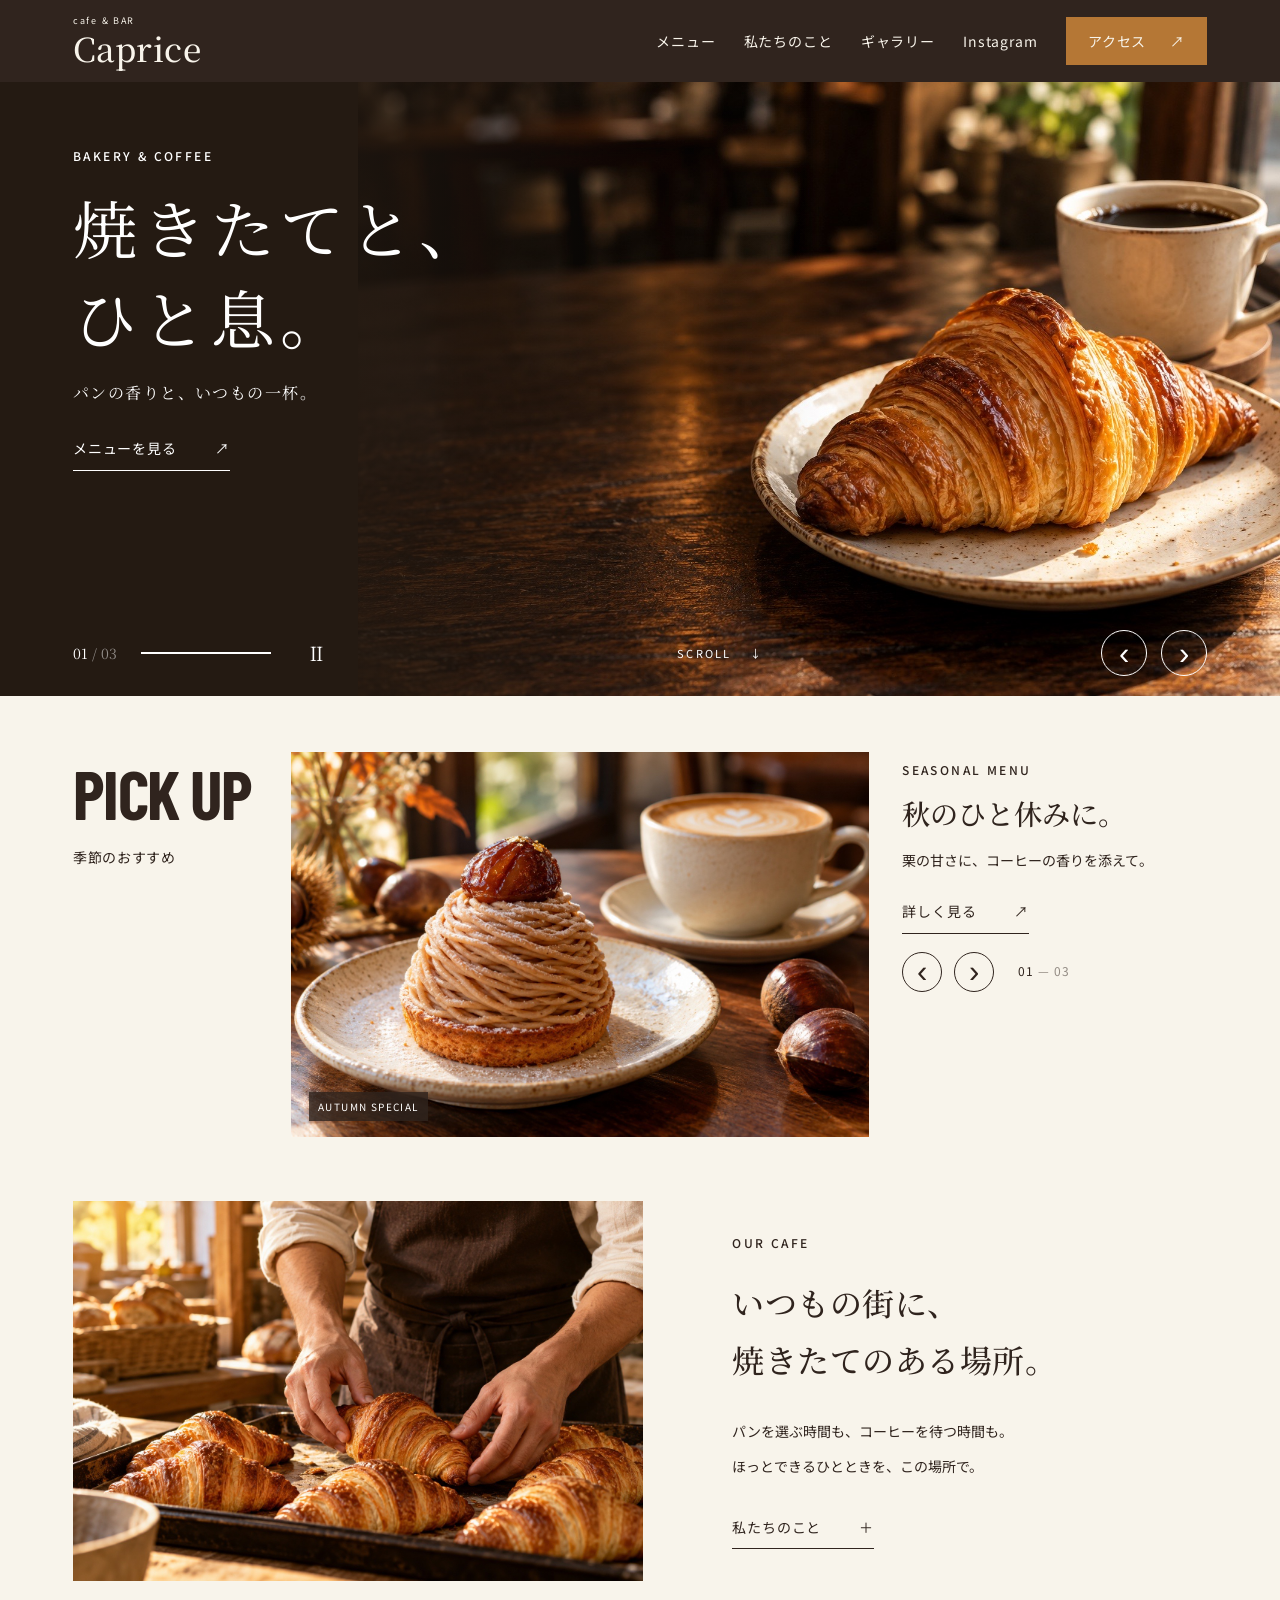
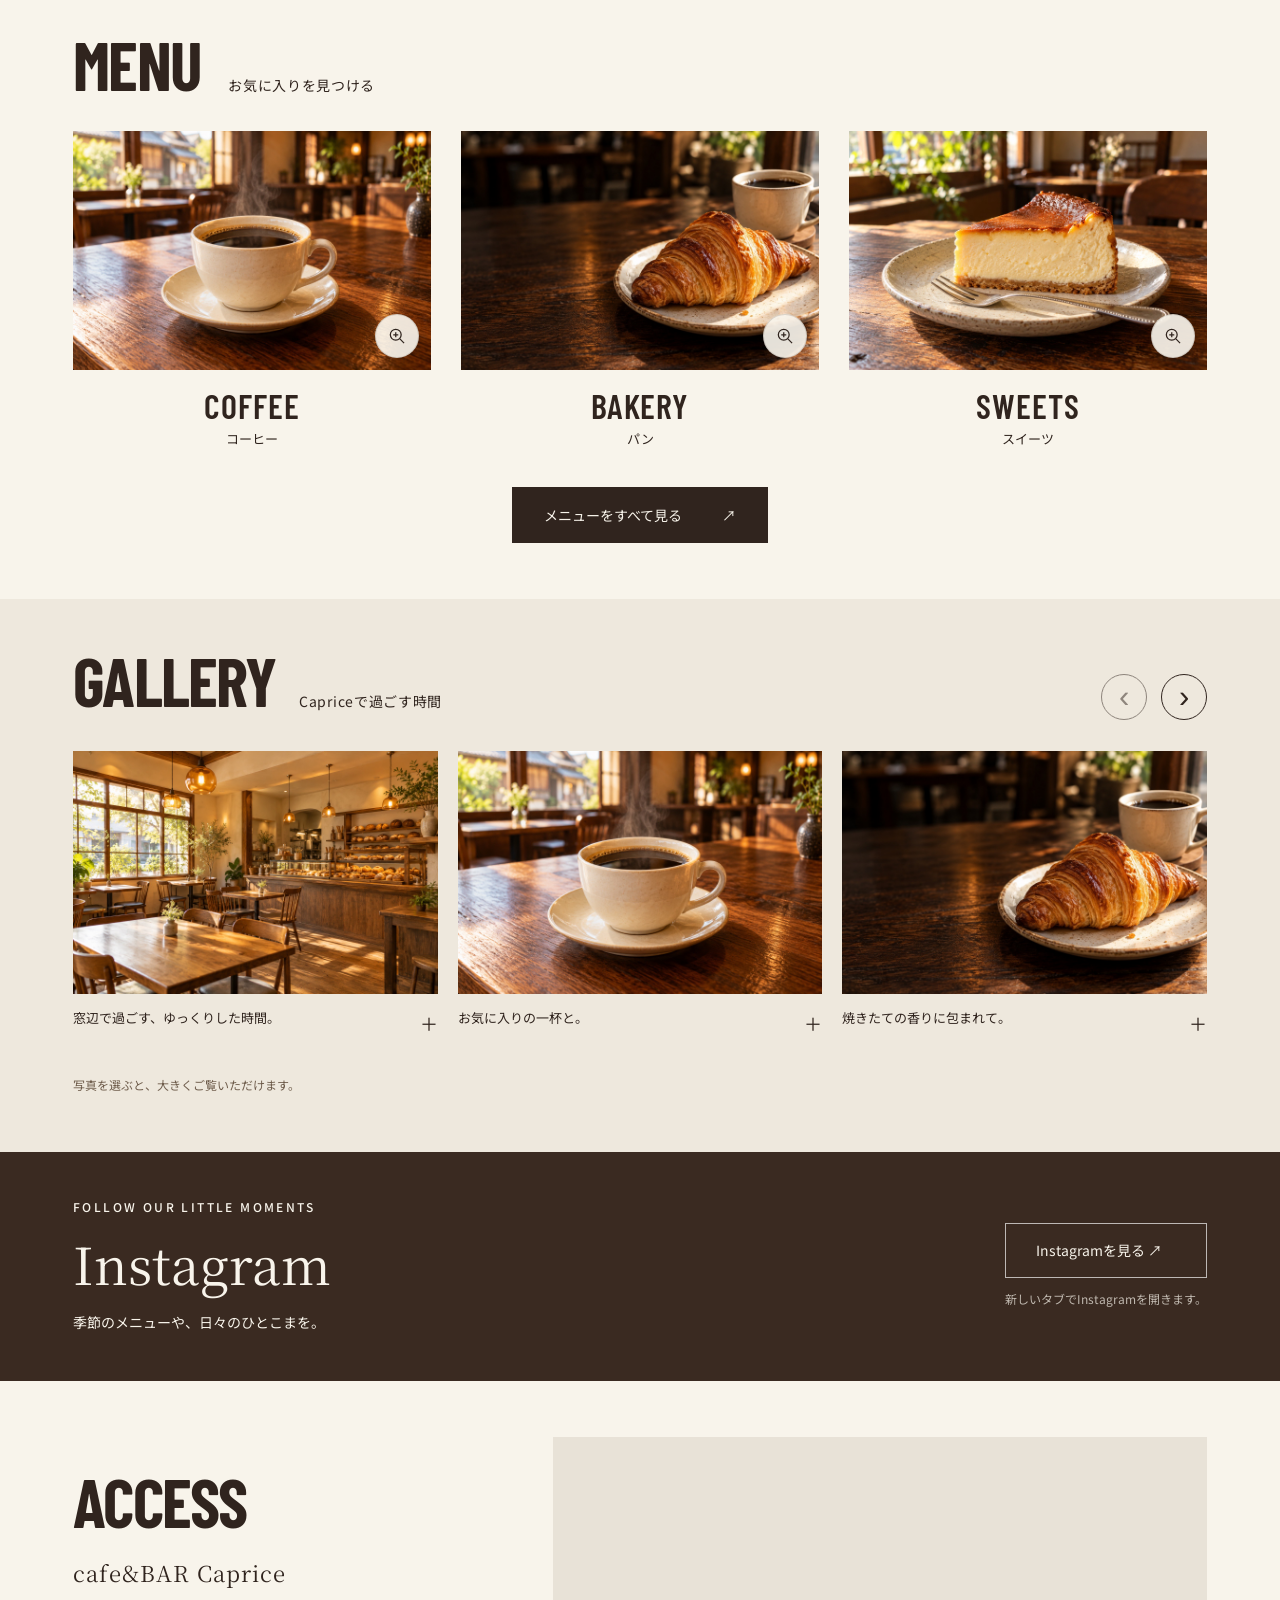
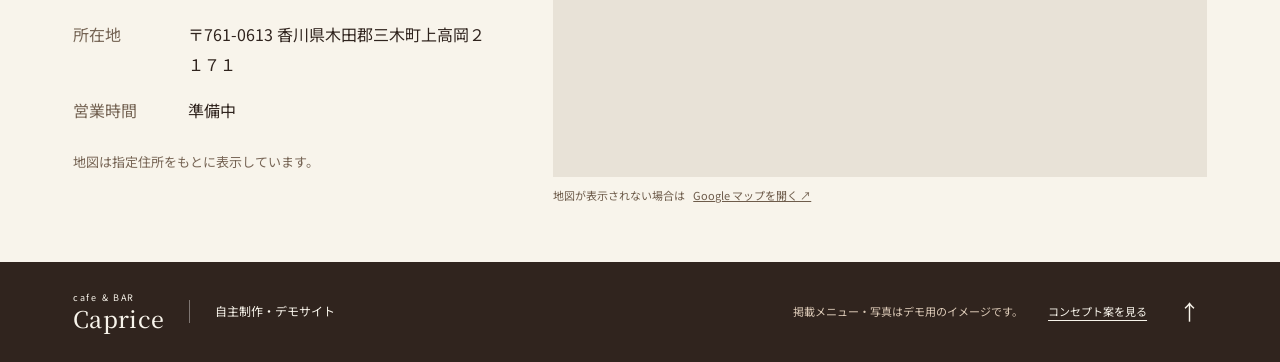
<file: index.html>
<!doctype html>
<html lang="ja">
<head>
  <meta charset="utf-8">
  <meta name="viewport" content="width=device-width, initial-scale=1">
  <meta name="theme-color" content="#30241e">
  <title>cafe&BAR Caprice — 焼きたてと、ひと息。</title>
  <meta name="description" content="パンの香りと、いつもの一杯。焼きたてのパンとコーヒーを楽しむ、cafe&BAR Capriceのデモサイトです。">
  <link rel="icon" type="image/svg+xml" href="data:image/svg+xml,%3Csvg xmlns='http://www.w3.org/2000/svg' viewBox='0 0 40 40'%3E%3Crect width='40' height='40' rx='8' fill='%2330241e'/%3E%3Cpath d='M9 13h19v12a7 7 0 0 1-7 7h-5a7 7 0 0 1-7-7zm19 2h3a5 5 0 0 1 0 10h-3' fill='none' stroke='%23f8f4eb' stroke-width='3'/%3E%3C/svg%3E">
  <link rel="stylesheet" href="styles.css?v=20261004-soft-ui">
  <link rel="preload" as="image" href="assets/hero.jpg" fetchpriority="high">
  <script src="site-settings.js?v=20261018-instagram" defer></script>
  <script src="app.js?v=20261004-soft-ui" defer></script>
</head>
<body id="top">
  <a class="skip-link" href="#main">本文へスキップ</a>
  <header class="header">
    <a class="wordmark" href="index.html#top" aria-label="cafe&BAR Caprice トップ"><span>cafe &amp; BAR</span>Caprice</a>
    <button class="nav-toggle" aria-expanded="false" aria-controls="navigation" aria-label="メニューを開く"><span></span><span></span></button>
    <nav id="navigation" aria-label="メインナビゲーション"><a href="menu.html">メニュー</a><a href="index.html#story">私たちのこと</a><a href="index.html#gallery">ギャラリー</a><a href="index.html#instagram">Instagram</a><a class="visit-link" href="index.html#visit">アクセス <span aria-hidden="true">↗</span></a></nav>
  </header>
  <main id="main">
    <section class="hero" aria-label="カフェのおすすめ" aria-roledescription="カルーセル">
      <div class="hero-images" aria-hidden="true">
        <img class="hero-image active" src="assets/hero.jpg" alt="" width="1536" height="1024" fetchpriority="high">
        <img class="hero-image" src="assets/seasonal.jpg" alt="" width="1536" height="1024">
        <img class="hero-image" src="assets/story.jpg" alt="" width="1536" height="1024">
      </div>
      <div class="hero-shade"></div>
      <div class="hero-copy">
        <p class="eyebrow">BAKERY &amp; COFFEE</p>
        <h1>焼きたてと、<br>ひと息。</h1>
        <p class="hero-description">パンの香りと、いつもの一杯。</p>
        <a class="text-link light" href="menu.html">メニューを見る <span aria-hidden="true">↗</span></a>
      </div>
      <div class="hero-controls">
        <div class="hero-state"><span id="hero-count">01 <span class="muted">/ 03</span></span><span class="progress-track"><span id="hero-progress"></span></span><button id="hero-pause" class="icon-button" aria-label="スライドの自動再生を停止"><span aria-hidden="true">Ⅱ</span></button></div>
        <span class="scroll-hint">SCROLL <span aria-hidden="true">↓</span></span>
        <div class="arrows"><button class="circle light" id="hero-prev" aria-label="前の写真">‹</button><button class="circle light" id="hero-next" aria-label="次の写真">›</button></div>
      </div>
      <span class="sr-only" id="hero-status" aria-live="polite"></span>
    </section>

    <section class="pickup section-pad" id="pickup" aria-labelledby="pickup-heading">
      <div class="section-heading reveal"><h2 id="pickup-heading">PICK UP</h2><p>季節のおすすめ</p></div>
      <div class="pickup-visual reveal"><img id="pickup-image" src="assets/seasonal.jpg" alt="栗のモンブランとカフェラテ" width="1536" height="1024" loading="lazy"><span class="image-tag" id="pickup-tag">AUTUMN SPECIAL</span></div>
      <div class="pickup-copy reveal">
        <div id="pickup-text" aria-live="polite" aria-atomic="true"><p class="eyebrow" id="pickup-label">SEASONAL MENU</p><h3 id="pickup-title">秋のひと休みに。</h3><p id="pickup-description">栗の甘さに、<wbr>コーヒーの香りを添えて。</p></div>
        <button class="text-link" id="pickup-detail" data-detail="seasonal">詳しく見る <span aria-hidden="true">↗</span></button>
        <div class="pickup-controls"><button class="circle" id="pickup-prev" aria-label="前のおすすめ">‹</button><button class="circle" id="pickup-next" aria-label="次のおすすめ">›</button><span id="pickup-count" aria-label="3件中1件目">01 <span class="muted">— 03</span></span></div>
      </div>
    </section>

    <section class="story" id="story" aria-labelledby="story-heading">
      <div class="story-images reveal"><img class="baker-photo" src="assets/story.jpg" alt="焼き上がったクロワッサンをトレーに並べる手元" width="1536" height="1024" loading="lazy"><div class="story-inset"><img src="assets/coffee.jpg" alt="陶器のカップに注がれたコーヒー" width="1536" height="1024" loading="lazy"><span>A LITTLE MOMENT, EVERY DAY.</span></div></div>
      <div class="story-copy reveal"><p class="eyebrow">OUR CAFE</p><h2 id="story-heading"><span>いつもの街に、</span><span>焼きたてのある場所。</span></h2><p>パンを選ぶ時間も、<wbr>コーヒーを待つ時間も。<br>ほっとできるひとときを、この場所で。</p><details class="story-more"><summary class="text-link">私たちのこと <span aria-hidden="true">＋</span></summary><p>さくっとしたひと口と、ふわりと広がるバターの香り。お気に入りのパンに、淹れたてのコーヒーを合わせて。ひとりで過ごす朝も、誰かと話したい午後も、気軽に立ち寄れるカフェをイメージしました。</p></details></div>
    </section>

    <section class="menu section-pad" id="menu" aria-labelledby="menu-heading">
      <div class="section-heading inline reveal"><h2 id="menu-heading">MENU</h2><p>お気に入りを見つける</p></div>
      <div class="menu-grid">
        <button class="menu-item reveal" data-detail="coffee"><div class="menu-photo"><img src="assets/coffee.jpg" alt="陶器のカップに注がれたコーヒー" width="1536" height="1024" loading="lazy"><span class="photo-zoom" aria-hidden="true"><svg viewBox="0 0 24 24" width="20" height="20" fill="none" stroke="currentColor" stroke-width="1.5"><circle cx="10.5" cy="10.5" r="6.5"/><path d="m15.5 15.5 5 5M10.5 7.5v6m-3-3h6"/></svg></span></div><h3>COFFEE</h3><p>コーヒー</p></button>
        <button class="menu-item reveal" data-detail="bakery"><div class="menu-photo bakery-photo"><img src="assets/hero.jpg" alt="香ばしく焼き上げたクロワッサン" width="1536" height="1024" loading="lazy"><span class="photo-zoom" aria-hidden="true"><svg viewBox="0 0 24 24" width="20" height="20" fill="none" stroke="currentColor" stroke-width="1.5"><circle cx="10.5" cy="10.5" r="6.5"/><path d="m15.5 15.5 5 5M10.5 7.5v6m-3-3h6"/></svg></span></div><h3>BAKERY</h3><p>パン</p></button>
        <button class="menu-item reveal" data-detail="cheesecake"><div class="menu-photo"><img src="assets/cheesecake.jpg" alt="焼き色のついたチーズケーキ" width="1536" height="1024" loading="lazy"><span class="photo-zoom" aria-hidden="true"><svg viewBox="0 0 24 24" width="20" height="20" fill="none" stroke="currentColor" stroke-width="1.5"><circle cx="10.5" cy="10.5" r="6.5"/><path d="m15.5 15.5 5 5M10.5 7.5v6m-3-3h6"/></svg></span></div><h3>SWEETS</h3><p>スイーツ</p></button>
      </div>
      <div class="menu-all"><a class="solid-button" href="menu.html">メニューをすべて見る <span aria-hidden="true">↗</span></a></div>
    </section>

<section class="gallery section-pad" id="gallery" aria-labelledby="gallery-heading">
      <div class="gallery-heading"><div class="section-heading inline"><h2 id="gallery-heading">GALLERY</h2><p>Capriceで過ごす時間</p></div><div class="arrows"><button class="circle" id="gallery-scroll-prev" aria-label="ギャラリーを左へ">‹</button><button class="circle" id="gallery-scroll-next" aria-label="ギャラリーを右へ">›</button></div></div>
      <div class="gallery-track" id="gallery-track" aria-label="カフェの写真一覧" tabindex="0">
        <button class="gallery-item" data-gallery="0" aria-label="窓辺で過ごす、ゆっくりした時間。 写真を拡大"><img src="assets/interior.jpg" alt="窓辺で過ごす、ゆっくりした時間。" width="1536" height="1024" loading="lazy"><span class="gallery-caption"><span>窓辺で過ごす、ゆっくりした時間。</span><span aria-hidden="true">＋</span></span></button><button class="gallery-item" data-gallery="1" aria-label="お気に入りの一杯と。 写真を拡大"><img src="assets/coffee.jpg" alt="お気に入りの一杯と。" width="1536" height="1024" loading="lazy"><span class="gallery-caption"><span>お気に入りの一杯と。</span><span aria-hidden="true">＋</span></span></button><button class="gallery-item" data-gallery="2" aria-label="焼きたての香りに包まれて。 写真を拡大"><img src="assets/hero.jpg" alt="焼きたての香りに包まれて。" width="1536" height="1024" loading="lazy"><span class="gallery-caption"><span>焼きたての香りに包まれて。</span><span aria-hidden="true">＋</span></span></button><button class="gallery-item" data-gallery="3" aria-label="午後に、甘いひと休み。 写真を拡大"><img src="assets/cheesecake.jpg" alt="午後に、甘いひと休み。" width="1536" height="1024" loading="lazy"><span class="gallery-caption"><span>午後に、甘いひと休み。</span><span aria-hidden="true">＋</span></span></button><button class="gallery-item" data-gallery="4" aria-label="ひとつずつ、丁寧に。 写真を拡大"><img src="assets/story.jpg" alt="ひとつずつ、丁寧に。" width="1536" height="1024" loading="lazy"><span class="gallery-caption"><span>ひとつずつ、丁寧に。</span><span aria-hidden="true">＋</span></span></button><button class="gallery-item" data-gallery="5" aria-label="季節のおいしさを楽しむ。 写真を拡大"><img src="assets/seasonal.jpg" alt="季節のおいしさを楽しむ。" width="1536" height="1024" loading="lazy"><span class="gallery-caption"><span>季節のおいしさを楽しむ。</span><span aria-hidden="true">＋</span></span></button>
      </div><p class="gallery-note">写真を選ぶと、大きくご覧いただけます。</p>
    </section>
    <section class="instagram section-pad" id="instagram" aria-labelledby="instagram-heading"><div><p class="eyebrow">FOLLOW OUR LITTLE MOMENTS</p><h2 id="instagram-heading">Instagram</h2><p>季節のメニューや、日々のひとこまを。</p></div><div class="instagram-action"><a class="outline-button instagram-link" aria-disabled="true">Instagramアカウント 準備中</a><p>アカウントは決まり次第ご案内します。</p></div></section>
    <section class="access section-pad" id="visit" aria-labelledby="access-heading"><div class="access-copy"><div class="section-heading"><h2 id="access-heading">ACCESS</h2><p>cafe&amp;BAR Caprice</p></div><dl class="visit-facts"><dt>所在地</dt><dd data-address>〒761-0613 香川県木田郡三木町上高岡２１７１</dd><dt>営業時間</dt><dd data-hours>準備中</dd></dl><p class="map-note">地図は指定住所をもとに表示しています。</p></div><div class="map-wrap"><iframe id="access-map" src="https://maps.google.com/maps?q=%E3%80%92761-0613%20%E9%A6%99%E5%B7%9D%E7%9C%8C%E6%9C%A8%E7%94%B0%E9%83%A1%E4%B8%89%E6%9C%A8%E7%94%BA%E4%B8%8A%E9%AB%98%E5%B2%A1%EF%BC%92%EF%BC%91%EF%BC%97%EF%BC%91&amp;output=embed" title="cafe&amp;BAR Caprice アクセスマップ" loading="lazy" referrerpolicy="no-referrer-when-downgrade" allowfullscreen></iframe><p class="map-fallback">地図が表示されない場合は<a href="https://www.google.com/maps/search/?api=1&amp;query=%E3%80%92761-0613%20%E9%A6%99%E5%B7%9D%E7%9C%8C%E6%9C%A8%E7%94%B0%E9%83%A1%E4%B8%89%E6%9C%A8%E7%94%BA%E4%B8%8A%E9%AB%98%E5%B2%A1%EF%BC%92%EF%BC%91%EF%BC%97%EF%BC%91" target="_blank" rel="noopener noreferrer">Google マップを開く ↗</a></p></div></section>
  </main>
  <footer><a class="wordmark" href="index.html#top"><span>cafe &amp; BAR</span>Caprice</a><p>自主制作・デモサイト</p><span>掲載メニュー・写真はデモ用のイメージです。</span><a class="design-comparison" href="concept/index.html">コンセプト案を見る</a><a class="back-top" href="index.html#top" aria-label="ページの先頭へ">↑</a></footer>
  <dialog id="gallery-dialog" aria-labelledby="gallery-dialog-title"><div class="lightbox-toolbar"><h2 id="gallery-dialog-title">GALLERY</h2><span id="gallery-counter" aria-live="polite"></span><button id="gallery-close" class="circle" aria-label="ギャラリーを閉じる" autofocus>×</button></div><div class="lightbox-stage"><button id="gallery-prev" class="circle" aria-label="前のギャラリー写真">‹</button><img id="gallery-full-image" alt="" width="1536" height="1024"><button id="gallery-next" class="circle" aria-label="次のギャラリー写真">›</button></div><p id="gallery-full-caption" aria-live="polite"></p><p id="gallery-error" hidden>写真を読み込めませんでした。前後の写真をお試しください。</p></dialog>
  <dialog id="detail-dialog" aria-labelledby="dialog-title"><button class="dialog-close circle" aria-label="閉じる" autofocus>×</button><div id="dialog-content"></div></dialog>
</body>
</html>
</file>
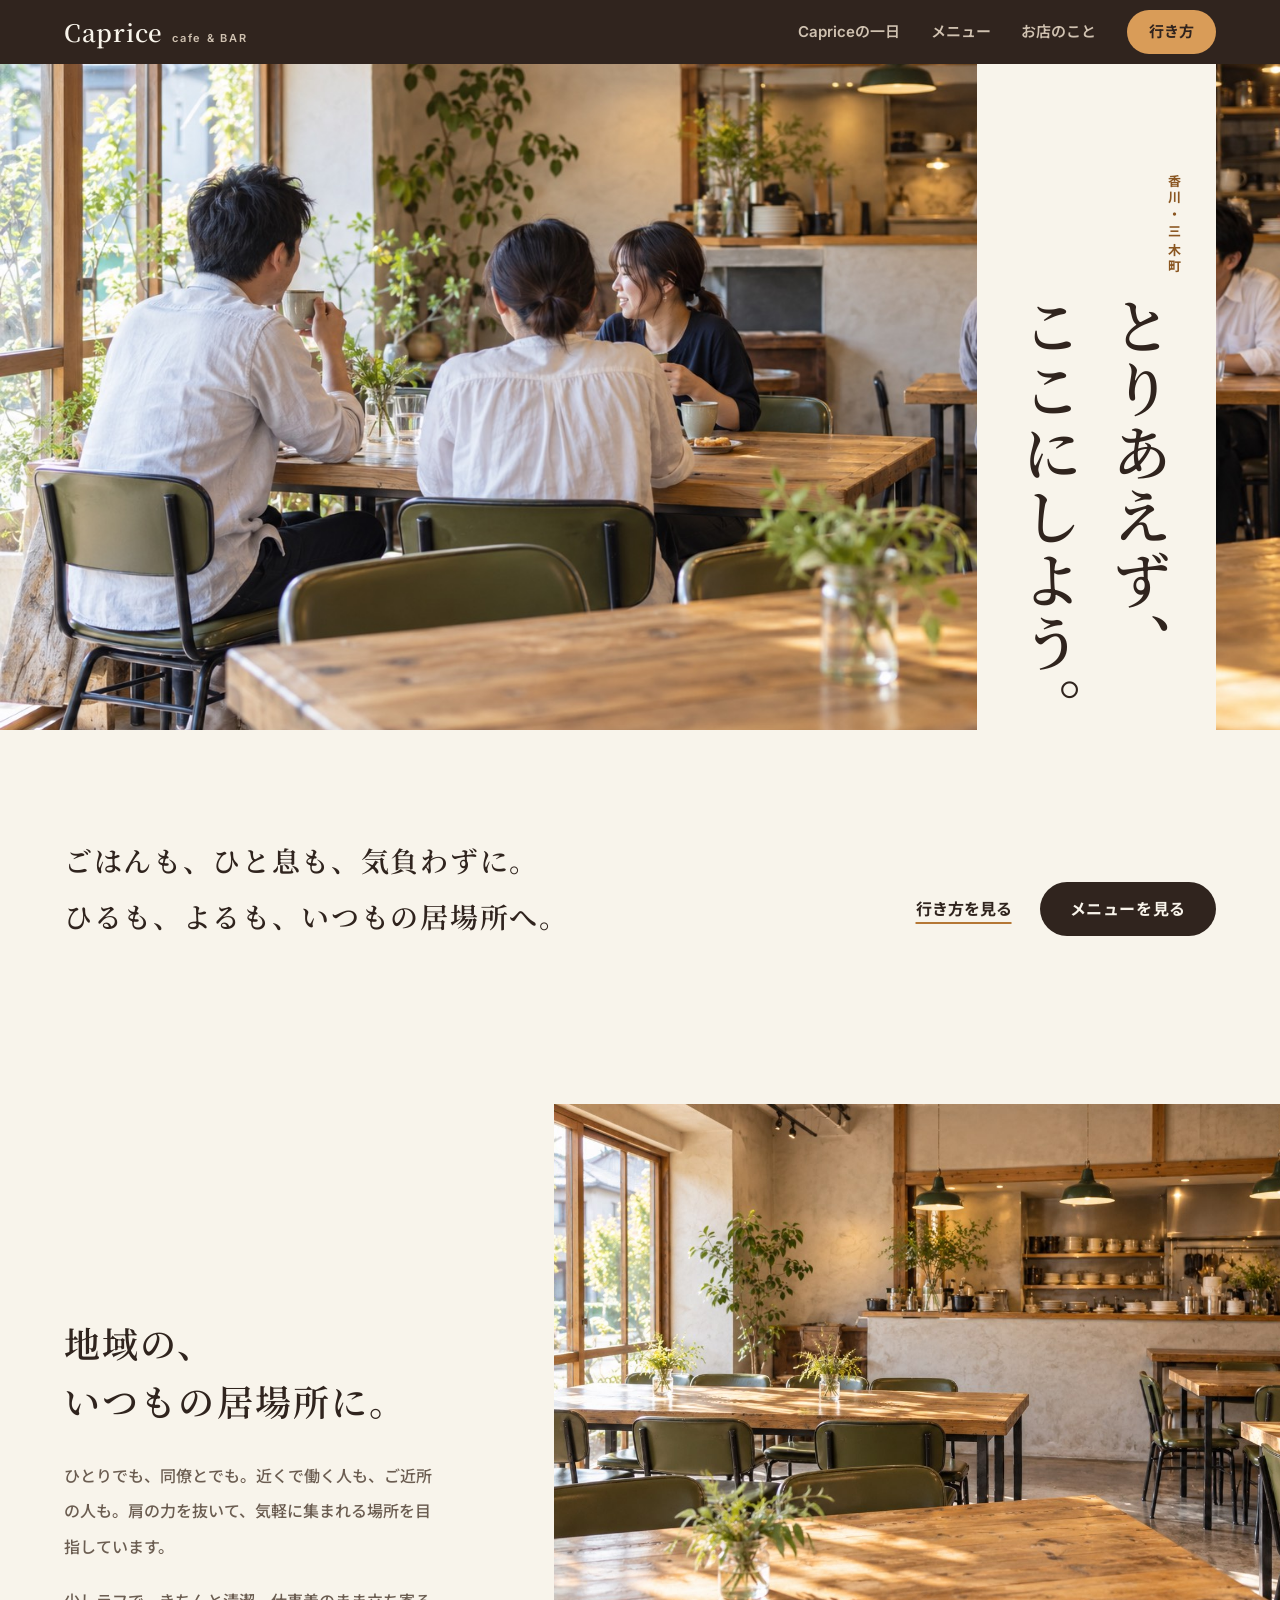
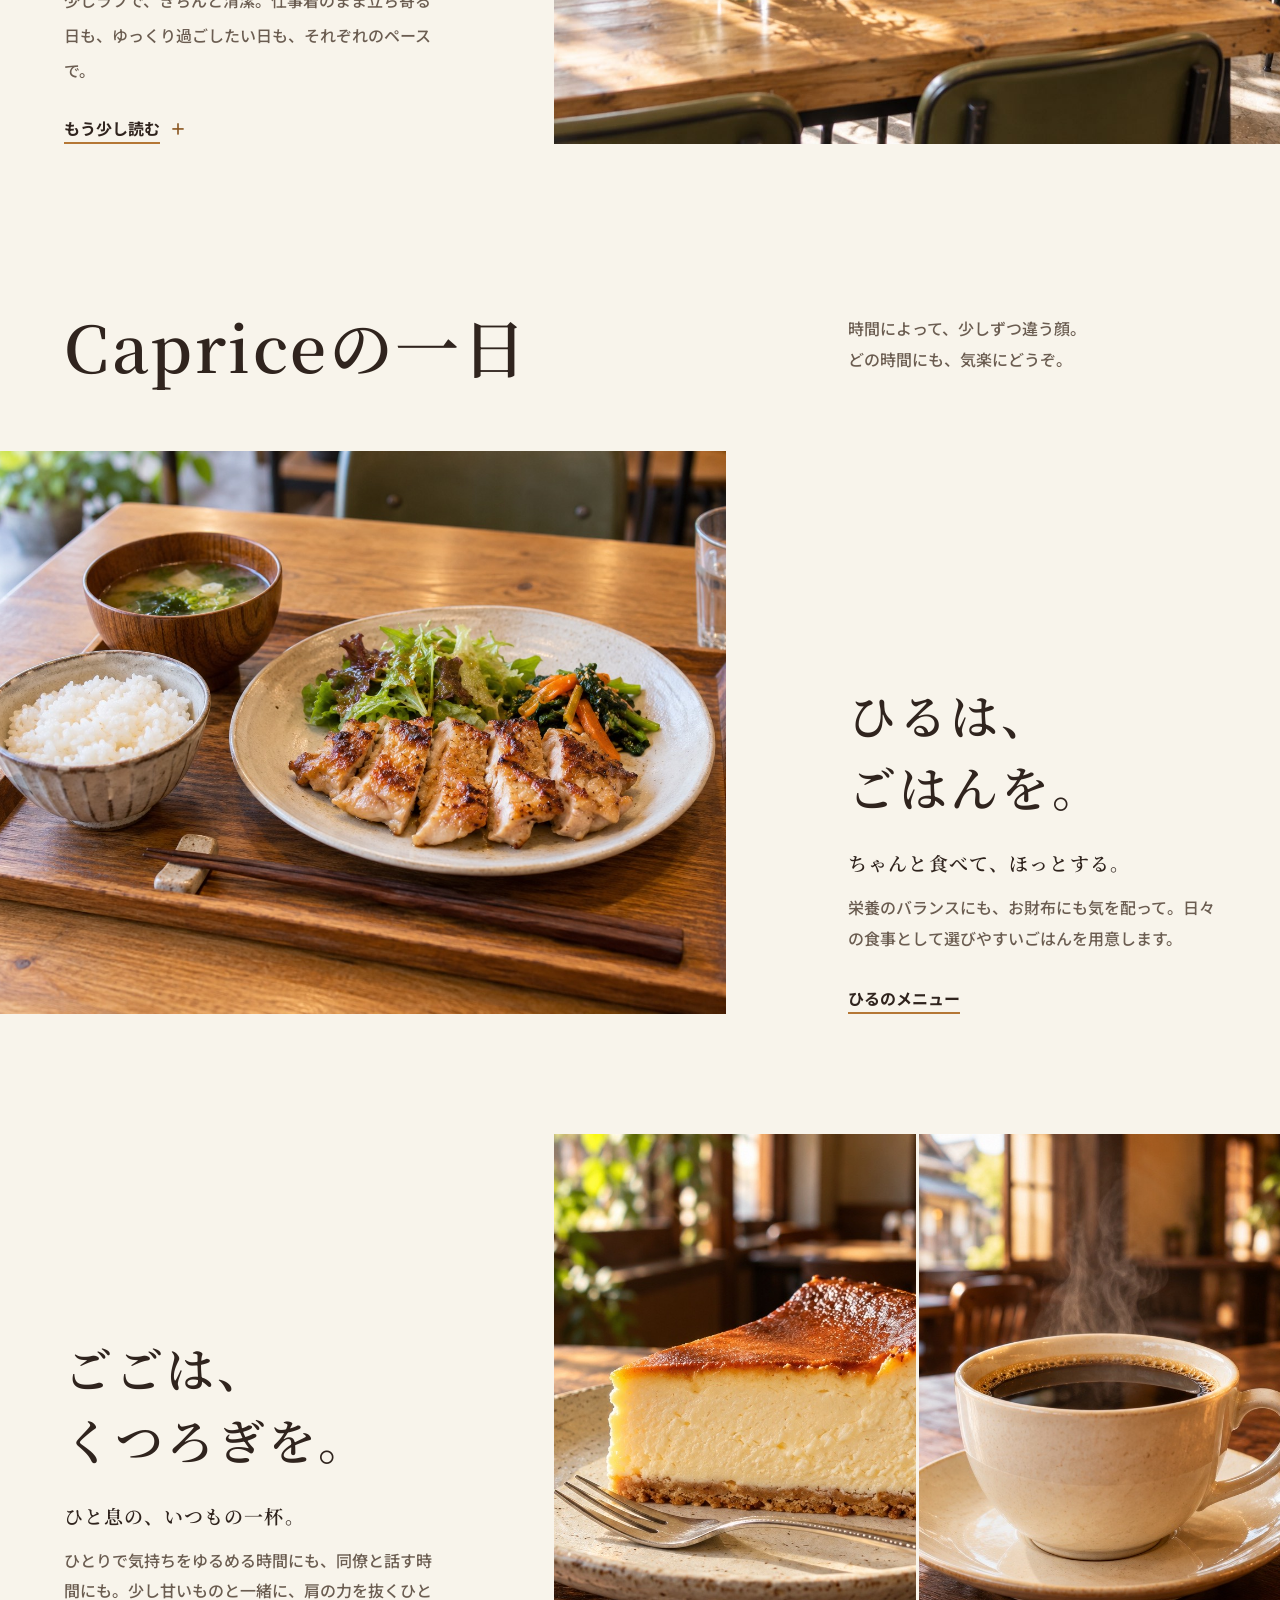
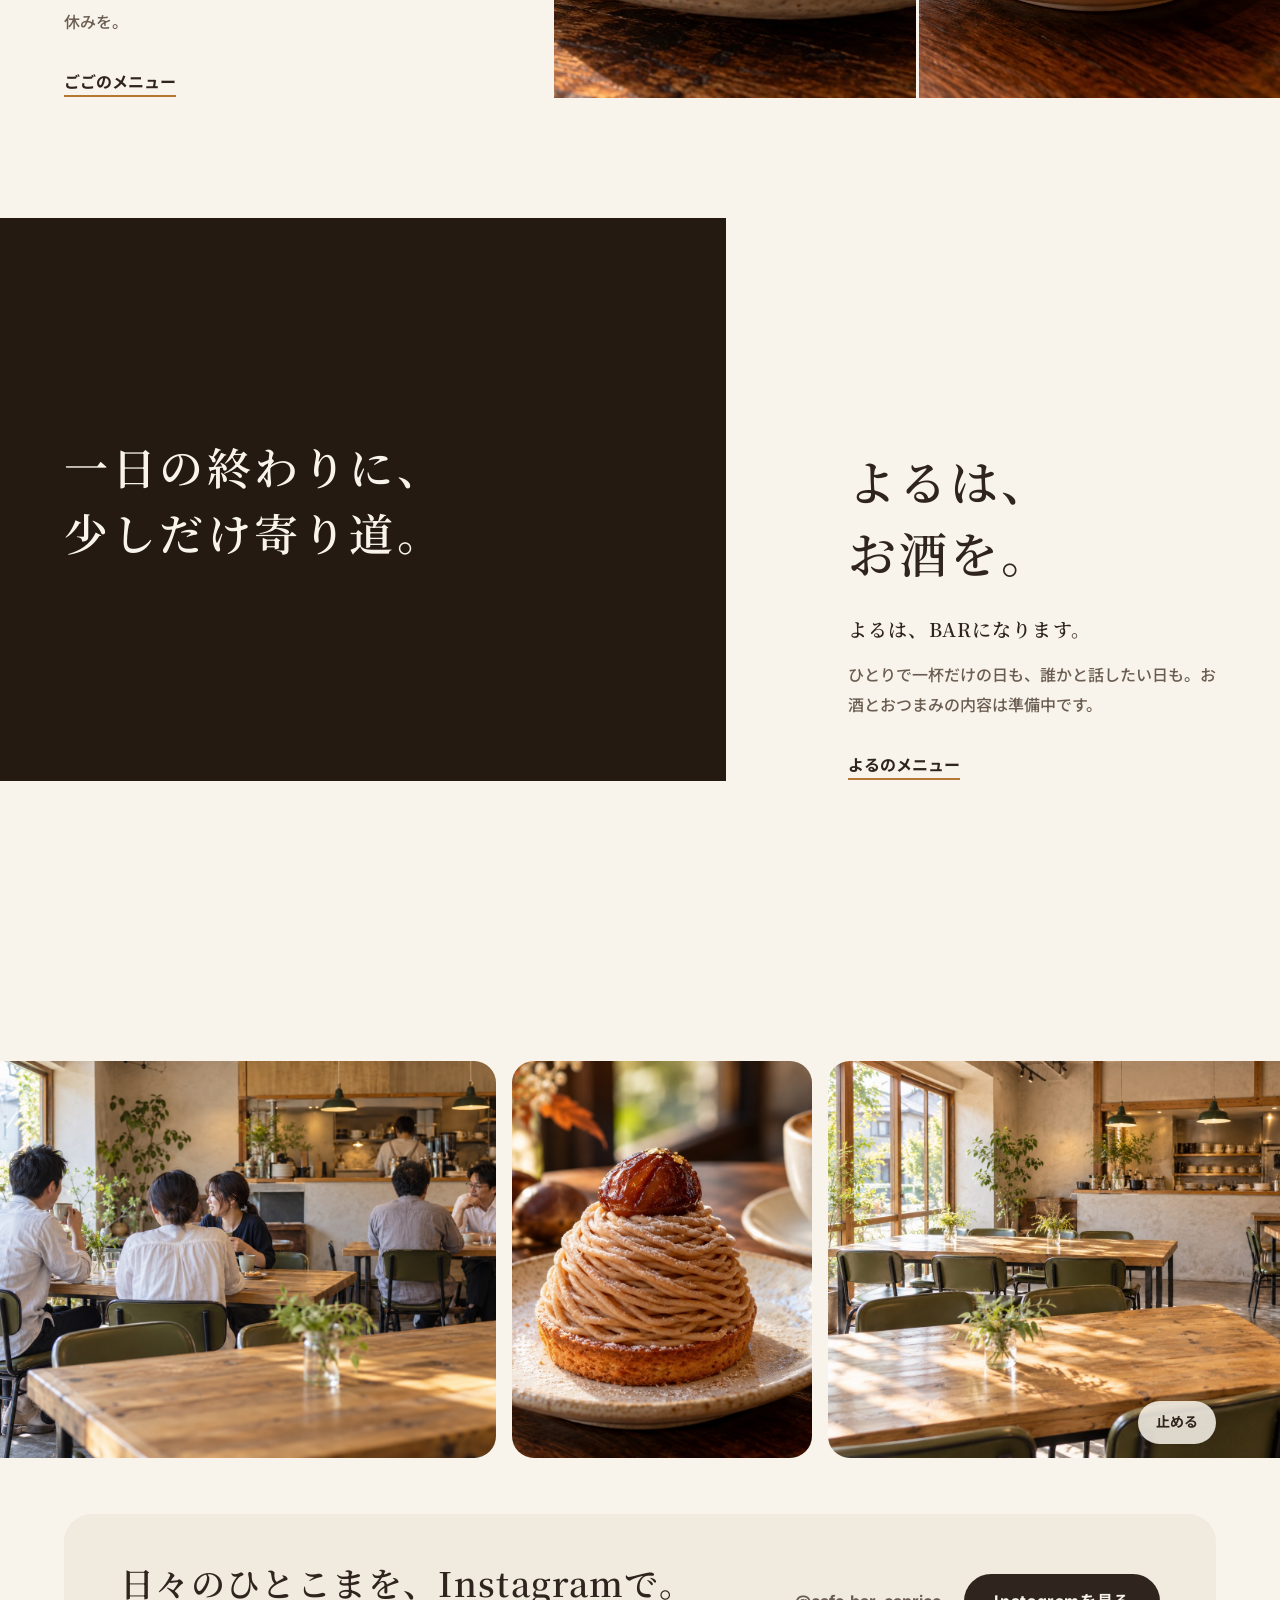
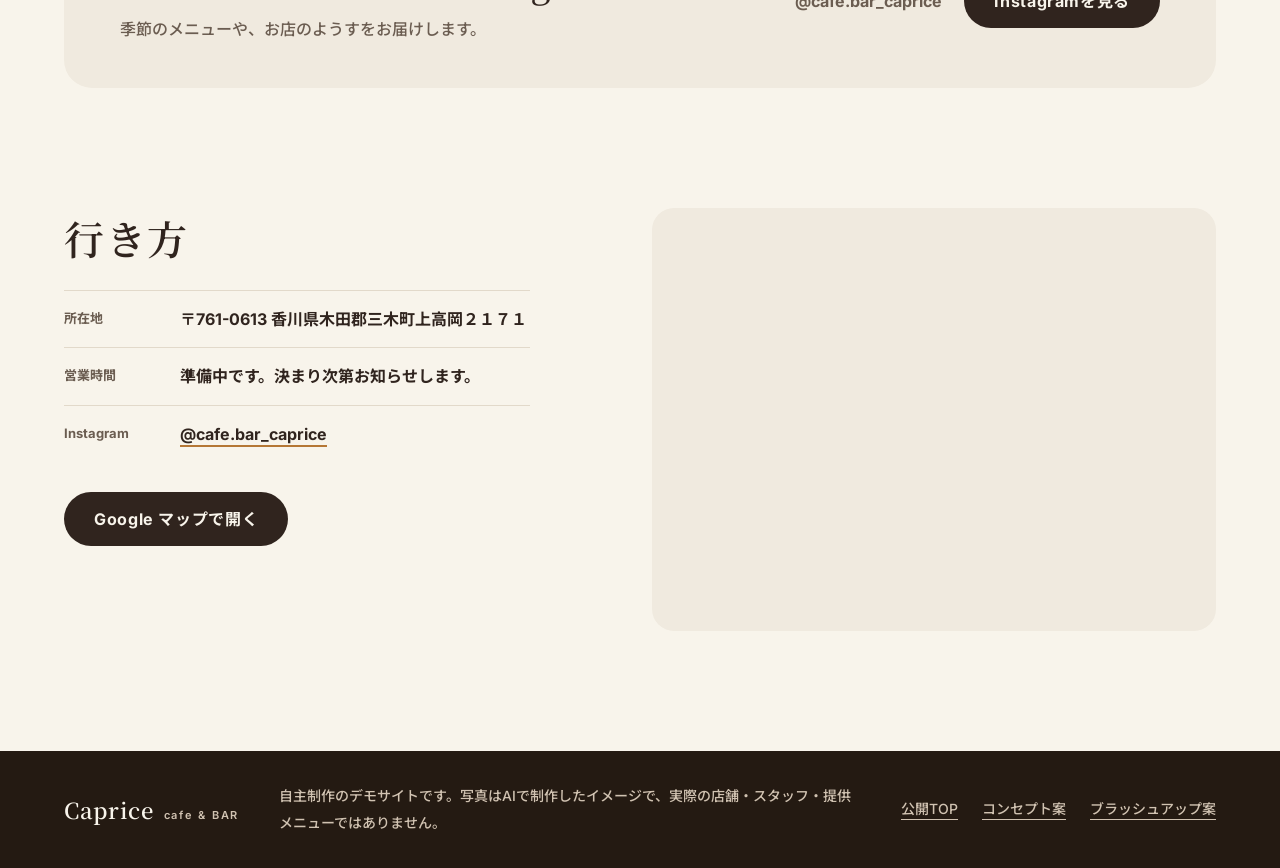
<file: blend/index.html>
<!doctype html>
<html lang="ja">
<head>
  <meta charset="utf-8">
  <meta name="viewport" content="width=device-width, initial-scale=1">
  <meta name="theme-color" content="#30241e">
  <title>ブレンド案 | cafe&amp;BAR Caprice — とりあえず、ここにしよう。</title>
  <meta name="description" content="香川・三木町のcafe&amp;BAR Caprice。ひるは、ごはんを。ごごは、くつろぎを。よるは、お酒を。地域のいつもの居場所を目指すお店のデモサイトです。">
  <meta name="robots" content="noindex">
  <meta property="og:type" content="website">
  <meta property="og:title" content="cafe&amp;BAR Caprice — とりあえず、ここにしよう。">
  <meta property="og:description" content="香川・三木町の、いつもの居場所。ひるは、ごはんを。ごごは、くつろぎを。よるは、お酒を。">
  <meta property="og:image" content="https://nakakun1923.github.io/cafe_demo/assets/community.jpg">
  <meta name="twitter:card" content="summary_large_image">
  <link rel="icon" type="image/svg+xml" href="data:image/svg+xml,%3Csvg xmlns='http://www.w3.org/2000/svg' viewBox='0 0 40 40'%3E%3Ccircle cx='20' cy='20' r='20' fill='%2330241e'/%3E%3Ctext x='20' y='29' text-anchor='middle' fill='%23f8f4eb' font-family='sans-serif' font-weight='700' font-size='26'%3EC%3C/text%3E%3C/svg%3E">
  <link rel="preconnect" href="https://fonts.googleapis.com">
  <link rel="preconnect" href="https://fonts.gstatic.com" crossorigin>
  <link rel="stylesheet" href="https://fonts.googleapis.com/css2?family=Noto+Sans+JP:wght@500;700&family=Noto+Serif+JP:wght@600&display=swap">
  <link rel="stylesheet" href="tokens.css">
  <link rel="stylesheet" href="caprice-theme.css">
  <link rel="stylesheet" href="styles.css">
  <link rel="preload" as="image" href="../assets/community.jpg" fetchpriority="high">
  <script src="site-settings.js" defer></script>
  <script src="app.js" defer></script>
</head>
<body id="top">
  <a class="skip-link" href="#main">本文へスキップ</a>

  <header class="site-header" data-theme="dusk">
    <a class="wordmark" href="index.html" aria-label="cafe&amp;BAR Caprice トップ">Caprice<small>cafe &amp; BAR</small></a>
    <button class="nav-toggle" type="button" aria-expanded="false" aria-controls="site-nav" aria-label="ナビゲーションを開く"><span></span><span></span></button>
    <nav id="site-nav" class="site-nav" aria-label="メインナビゲーション">
      <a href="#day">Capriceの一日</a>
      <a href="menu.html">メニュー</a>
      <a href="#about">お店のこと</a>
      <a class="nav-visit" href="#visit">行き方</a>
    </nav>
  </header>

  <main id="main">
    <!-- ヒーロー：写真は端まで。言葉は縦書きの札にして、写真の右端に差し込む -->
    <section class="hero" aria-labelledby="hero-heading">
      <img class="hero-photo" src="../assets/community.jpg" alt="窓辺の席で、気軽に会話を楽しむ人たちのイメージ" width="1536" height="1024" fetchpriority="high">
      <div class="hero-tab">
        <h1 id="hero-heading">とりあえず、<br>ここにしよう。</h1>
        <p>香川・三木町</p>
      </div>
    </section>

    <section class="intro grid" aria-label="ごあいさつ">
      <p class="intro-lead">ごはんも、ひと息も、気負わずに。<br>ひるも、よるも、いつもの居場所へ。</p>
      <div class="intro-actions">
        <a class="link" href="#visit">行き方を見る</a>
        <a class="button" href="menu.html">メニューを見る</a>
      </div>
    </section>

    <!-- お店のこと：言葉は左に細く、写真は右へ大きく、端まで -->
    <section class="about grid" id="about" aria-labelledby="about-heading">
      <div class="about-copy">
        <h2 id="about-heading">地域の、<br>いつもの居場所に。</h2>
        <p>ひとりでも、同僚とでも。近くで働く人も、ご近所の人も。肩の力を抜いて、気軽に集まれる場所を目指しています。</p>
        <p>少しラフで、きちんと清潔。仕事着のまま立ち寄る日も、ゆっくり過ごしたい日も、それぞれのペースで。</p>
        <details class="more">
          <summary>もう少し読む</summary>
          <p>年齢や性別を問わず、普段使いできるお店に。話したい人も、ひとりの時間を楽しみたい人も、気負わずいられる場所でありたいと考えています。</p>
          <p>人との出会いや会話が、誰かの夢や目標に向かうきっかけになる。そんな地域のつながりを育てていきます。</p>
          <p>働く私たちにとっても、大切な居場所に。安心して意見や「やってみたいこと」を話し、お互いを応援し合えるチームを目指しています。</p>
        </details>
      </div>
      <figure class="about-photo">
        <button type="button" class="zoom" data-zoom data-caption="木と自然光の、落ち着いた空間。">
          <img src="../assets/space.jpg" alt="木のテーブルと落ち着いた色の椅子が並ぶ、カフェの店内イメージ" width="1536" height="1024" loading="lazy">
        </button>
      </figure>
    </section>

    <!-- Capriceの一日：写真と言葉を左右に振り分け、章ごとに入れ替える。読み進めると地の色が日暮れていく -->
    <section class="day" id="day" aria-labelledby="day-heading">
      <header class="day-intro grid">
        <h2 id="day-heading">Capriceの一日</h2>
        <p>時間によって、少しずつ違う顔。<br>どの時間にも、気楽にどうぞ。</p>
      </header>

      <article class="ch grid" aria-labelledby="noon-heading">
        <div class="ch-photo">
          <button type="button" class="zoom" data-zoom data-caption="日替わりごはん（イメージ）" data-note="主菜と野菜の副菜、ごはん、汁物。適度にお腹を満たせて、栄養のバランスにも、お財布にも気を配る。「近くにちょうどいいお店があって助かる」と思ってもらえるごはんを目指しています。">
            <img src="../assets/lunch.jpg" alt="主菜と野菜の副菜、ごはん、汁物を並べたランチのイメージ" width="1536" height="1024" loading="lazy" style="object-position: 50% 58%">
          </button>
        </div>
        <div class="ch-copy">
          <h3 id="noon-heading" class="catch">ひるは、<br>ごはんを。</h3>
          <p class="lede">ちゃんと食べて、ほっとする。</p>
          <p>栄養のバランスにも、お財布にも気を配って。日々の食事として選びやすいごはんを用意します。</p>
          <a class="link" href="menu.html#noon">ひるのメニュー</a>
        </div>
      </article>

      <article class="ch ch-flip grid" aria-labelledby="afternoon-heading">
        <div class="ch-photo">
          <button type="button" class="zoom" data-zoom data-caption="チーズケーキ（イメージ）" data-note="気楽に過ごす午後の時間をイメージした写真です。スイーツの種類や提供内容は、決まり次第ご案内します。">
            <img src="../assets/cheesecake.jpg" alt="焼き色のついたチーズケーキのイメージ" width="1536" height="1024" loading="lazy" style="object-position: 40% 55%">
          </button>
          <button type="button" class="zoom" data-zoom data-caption="コーヒー（イメージ）" data-note="日々のひと休みに寄り添う一杯をイメージしました。豆や淹れ方、提供内容は準備中です。">
            <img src="../assets/coffee.jpg" alt="陶器のカップに注がれたコーヒーのイメージ" width="1536" height="1024" loading="lazy" style="object-position: 50% 62%">
          </button>
        </div>
        <div class="ch-copy">
          <h3 id="afternoon-heading" class="catch">ごごは、<br>くつろぎを。</h3>
          <p class="lede">ひと息の、いつもの一杯。</p>
          <p>ひとりで気持ちをゆるめる時間にも、同僚と話す時間にも。少し甘いものと一緒に、肩の力を抜くひと休みを。</p>
          <a class="link" href="menu.html#afternoon">ごごのメニュー</a>
        </div>
      </article>

      <article class="ch grid" aria-labelledby="night-heading">
        <div class="ch-photo ch-night">
          <p aria-hidden="true">一日の終わりに、<br>少しだけ寄り道。</p>
        </div>
        <div class="ch-copy">
          <h3 id="night-heading" class="catch">よるは、<br>お酒を。</h3>
          <p class="lede">よるは、BARになります。</p>
          <p>ひとりで一杯だけの日も、誰かと話したい日も。お酒とおつまみの内容は準備中です。</p>
          <a class="link" href="menu.html#night">よるのメニュー</a>
        </div>
      </article>
    </section>

    <!-- ギャラリー：写真が左へゆっくり流れ続ける。止めるボタンつき。「動きを減らす」設定では流さず、手で横にスクロール -->
    <section class="gallery" aria-label="お店の写真">
      <div class="gallery-window" tabindex="0" aria-label="お店の写真（横にスクロールできます）">
        <ul class="gallery-track">
          <li><img src="../assets/community.jpg" alt="窓辺の席で話す人たち" width="1536" height="1024" loading="lazy" style="object-position: 40% 45%"></li>
          <li class="tall"><img src="../assets/seasonal.jpg" alt="季節のモンブランとラテ" width="1536" height="1024" loading="lazy" style="object-position: 30% 50%"></li>
          <li><img src="../assets/space.jpg" alt="光の入る店内" width="1536" height="1024" loading="lazy" style="object-position: 50% 60%"></li>
          <li class="tall"><img src="../assets/coffee.jpg" alt="コーヒー" width="1536" height="1024" loading="lazy" style="object-position: 50% 60%"></li>
          <li><img src="../assets/lunch.jpg" alt="日替わりごはん" width="1536" height="1024" loading="lazy" style="object-position: 55% 55%"></li>
          <li class="tall"><img src="../assets/cheesecake.jpg" alt="チーズケーキ" width="1536" height="1024" loading="lazy" style="object-position: 45% 50%"></li>
        </ul>
      </div>
      <button type="button" class="gallery-toggle" aria-pressed="false" hidden>止める</button>
    </section>

    <section class="insta" id="instagram" aria-labelledby="insta-heading">
      <div class="insta-copy">
        <h2 id="insta-heading">日々のひとこまを、Instagramで。</h2>
        <p>季節のメニューや、お店のようすをお届けします。</p>
      </div>
      <div class="insta-actions">
        <span class="insta-handle" data-instagram-handle></span>
        <a class="button" data-instagram-link hidden target="_blank" rel="noopener noreferrer">Instagramを見る</a>
        <p class="insta-pending" data-instagram-pending>アカウントは準備中です。</p>
      </div>
    </section>

    <!-- 行き方：明るい地で。決まっていない項目は並べず、営業時間の一行にまとめる -->
    <section class="visit grid" id="visit" aria-labelledby="visit-heading">
      <div class="visit-copy">
        <h2 id="visit-heading">行き方</h2>
        <dl class="facts">
          <div><dt>所在地</dt><dd data-setting="address">〒761-0613 香川県木田郡三木町上高岡２１７１</dd></div>
          <div><dt>営業時間</dt><dd data-setting="hours">準備中です。決まり次第お知らせします。</dd></div>
          <div data-optional hidden><dt>定休日</dt><dd data-setting="closed"></dd></div>
          <div data-optional hidden><dt>駐車場</dt><dd data-setting="parking"></dd></div>
          <div data-optional hidden><dt>電話</dt><dd data-setting="phone"></dd></div>
          <div><dt>Instagram</dt><dd data-setting="instagram">準備中</dd></div>
        </dl>
        <a class="button" id="map-link" href="https://maps.app.goo.gl/Vgrr5Rz76EheiTUi8" target="_blank" rel="noopener noreferrer">Google マップで開く</a>
      </div>
      <div class="visit-map">
        <iframe id="map" src="https://maps.google.com/maps?q=cafe%26BAR%20Caprice%20%E3%80%92761-0613%20%E9%A6%99%E5%B7%9D%E7%9C%8C%E6%9C%A8%E7%94%B0%E9%83%A1%E4%B8%89%E6%9C%A8%E7%94%BA%E4%B8%8A%E9%AB%98%E5%B2%A1%EF%BC%92%EF%BC%91%EF%BC%97%EF%BC%91&amp;output=embed" title="cafe&amp;BAR Caprice 周辺の地図" loading="lazy" referrerpolicy="no-referrer-when-downgrade" allowfullscreen></iframe>
      </div>
    </section>
  </main>

  <nav class="quickbar" aria-label="よく使う行き先"><a href="#visit">行き方</a><a href="menu.html">メニュー</a><a data-instagram-link hidden target="_blank" rel="noopener noreferrer">Instagram</a></nav>

  <footer class="site-footer" data-theme="dusk">
    <a class="wordmark" href="#top">Caprice<small>cafe &amp; BAR</small></a>
    <p>自主制作のデモサイトです。写真はAIで制作したイメージで、実際の店舗・スタッフ・提供メニューではありません。</p>
    <nav aria-label="デザイン案の比較"><a href="../index.html">公開TOP</a><a href="../concept/index.html">コンセプト案</a><a href="../refined/index.html">ブラッシュアップ案</a></nav>
  </footer>

  <dialog id="zoom-dialog" aria-labelledby="zoom-caption">
    <button type="button" class="dialog-close" aria-label="閉じる" autofocus>×</button>
    <img id="zoom-image" alt="" width="1536" height="1024">
    <div class="dialog-body"><h2 id="zoom-caption"></h2><p id="zoom-note"></p></div>
  </dialog>
</body>
</html>
</file>
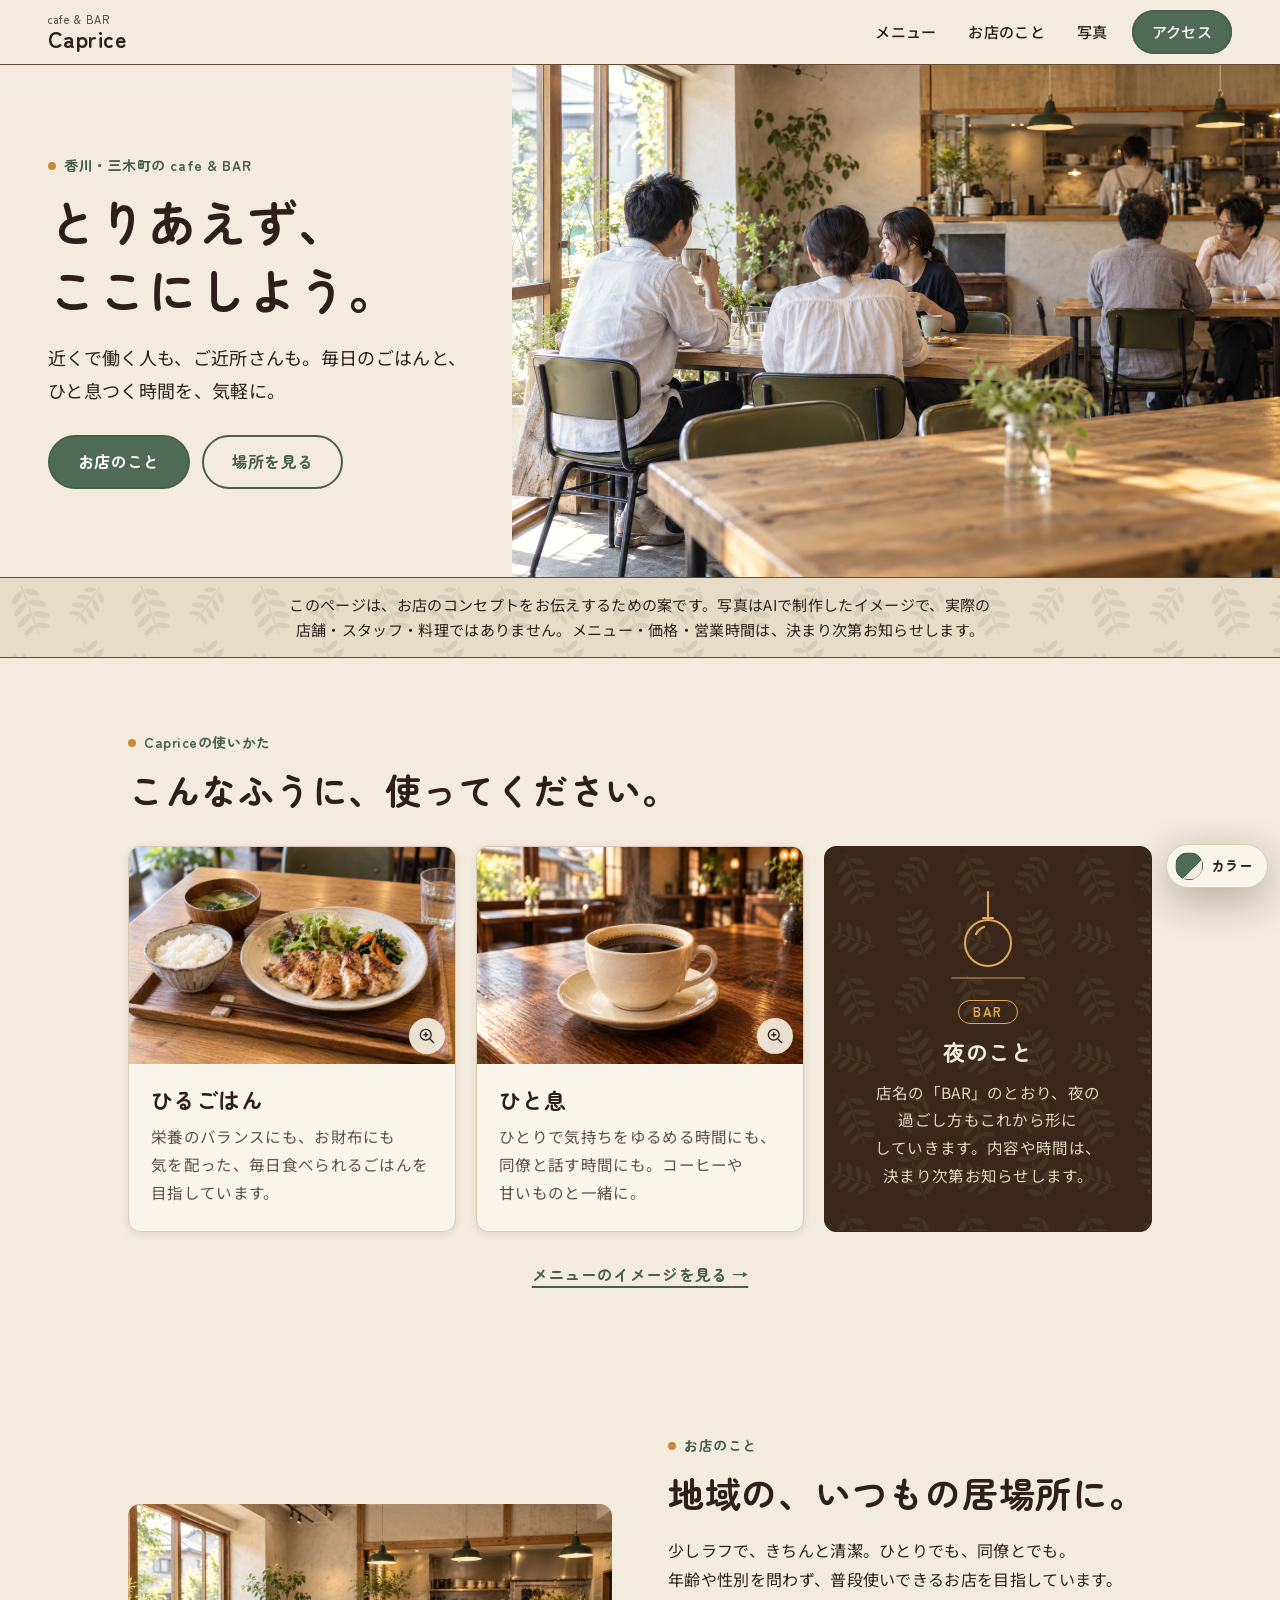
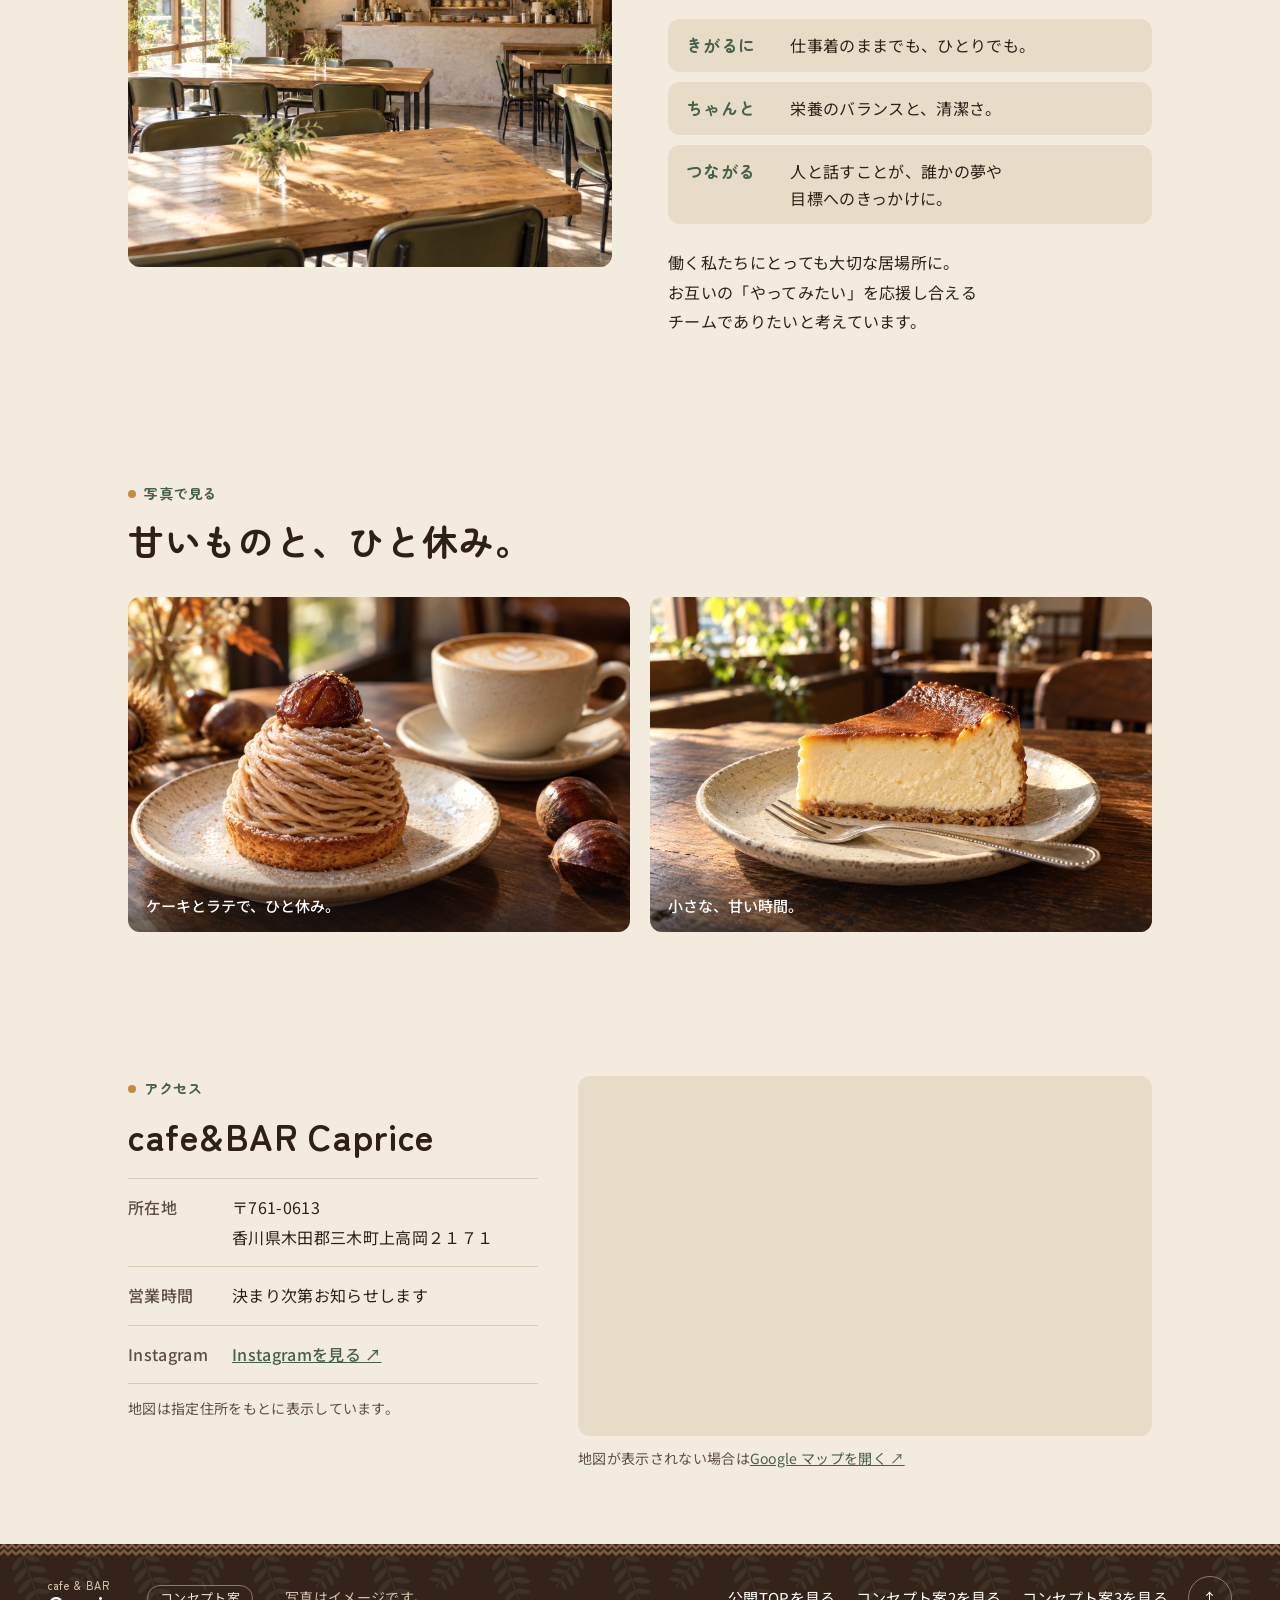
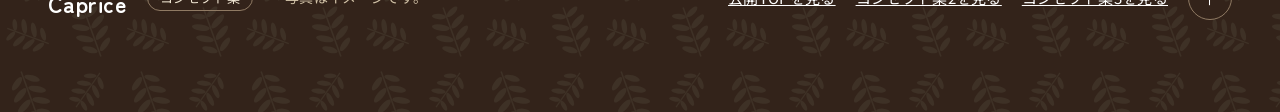
<file: concept/index.html>
<!doctype html>
<html lang="ja">
<head>
  <meta charset="utf-8">
  <meta name="viewport" content="width=device-width, initial-scale=1">
  <meta name="theme-color" content="#F3EBDD">
  <title>コンセプト案 | cafe&amp;BAR Caprice — とりあえず、ここにしよう。</title>
  <meta name="description" content="香川・三木町のcafe&BAR Caprice。近くで働く人にも、ご近所さんにも。毎日のごはんと、ひと息つく時間を気軽に楽しめるお店のコンセプト案です。">
  <link rel="icon" type="image/svg+xml" href="data:image/svg+xml,%3Csvg xmlns='http://www.w3.org/2000/svg' viewBox='0 0 40 40'%3E%3Crect width='40' height='40' rx='10' fill='%23B5532F'/%3E%3Cpath d='M9 13h19v12a7 7 0 0 1-7 7h-5a7 7 0 0 1-7-7zm19 2h3a5 5 0 0 1 0 10h-3' fill='none' stroke='%23FBF8F2' stroke-width='3'/%3E%3C/svg%3E">
  <script>
    /* Apply the chosen color theme before first paint (?theme= wins over saved choice). */
    (function () {
      var id = null;
      try { id = new URLSearchParams(location.search).get('theme'); } catch (e) {}
      if (!id) { try { id = localStorage.getItem('concept-theme'); } catch (e) {} }
      if (!id || !/^[a-z]{1,20}$/.test(id)) id = 'kissa';
      if (id && /^[a-z]{1,20}$/.test(id)) document.documentElement.setAttribute('data-theme', id);
    })();
  </script>
  <link rel="stylesheet" href="styles.css?v=20261004-concept-kissa">
  <script src="site-settings.js?v=20261018-instagram" defer></script>
  <script src="app.js?v=20261004-concept-kissa" defer></script>
  <meta name="robots" content="noindex">
</head>
<body id="top">
  <a class="skip-link" href="#main">本文へスキップ</a>
  <header class="header">
    <a class="wordmark" href="index.html#top" aria-label="cafe &amp; BAR Caprice トップ"><span>cafe &amp; BAR</span>Caprice</a>
    <button class="nav-toggle" aria-expanded="false" aria-controls="navigation" aria-label="メニューを開く"><span></span><span></span></button>
    <nav id="navigation" aria-label="メインナビゲーション"><a href="menu.html">メニュー</a><a href="index.html#story">お店のこと</a><a href="index.html#gallery">写真</a><a class="visit-link" href="index.html#visit">アクセス</a></nav>
  </header>
  <main id="main">
    <section class="hero" aria-labelledby="hero-heading">
      <div class="hero-photo"><img src="../assets/community.jpg" alt="窓辺のテーブルで、コーヒーを片手に話す人たちのイメージ" width="1536" height="1024" fetchpriority="high"></div>
      <div class="hero-copy">
        <p class="label">香川・三木町の cafe &amp; BAR</p>
        <h1 id="hero-heading"><span class="nw">とりあえず、</span><br><span class="nw">ここにしよう。</span></h1>
        <p class="hero-lead"><span class="nw">近くで働く人も、</span><span class="nw">ご近所さんも。</span><span class="nw">毎日の</span><span class="nw">ごはんと、</span><span class="nw">ひと息つく</span><span class="nw">時間を、</span><span class="nw">気軽に。</span></p>
        <div class="hero-actions"><a class="button primary" href="#story">お店のこと</a><a class="button secondary" href="#visit">場所を見る</a></div>
      </div>
    </section>

    <p class="concept-band" role="note"><span class="nw">このページは、</span><span class="nw">お店の</span><span class="nw">コンセプトを</span><span class="nw">お伝えするための</span><span class="nw">案です。</span><span class="nw">写真は</span><span class="nw">AIで制作した</span><span class="nw">イメージで、</span><span class="nw">実際の</span><span class="nw">店舗・</span><span class="nw">スタッフ・</span><span class="nw">料理では</span><span class="nw">ありません。</span><span class="nw">メニュー・</span><span class="nw">価格・</span><span class="nw">営業時間は、</span><span class="nw">決まり次第</span><span class="nw">お知らせします。</span></p>

    <section class="section" id="uses" aria-labelledby="uses-heading">
      <div class="section-head reveal"><p class="label">Capriceの使いかた</p><h2 id="uses-heading"><span class="nw">こんなふうに、</span><span class="nw">使ってください。</span></h2></div>
      <div class="use-grid">
        <article class="use-card reveal"><button class="use-photo" data-detail="lunch" aria-label="ひるごはんの写真を拡大"><img src="../assets/lunch.jpg" alt="主菜と野菜の副菜、ごはん、汁物を並べたランチのイメージ" width="1536" height="1024" loading="lazy"><span class="photo-zoom" aria-hidden="true"><svg viewBox="0 0 24 24" width="20" height="20" fill="none" stroke="currentColor" stroke-width="1.6"><circle cx="10.5" cy="10.5" r="6.5"/><path d="m15.5 15.5 5 5M10.5 7.5v6m-3-3h6"/></svg></span></button><div class="use-body"><h3>ひるごはん</h3><p><span class="nw">栄養の</span><span class="nw">バランスにも、</span><span class="nw">お財布にも</span><span class="nw">気を配った、</span><span class="nw">毎日食べられる</span><span class="nw">ごはんを</span><span class="nw">目指しています。</span></p></div></article>
        <article class="use-card reveal"><button class="use-photo" data-detail="coffee" aria-label="ひと息の写真を拡大"><img src="../assets/coffee.jpg" alt="湯気の立つコーヒーを白いカップで出した、カフェの席のイメージ" width="1536" height="1024" loading="lazy"><span class="photo-zoom" aria-hidden="true"><svg viewBox="0 0 24 24" width="20" height="20" fill="none" stroke="currentColor" stroke-width="1.6"><circle cx="10.5" cy="10.5" r="6.5"/><path d="m15.5 15.5 5 5M10.5 7.5v6m-3-3h6"/></svg></span></button><div class="use-body"><h3>ひと息</h3><p><span class="nw">ひとりで</span><span class="nw">気持ちを</span><span class="nw">ゆるめる時間にも、</span><span class="nw">同僚と</span><span class="nw">話す時間にも。</span><span class="nw">コーヒーや</span><span class="nw">甘いものと</span><span class="nw">一緒に。</span></p></div></article>
        <article class="use-card use-card-night reveal"><div class="use-body"><svg class="night-icon" viewBox="0 0 96 96" width="96" height="96" fill="none" stroke="currentColor" stroke-width="2" stroke-linecap="round" stroke-linejoin="round" aria-hidden="true"><path d="M48 4v26"/><path d="M43 30h10"/><circle cx="48" cy="55" r="23"/><path d="M36 46a15 15 0 0 1 8-7" stroke-width="2.4"/><path d="M12 90h72" stroke-width="1.6" opacity=".6"/></svg><p class="night-mark" aria-hidden="true">BAR</p><h3>夜のこと</h3><p><span class="nw">店名の</span><span class="nw">「BAR」の</span><span class="nw">とおり、</span><span class="nw">夜の</span><span class="nw">過ごし方も</span><span class="nw">これから</span><span class="nw">形に</span><span class="nw">していきます。</span><span class="nw">内容や</span><span class="nw">時間は、</span><span class="nw">決まり次第</span><span class="nw">お知らせします。</span></p></div></article>
      </div>
      <p class="section-link reveal"><a class="text-link" href="menu.html">メニューのイメージを見る <span aria-hidden="true">→</span></a></p>
    </section>

    <section class="section story" id="story" aria-labelledby="story-heading">
      <div class="story-photo reveal"><img src="../assets/space.jpg" alt="木のテーブルと緑の椅子が並ぶ、明るいカフェの店内イメージ" width="1536" height="1024" loading="lazy"></div>
      <div class="story-copy reveal">
        <p class="label">お店のこと</p>
        <h2 id="story-heading"><span class="nw">地域の、</span><span class="nw">いつもの</span><span class="nw">居場所に。</span></h2>
        <p><span class="nw">少しラフで、</span><span class="nw">きちんと清潔。</span><span class="nw">ひとりでも、</span><span class="nw">同僚とでも。</span><span class="nw">年齢や性別を</span><span class="nw">問わず、</span><span class="nw">普段使いできる</span><span class="nw">お店を</span><span class="nw">目指しています。</span></p>
        <ul class="pillars">
          <li><strong>きがるに</strong><span><span class="nw">仕事着のままでも、</span><span class="nw">ひとりでも。</span></span></li>
          <li><strong>ちゃんと</strong><span><span class="nw">栄養の</span><span class="nw">バランスと、</span><span class="nw">清潔さ。</span></span></li>
          <li><strong>つながる</strong><span><span class="nw">人と話すことが、</span><span class="nw">誰かの夢や</span><span class="nw">目標への</span><span class="nw">きっかけに。</span></span></li>
        </ul>
        <p><span class="nw">働く私たちにとっても</span><span class="nw">大切な</span><span class="nw">居場所に。</span><span class="nw">お互いの</span><span class="nw">「やってみたい」を</span><span class="nw">応援し合える</span><span class="nw">チームで</span><span class="nw">ありたいと</span><span class="nw">考えています。</span></p>
      </div>
    </section>

    <section class="section" id="gallery" aria-labelledby="gallery-heading">
      <div class="section-head reveal"><p class="label">写真で見る</p><h2 id="gallery-heading"><span class="nw">甘いものと、</span><span class="nw">ひと休み。</span></h2></div>
      <ul class="gallery-grid" aria-label="写真一覧"><li><button class="gallery-item" data-gallery="0" aria-label="ケーキとラテで、ひと休み。（写真を拡大）"><img src="../assets/seasonal.jpg" alt="栗のケーキとカフェラテが並ぶ、甘いひと休みのイメージ" width="1536" height="1024" loading="lazy"><span class="gallery-caption"><span class="nw">ケーキと</span><span class="nw">ラテで、</span><span class="nw">ひと休み。</span></span></button></li><li><button class="gallery-item" data-gallery="1" aria-label="小さな、甘い時間。（写真を拡大）"><img src="../assets/cheesecake.jpg" alt="焼き色のついたチーズケーキの一切れとフォークのイメージ" width="1536" height="1024" loading="lazy"><span class="gallery-caption"><span class="nw">小さな、</span><span class="nw">甘い時間。</span></span></button></li></ul>
    </section>

    <section class="section access" id="visit" aria-labelledby="access-heading">
      <div class="access-copy">
        <p class="label">アクセス</p>
        <h2 id="access-heading">cafe&amp;BAR Caprice</h2>
        <dl class="visit-facts"><dt>所在地</dt><dd data-address><span class="addr-zip">〒761-0613</span><span class="addr-part">香川県</span><span class="addr-part">木田郡</span><span class="addr-part">三木町</span><span class="addr-part">上高岡２１７１</span></dd><dt>営業時間</dt><dd data-hours><span class="nw">決まり次第</span><span class="nw">お知らせします</span></dd><dt>Instagram</dt><dd><a class="instagram-link" aria-disabled="true">準備中</a></dd></dl>
        <p class="map-note"><span class="nw">地図は</span><span class="nw">指定住所を</span><span class="nw">もとに</span><span class="nw">表示しています。</span></p>
      </div>
      <div class="map-wrap"><iframe id="access-map" src="https://maps.google.com/maps?q=%E3%80%92761-0613%20%E9%A6%99%E5%B7%9D%E7%9C%8C%E6%9C%A8%E7%94%B0%E9%83%A1%E4%B8%89%E6%9C%A8%E7%94%BA%E4%B8%8A%E9%AB%98%E5%B2%A1%EF%BC%92%EF%BC%91%EF%BC%97%EF%BC%91&amp;output=embed" title="cafe&amp;BAR Caprice アクセスマップ" loading="lazy" referrerpolicy="no-referrer-when-downgrade" allowfullscreen></iframe><p class="map-fallback"><span class="nw">地図が</span><span class="nw">表示されない</span><span class="nw">場合は</span><a href="https://www.google.com/maps/search/?api=1&amp;query=%E3%80%92761-0613%20%E9%A6%99%E5%B7%9D%E7%9C%8C%E6%9C%A8%E7%94%B0%E9%83%A1%E4%B8%89%E6%9C%A8%E7%94%BA%E4%B8%8A%E9%AB%98%E5%B2%A1%EF%BC%92%EF%BC%91%EF%BC%97%EF%BC%91" target="_blank" rel="noopener noreferrer">Google マップを開く ↗</a></p></div>
    </section>
  </main>
  <footer class="footer">
    <div class="footer-main"><a class="wordmark" href="index.html#top"><span>cafe &amp; BAR</span>Caprice</a><p>コンセプト案</p></div>
    <p class="footer-note">写真はイメージです。</p>
    <div class="footer-links"><a href="../index.html">公開TOPを見る</a><a href="../concept2/index.html">コンセプト案2を見る</a><a href="../concept3/index.html">コンセプト案3を見る</a><a class="back-top" href="#top" aria-label="ページの先頭へ">↑</a></div>
  </footer>
  <dialog id="gallery-dialog" aria-labelledby="gallery-dialog-title"><div class="lightbox-toolbar"><h2 id="gallery-dialog-title">写真</h2><span id="gallery-counter" aria-live="polite"></span><button id="gallery-close" class="circle" aria-label="写真を閉じる" autofocus>×</button></div><div class="lightbox-stage"><button id="gallery-prev" class="circle" aria-label="前の写真">‹</button><img id="gallery-full-image" alt="" width="1536" height="1024"><button id="gallery-next" class="circle" aria-label="次の写真">›</button></div><p id="gallery-full-caption" aria-live="polite"></p><p id="gallery-error" hidden>写真を読み込めませんでした。前後の写真をお試しください。</p></dialog>
  <dialog id="detail-dialog" aria-labelledby="dialog-title"><button class="dialog-close circle" aria-label="閉じる" autofocus>×</button><div id="dialog-content"></div></dialog>
</body>
</html>
</file>
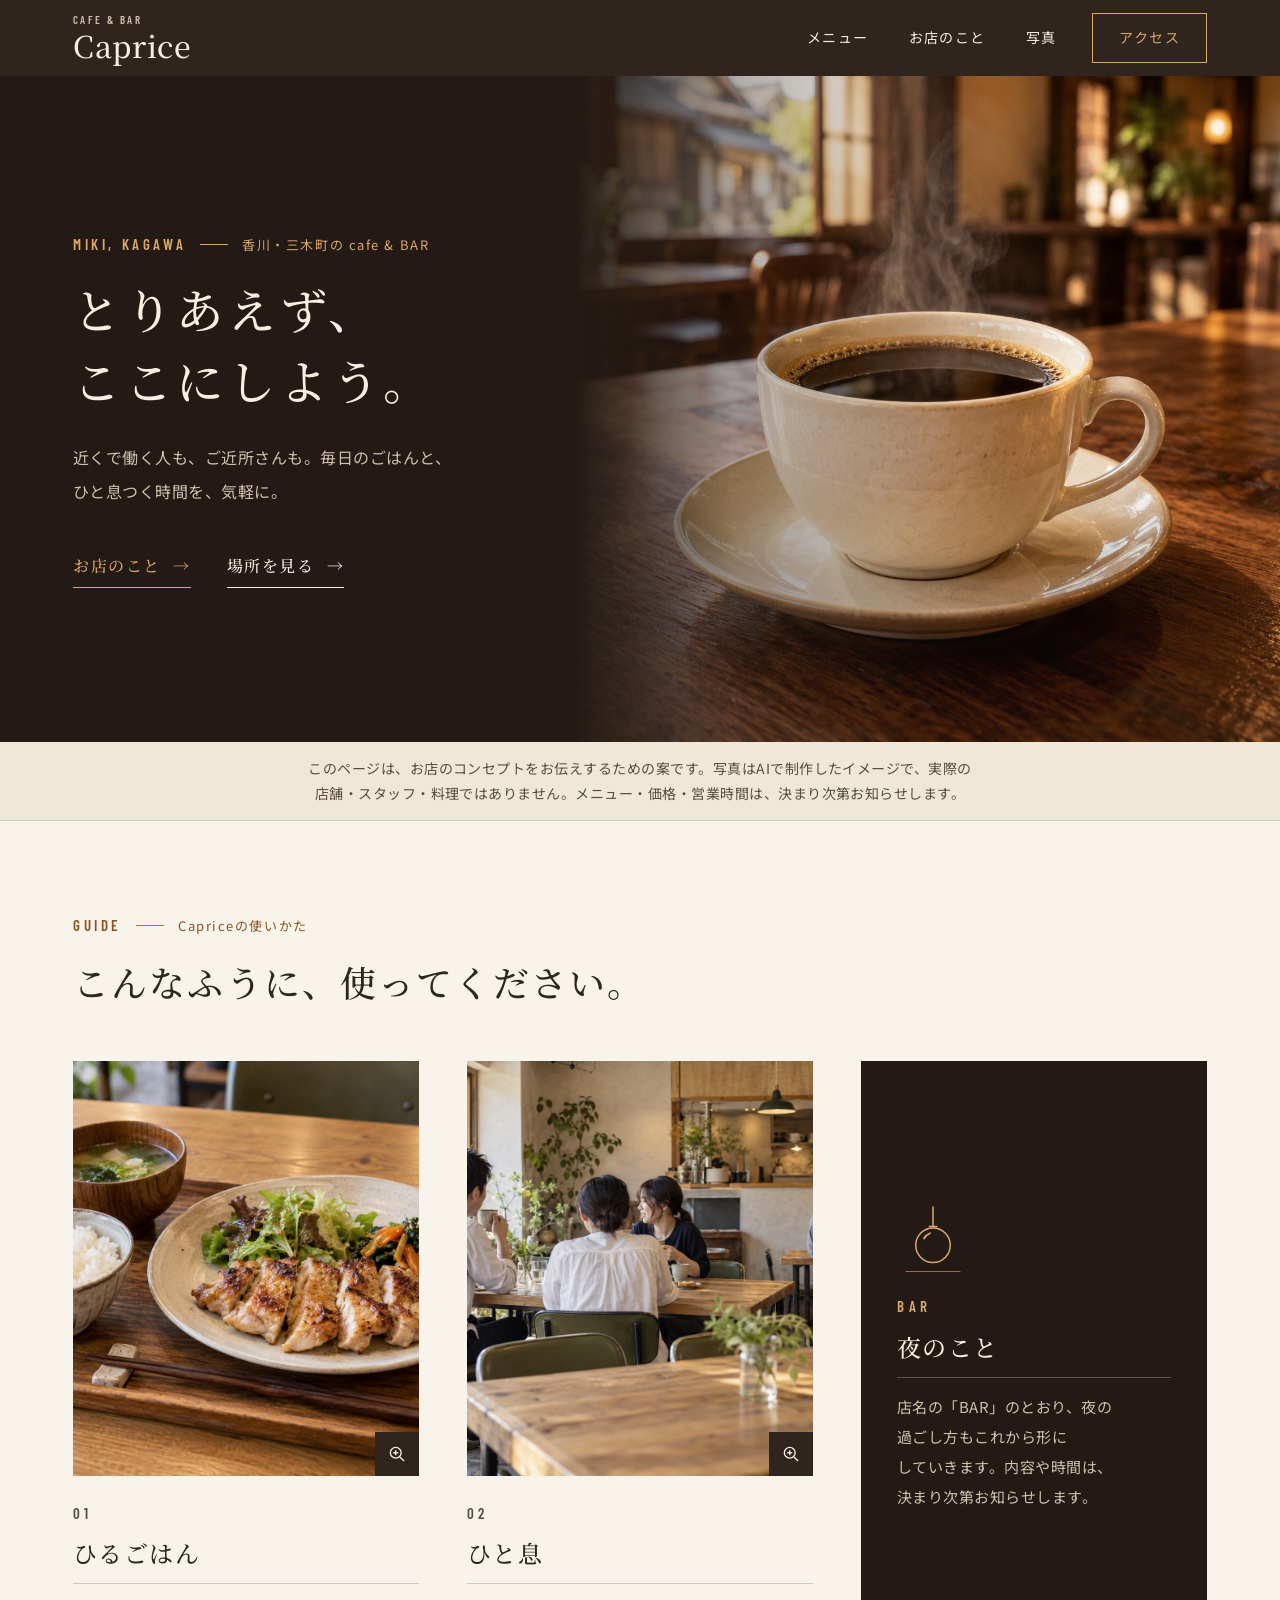
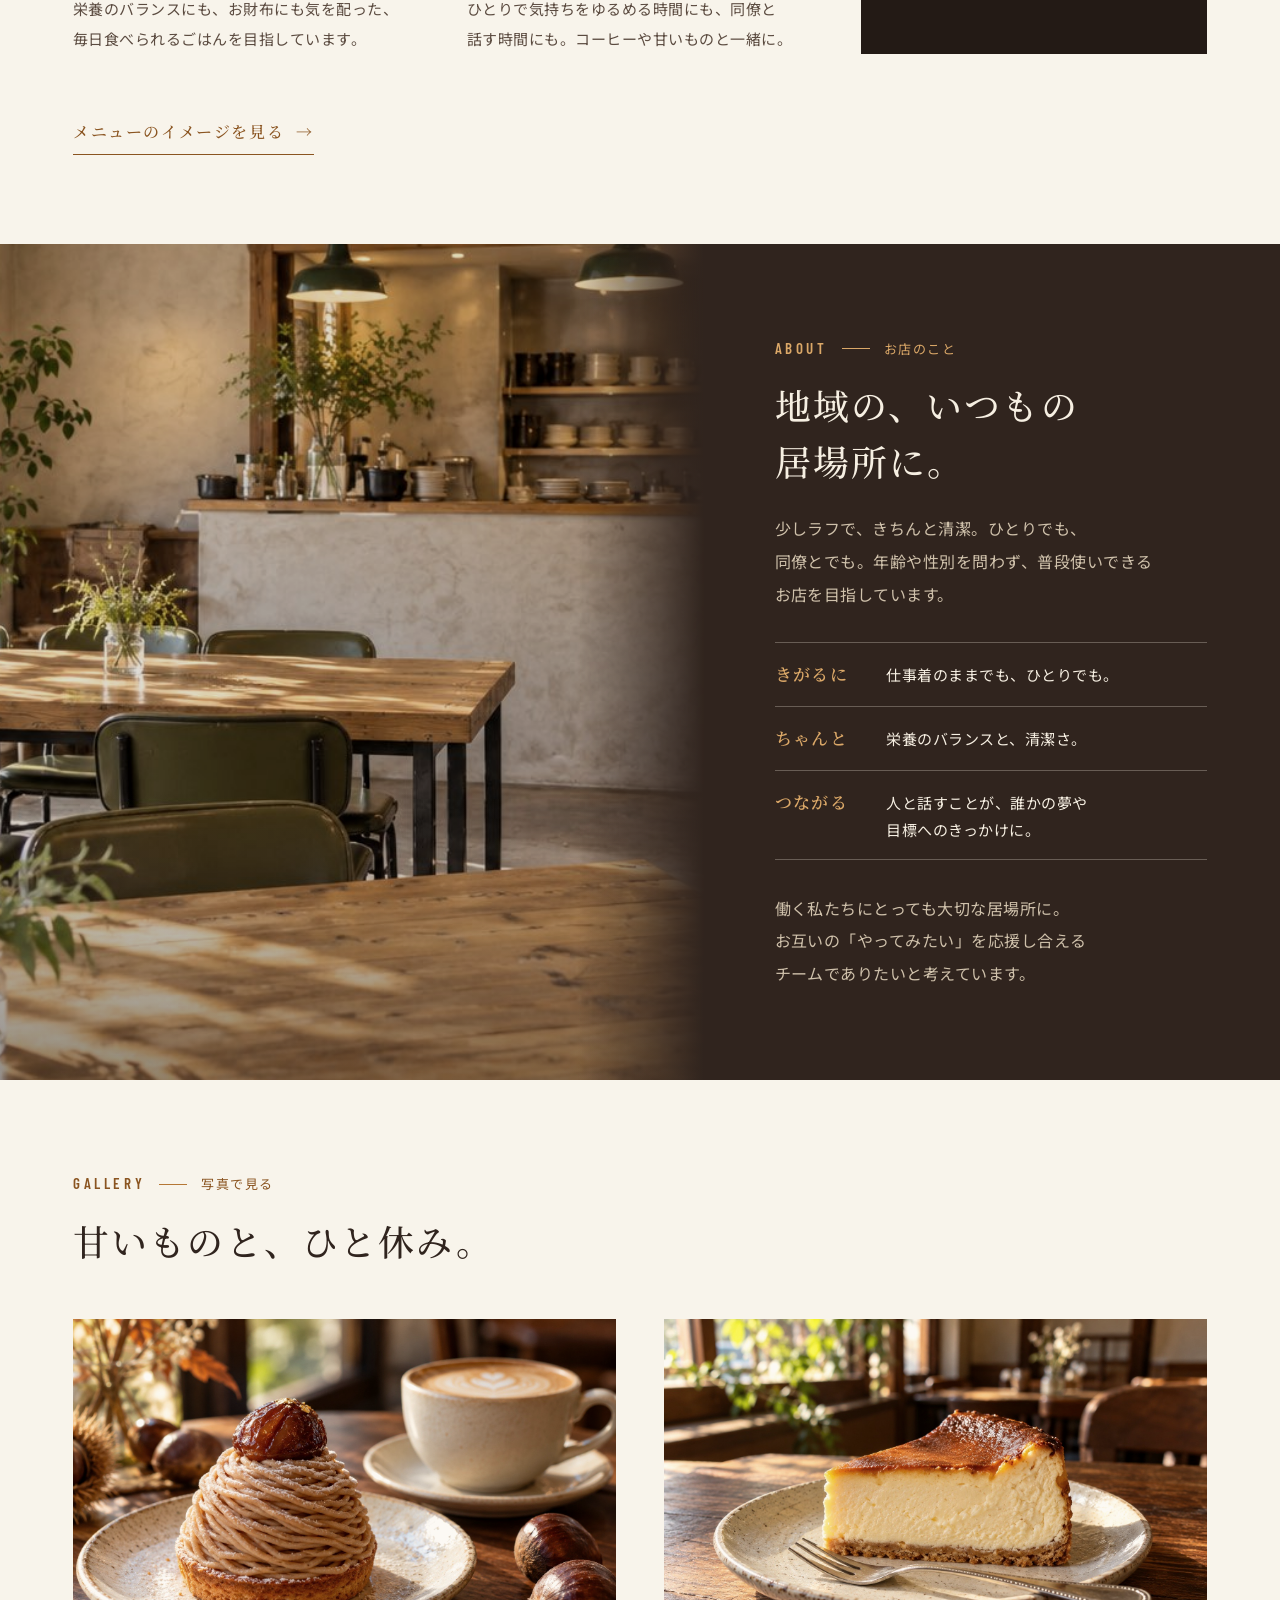
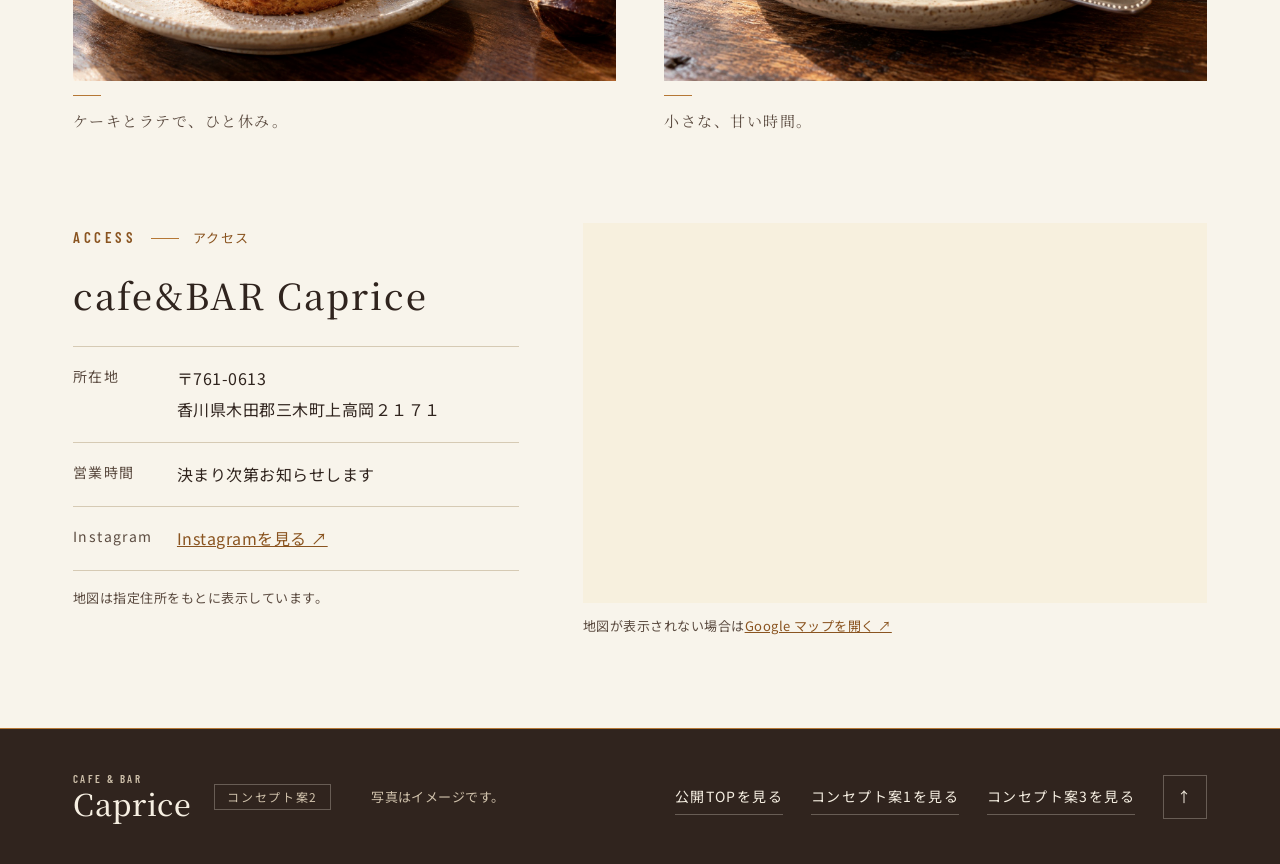
<file: concept2/index.html>
<!doctype html>
<html lang="ja">
<head>
  <meta charset="utf-8">
  <meta name="viewport" content="width=device-width, initial-scale=1">
  <meta name="theme-color" content="#30241e">
  <title>コンセプト案2 | cafe&amp;BAR Caprice — とりあえず、ここにしよう。</title>
  <meta name="description" content="香川・三木町のcafe&BAR Caprice。近くで働く人にも、ご近所さんにも。毎日のごはんと、ひと息つく時間を気軽に楽しめるお店のコンセプト案です。">
  <link rel="icon" type="image/svg+xml" href="data:image/svg+xml,%3Csvg xmlns='http://www.w3.org/2000/svg' viewBox='0 0 40 40'%3E%3Crect width='40' height='40' fill='%2330241E'/%3E%3Cpath d='M9 13h19v12a7 7 0 0 1-7 7h-5a7 7 0 0 1-7-7zm19 2h3a5 5 0 0 1 0 10h-3' fill='none' stroke='%23D9A566' stroke-width='3'/%3E%3C/svg%3E">
  <link rel="stylesheet" href="styles.css?v=20261004-20261004-concept2">
  <script src="site-settings.js?v=20261018-instagram" defer></script>
  <script src="app.js?v=20261004-20261004-concept2" defer></script>
  <meta name="robots" content="noindex">
</head>
<body id="top">
  <a class="skip-link" href="#main">本文へスキップ</a>
  <header class="header">
    <a class="wordmark" href="index.html#top" aria-label="cafe &amp; BAR Caprice トップ"><span>cafe &amp; BAR</span>Caprice</a>
    <button class="nav-toggle" aria-expanded="false" aria-controls="navigation" aria-label="メニューを開く"><span></span><span></span></button>
    <nav id="navigation" aria-label="メインナビゲーション"><a href="menu.html">メニュー</a><a href="index.html#story">お店のこと</a><a href="index.html#gallery">写真</a><a class="visit-link" href="index.html#visit">アクセス</a></nav>
  </header>
  <main id="main">
    <section class="hero" aria-labelledby="hero-heading">
      <div class="hero-photo"><img src="../assets/coffee.jpg" alt="湯気の立つ黒いコーヒーを白いカップで出した、木のテーブルのイメージ" width="1536" height="1024" fetchpriority="high"></div>
      <div class="hero-copy">
        <p class="label"><span class="en" aria-hidden="true">Miki, Kagawa</span>香川・三木町の cafe &amp; BAR</p>
        <h1 id="hero-heading"><span class="nw">とりあえず、</span><br><span class="nw">ここにしよう。</span></h1>
        <p class="hero-lead"><span class="nw">近くで働く人も、</span><span class="nw">ご近所さんも。</span><span class="nw">毎日の</span><span class="nw">ごはんと、</span><span class="nw">ひと息つく</span><span class="nw">時間を、</span><span class="nw">気軽に。</span></p>
        <div class="hero-actions"><a class="text-link solid" href="#story">お店のこと <span aria-hidden="true">→</span></a><a class="text-link" href="#visit">場所を見る <span aria-hidden="true">→</span></a></div>
      </div>
    </section>

    <p class="concept-band" role="note"><span class="nw">このページは、</span><span class="nw">お店の</span><span class="nw">コンセプトを</span><span class="nw">お伝えするための</span><span class="nw">案です。</span><span class="nw">写真は</span><span class="nw">AIで制作した</span><span class="nw">イメージで、</span><span class="nw">実際の</span><span class="nw">店舗・</span><span class="nw">スタッフ・</span><span class="nw">料理では</span><span class="nw">ありません。</span><span class="nw">メニュー・</span><span class="nw">価格・</span><span class="nw">営業時間は、</span><span class="nw">決まり次第</span><span class="nw">お知らせします。</span></p>

    <section class="section" id="uses" aria-labelledby="uses-heading">
      <div class="section-head reveal"><p class="label"><span class="en" aria-hidden="true">Guide</span>Capriceの使いかた</p><h2 id="uses-heading"><span class="nw">こんなふうに、</span><span class="nw">使ってください。</span></h2></div>
      <div class="use-grid">
        <article class="use-card reveal"><button class="use-photo" data-detail="lunch" aria-label="ひるごはんの写真を拡大"><img src="../assets/lunch.jpg" alt="主菜と野菜の副菜、ごはん、汁物を並べたランチのイメージ" width="1536" height="1024" loading="lazy"><span class="photo-zoom" aria-hidden="true"><svg viewBox="0 0 24 24" width="20" height="20" fill="none" stroke="currentColor" stroke-width="1.6"><circle cx="10.5" cy="10.5" r="6.5"/><path d="m15.5 15.5 5 5M10.5 7.5v6m-3-3h6"/></svg></span></button><div class="use-body"><p class="num" aria-hidden="true">01</p><h3>ひるごはん</h3><p><span class="nw">栄養の</span><span class="nw">バランスにも、</span><span class="nw">お財布にも</span><span class="nw">気を配った、</span><span class="nw">毎日食べられる</span><span class="nw">ごはんを</span><span class="nw">目指しています。</span></p></div></article>
        <article class="use-card reveal"><button class="use-photo" data-detail="pause" aria-label="ひと息の写真を拡大"><img class="crop-people" src="../assets/community.jpg" alt="窓辺のテーブルで、コーヒーを片手に話す人たちのイメージ" width="1536" height="1024" loading="lazy"><span class="photo-zoom" aria-hidden="true"><svg viewBox="0 0 24 24" width="20" height="20" fill="none" stroke="currentColor" stroke-width="1.6"><circle cx="10.5" cy="10.5" r="6.5"/><path d="m15.5 15.5 5 5M10.5 7.5v6m-3-3h6"/></svg></span></button><div class="use-body"><p class="num" aria-hidden="true">02</p><h3>ひと息</h3><p><span class="nw">ひとりで</span><span class="nw">気持ちを</span><span class="nw">ゆるめる時間にも、</span><span class="nw">同僚と</span><span class="nw">話す時間にも。</span><span class="nw">コーヒーや</span><span class="nw">甘いものと</span><span class="nw">一緒に。</span></p></div></article>
        <article class="use-card use-card-night reveal"><div class="use-body"><svg class="night-icon" viewBox="0 0 96 96" width="96" height="96" fill="none" stroke="currentColor" stroke-width="2" stroke-linecap="round" stroke-linejoin="round" aria-hidden="true"><path d="M48 4v26"/><path d="M43 30h10"/><circle cx="48" cy="55" r="23"/><path d="M36 46a15 15 0 0 1 8-7" stroke-width="2.4"/><path d="M12 90h72" stroke-width="1.6" opacity=".6"/></svg><p class="night-mark" aria-hidden="true">BAR</p><h3>夜のこと</h3><p><span class="nw">店名の</span><span class="nw">「BAR」の</span><span class="nw">とおり、</span><span class="nw">夜の</span><span class="nw">過ごし方も</span><span class="nw">これから</span><span class="nw">形に</span><span class="nw">していきます。</span><span class="nw">内容や</span><span class="nw">時間は、</span><span class="nw">決まり次第</span><span class="nw">お知らせします。</span></p></div></article>
      </div>
      <p class="section-link reveal"><a class="text-link" href="menu.html">メニューのイメージを見る <span aria-hidden="true">→</span></a></p>
    </section>

    <div class="story-band"><section class="story" id="story" aria-labelledby="story-heading">
      <div class="story-photo reveal"><img src="../assets/space.jpg" alt="木のテーブルと緑の椅子、吊りランプの下にカウンターが見える、カフェの店内イメージ" width="1536" height="1024" loading="lazy"></div>
      <div class="story-copy reveal">
        <p class="label"><span class="en" aria-hidden="true">About</span>お店のこと</p>
        <h2 id="story-heading"><span class="nw">地域の、</span><span class="nw">いつもの</span><span class="nw">居場所に。</span></h2>
        <p><span class="nw">少しラフで、</span><span class="nw">きちんと清潔。</span><span class="nw">ひとりでも、</span><span class="nw">同僚とでも。</span><span class="nw">年齢や性別を</span><span class="nw">問わず、</span><span class="nw">普段使いできる</span><span class="nw">お店を</span><span class="nw">目指しています。</span></p>
        <ul class="pillars">
          <li><strong>きがるに</strong><span><span class="nw">仕事着のままでも、</span><span class="nw">ひとりでも。</span></span></li>
          <li><strong>ちゃんと</strong><span><span class="nw">栄養の</span><span class="nw">バランスと、</span><span class="nw">清潔さ。</span></span></li>
          <li><strong>つながる</strong><span><span class="nw">人と話すことが、</span><span class="nw">誰かの夢や</span><span class="nw">目標への</span><span class="nw">きっかけに。</span></span></li>
        </ul>
        <p><span class="nw">働く私たちにとっても</span><span class="nw">大切な</span><span class="nw">居場所に。</span><span class="nw">お互いの</span><span class="nw">「やってみたい」を</span><span class="nw">応援し合える</span><span class="nw">チームで</span><span class="nw">ありたいと</span><span class="nw">考えています。</span></p>
      </div>
    </section></div>

    <section class="section" id="gallery" aria-labelledby="gallery-heading">
      <div class="section-head reveal"><p class="label"><span class="en" aria-hidden="true">Gallery</span>写真で見る</p><h2 id="gallery-heading"><span class="nw">甘いものと、</span><span class="nw">ひと休み。</span></h2></div>
      <ul class="gallery-grid" aria-label="写真一覧"><li><button class="gallery-item" data-gallery="0" aria-label="ケーキとラテで、ひと休み。（写真を拡大）"><span class="frame"><img src="../assets/seasonal.jpg" alt="栗のケーキとカフェラテが並ぶ、甘いひと休みのイメージ" width="1536" height="1024" loading="lazy"></span><span class="gallery-caption"><span class="nw">ケーキと</span><span class="nw">ラテで、</span><span class="nw">ひと休み。</span></span></button></li><li><button class="gallery-item" data-gallery="1" aria-label="小さな、甘い時間。（写真を拡大）"><span class="frame"><img src="../assets/cheesecake.jpg" alt="焼き色のついたチーズケーキの一切れとフォークのイメージ" width="1536" height="1024" loading="lazy"></span><span class="gallery-caption"><span class="nw">小さな、</span><span class="nw">甘い時間。</span></span></button></li></ul>
    </section>

    <section class="section access" id="visit" aria-labelledby="access-heading">
      <div class="access-copy">
        <p class="label"><span class="en" aria-hidden="true">Access</span>アクセス</p>
        <h2 id="access-heading">cafe&amp;BAR Caprice</h2>
        <dl class="visit-facts"><dt>所在地</dt><dd data-address><span class="addr-zip">〒761-0613</span><span class="addr-part">香川県</span><span class="addr-part">木田郡</span><span class="addr-part">三木町</span><span class="addr-part">上高岡２１７１</span></dd><dt>営業時間</dt><dd data-hours><span class="nw">決まり次第</span><span class="nw">お知らせします</span></dd><dt>Instagram</dt><dd><a class="instagram-link" aria-disabled="true">準備中</a></dd></dl>
        <p class="map-note"><span class="nw">地図は</span><span class="nw">指定住所を</span><span class="nw">もとに</span><span class="nw">表示しています。</span></p>
      </div>
      <div class="map-wrap"><iframe id="access-map" src="https://maps.google.com/maps?q=%E3%80%92761-0613%20%E9%A6%99%E5%B7%9D%E7%9C%8C%E6%9C%A8%E7%94%B0%E9%83%A1%E4%B8%89%E6%9C%A8%E7%94%BA%E4%B8%8A%E9%AB%98%E5%B2%A1%EF%BC%92%EF%BC%91%EF%BC%97%EF%BC%91&amp;output=embed" title="cafe&amp;BAR Caprice アクセスマップ" loading="lazy" referrerpolicy="no-referrer-when-downgrade" allowfullscreen></iframe><p class="map-fallback"><span class="nw">地図が</span><span class="nw">表示されない</span><span class="nw">場合は</span><a href="https://www.google.com/maps/search/?api=1&amp;query=%E3%80%92761-0613%20%E9%A6%99%E5%B7%9D%E7%9C%8C%E6%9C%A8%E7%94%B0%E9%83%A1%E4%B8%89%E6%9C%A8%E7%94%BA%E4%B8%8A%E9%AB%98%E5%B2%A1%EF%BC%92%EF%BC%91%EF%BC%97%EF%BC%91" target="_blank" rel="noopener noreferrer">Google マップを開く ↗</a></p></div>
    </section>
  </main>
  <footer class="footer">
    <div class="footer-main"><a class="wordmark" href="index.html#top"><span>cafe &amp; BAR</span>Caprice</a><p>コンセプト案2</p></div>
    <p class="footer-note">写真はイメージです。</p>
    <div class="footer-links"><a href="../index.html">公開TOPを見る</a><a href="../concept/index.html">コンセプト案1を見る</a><a href="../concept3/index.html">コンセプト案3を見る</a><a class="back-top" href="#top" aria-label="ページの先頭へ">↑</a></div>
  </footer>
  <dialog id="gallery-dialog" aria-labelledby="gallery-dialog-title"><div class="lightbox-toolbar"><h2 id="gallery-dialog-title">写真</h2><span id="gallery-counter" aria-live="polite"></span><button id="gallery-close" class="circle" aria-label="写真を閉じる" autofocus>×</button></div><div class="lightbox-stage"><button id="gallery-prev" class="circle" aria-label="前の写真">‹</button><img id="gallery-full-image" alt="" width="1536" height="1024"><button id="gallery-next" class="circle" aria-label="次の写真">›</button></div><p id="gallery-full-caption" aria-live="polite"></p><p id="gallery-error" hidden>写真を読み込めませんでした。前後の写真をお試しください。</p></dialog>
  <dialog id="detail-dialog" aria-labelledby="dialog-title"><button class="dialog-close circle" aria-label="閉じる" autofocus>×</button><div id="dialog-content"></div></dialog>
</body>
</html>
</file>
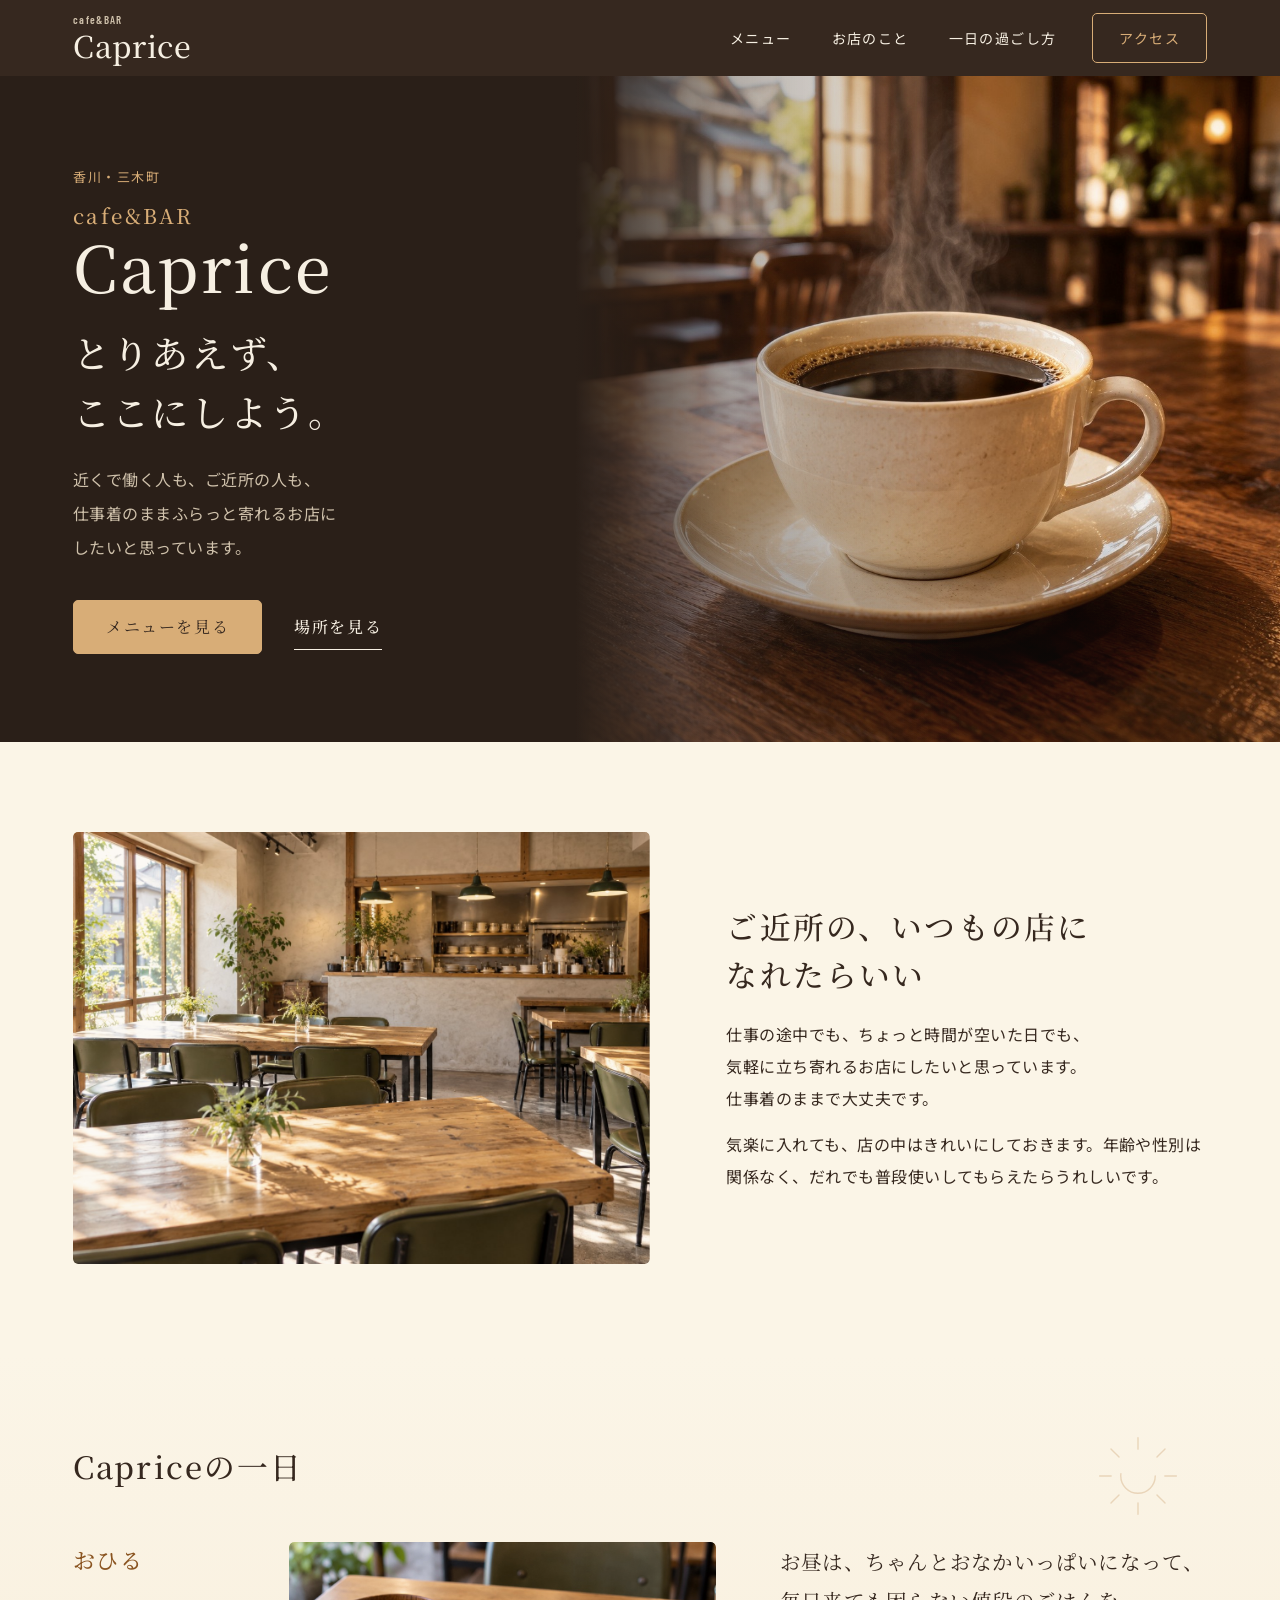
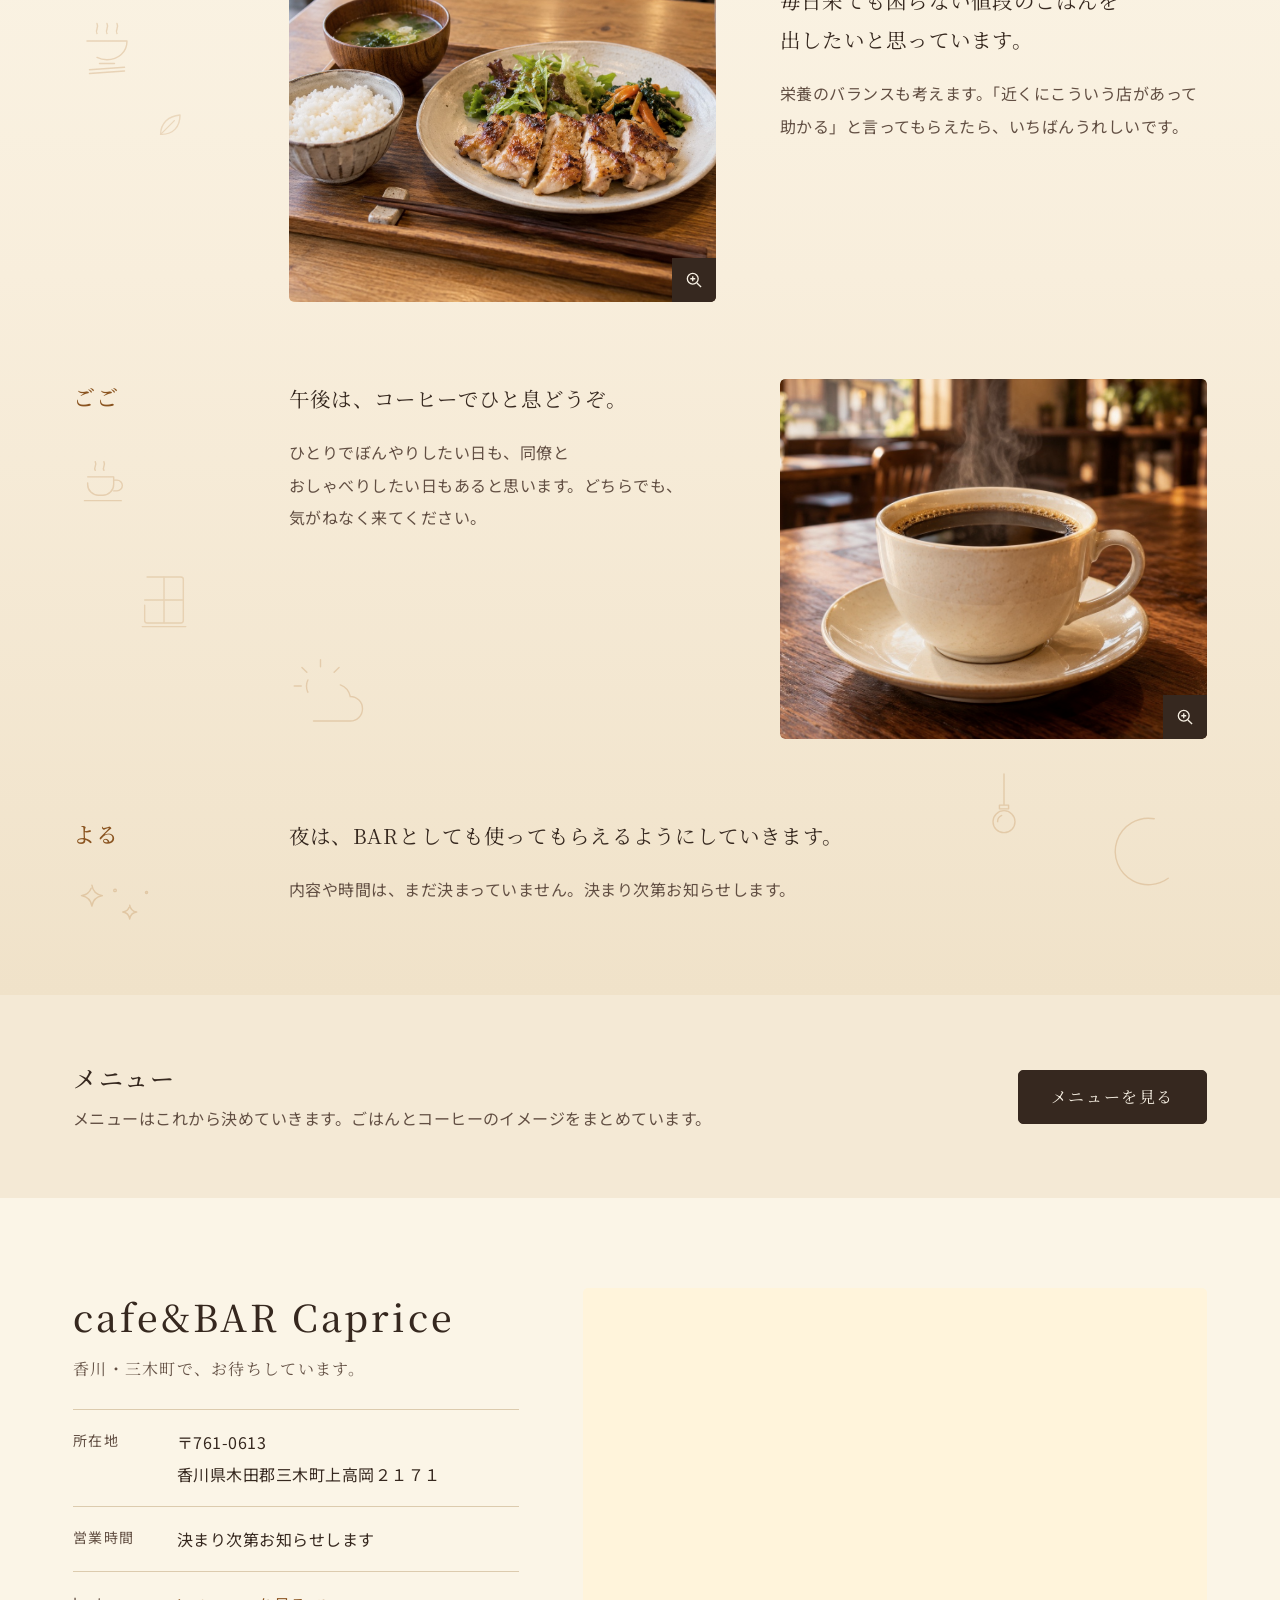
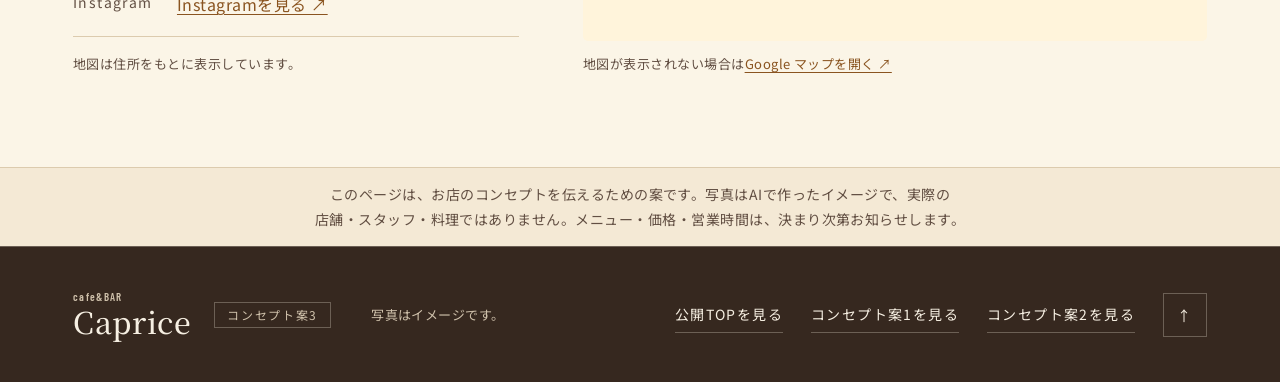
<file: concept3/index.html>
<!doctype html>
<html lang="ja">
<head>
  <meta charset="utf-8">
  <meta name="viewport" content="width=device-width, initial-scale=1">
  <meta name="theme-color" content="#30241e">
  <title>コンセプト案3 | cafe&amp;BAR Caprice（香川・三木町）</title>
  <meta name="description" content="香川・三木町のcafe&BAR Caprice。近くで働く人も、ご近所の人も、気軽に寄れるお店のコンセプト案です。">
  <link rel="icon" type="image/svg+xml" href="data:image/svg+xml,%3Csvg xmlns='http://www.w3.org/2000/svg' viewBox='0 0 40 40'%3E%3Crect width='40' height='40' fill='%2330241E'/%3E%3Cpath d='M9 13h19v12a7 7 0 0 1-7 7h-5a7 7 0 0 1-7-7zm19 2h3a5 5 0 0 1 0 10h-3' fill='none' stroke='%23D9A566' stroke-width='3'/%3E%3C/svg%3E">
  <script>(function(){var d=document.documentElement;try{if(!matchMedia('(prefers-reduced-motion: reduce)').matches&&'IntersectionObserver' in window){d.classList.add('js-motion');setTimeout(function(){if(!window.__capriceMotion)d.classList.remove('js-motion')},4000)}}catch(e){}})()</script>
  <link rel="stylesheet" href="styles.css?v=20261018-concept3-actionbar">
  <script src="site-settings.js?v=20261018-instagram" defer></script>
  <script src="app.js?v=20261018-concept3-actionbar" defer></script>
  <meta name="robots" content="noindex">
</head>
<body id="top">
  <a class="skip-link" href="#main">本文へスキップ</a>
  <header class="header">
    <a class="wordmark" href="index.html#top" aria-label="cafe&amp;BAR Caprice トップ"><span>cafe&amp;BAR</span>Caprice</a>
    <button class="nav-toggle" aria-expanded="false" aria-controls="navigation" aria-label="メニューを開く"><span></span><span></span></button>
    <nav id="navigation" aria-label="メインナビゲーション"><a href="menu.html">メニュー</a><a href="index.html#about">お店のこと</a><a href="index.html#day">一日の過ごし方</a><a class="visit-link" href="index.html#visit">アクセス</a></nav>
  </header>
  <main id="main">
    <section class="hero" aria-labelledby="hero-heading">
      <div class="hero-photo"><img src="../assets/coffee.jpg" alt="湯気の立つ黒いコーヒーを白いカップで出した、木のテーブルのイメージ" width="1536" height="1024" fetchpriority="high"></div>
      <div class="hero-copy">
        <p class="label">香川・三木町</p>
        <h1 id="hero-heading"><span class="brand-sub">cafe&amp;BAR</span> <span class="brand-name">Caprice</span></h1>
        <p class="hero-tagline"><span class="nw">とりあえず、</span><span class="nw">ここにしよう。</span></p>
        <p class="hero-lead"><span class="nw">近くで働く人も、</span><span class="nw">ご近所の人も、</span><span class="nw">仕事着のまま</span><span class="nw">ふらっと</span><span class="nw">寄れるお店に</span><span class="nw">したいと</span><span class="nw">思っています。</span></p>
        <div class="hero-actions"><a class="button" href="menu.html">メニューを見る</a><a class="text-link" href="#visit">場所を見る</a></div>
      </div>
    </section>

    <section class="about" id="about" aria-labelledby="about-heading">
      <div class="about-photo reveal"><img src="../assets/space.jpg" alt="木のテーブルと緑の椅子、吊りランプの下にカウンターが見える、カフェの店内イメージ" width="1536" height="1024" loading="lazy"></div>
      <div class="about-copy reveal">
        <h2 id="about-heading"><span class="nw">ご近所の、</span><span class="nw">いつもの店に</span><span class="nw">なれたらいい</span></h2>
        <p><span class="nw">仕事の途中でも、</span><span class="nw">ちょっと時間が</span><span class="nw">空いた日でも、</span><span class="nw">気軽に</span><span class="nw">立ち寄れる</span><span class="nw">お店に</span><span class="nw">したいと</span><span class="nw">思っています。</span><span class="nw">仕事着のままで</span><span class="nw">大丈夫です。</span></p>
        <p><span class="nw">気楽に入れても、</span><span class="nw">店の中は</span><span class="nw">きれいに</span><span class="nw">しておきます。</span><span class="nw">年齢や性別は</span><span class="nw">関係なく、</span><span class="nw">だれでも</span><span class="nw">普段使いして</span><span class="nw">もらえたら</span><span class="nw">うれしいです。</span></p>
      </div>
    </section>

    <section class="section day" id="day" aria-labelledby="day-heading">
      <div class="section-head reveal"><h2 id="day-heading"><span class="nw">Capriceの</span><span class="nw">一日</span></h2></div>
      <ol class="timeline">
        <li class="tl-item">
          <div class="deco" aria-hidden="true"><svg class="ic ic-sun" viewBox="0 0 48 48" fill="none" stroke="currentColor" stroke-width="1.4" stroke-linecap="round" stroke-linejoin="round"><circle pathLength="1" cx="24" cy="24" r="9"/><path pathLength="1" d="M24 4v6M24 38v6M4 24h6M38 24h6M9.9 9.9l4.2 4.2M33.9 33.9l4.2 4.2M9.9 38.1l4.2-4.2M33.9 14.1l4.2-4.2"/></svg><svg class="ic ic-bowl" viewBox="0 0 48 48" fill="none" stroke="currentColor" stroke-width="1.4" stroke-linecap="round" stroke-linejoin="round"><path pathLength="1" d="M8 20h32c0 9-7 15-16 15S8 29 8 20z"/><path pathLength="1" d="M18 38h12M16 14c-2-3 2-4 0-8M24 14c-2-3 2-4 0-8M32 14c-2-3 2-4 0-8M10 43l28-2M10 46l28-2"/></svg><svg class="ic ic-leaf" viewBox="0 0 48 48" fill="none" stroke="currentColor" stroke-width="1.4" stroke-linecap="round" stroke-linejoin="round"><path pathLength="1" d="M9 39C9 21 21 10 40 8c0 19-11 31-29 31z"/><path pathLength="1" d="M9 39L31 17"/></svg></div>
          <h3 class="tl-time reveal">おひる</h3>
          <button class="tl-photo reveal" data-detail="lunch" aria-label="ひるごはんの写真を拡大"><img src="../assets/lunch.jpg" alt="主菜と野菜の副菜、ごはん、汁物を並べたランチのイメージ" width="1536" height="1024" loading="lazy"><span class="photo-zoom" aria-hidden="true"><svg viewBox="0 0 24 24" width="20" height="20" fill="none" stroke="currentColor" stroke-width="1.6"><circle cx="10.5" cy="10.5" r="6.5"/><path d="m15.5 15.5 5 5M10.5 7.5v6m-3-3h6"/></svg></span></button>
          <div class="tl-copy reveal">
            <p class="tl-lead"><span class="nw">お昼は、</span><span class="nw">ちゃんと</span><span class="nw">おなかいっぱいに</span><span class="nw">なって、</span><span class="nw">毎日来ても</span><span class="nw">困らない</span><span class="nw">値段の</span><span class="nw">ごはんを</span><span class="nw">出したいと</span><span class="nw">思っています。</span></p>
            <p class="tl-text"><span class="nw">栄養の</span><span class="nw">バランスも</span><span class="nw">考えます。</span><span class="nw">「近くに</span><span class="nw">こういう店が</span><span class="nw">あって</span><span class="nw">助かる」と</span><span class="nw">言って</span><span class="nw">もらえたら、</span><span class="nw">いちばん</span><span class="nw">うれしいです。</span></p>
          </div>
        </li>
        <li class="tl-item tl-flip">
          <div class="deco" aria-hidden="true"><svg class="ic ic-suncloud" viewBox="0 0 48 48" fill="none" stroke="currentColor" stroke-width="1.4" stroke-linecap="round" stroke-linejoin="round"><defs><mask id="cm"><rect width="48" height="48" fill="#fff"/><path d="M14 40h21a7 7 0 0 0 0-14 9 9 0 0 0-17-2 7 7 0 0 0-4 16z" fill="#000" stroke="#000" stroke-width="5"/></mask></defs><g mask="url(#cm)"><circle pathLength="1" cx="18" cy="20" r="8"/><path pathLength="1" d="M18 5v4M3 20h4M7.4 9.4l2.8 2.8M28.6 9.4l-2.8 2.8M7.4 30.6l2.8-2.8"/></g><path pathLength="1" d="M14 40h21a7 7 0 0 0 0-14 9 9 0 0 0-17-2 7 7 0 0 0-4 16z"/></svg><svg class="ic ic-cup" viewBox="0 0 48 48" fill="none" stroke="currentColor" stroke-width="1.4" stroke-linecap="round" stroke-linejoin="round"><path pathLength="1" d="M8 22h24v7a10 10 0 0 1-10 10h-4A10 10 0 0 1 8 29z"/><path pathLength="1" d="M32 25h3a5 5 0 0 1 0 10h-3M5 44h34M15 16c-2-3 2-4 0-8M23 16c-2-3 2-4 0-8"/></svg><svg class="ic ic-window" viewBox="0 0 48 48" fill="none" stroke="currentColor" stroke-width="1.4" stroke-linecap="round" stroke-linejoin="round"><rect pathLength="1" x="8" y="5" width="32" height="38" rx="2"/><path pathLength="1" d="M24 5v38M8 24h32M6 46h36"/></svg></div>
          <h3 class="tl-time reveal">ごご</h3>
          <button class="tl-photo tl-photo-coffee reveal" data-detail="coffee" aria-label="コーヒーの写真を拡大"><img src="../assets/coffee.jpg" alt="白いカップと受け皿に入った、湯気の立つコーヒーのアップ" width="1536" height="1024" loading="lazy"><span class="photo-zoom" aria-hidden="true"><svg viewBox="0 0 24 24" width="20" height="20" fill="none" stroke="currentColor" stroke-width="1.6"><circle cx="10.5" cy="10.5" r="6.5"/><path d="m15.5 15.5 5 5M10.5 7.5v6m-3-3h6"/></svg></span></button>
          <div class="tl-copy reveal">
            <p class="tl-lead"><span class="nw">午後は、</span><span class="nw">コーヒーで</span><span class="nw">ひと息どうぞ。</span></p>
            <p class="tl-text"><span class="nw">ひとりで</span><span class="nw">ぼんやり</span><span class="nw">したい日も、</span><span class="nw">同僚と</span><span class="nw">おしゃべり</span><span class="nw">したい日も</span><span class="nw">あると思います。</span><span class="nw">どちらでも、</span><span class="nw">気がねなく</span><span class="nw">来てください。</span></p>
          </div>
        </li>
        <li class="tl-item">
          <div class="deco" aria-hidden="true"><svg class="ic ic-moon" viewBox="0 0 48 48" fill="none" stroke="currentColor" stroke-width="1.4" stroke-linecap="round" stroke-linejoin="round"><path pathLength="1" d="M31 5a19 19 0 1 0 12 30A15 15 0 0 1 31 5z"/></svg><svg class="ic ic-stars" viewBox="0 0 72 40" fill="none" stroke="currentColor" stroke-width="1.4" stroke-linecap="round" stroke-linejoin="round"><path pathLength="1" d="M14 3c.9 6 4 9 10 10-6 1-9.100 4-10 10-.9-6-4-9-10-10 6-1 9.100-4 10-10z"/><path pathLength="1" d="M50 22c.6 4 2.600 6 6.600 6.600-4 .6-6 2.600-6.600 6.600-.6-4-2.600-6-6.600-6.600 4-.6 6-2.600 6.600-6.600z"/><circle pathLength="1" cx="36" cy="8" r="1.200"/><circle pathLength="1" cx="66" cy="10" r="1"/></svg><svg class="ic ic-lamp" viewBox="0 0 48 72" fill="none" stroke="currentColor" stroke-width="1.4" stroke-linecap="round" stroke-linejoin="round"><path pathLength="1" d="M24 0v34M19 34h10v4H19z"/><circle pathLength="1" cx="24" cy="52" r="12"/><path pathLength="1" d="M17 52a7.500 7.500 0 0 1 4.500-6.800"/></svg></div>
          <h3 class="tl-time reveal">よる</h3>
          <div class="tl-night reveal">
            <p class="tl-lead"><span class="nw">夜は、</span><span class="nw">BARとしても</span><span class="nw">使って</span><span class="nw">もらえるように</span><span class="nw">していきます。</span></p>
            <p class="tl-text"><span class="nw">内容や時間は、</span><span class="nw">まだ</span><span class="nw">決まって</span><span class="nw">いません。</span><span class="nw">決まり次第</span><span class="nw">お知らせします。</span></p>
          </div>
        </li>
      </ol>
    </section>

    <div class="menu-band"><section class="menu-cta reveal" id="menu" aria-labelledby="menu-heading">
      <div><h2 id="menu-heading">メニュー</h2><p><span class="nw">メニューは</span><span class="nw">これから</span><span class="nw">決めて</span><span class="nw">いきます。</span><span class="nw">ごはんと</span><span class="nw">コーヒーの</span><span class="nw">イメージを</span><span class="nw">まとめています。</span></p></div>
      <a class="button" href="menu.html">メニューを見る</a>
    </section></div>

    <section class="section access" id="visit" aria-labelledby="access-heading">
      <div class="access-copy reveal">
        <h2 id="access-heading"><span class="nw">cafe&amp;BAR</span> <span class="nw">Caprice</span></h2>
        <p class="access-lead"><span class="nw">香川・三木町で、</span><span class="nw">お待ちしています。</span></p>
        <dl class="visit-facts"><dt>所在地</dt><dd data-address><span class="addr-zip">〒761-0613</span><span class="addr-part">香川県</span><span class="addr-part">木田郡</span><span class="addr-part">三木町</span><span class="addr-part">上高岡２１７１</span></dd><dt>営業時間</dt><dd data-hours><span class="nw">決まり次第</span><span class="nw">お知らせします</span></dd><dt>Instagram</dt><dd><a class="instagram-link" aria-disabled="true">準備中</a></dd></dl>
        <p class="map-note"><span class="nw">地図は</span><span class="nw">住所を</span><span class="nw">もとに</span><span class="nw">表示しています。</span></p>
      </div>
      <div class="map-wrap reveal"><iframe id="access-map" src="https://maps.google.com/maps?q=%E3%80%92761-0613%20%E9%A6%99%E5%B7%9D%E7%9C%8C%E6%9C%A8%E7%94%B0%E9%83%A1%E4%B8%89%E6%9C%A8%E7%94%BA%E4%B8%8A%E9%AB%98%E5%B2%A1%EF%BC%92%EF%BC%91%EF%BC%97%EF%BC%91&amp;output=embed" title="cafe&amp;BAR Caprice アクセスマップ" loading="lazy" referrerpolicy="no-referrer-when-downgrade" allowfullscreen></iframe><p class="map-fallback"><span class="nw">地図が</span><span class="nw">表示されない</span><span class="nw">場合は</span><a href="https://www.google.com/maps/search/?api=1&amp;query=%E3%80%92761-0613%20%E9%A6%99%E5%B7%9D%E7%9C%8C%E6%9C%A8%E7%94%B0%E9%83%A1%E4%B8%89%E6%9C%A8%E7%94%BA%E4%B8%8A%E9%AB%98%E5%B2%A1%EF%BC%92%EF%BC%91%EF%BC%97%EF%BC%91" target="_blank" rel="noopener noreferrer">Google マップを開く ↗</a></p></div>
    </section>

    <p class="concept-band" role="note"><span class="nw">このページは、</span><span class="nw">お店の</span><span class="nw">コンセプトを</span><span class="nw">伝えるための</span><span class="nw">案です。</span><span class="nw">写真は</span><span class="nw">AIで作った</span><span class="nw">イメージで、</span><span class="nw">実際の</span><span class="nw">店舗・</span><span class="nw">スタッフ・</span><span class="nw">料理では</span><span class="nw">ありません。</span><span class="nw">メニュー・</span><span class="nw">価格・</span><span class="nw">営業時間は、</span><span class="nw">決まり次第</span><span class="nw">お知らせします。</span></p>
  </main>
  <footer class="footer">
    <div class="footer-main"><a class="wordmark" href="index.html#top"><span>cafe&amp;BAR</span>Caprice</a><p>コンセプト案3</p></div>
    <p class="footer-note">写真はイメージです。</p>
    <div class="footer-links"><a href="../index.html">公開TOPを見る</a><a href="../concept/index.html">コンセプト案1を見る</a><a href="../concept2/index.html">コンセプト案2を見る</a><a class="back-top" href="#top" aria-label="ページの先頭へ"><span aria-hidden="true">↑</span></a></div>
  </footer>
  <dialog id="detail-dialog" aria-labelledby="dialog-title"><button class="dialog-close circle" aria-label="閉じる" autofocus><span aria-hidden="true">×</span></button><div id="dialog-content"></div></dialog>
</body>
</html>
</file>
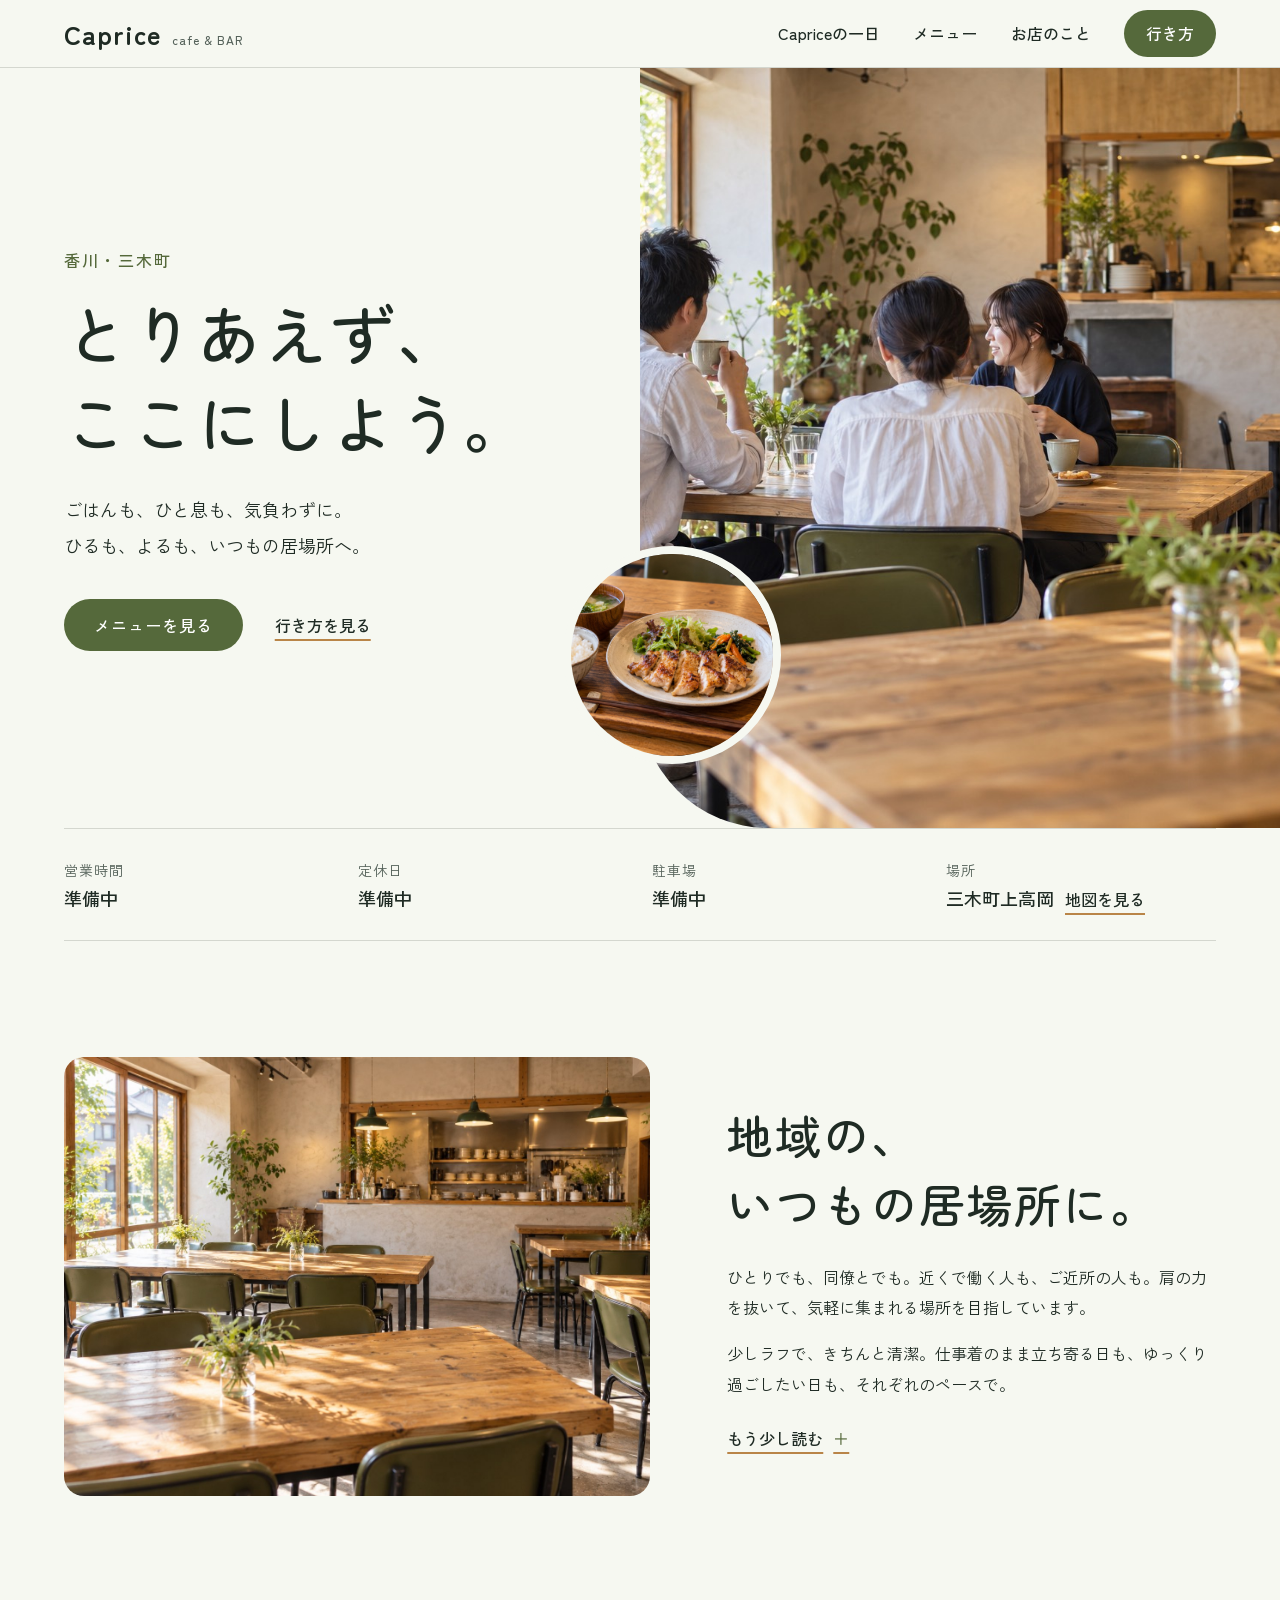
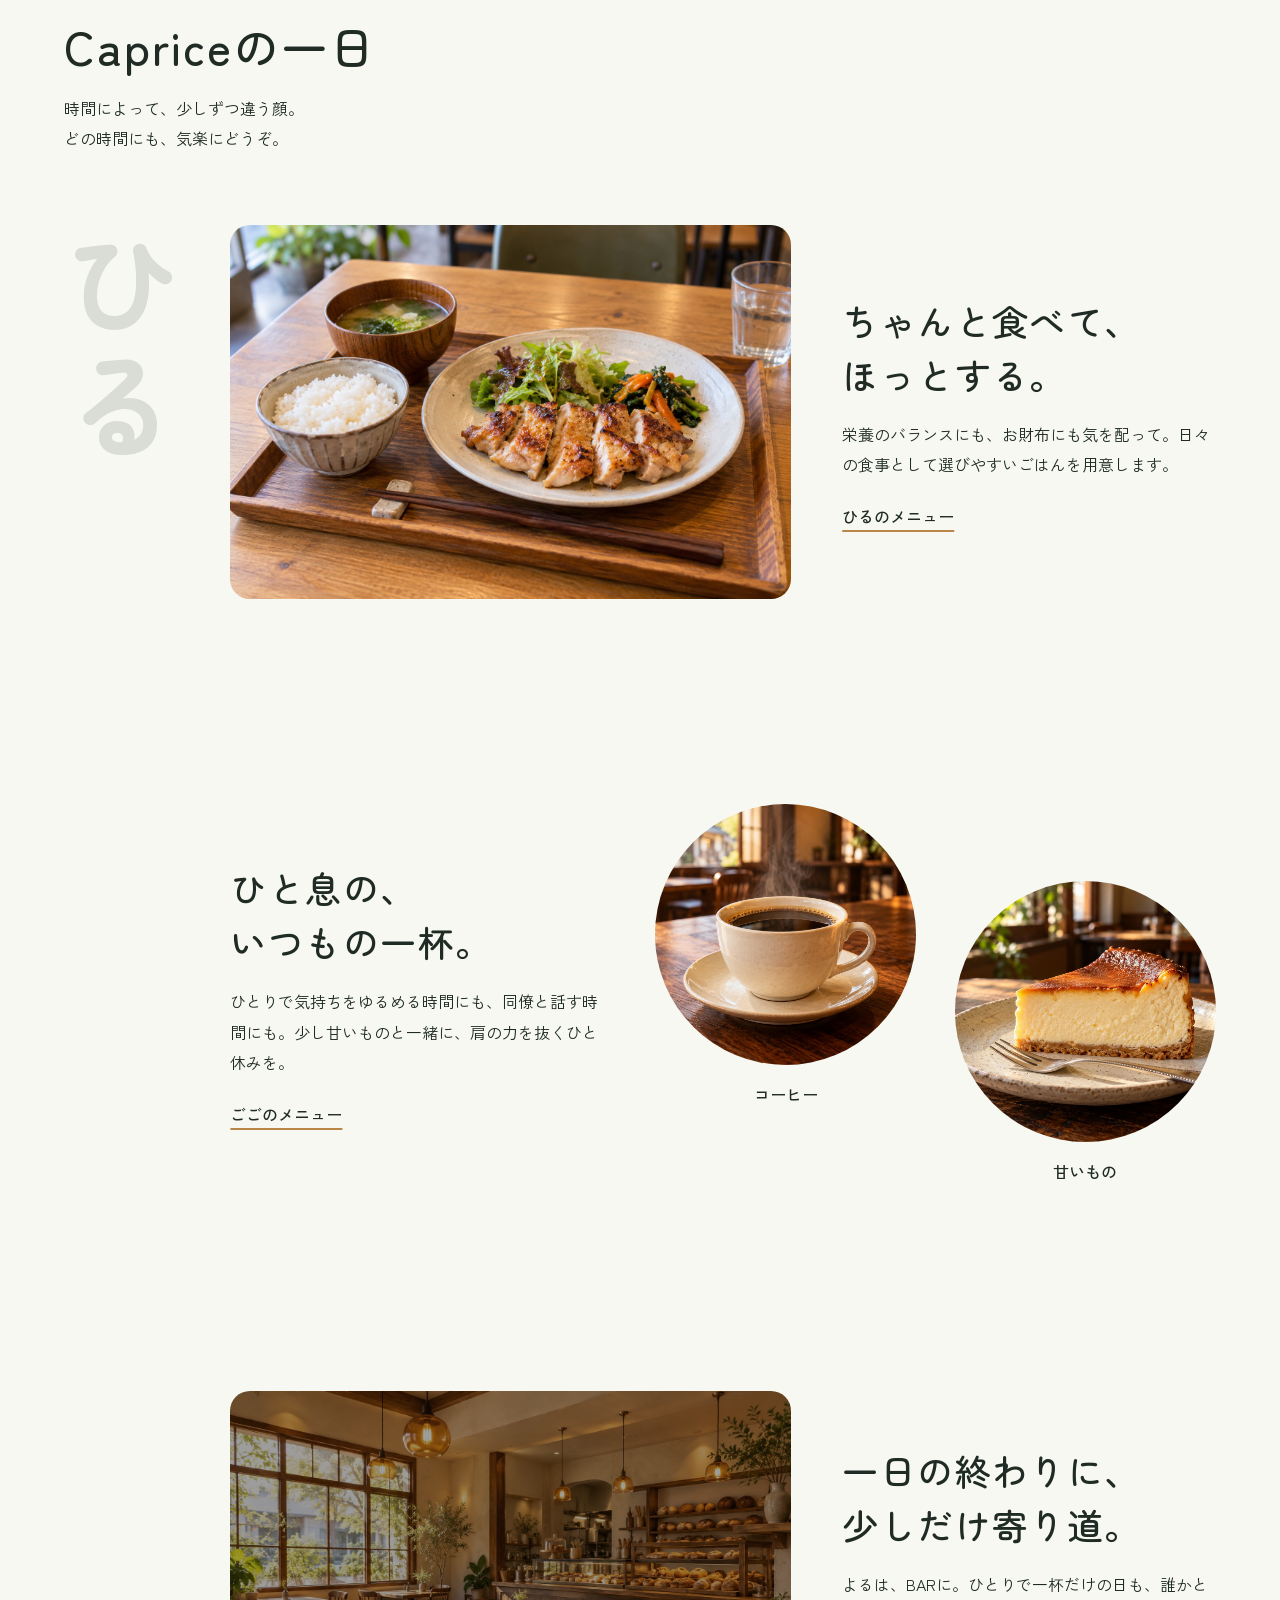
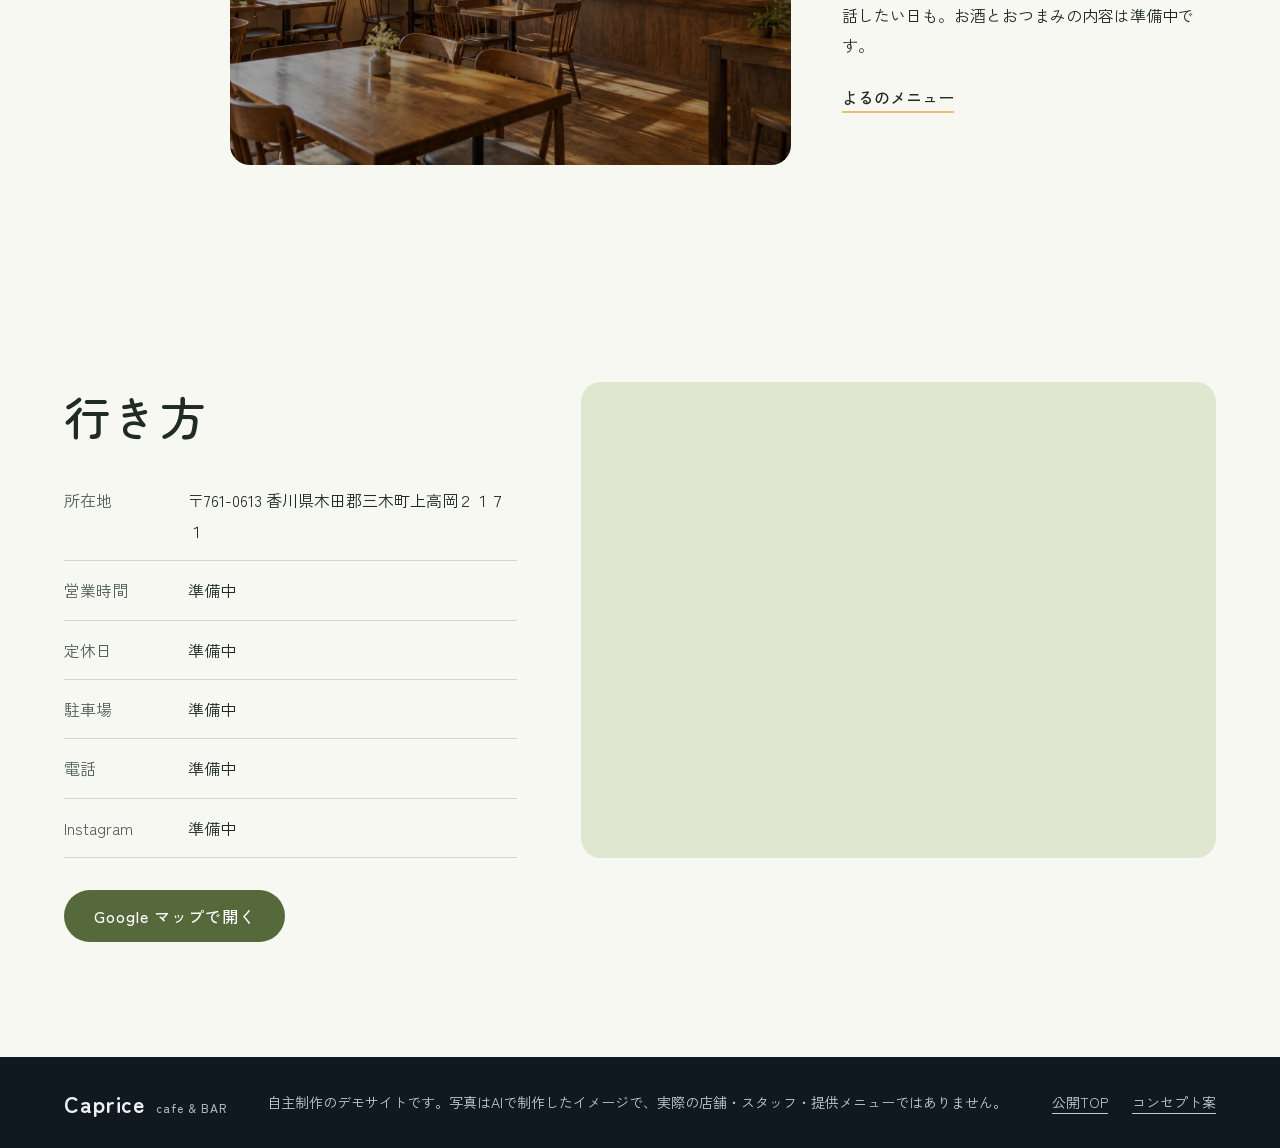
<file: refined/index.html>
<!doctype html>
<html lang="ja">
<head>
  <meta charset="utf-8">
  <meta name="viewport" content="width=device-width, initial-scale=1">
  <meta name="theme-color" content="#f6f8f1">
  <title>ブラッシュアップ案 | cafe&amp;BAR Caprice — とりあえず、ここにしよう。</title>
  <meta name="description" content="香川・三木町のcafe&amp;BAR Caprice。ひるはごはん、ごごはコーヒー、よるはBAR。地域のいつもの居場所を目指すお店のデモサイトです。">
  <meta name="robots" content="noindex">
  <meta property="og:type" content="website">
  <meta property="og:title" content="cafe&amp;BAR Caprice — とりあえず、ここにしよう。">
  <meta property="og:description" content="香川・三木町の、いつもの居場所。ひるはごはん、ごごはコーヒー、よるはBAR。">
  <meta property="og:image" content="https://nakakun1923.github.io/cafe_demo/assets/community.jpg">
  <meta name="twitter:card" content="summary_large_image">
  <link rel="icon" type="image/svg+xml" href="data:image/svg+xml,%3Csvg xmlns='http://www.w3.org/2000/svg' viewBox='0 0 40 40'%3E%3Ccircle cx='20' cy='20' r='20' fill='%2355693b'/%3E%3Ctext x='20' y='29' text-anchor='middle' fill='%23f6f8f1' font-family='sans-serif' font-weight='700' font-size='26'%3EC%3C/text%3E%3C/svg%3E">
  <link rel="preconnect" href="https://fonts.googleapis.com">
  <link rel="preconnect" href="https://fonts.gstatic.com" crossorigin>
  <link rel="stylesheet" href="https://fonts.googleapis.com/css2?family=Zen+Kaku+Gothic+New:wght@400;500&family=Zen+Maru+Gothic:wght@500;700&display=swap">
  <link rel="stylesheet" href="styles.css">
  <link rel="preload" as="image" href="../assets/community.jpg" fetchpriority="high">
  <script src="site-settings.js" defer></script>
  <script src="app.js" defer></script>
</head>
<body id="top">
  <a class="skip-link" href="#main">本文へスキップ</a>

  <header class="site-header">
    <a class="wordmark" href="index.html" aria-label="cafe&amp;BAR Caprice トップ">Caprice<small>cafe &amp; BAR</small></a>
    <button class="nav-toggle" type="button" aria-expanded="false" aria-controls="site-nav" aria-label="ナビゲーションを開く"><span></span><span></span></button>
    <nav id="site-nav" class="site-nav" aria-label="メインナビゲーション">
      <a href="#day">Capriceの一日</a>
      <a href="menu.html">メニュー</a>
      <a href="#about">お店のこと</a>
      <a class="nav-visit" href="#visit">行き方</a>
    </nav>
  </header>

  <main id="main">
    <section class="hero" aria-labelledby="hero-heading">
      <div class="hero-copy">
        <p class="hero-place">香川・三木町</p>
        <h1 id="hero-heading">とりあえず、<br>ここにしよう。</h1>
        <p class="hero-lead">ごはんも、ひと息も、気負わずに。<br>ひるも、よるも、いつもの居場所へ。</p>
        <div class="hero-actions">
          <a class="button" href="menu.html">メニューを見る</a>
          <a class="link" href="#visit">行き方を見る</a>
        </div>
      </div>
      <div class="hero-visual">
        <img class="hero-photo" src="../assets/community.jpg" alt="テーブルを囲み、気軽に会話を楽しむ人たちのイメージ" width="1536" height="1024" fetchpriority="high">
        <img class="hero-plate" src="../assets/lunch.jpg" alt="" width="1536" height="1024">
      </div>
    </section>

    <section class="today" aria-labelledby="today-heading">
      <h2 id="today-heading" class="sr-only">お店の基本情報</h2>
      <dl class="facts">
        <div><dt>営業時間</dt><dd data-setting="hours">準備中</dd></div>
        <div><dt>定休日</dt><dd data-setting="closed">準備中</dd></div>
        <div><dt>駐車場</dt><dd data-setting="parking">準備中</dd></div>
        <div><dt>場所</dt><dd>三木町上高岡 <a class="link" href="#visit">地図を見る</a></dd></div>
      </dl>
    </section>

    <section class="about" id="about" aria-labelledby="about-heading">
      <figure class="about-photo">
        <button type="button" class="zoom" data-zoom data-caption="木と自然光の、落ち着いた空間。">
          <img src="../assets/space.jpg" alt="木のテーブルと落ち着いた色の椅子が並ぶ、カフェの店内イメージ" width="1536" height="1024" loading="lazy">
        </button>
      </figure>
      <div class="about-copy">
        <h2 id="about-heading">地域の、<br>いつもの居場所に。</h2>
        <p>ひとりでも、同僚とでも。近くで働く人も、ご近所の人も。肩の力を抜いて、気軽に集まれる場所を目指しています。</p>
        <p>少しラフで、きちんと清潔。仕事着のまま立ち寄る日も、ゆっくり過ごしたい日も、それぞれのペースで。</p>
        <details class="more">
          <summary>もう少し読む</summary>
          <p>年齢や性別を問わず、普段使いできるお店に。話したい人も、ひとりの時間を楽しみたい人も、気負わずいられる場所でありたいと考えています。</p>
          <p>人との出会いや会話が、誰かの夢や目標に向かうきっかけになる。そんな地域のつながりを育てていきます。</p>
          <p>働く私たちにとっても、大切な居場所に。安心して意見や「やってみたいこと」を話し、お互いを応援し合えるチームを目指しています。</p>
        </details>
      </div>
    </section>

    <section class="day" id="day" aria-labelledby="day-heading">
      <header class="day-intro">
        <h2 id="day-heading">Capriceの一日</h2>
        <p>時間によって、少しずつ違う顔。<br>どの時間にも、気楽にどうぞ。</p>
      </header>

      <article class="chapter chapter-noon" aria-labelledby="noon-heading">
        <p class="chapter-time" aria-hidden="true">ひる</p>
        <figure class="chapter-photo">
          <button type="button" class="zoom" data-zoom data-caption="日替わりごはん（イメージ）" data-note="主菜と野菜の副菜、ごはん、汁物。適度にお腹を満たせて、栄養のバランスにも、お財布にも気を配る。「近くにちょうどいいお店があって助かる」と思ってもらえるごはんを目指しています。">
            <img src="../assets/lunch.jpg" alt="主菜と野菜の副菜、ごはん、汁物を並べたランチのイメージ" width="1536" height="1024" loading="lazy">
          </button>
        </figure>
        <div class="chapter-copy">
          <h3 id="noon-heading"><span class="sr-only">ひる：</span>ちゃんと食べて、<br>ほっとする。</h3>
          <p>栄養のバランスにも、お財布にも気を配って。日々の食事として選びやすいごはんを用意します。</p>
          <a class="link" href="menu.html#noon">ひるのメニュー</a>
        </div>
      </article>

      <article class="chapter chapter-afternoon" aria-labelledby="afternoon-heading">
        <p class="chapter-time" aria-hidden="true">ごご</p>
        <div class="chapter-copy">
          <h3 id="afternoon-heading"><span class="sr-only">ごご：</span>ひと息の、<br>いつもの一杯。</h3>
          <p>ひとりで気持ちをゆるめる時間にも、同僚と話す時間にも。少し甘いものと一緒に、肩の力を抜くひと休みを。</p>
          <a class="link" href="menu.html#afternoon">ごごのメニュー</a>
        </div>
        <div class="chapter-plates">
          <figure>
            <button type="button" class="zoom plate" data-zoom data-caption="コーヒー（イメージ）" data-note="日々のひと休みに寄り添う一杯をイメージしました。豆や淹れ方、提供内容は準備中です。">
              <img src="../assets/coffee.jpg" alt="陶器のカップに注がれたコーヒーのイメージ" width="1536" height="1024" loading="lazy">
            </button>
            <figcaption>コーヒー</figcaption>
          </figure>
          <figure>
            <button type="button" class="zoom plate" data-zoom data-caption="チーズケーキ（イメージ）" data-note="気楽に過ごす午後の時間をイメージした写真です。スイーツの種類や提供内容は、決まり次第ご案内します。">
              <img src="../assets/cheesecake.jpg" alt="焼き色のついたチーズケーキのイメージ" width="1536" height="1024" loading="lazy">
            </button>
            <figcaption>甘いもの</figcaption>
          </figure>
        </div>
      </article>

      <article class="chapter chapter-night" aria-labelledby="night-heading">
        <p class="chapter-time" aria-hidden="true">よる</p>
        <figure class="chapter-photo">
          <button type="button" class="zoom" data-zoom data-caption="よるの店内（イメージ）" data-note="灯りを落とした夜の店内をイメージしています。夜の写真が撮れ次第、差し替えます。">
            <img src="../assets/interior.jpg" alt="ペンダントライトが灯る店内のイメージ" width="1536" height="1024" loading="lazy">
          </button>
        </figure>
        <div class="chapter-copy">
          <h3 id="night-heading"><span class="sr-only">よる：</span>一日の終わりに、<br>少しだけ寄り道。</h3>
          <p>よるは、BARに。ひとりで一杯だけの日も、誰かと話したい日も。お酒とおつまみの内容は準備中です。</p>
          <a class="link" href="menu.html#night">よるのメニュー</a>
        </div>
      </article>
    </section>

    <section class="visit" id="visit" aria-labelledby="visit-heading">
      <div class="visit-copy">
        <h2 id="visit-heading">行き方</h2>
        <dl class="visit-facts">
          <div><dt>所在地</dt><dd data-setting="address">〒761-0613 香川県木田郡三木町上高岡２１７１</dd></div>
          <div><dt>営業時間</dt><dd data-setting="hours">準備中</dd></div>
          <div><dt>定休日</dt><dd data-setting="closed">準備中</dd></div>
          <div><dt>駐車場</dt><dd data-setting="parking">準備中</dd></div>
          <div><dt>電話</dt><dd data-setting="phone">準備中</dd></div>
          <div><dt>Instagram</dt><dd data-setting="instagram">準備中</dd></div>
        </dl>
        <a class="button" id="map-link" href="https://www.google.com/maps/search/?api=1&amp;query=%E3%80%92761-0613%20%E9%A6%99%E5%B7%9D%E7%9C%8C%E6%9C%A8%E7%94%B0%E9%83%A1%E4%B8%89%E6%9C%A8%E7%94%BA%E4%B8%8A%E9%AB%98%E5%B2%A1%EF%BC%92%EF%BC%91%EF%BC%97%EF%BC%91" target="_blank" rel="noopener noreferrer">Google マップで開く</a>
      </div>
      <div class="visit-map">
        <iframe id="map" src="https://maps.google.com/maps?q=%E3%80%92761-0613%20%E9%A6%99%E5%B7%9D%E7%9C%8C%E6%9C%A8%E7%94%B0%E9%83%A1%E4%B8%89%E6%9C%A8%E7%94%BA%E4%B8%8A%E9%AB%98%E5%B2%A1%EF%BC%92%EF%BC%91%EF%BC%97%EF%BC%91&amp;output=embed" title="cafe&amp;BAR Caprice 周辺の地図" loading="lazy" referrerpolicy="no-referrer-when-downgrade" allowfullscreen></iframe>
      </div>
    </section>
  </main>

  <footer class="site-footer">
    <a class="wordmark" href="#top">Caprice<small>cafe &amp; BAR</small></a>
    <p>自主制作のデモサイトです。写真はAIで制作したイメージで、実際の店舗・スタッフ・提供メニューではありません。</p>
    <nav aria-label="デザイン案の比較"><a href="../index.html">公開TOP</a><a href="../concept/index.html">コンセプト案</a></nav>
  </footer>

  <dialog id="zoom-dialog" aria-labelledby="zoom-caption">
    <button type="button" class="dialog-close" aria-label="閉じる" autofocus>×</button>
    <img id="zoom-image" alt="" width="1536" height="1024">
    <div class="dialog-body"><h2 id="zoom-caption"></h2><p id="zoom-note"></p></div>
  </dialog>
</body>
</html>
</file>
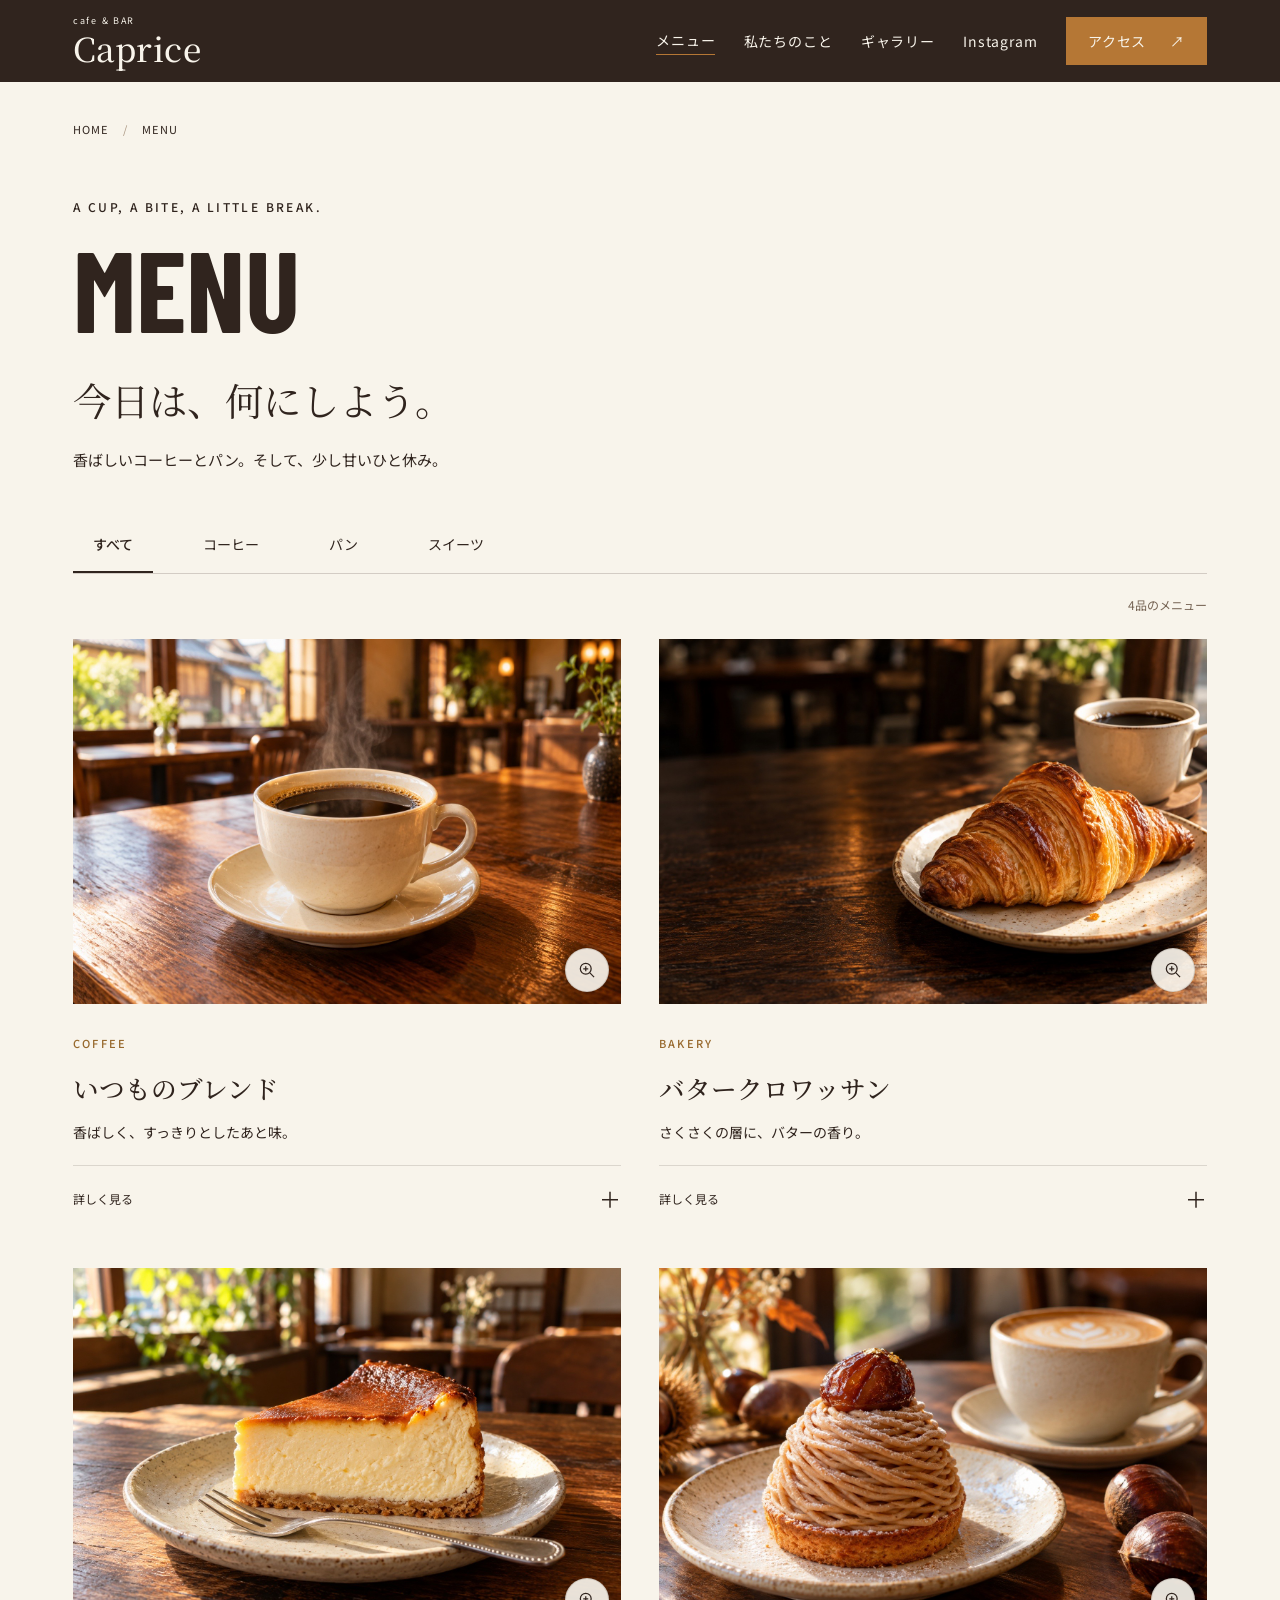
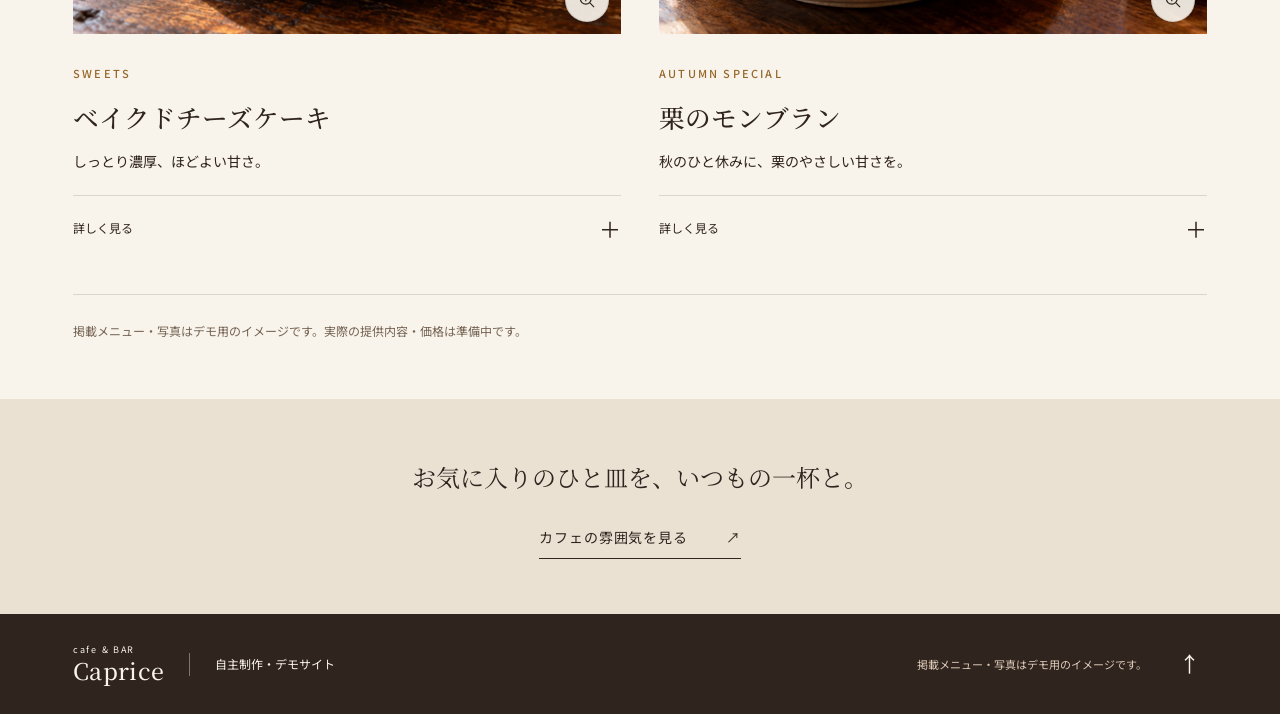
<file: menu.html>
<!doctype html>
<html lang="ja">
<head>
  <meta charset="utf-8"><meta name="viewport" content="width=device-width, initial-scale=1"><meta name="theme-color" content="#30241e">
  <title>メニュー | cafe&amp;BAR Caprice</title>
  <meta name="description" content="cafe&BAR Capriceのメニュー。コーヒー、パン、季節のスイーツをご紹介するデモページです。">
  <link rel="icon" type="image/svg+xml" href="data:image/svg+xml,%3Csvg xmlns='http://www.w3.org/2000/svg' viewBox='0 0 40 40'%3E%3Crect width='40' height='40' rx='8' fill='%2330241e'/%3E%3Ctext x='20' y='29' text-anchor='middle' fill='%23f8f4eb' font-family='Georgia' font-size='29'%3EC%3C/text%3E%3C/svg%3E">
  <link rel="stylesheet" href="styles.css?v=20261004-soft-ui"><script src="site-settings.js?v=20261018-instagram" defer></script><script src="app.js?v=20261004-soft-ui" defer></script>
</head>
<body id="top">
  <a class="skip-link" href="#main">本文へスキップ</a>
  <header class="header"><a class="wordmark" href="index.html" aria-label="cafe&BAR Caprice トップ"><span>cafe &amp; BAR</span>Caprice</a><button class="nav-toggle" aria-expanded="false" aria-controls="navigation" aria-label="メニューを開く"><span></span><span></span></button><nav id="navigation" aria-label="メインナビゲーション"><a href="menu.html" aria-current="page">メニュー</a><a href="index.html#story">私たちのこと</a><a href="index.html#gallery">ギャラリー</a><a href="index.html#instagram">Instagram</a><a class="visit-link" href="index.html#visit">アクセス <span aria-hidden="true">↗</span></a></nav></header>
  <main id="main" class="menu-page">
    <div class="menu-intro section-pad"><a class="breadcrumb" href="index.html">HOME</a><span class="breadcrumb-divider" aria-hidden="true">/</span><span class="breadcrumb">MENU</span><p class="eyebrow">A CUP, A BITE, A LITTLE BREAK.</p><h1>MENU</h1><h2>今日は、何にしよう。</h2><p>香ばしいコーヒーとパン。<wbr>そして、少し甘いひと休み。</p></div>
    <section class="menu-catalog section-pad" aria-label="メニュー一覧">
      <div class="menu-filters" role="group" aria-label="メニューの種類"><button data-category="all" aria-pressed="true">すべて</button><button data-category="coffee" aria-pressed="false">コーヒー</button><button data-category="bakery" aria-pressed="false">パン</button><button data-category="sweets" aria-pressed="false">スイーツ</button></div>
      <p class="catalog-count" id="catalog-count" aria-live="polite">4品のメニュー</p>
      <div class="catalog-grid">
        <article class="catalog-item" data-product-category="coffee"><button data-detail="coffee"><div class="catalog-photo"><img src="assets/coffee.jpg" alt="陶器のカップに注がれたコーヒー" width="1536" height="1024"><span class="photo-zoom" aria-hidden="true"><svg viewBox="0 0 24 24" width="20" height="20" fill="none" stroke="currentColor" stroke-width="1.5"><circle cx="10.5" cy="10.5" r="6.5"/><path d="m15.5 15.5 5 5M10.5 7.5v6m-3-3h6"/></svg></span></div><span class="eyebrow">COFFEE</span><h2>いつものブレンド</h2><p>香ばしく、すっきりとしたあと味。</p><span class="catalog-detail">詳しく見る <span aria-hidden="true">＋</span></span></button></article>
        <article class="catalog-item" data-product-category="bakery"><button data-detail="bakery"><div class="catalog-photo"><img src="assets/hero.jpg" alt="クロワッサンとコーヒー" width="1536" height="1024"><span class="photo-zoom" aria-hidden="true"><svg viewBox="0 0 24 24" width="20" height="20" fill="none" stroke="currentColor" stroke-width="1.5"><circle cx="10.5" cy="10.5" r="6.5"/><path d="m15.5 15.5 5 5M10.5 7.5v6m-3-3h6"/></svg></span></div><span class="eyebrow">BAKERY</span><h2>バタークロワッサン</h2><p>さくさくの層に、バターの香り。</p><span class="catalog-detail">詳しく見る <span aria-hidden="true">＋</span></span></button></article>
        <article class="catalog-item" data-product-category="sweets"><button data-detail="cheesecake"><div class="catalog-photo"><img src="assets/cheesecake.jpg" alt="ベイクドチーズケーキ" width="1536" height="1024" loading="lazy"><span class="photo-zoom" aria-hidden="true"><svg viewBox="0 0 24 24" width="20" height="20" fill="none" stroke="currentColor" stroke-width="1.5"><circle cx="10.5" cy="10.5" r="6.5"/><path d="m15.5 15.5 5 5M10.5 7.5v6m-3-3h6"/></svg></span></div><span class="eyebrow">SWEETS</span><h2>ベイクドチーズケーキ</h2><p>しっとり濃厚、ほどよい甘さ。</p><span class="catalog-detail">詳しく見る <span aria-hidden="true">＋</span></span></button></article>
        <article class="catalog-item" data-product-category="sweets"><button data-detail="seasonal"><div class="catalog-photo"><img src="assets/seasonal.jpg" alt="栗のモンブランとカフェラテ" width="1536" height="1024" loading="lazy"><span class="photo-zoom" aria-hidden="true"><svg viewBox="0 0 24 24" width="20" height="20" fill="none" stroke="currentColor" stroke-width="1.5"><circle cx="10.5" cy="10.5" r="6.5"/><path d="m15.5 15.5 5 5M10.5 7.5v6m-3-3h6"/></svg></span></div><span class="eyebrow">AUTUMN SPECIAL</span><h2>栗のモンブラン</h2><p>秋のひと休みに、栗のやさしい甘さを。</p><span class="catalog-detail">詳しく見る <span aria-hidden="true">＋</span></span></button></article>
      </div>
      <p class="catalog-note">掲載メニュー・写真はデモ用のイメージです。実際の提供内容・価格は準備中です。</p>
    </section>
    <section class="menu-return"><p>お気に入りのひと皿を、<wbr>いつもの一杯と。</p><a class="text-link" href="index.html#gallery">カフェの雰囲気を見る <span aria-hidden="true">↗</span></a></section>
  </main>
  <footer><a class="wordmark" href="index.html"><span>cafe &amp; BAR</span>Caprice</a><p>自主制作・デモサイト</p><span>掲載メニュー・写真はデモ用のイメージです。</span><a class="back-top" href="#top" aria-label="ページの先頭へ">↑</a></footer>
  <dialog id="detail-dialog" aria-labelledby="dialog-title"><button class="dialog-close circle" aria-label="閉じる" autofocus>×</button><div id="dialog-content"></div></dialog>
</body>
</html>
</file>
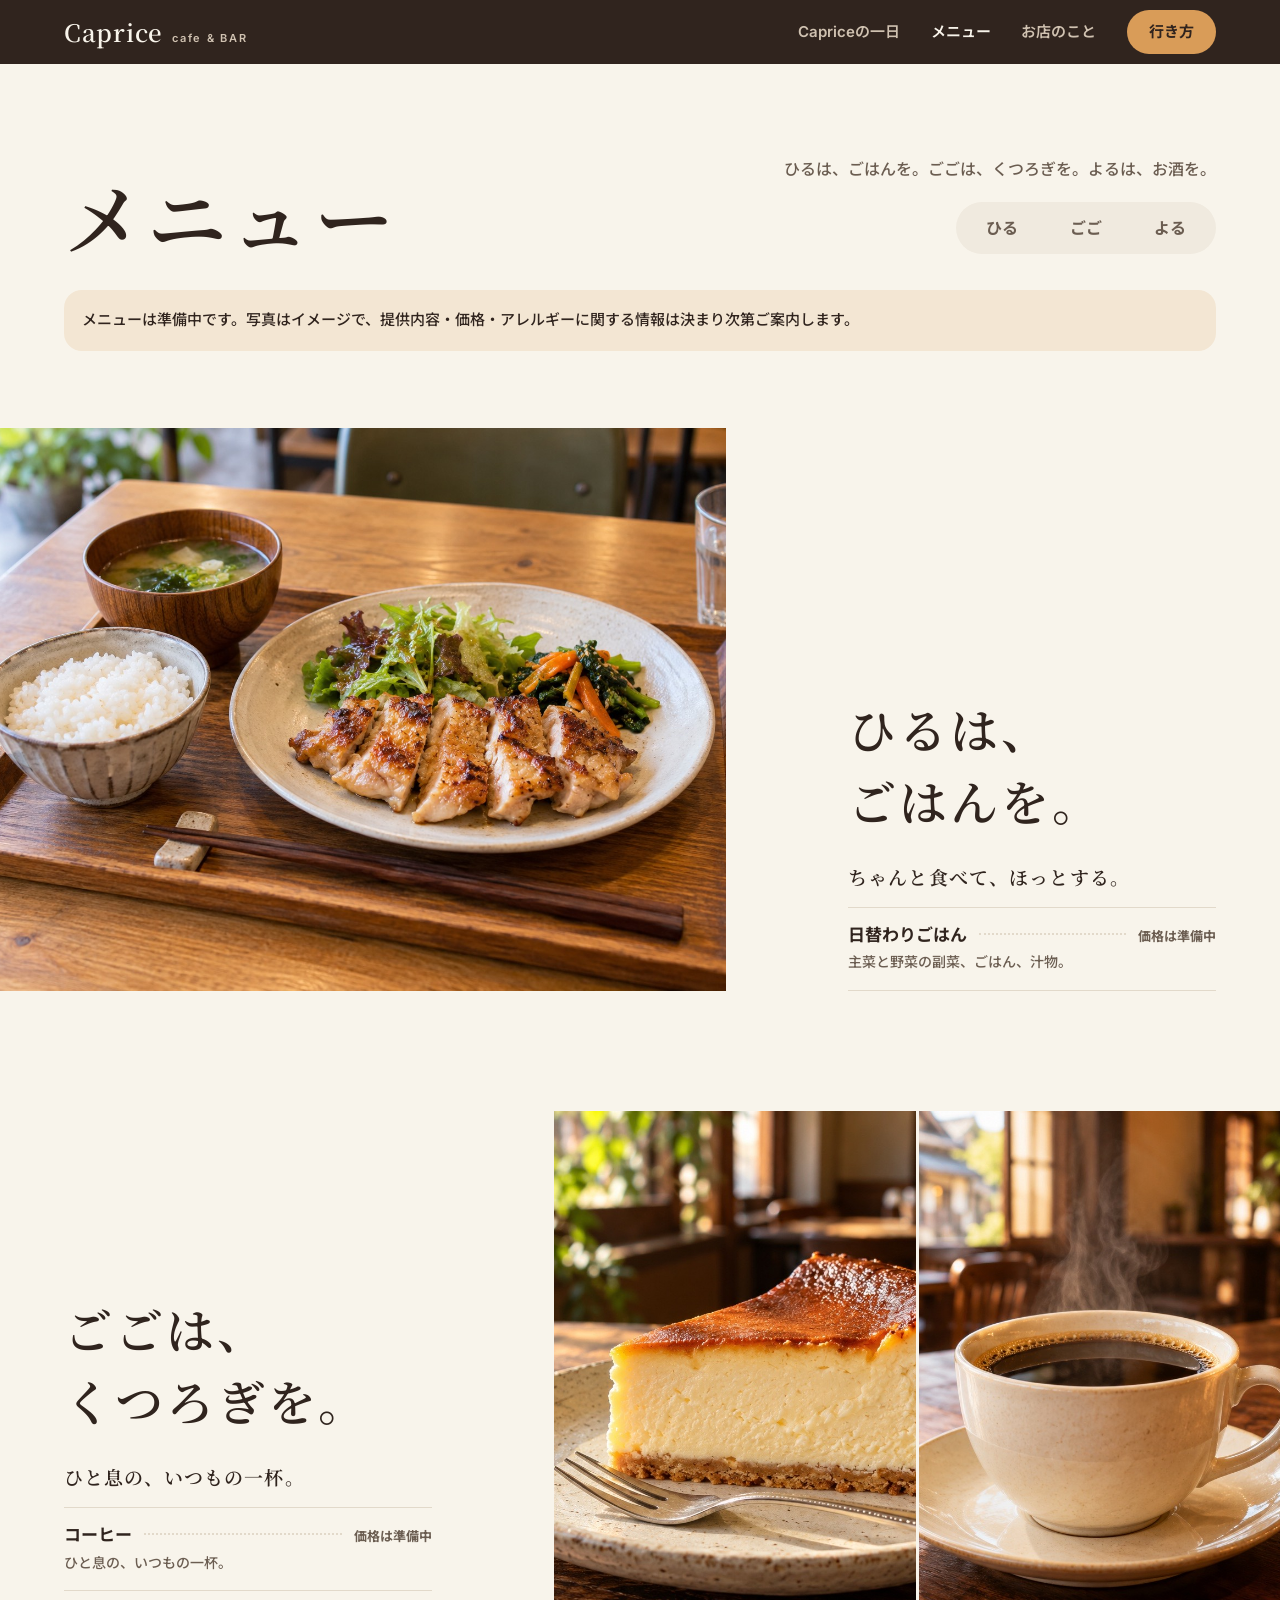
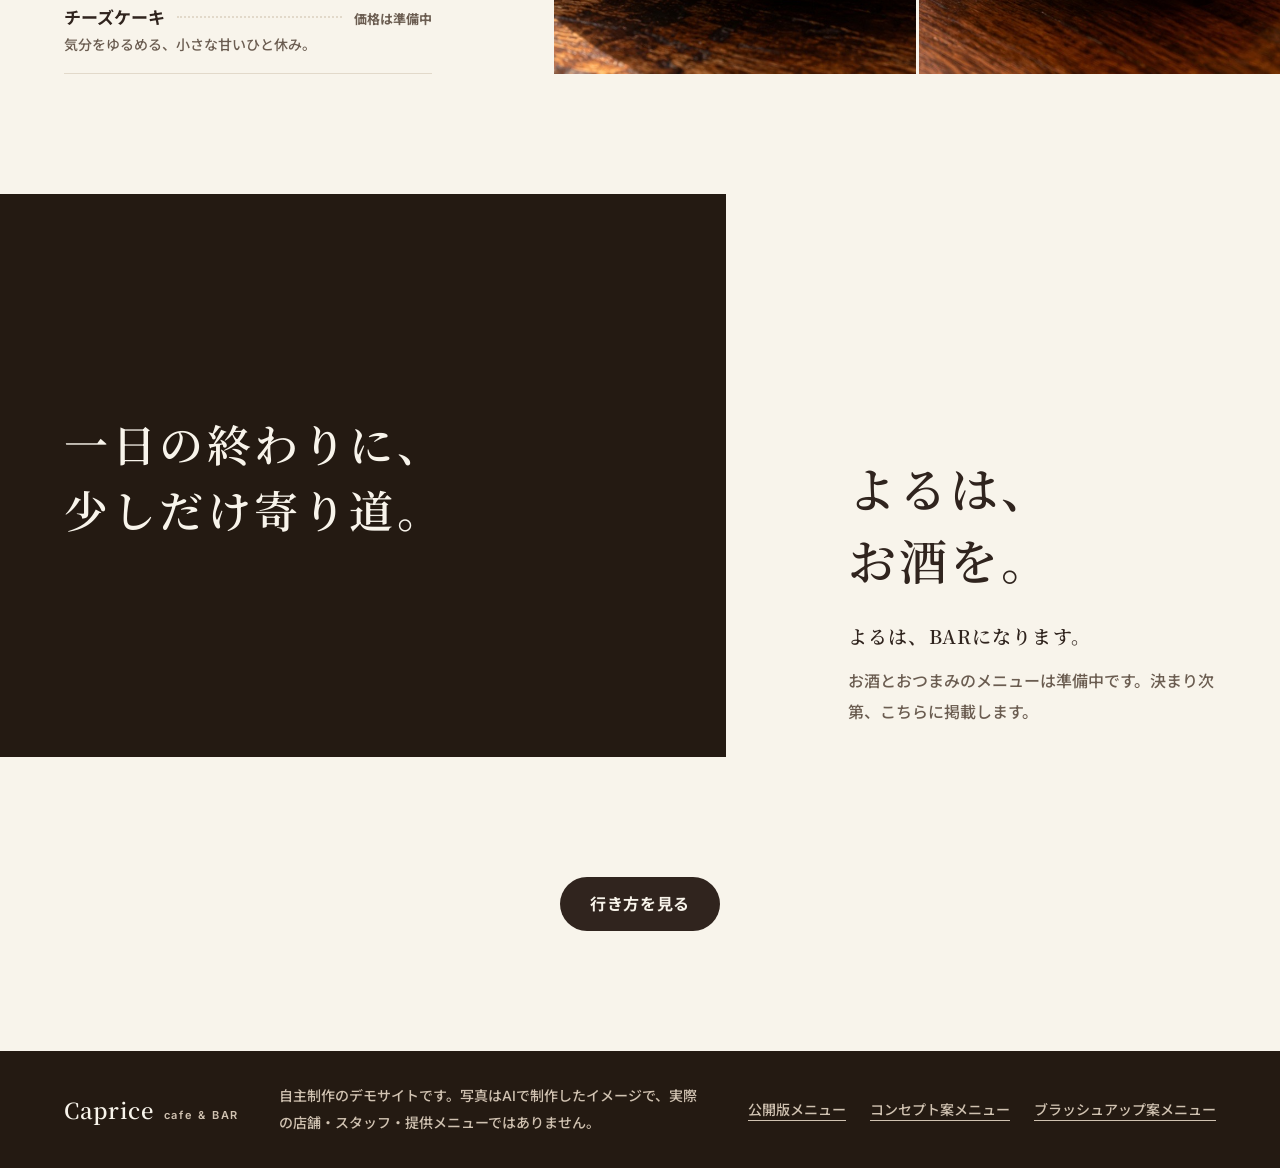
<file: blend/menu.html>
<!doctype html>
<html lang="ja">
<head>
  <meta charset="utf-8">
  <meta name="viewport" content="width=device-width, initial-scale=1">
  <meta name="theme-color" content="#30241e">
  <title>メニュー | ブレンド案 | cafe&amp;BAR Caprice</title>
  <meta name="description" content="cafe&amp;BAR Capriceのメニュー。ひるは、ごはんを。ごごは、くつろぎを。よるは、お酒を。内容は準備中のデモページです。">
  <meta name="robots" content="noindex">
  <link rel="icon" type="image/svg+xml" href="data:image/svg+xml,%3Csvg xmlns='http://www.w3.org/2000/svg' viewBox='0 0 40 40'%3E%3Ccircle cx='20' cy='20' r='20' fill='%2330241e'/%3E%3Ctext x='20' y='29' text-anchor='middle' fill='%23f8f4eb' font-family='sans-serif' font-weight='700' font-size='26'%3EC%3C/text%3E%3C/svg%3E">
  <link rel="preconnect" href="https://fonts.googleapis.com">
  <link rel="preconnect" href="https://fonts.gstatic.com" crossorigin>
  <link rel="stylesheet" href="https://fonts.googleapis.com/css2?family=Noto+Sans+JP:wght@500;700&family=Noto+Serif+JP:wght@600&display=swap">
  <link rel="stylesheet" href="tokens.css">
  <link rel="stylesheet" href="caprice-theme.css">
  <link rel="stylesheet" href="styles.css">
  <script src="site-settings.js" defer></script>
  <script src="app.js" defer></script>
</head>
<body id="top">
  <a class="skip-link" href="#main">本文へスキップ</a>

  <header class="site-header" data-theme="dusk">
    <a class="wordmark" href="index.html" aria-label="cafe&amp;BAR Caprice トップ">Caprice<small>cafe &amp; BAR</small></a>
    <button class="nav-toggle" type="button" aria-expanded="false" aria-controls="site-nav" aria-label="ナビゲーションを開く"><span></span><span></span></button>
    <nav id="site-nav" class="site-nav" aria-label="メインナビゲーション">
      <a href="index.html#day">Capriceの一日</a>
      <a href="menu.html" aria-current="page">メニュー</a>
      <a href="index.html#about">お店のこと</a>
      <a class="nav-visit" href="index.html#visit">行き方</a>
    </nav>
  </header>

  <!-- メニューもトップと同じ組み方：写真と言葉を左右に振り分け、時間帯ごとに入れ替える -->
  <main id="main" class="menu-page">
    <header class="menu-intro grid">
      <h1>メニュー</h1>
      <div class="menu-intro-side">
        <p>ひるは、ごはんを。ごごは、くつろぎを。よるは、お酒を。</p>
        <nav class="menu-jump" aria-label="時間帯へ移動"><a href="#noon">ひる</a><a href="#afternoon">ごご</a><a href="#night">よる</a></nav>
      </div>
      <p class="notice">メニューは準備中です。写真はイメージで、提供内容・価格・アレルギーに関する情報は決まり次第ご案内します。</p>
    </header>

    <section class="ch grid" id="noon" aria-labelledby="menu-noon">
      <div class="ch-photo">
        <button type="button" class="zoom" data-zoom data-caption="日替わりごはん（イメージ）" data-note="主菜と野菜の副菜、ごはん、汁物。適度にお腹を満たせて、栄養のバランスにも、お財布にも気を配る。日々の食事として選びやすいごはんを目指しています。">
          <img src="../assets/lunch.jpg" alt="主菜と野菜の副菜、ごはん、汁物を並べたランチのイメージ" width="1536" height="1024" style="object-position: 50% 58%">
        </button>
      </div>
      <div class="ch-copy">
        <h2 id="menu-noon" class="catch">ひるは、<br>ごはんを。</h2>
        <p class="lede">ちゃんと食べて、ほっとする。</p>
        <ul class="items">
          <li><div><h3>日替わりごはん</h3><p>主菜と野菜の副菜、ごはん、汁物。</p></div><span>価格は準備中</span></li>
        </ul>
      </div>
    </section>

    <section class="ch ch-flip grid" id="afternoon" aria-labelledby="menu-afternoon">
      <div class="ch-photo">
        <button type="button" class="zoom" data-zoom data-caption="チーズケーキ（イメージ）" data-note="気楽に過ごす午後の時間をイメージした写真です。スイーツの種類や提供内容は、決まり次第ご案内します。">
          <img src="../assets/cheesecake.jpg" alt="焼き色のついたチーズケーキのイメージ" width="1536" height="1024" loading="lazy" style="object-position: 40% 55%">
        </button>
        <button type="button" class="zoom" data-zoom data-caption="コーヒー（イメージ）" data-note="日々のひと休みに寄り添う一杯をイメージしました。豆や淹れ方、提供内容は準備中です。">
          <img src="../assets/coffee.jpg" alt="陶器のカップに注がれたコーヒーのイメージ" width="1536" height="1024" loading="lazy" style="object-position: 50% 62%">
        </button>
      </div>
      <div class="ch-copy">
        <h2 id="menu-afternoon" class="catch">ごごは、<br>くつろぎを。</h2>
        <p class="lede">ひと息の、いつもの一杯。</p>
        <ul class="items">
          <li><div><h3>コーヒー</h3><p>ひと息の、いつもの一杯。</p></div><span>価格は準備中</span></li>
          <li><div><h3>チーズケーキ</h3><p>気分をゆるめる、小さな甘いひと休み。</p></div><span>価格は準備中</span></li>
        </ul>
      </div>
    </section>

    <section class="ch grid" id="night" aria-labelledby="menu-night">
      <div class="ch-photo ch-night">
        <p aria-hidden="true">一日の終わりに、<br>少しだけ寄り道。</p>
      </div>
      <div class="ch-copy">
        <h2 id="menu-night" class="catch">よるは、<br>お酒を。</h2>
        <p class="lede">よるは、BARになります。</p>
        <p>お酒とおつまみのメニューは準備中です。決まり次第、こちらに掲載します。</p>
      </div>
    </section>

    <p class="menu-back"><a class="button" href="index.html#visit">行き方を見る</a></p>
  </main>

  <footer class="site-footer" data-theme="dusk">
    <a class="wordmark" href="index.html">Caprice<small>cafe &amp; BAR</small></a>
    <p>自主制作のデモサイトです。写真はAIで制作したイメージで、実際の店舗・スタッフ・提供メニューではありません。</p>
    <nav aria-label="デザイン案の比較"><a href="../menu.html">公開版メニュー</a><a href="../concept/menu.html">コンセプト案メニュー</a><a href="../refined/menu.html">ブラッシュアップ案メニュー</a></nav>
  </footer>

  <dialog id="zoom-dialog" aria-labelledby="zoom-caption">
    <button type="button" class="dialog-close" aria-label="閉じる" autofocus>×</button>
    <img id="zoom-image" alt="" width="1536" height="1024">
    <div class="dialog-body"><h2 id="zoom-caption"></h2><p id="zoom-note"></p></div>
  </dialog>
</body>
</html>
</file>
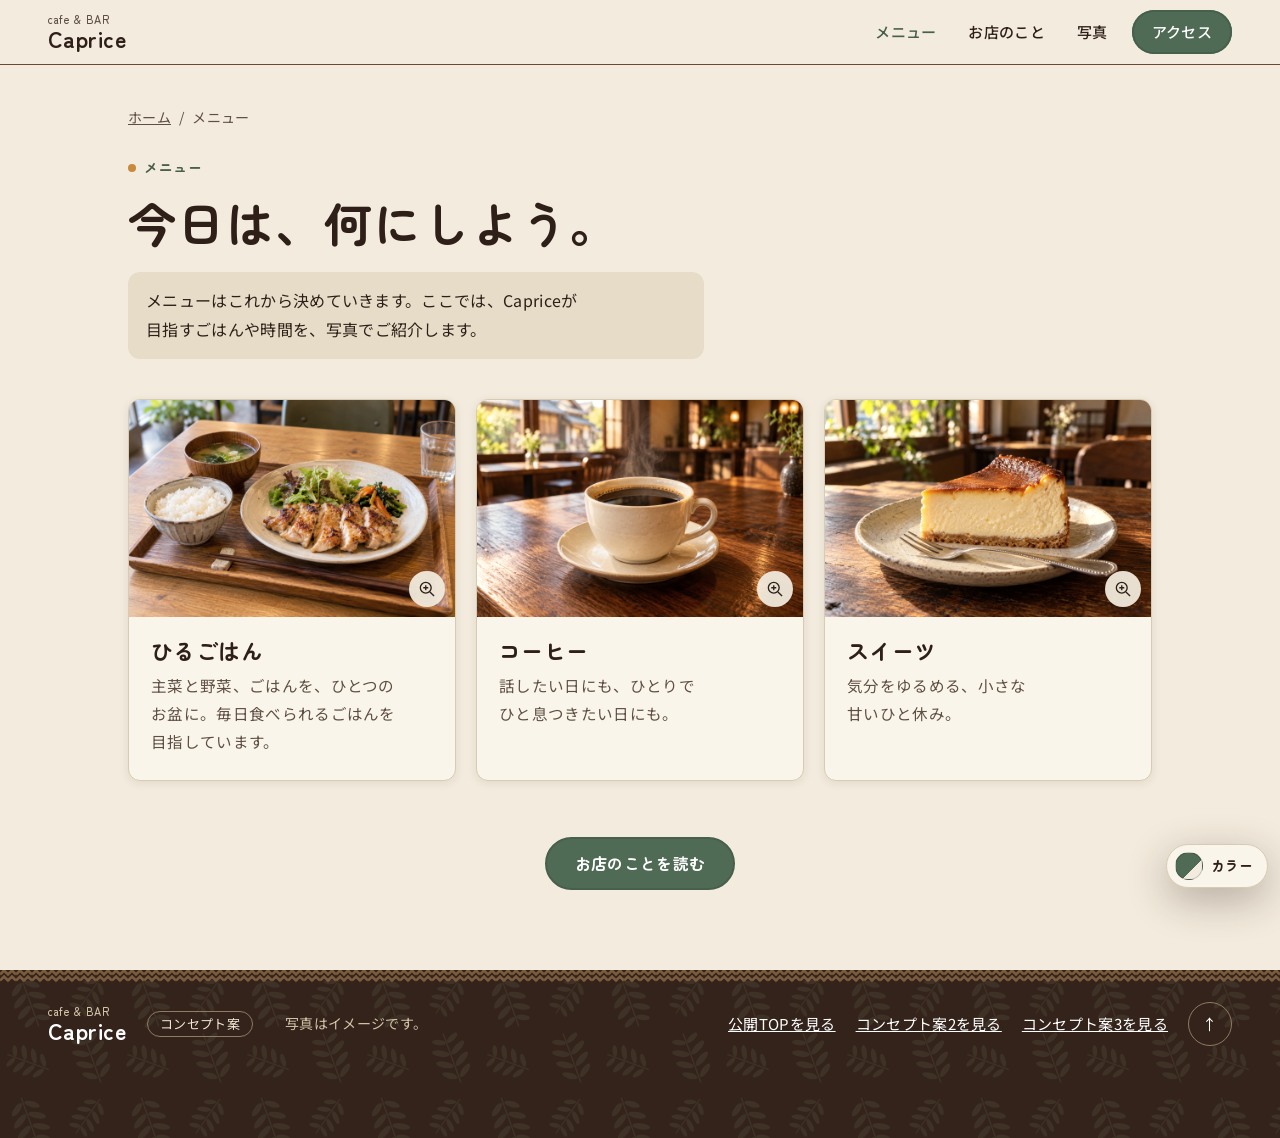
<file: concept/menu.html>
<!doctype html>
<html lang="ja">
<head>
  <meta charset="utf-8">
  <meta name="viewport" content="width=device-width, initial-scale=1">
  <meta name="theme-color" content="#F3EBDD">
  <title>メニュー | cafe&amp;BAR Caprice コンセプト案</title>
  <meta name="description" content="Capriceが目指す毎日のごはんと、ひと息の時間のイメージ。メニューはこれから決めていきます。">
  <link rel="icon" type="image/svg+xml" href="data:image/svg+xml,%3Csvg xmlns='http://www.w3.org/2000/svg' viewBox='0 0 40 40'%3E%3Crect width='40' height='40' rx='10' fill='%23B5532F'/%3E%3Cpath d='M9 13h19v12a7 7 0 0 1-7 7h-5a7 7 0 0 1-7-7zm19 2h3a5 5 0 0 1 0 10h-3' fill='none' stroke='%23FBF8F2' stroke-width='3'/%3E%3C/svg%3E">
  <script>
    /* Apply the chosen color theme before first paint (?theme= wins over saved choice). */
    (function () {
      var id = null;
      try { id = new URLSearchParams(location.search).get('theme'); } catch (e) {}
      if (!id) { try { id = localStorage.getItem('concept-theme'); } catch (e) {} }
      if (!id || !/^[a-z]{1,20}$/.test(id)) id = 'kissa';
      if (id && /^[a-z]{1,20}$/.test(id)) document.documentElement.setAttribute('data-theme', id);
    })();
  </script>
  <link rel="stylesheet" href="styles.css?v=20261004-concept-kissa">
  <script src="site-settings.js?v=20261018-instagram" defer></script>
  <script src="app.js?v=20261004-concept-kissa" defer></script>
  <meta name="robots" content="noindex">
</head>
<body id="top">
  <a class="skip-link" href="#main">本文へスキップ</a>
  <header class="header">
    <a class="wordmark" href="index.html#top" aria-label="cafe &amp; BAR Caprice トップ"><span>cafe &amp; BAR</span>Caprice</a>
    <button class="nav-toggle" aria-expanded="false" aria-controls="navigation" aria-label="メニューを開く"><span></span><span></span></button>
    <nav id="navigation" aria-label="メインナビゲーション"><a href="menu.html" aria-current="page">メニュー</a><a href="index.html#story">お店のこと</a><a href="index.html#gallery">写真</a><a class="visit-link" href="index.html#visit">アクセス</a></nav>
  </header>
  <main id="main" class="menu-page">
    <div class="menu-intro">
      <nav class="breadcrumbs" aria-label="パンくず"><a href="index.html">ホーム</a><span aria-hidden="true">/</span><span aria-current="page">メニュー</span></nav>
      <p class="label">メニュー</p>
      <h1><span class="nw">今日は、</span><span class="nw">何にしよう。</span></h1>
      <p class="menu-notice"><span class="nw">メニューは</span><span class="nw">これから</span><span class="nw">決めていきます。</span><span class="nw">ここでは、</span><span class="nw">Capriceが</span><span class="nw">目指す</span><span class="nw">ごはんや</span><span class="nw">時間を、</span><span class="nw">写真で</span><span class="nw">ご紹介します。</span></p>
    </div>
    <section class="menu-catalog" aria-label="メニューのイメージ">
      <div class="catalog-grid"><article class="catalog-item reveal"><button class="catalog-photo" data-detail="lunch" aria-label="ひるごはんの写真を拡大"><img src="../assets/lunch.jpg" alt="主菜と野菜の副菜、ごはん、汁物を並べたランチのイメージ" width="1536" height="1024" loading="lazy"><span class="photo-zoom" aria-hidden="true"><svg viewBox="0 0 24 24" width="20" height="20" fill="none" stroke="currentColor" stroke-width="1.6"><circle cx="10.5" cy="10.5" r="6.5"/><path d="m15.5 15.5 5 5M10.5 7.5v6m-3-3h6"/></svg></span></button><div class="catalog-body"><h2>ひるごはん</h2><p><span class="nw">主菜と野菜、</span><span class="nw">ごはんを、</span><span class="nw">ひとつの</span><span class="nw">お盆に。</span><span class="nw">毎日</span><span class="nw">食べられる</span><span class="nw">ごはんを</span><span class="nw">目指しています。</span></p></div></article><article class="catalog-item reveal"><button class="catalog-photo" data-detail="coffee" aria-label="コーヒーの写真を拡大"><img src="../assets/coffee.jpg" alt="湯気の立つコーヒーを白いカップで出した、カフェの席のイメージ" width="1536" height="1024" loading="lazy"><span class="photo-zoom" aria-hidden="true"><svg viewBox="0 0 24 24" width="20" height="20" fill="none" stroke="currentColor" stroke-width="1.6"><circle cx="10.5" cy="10.5" r="6.5"/><path d="m15.5 15.5 5 5M10.5 7.5v6m-3-3h6"/></svg></span></button><div class="catalog-body"><h2>コーヒー</h2><p><span class="nw">話したい日にも、</span><span class="nw">ひとりで</span><span class="nw">ひと息</span><span class="nw">つきたい日にも。</span></p></div></article><article class="catalog-item reveal"><button class="catalog-photo" data-detail="cheesecake" aria-label="スイーツの写真を拡大"><img src="../assets/cheesecake.jpg" alt="焼き色のついたチーズケーキの一切れとフォークのイメージ" width="1536" height="1024" loading="lazy"><span class="photo-zoom" aria-hidden="true"><svg viewBox="0 0 24 24" width="20" height="20" fill="none" stroke="currentColor" stroke-width="1.6"><circle cx="10.5" cy="10.5" r="6.5"/><path d="m15.5 15.5 5 5M10.5 7.5v6m-3-3h6"/></svg></span></button><div class="catalog-body"><h2>スイーツ</h2><p><span class="nw">気分を</span><span class="nw">ゆるめる、</span><span class="nw">小さな</span><span class="nw">甘い</span><span class="nw">ひと休み。</span></p></div></article></div>
    </section>
    <p class="menu-return"><a class="button primary" href="index.html#story">お店のことを読む</a></p>
  </main>
  <footer class="footer">
    <div class="footer-main"><a class="wordmark" href="index.html#top"><span>cafe &amp; BAR</span>Caprice</a><p>コンセプト案</p></div>
    <p class="footer-note">写真はイメージです。</p>
    <div class="footer-links"><a href="../index.html">公開TOPを見る</a><a href="../concept2/index.html">コンセプト案2を見る</a><a href="../concept3/index.html">コンセプト案3を見る</a><a class="back-top" href="#top" aria-label="ページの先頭へ">↑</a></div>
  </footer>
  <dialog id="detail-dialog" aria-labelledby="dialog-title"><button class="dialog-close circle" aria-label="閉じる" autofocus>×</button><div id="dialog-content"></div></dialog>
</body>
</html>
</file>
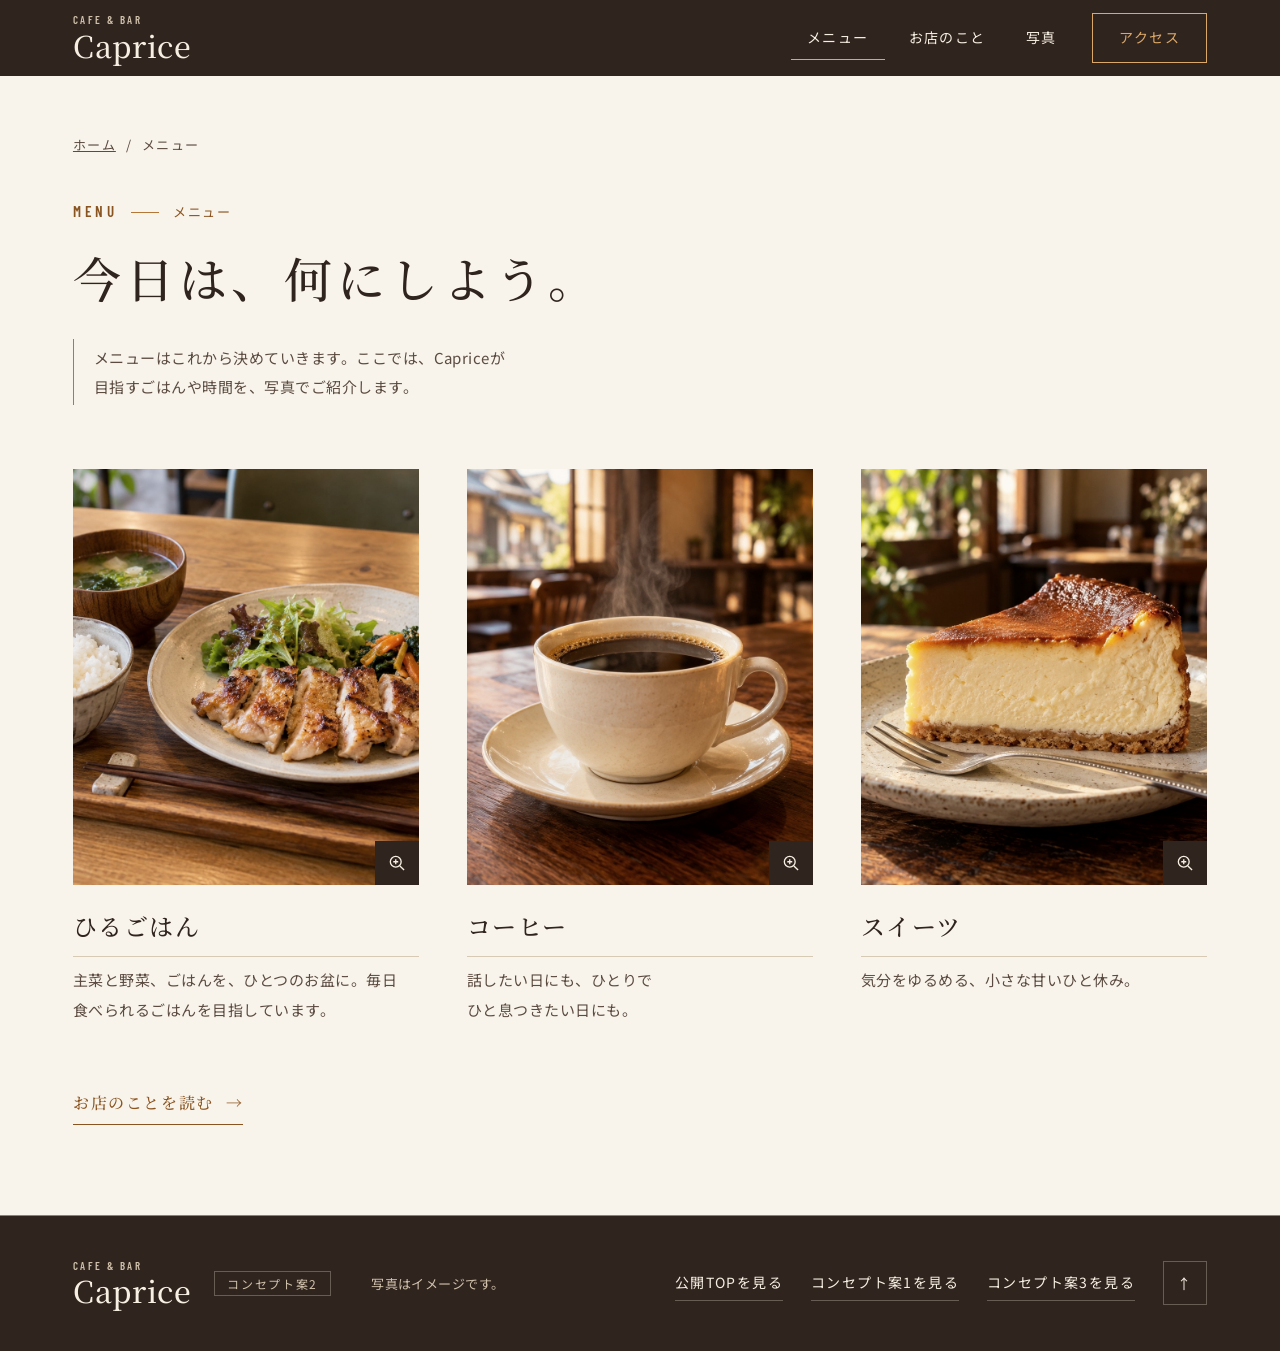
<file: concept2/menu.html>
<!doctype html>
<html lang="ja">
<head>
  <meta charset="utf-8">
  <meta name="viewport" content="width=device-width, initial-scale=1">
  <meta name="theme-color" content="#30241e">
  <title>コンセプト案2 | メニュー | cafe&amp;BAR Caprice</title>
  <meta name="description" content="Capriceが目指す毎日のごはんと、ひと息の時間のイメージ。メニューはこれから決めていきます。">
  <link rel="icon" type="image/svg+xml" href="data:image/svg+xml,%3Csvg xmlns='http://www.w3.org/2000/svg' viewBox='0 0 40 40'%3E%3Crect width='40' height='40' fill='%2330241E'/%3E%3Cpath d='M9 13h19v12a7 7 0 0 1-7 7h-5a7 7 0 0 1-7-7zm19 2h3a5 5 0 0 1 0 10h-3' fill='none' stroke='%23D9A566' stroke-width='3'/%3E%3C/svg%3E">
  <link rel="stylesheet" href="styles.css?v=20261004-20261004-concept2">
  <script src="site-settings.js?v=20261018-instagram" defer></script>
  <script src="app.js?v=20261004-20261004-concept2" defer></script>
  <meta name="robots" content="noindex">
</head>
<body id="top">
  <a class="skip-link" href="#main">本文へスキップ</a>
  <header class="header">
    <a class="wordmark" href="index.html#top" aria-label="cafe &amp; BAR Caprice トップ"><span>cafe &amp; BAR</span>Caprice</a>
    <button class="nav-toggle" aria-expanded="false" aria-controls="navigation" aria-label="メニューを開く"><span></span><span></span></button>
    <nav id="navigation" aria-label="メインナビゲーション"><a href="menu.html" aria-current="page">メニュー</a><a href="index.html#story">お店のこと</a><a href="index.html#gallery">写真</a><a class="visit-link" href="index.html#visit">アクセス</a></nav>
  </header>
  <main id="main" class="menu-page">
    <div class="menu-intro">
      <nav class="breadcrumbs" aria-label="パンくず"><a href="index.html">ホーム</a><span aria-hidden="true">/</span><span aria-current="page">メニュー</span></nav>
      <p class="label"><span class="en" aria-hidden="true">Menu</span>メニュー</p>
      <h1><span class="nw">今日は、</span><span class="nw">何にしよう。</span></h1>
      <p class="menu-notice"><span class="nw">メニューは</span><span class="nw">これから</span><span class="nw">決めていきます。</span><span class="nw">ここでは、</span><span class="nw">Capriceが</span><span class="nw">目指す</span><span class="nw">ごはんや</span><span class="nw">時間を、</span><span class="nw">写真で</span><span class="nw">ご紹介します。</span></p>
    </div>
    <section class="menu-catalog" aria-label="メニューのイメージ">
      <div class="catalog-grid"><article class="catalog-item reveal"><button class="catalog-photo" data-detail="lunch" aria-label="ひるごはんの写真を拡大"><img src="../assets/lunch.jpg" alt="主菜と野菜の副菜、ごはん、汁物を並べたランチのイメージ" width="1536" height="1024" loading="lazy"><span class="photo-zoom" aria-hidden="true"><svg viewBox="0 0 24 24" width="20" height="20" fill="none" stroke="currentColor" stroke-width="1.6"><circle cx="10.5" cy="10.5" r="6.5"/><path d="m15.5 15.5 5 5M10.5 7.5v6m-3-3h6"/></svg></span></button><div class="catalog-body"><h2>ひるごはん</h2><p><span class="nw">主菜と野菜、</span><span class="nw">ごはんを、</span><span class="nw">ひとつの</span><span class="nw">お盆に。</span><span class="nw">毎日</span><span class="nw">食べられる</span><span class="nw">ごはんを</span><span class="nw">目指しています。</span></p></div></article><article class="catalog-item reveal"><button class="catalog-photo" data-detail="coffee" aria-label="コーヒーの写真を拡大"><img src="../assets/coffee.jpg" alt="湯気の立つコーヒーを白いカップで出した、カフェの席のイメージ" width="1536" height="1024" loading="lazy"><span class="photo-zoom" aria-hidden="true"><svg viewBox="0 0 24 24" width="20" height="20" fill="none" stroke="currentColor" stroke-width="1.6"><circle cx="10.5" cy="10.5" r="6.5"/><path d="m15.5 15.5 5 5M10.5 7.5v6m-3-3h6"/></svg></span></button><div class="catalog-body"><h2>コーヒー</h2><p><span class="nw">話したい日にも、</span><span class="nw">ひとりで</span><span class="nw">ひと息</span><span class="nw">つきたい日にも。</span></p></div></article><article class="catalog-item reveal"><button class="catalog-photo" data-detail="cheesecake" aria-label="スイーツの写真を拡大"><img src="../assets/cheesecake.jpg" alt="焼き色のついたチーズケーキの一切れとフォークのイメージ" width="1536" height="1024" loading="lazy"><span class="photo-zoom" aria-hidden="true"><svg viewBox="0 0 24 24" width="20" height="20" fill="none" stroke="currentColor" stroke-width="1.6"><circle cx="10.5" cy="10.5" r="6.5"/><path d="m15.5 15.5 5 5M10.5 7.5v6m-3-3h6"/></svg></span></button><div class="catalog-body"><h2>スイーツ</h2><p><span class="nw">気分を</span><span class="nw">ゆるめる、</span><span class="nw">小さな</span><span class="nw">甘い</span><span class="nw">ひと休み。</span></p></div></article></div>
    </section>
    <p class="menu-return"><a class="text-link" href="index.html#story">お店のことを読む <span aria-hidden="true">→</span></a></p>
  </main>
  <footer class="footer">
    <div class="footer-main"><a class="wordmark" href="index.html#top"><span>cafe &amp; BAR</span>Caprice</a><p>コンセプト案2</p></div>
    <p class="footer-note">写真はイメージです。</p>
    <div class="footer-links"><a href="../index.html">公開TOPを見る</a><a href="../concept/index.html">コンセプト案1を見る</a><a href="../concept3/index.html">コンセプト案3を見る</a><a class="back-top" href="#top" aria-label="ページの先頭へ">↑</a></div>
  </footer>
  <dialog id="detail-dialog" aria-labelledby="dialog-title"><button class="dialog-close circle" aria-label="閉じる" autofocus>×</button><div id="dialog-content"></div></dialog>
</body>
</html>
</file>
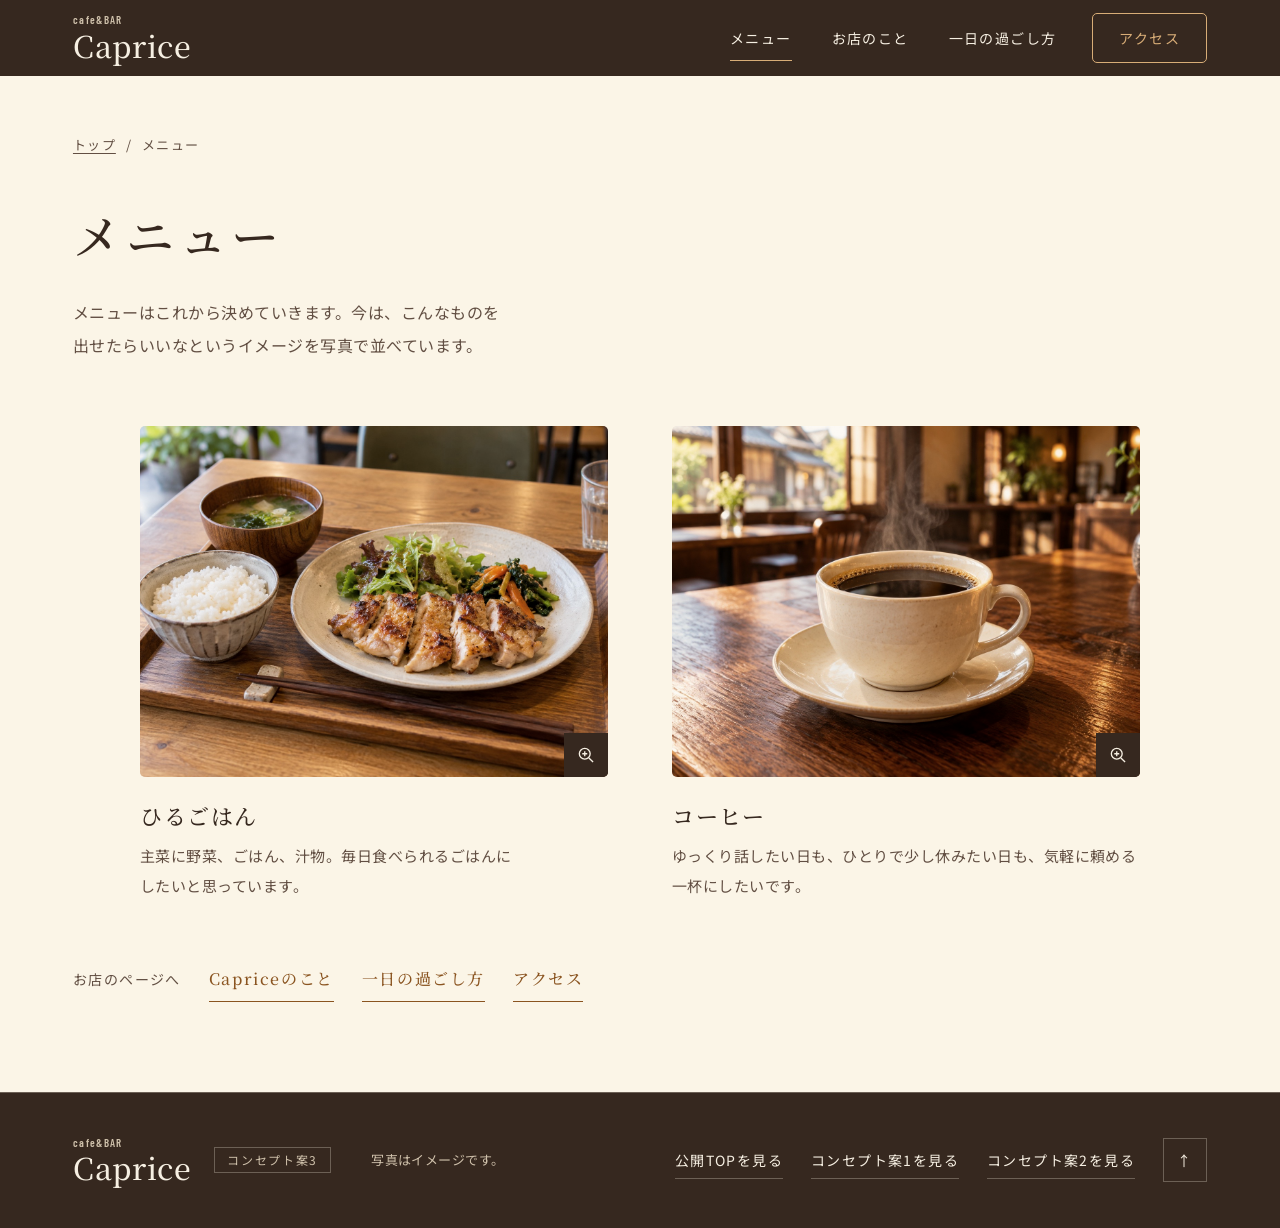
<file: concept3/menu.html>
<!doctype html>
<html lang="ja">
<head>
  <meta charset="utf-8">
  <meta name="viewport" content="width=device-width, initial-scale=1">
  <meta name="theme-color" content="#30241e">
  <title>コンセプト案3 | メニュー | cafe&amp;BAR Caprice</title>
  <meta name="description" content="メニューはこれから決めていきます。出したいごはんとコーヒーのイメージをまとめたページです。">
  <link rel="icon" type="image/svg+xml" href="data:image/svg+xml,%3Csvg xmlns='http://www.w3.org/2000/svg' viewBox='0 0 40 40'%3E%3Crect width='40' height='40' fill='%2330241E'/%3E%3Cpath d='M9 13h19v12a7 7 0 0 1-7 7h-5a7 7 0 0 1-7-7zm19 2h3a5 5 0 0 1 0 10h-3' fill='none' stroke='%23D9A566' stroke-width='3'/%3E%3C/svg%3E">
  <script>(function(){var d=document.documentElement;try{if(!matchMedia('(prefers-reduced-motion: reduce)').matches&&'IntersectionObserver' in window){d.classList.add('js-motion');setTimeout(function(){if(!window.__capriceMotion)d.classList.remove('js-motion')},4000)}}catch(e){}})()</script>
  <link rel="stylesheet" href="styles.css?v=20261018-concept3-actionbar">
  <script src="site-settings.js?v=20261018-instagram" defer></script>
  <script src="app.js?v=20261018-concept3-actionbar" defer></script>
  <meta name="robots" content="noindex">
</head>
<body id="top">
  <a class="skip-link" href="#main">本文へスキップ</a>
  <header class="header">
    <a class="wordmark" href="index.html#top" aria-label="cafe&amp;BAR Caprice トップ"><span>cafe&amp;BAR</span>Caprice</a>
    <button class="nav-toggle" aria-expanded="false" aria-controls="navigation" aria-label="メニューを開く"><span></span><span></span></button>
    <nav id="navigation" aria-label="メインナビゲーション"><a href="menu.html" aria-current="page">メニュー</a><a href="index.html#about">お店のこと</a><a href="index.html#day">一日の過ごし方</a><a class="visit-link" href="index.html#visit">アクセス</a></nav>
  </header>
  <main id="main" class="menu-page">
    <div class="menu-intro">
      <nav class="breadcrumbs" aria-label="パンくず"><a href="index.html#top">トップ</a><span aria-hidden="true">/</span><span aria-current="page">メニュー</span></nav>
      <h1>メニュー</h1>
      <p class="menu-lead"><span class="nw">メニューは</span><span class="nw">これから</span><span class="nw">決めて</span><span class="nw">いきます。</span><span class="nw">今は、</span><span class="nw">こんなものを</span><span class="nw">出せたらいいなという</span><span class="nw">イメージを</span><span class="nw">写真で</span><span class="nw">並べています。</span></p>
    </div>
    <section class="menu-catalog" aria-label="メニューのイメージ">
      <div class="catalog-grid"><article class="catalog-item reveal"><button class="catalog-photo" data-detail="lunch" aria-label="ひるごはんの写真を拡大"><img src="../assets/lunch.jpg" alt="主菜と野菜の副菜、ごはん、汁物を並べたランチのイメージ" width="1536" height="1024" loading="lazy"><span class="photo-zoom" aria-hidden="true"><svg viewBox="0 0 24 24" width="20" height="20" fill="none" stroke="currentColor" stroke-width="1.6"><circle cx="10.5" cy="10.5" r="6.5"/><path d="m15.5 15.5 5 5M10.5 7.5v6m-3-3h6"/></svg></span></button><div class="catalog-body"><h2>ひるごはん</h2><p><span class="nw">主菜に</span><span class="nw">野菜、</span><span class="nw">ごはん、</span><span class="nw">汁物。</span><span class="nw">毎日</span><span class="nw">食べられる</span><span class="nw">ごはんに</span><span class="nw">したいと</span><span class="nw">思っています。</span></p></div></article><article class="catalog-item reveal"><button class="catalog-photo" data-detail="coffee" aria-label="コーヒーの写真を拡大"><img src="../assets/coffee.jpg" alt="湯気の立つコーヒーを白いカップで出した、カフェの席のイメージ" width="1536" height="1024" loading="lazy"><span class="photo-zoom" aria-hidden="true"><svg viewBox="0 0 24 24" width="20" height="20" fill="none" stroke="currentColor" stroke-width="1.6"><circle cx="10.5" cy="10.5" r="6.5"/><path d="m15.5 15.5 5 5M10.5 7.5v6m-3-3h6"/></svg></span></button><div class="catalog-body"><h2>コーヒー</h2><p><span class="nw">ゆっくり</span><span class="nw">話したい日も、</span><span class="nw">ひとりで</span><span class="nw">少し</span><span class="nw">休みたい日も、</span><span class="nw">気軽に</span><span class="nw">頼める</span><span class="nw">一杯に</span><span class="nw">したいです。</span></p></div></article></div>
    </section>
    <p class="menu-return"><span>お店のページへ</span><a class="text-link" href="index.html#about">Capriceのこと</a><a class="text-link" href="index.html#day">一日の過ごし方</a><a class="text-link" href="index.html#visit">アクセス</a></p>
  </main>
  <footer class="footer">
    <div class="footer-main"><a class="wordmark" href="index.html#top"><span>cafe&amp;BAR</span>Caprice</a><p>コンセプト案3</p></div>
    <p class="footer-note">写真はイメージです。</p>
    <div class="footer-links"><a href="../index.html">公開TOPを見る</a><a href="../concept/index.html">コンセプト案1を見る</a><a href="../concept2/index.html">コンセプト案2を見る</a><a class="back-top" href="#top" aria-label="ページの先頭へ"><span aria-hidden="true">↑</span></a></div>
  </footer>
  <dialog id="detail-dialog" aria-labelledby="dialog-title"><button class="dialog-close circle" aria-label="閉じる" autofocus><span aria-hidden="true">×</span></button><div id="dialog-content"></div></dialog>
</body>
</html>
</file>
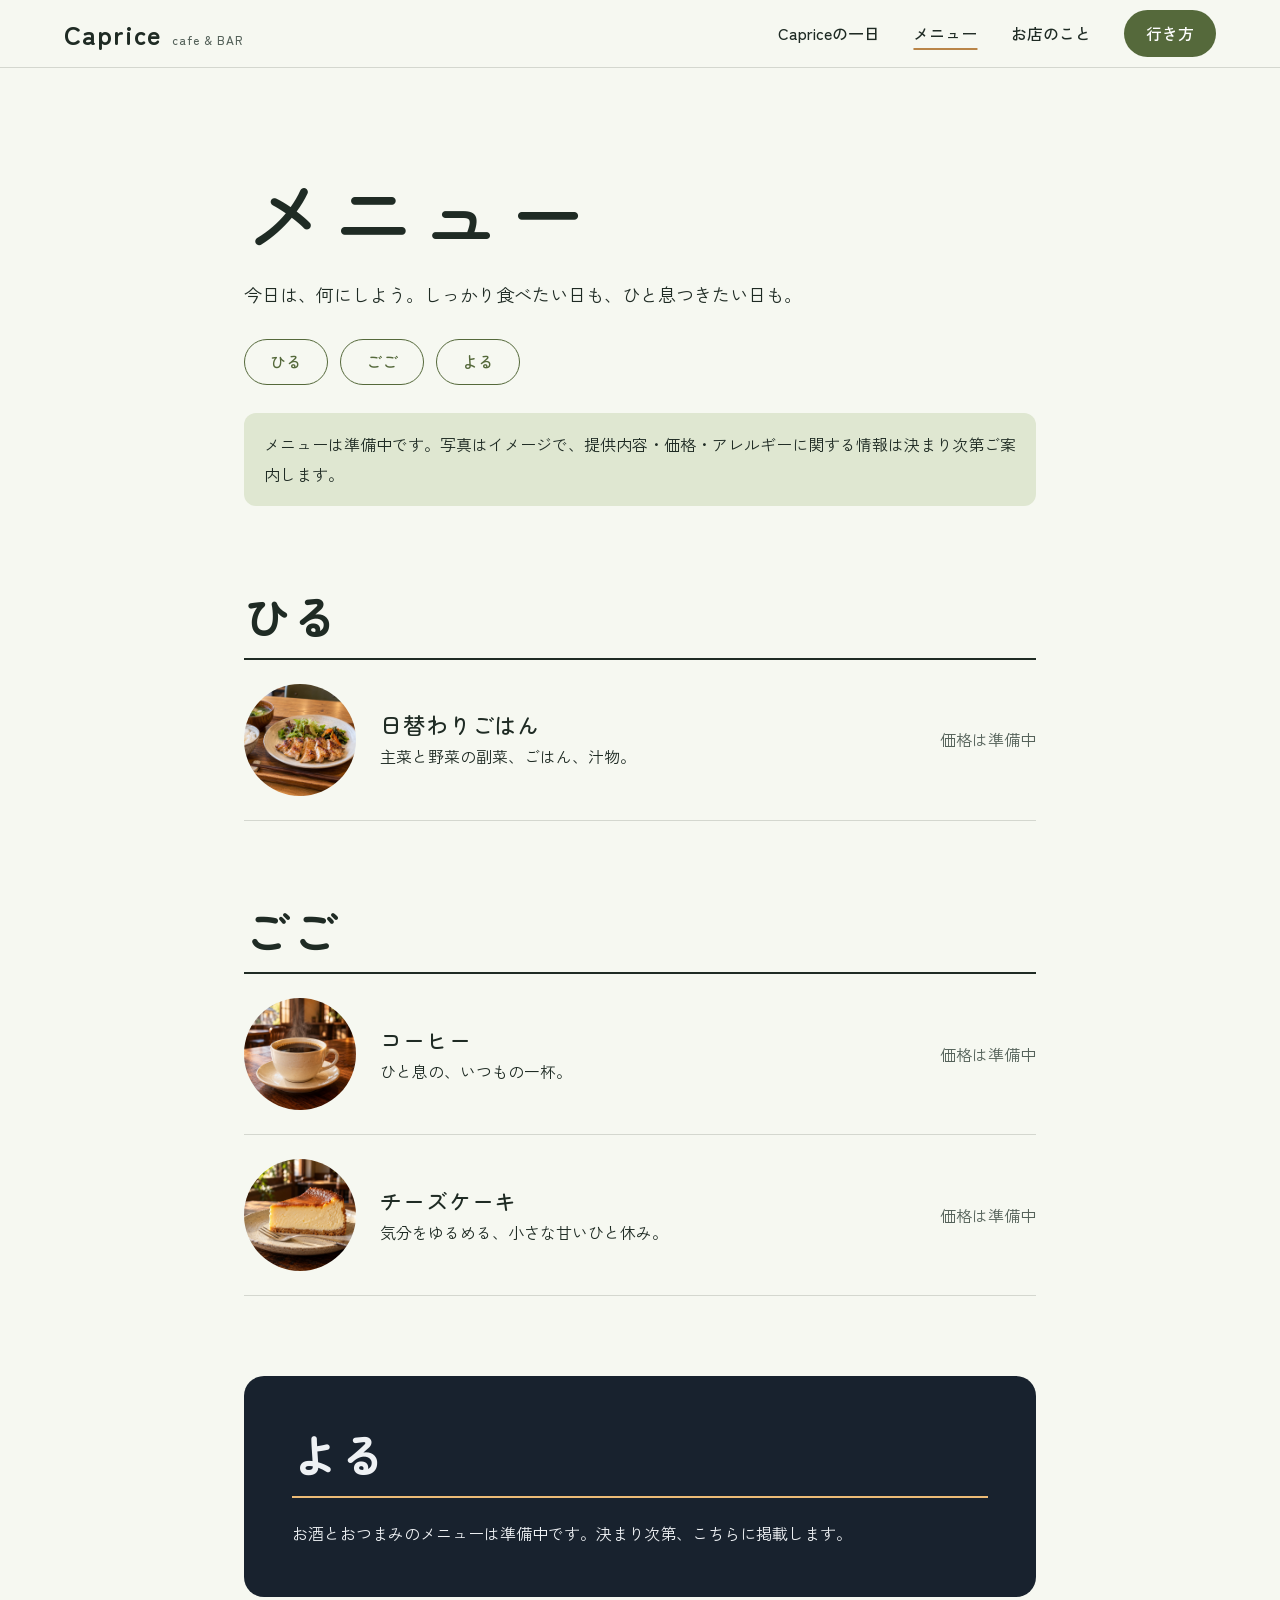
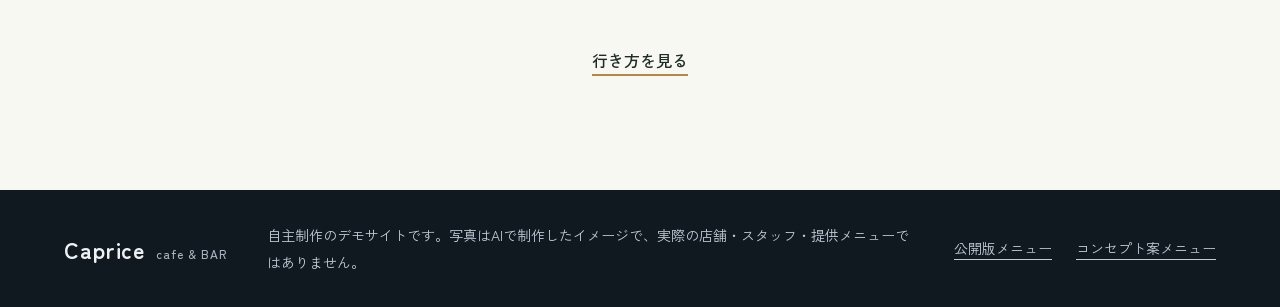
<file: refined/menu.html>
<!doctype html>
<html lang="ja">
<head>
  <meta charset="utf-8">
  <meta name="viewport" content="width=device-width, initial-scale=1">
  <meta name="theme-color" content="#f6f8f1">
  <title>メニュー | ブラッシュアップ案 | cafe&amp;BAR Caprice</title>
  <meta name="description" content="cafe&amp;BAR Capriceのメニュー。ひるのごはん、ごごのコーヒーと甘いもの、よるのBAR。内容は準備中のデモページです。">
  <meta name="robots" content="noindex">
  <link rel="icon" type="image/svg+xml" href="data:image/svg+xml,%3Csvg xmlns='http://www.w3.org/2000/svg' viewBox='0 0 40 40'%3E%3Ccircle cx='20' cy='20' r='20' fill='%2355693b'/%3E%3Ctext x='20' y='29' text-anchor='middle' fill='%23f6f8f1' font-family='sans-serif' font-weight='700' font-size='26'%3EC%3C/text%3E%3C/svg%3E">
  <link rel="preconnect" href="https://fonts.googleapis.com">
  <link rel="preconnect" href="https://fonts.gstatic.com" crossorigin>
  <link rel="stylesheet" href="https://fonts.googleapis.com/css2?family=Zen+Kaku+Gothic+New:wght@400;500&family=Zen+Maru+Gothic:wght@500;700&display=swap">
  <link rel="stylesheet" href="styles.css">
  <script src="site-settings.js" defer></script>
  <script src="app.js" defer></script>
</head>
<body id="top">
  <a class="skip-link" href="#main">本文へスキップ</a>

  <header class="site-header">
    <a class="wordmark" href="index.html" aria-label="cafe&amp;BAR Caprice トップ">Caprice<small>cafe &amp; BAR</small></a>
    <button class="nav-toggle" type="button" aria-expanded="false" aria-controls="site-nav" aria-label="ナビゲーションを開く"><span></span><span></span></button>
    <nav id="site-nav" class="site-nav" aria-label="メインナビゲーション">
      <a href="index.html#day">Capriceの一日</a>
      <a href="menu.html" aria-current="page">メニュー</a>
      <a href="index.html#about">お店のこと</a>
      <a class="nav-visit" href="index.html#visit">行き方</a>
    </nav>
  </header>

  <main id="main" class="menu-page">
    <header class="menu-intro">
      <h1>メニュー</h1>
      <p>今日は、何にしよう。しっかり食べたい日も、ひと息つきたい日も。</p>
      <nav class="menu-jump" aria-label="時間帯へ移動"><a href="#noon">ひる</a><a href="#afternoon">ごご</a><a href="#night">よる</a></nav>
      <p class="notice">メニューは準備中です。写真はイメージで、提供内容・価格・アレルギーに関する情報は決まり次第ご案内します。</p>
    </header>

    <section class="menu-group" id="noon" aria-labelledby="menu-noon">
      <h2 id="menu-noon">ひる</h2>
      <ul class="menu-list">
        <li>
          <button type="button" class="zoom plate" data-zoom data-caption="日替わりごはん（イメージ）" data-note="主菜と野菜の副菜、ごはん、汁物。適度にお腹を満たせて、栄養のバランスにも、お財布にも気を配る。日々の食事として選びやすいごはんを目指しています。">
            <img src="../assets/lunch.jpg" alt="主菜と野菜の副菜、ごはん、汁物を並べたランチのイメージ" width="1536" height="1024">
          </button>
          <div><h3>日替わりごはん</h3><p>主菜と野菜の副菜、ごはん、汁物。</p></div>
          <p class="price">価格は準備中</p>
        </li>
      </ul>
    </section>

    <section class="menu-group" id="afternoon" aria-labelledby="menu-afternoon">
      <h2 id="menu-afternoon">ごご</h2>
      <ul class="menu-list">
        <li>
          <button type="button" class="zoom plate" data-zoom data-caption="コーヒー（イメージ）" data-note="日々のひと休みに寄り添う一杯をイメージしました。豆や淹れ方、提供内容は準備中です。">
            <img src="../assets/coffee.jpg" alt="陶器のカップに注がれたコーヒーのイメージ" width="1536" height="1024" loading="lazy">
          </button>
          <div><h3>コーヒー</h3><p>ひと息の、いつもの一杯。</p></div>
          <p class="price">価格は準備中</p>
        </li>
        <li>
          <button type="button" class="zoom plate" data-zoom data-caption="チーズケーキ（イメージ）" data-note="気楽に過ごす午後の時間をイメージした写真です。スイーツの種類や提供内容は、決まり次第ご案内します。">
            <img src="../assets/cheesecake.jpg" alt="焼き色のついたチーズケーキのイメージ" width="1536" height="1024" loading="lazy">
          </button>
          <div><h3>チーズケーキ</h3><p>気分をゆるめる、小さな甘いひと休み。</p></div>
          <p class="price">価格は準備中</p>
        </li>
      </ul>
    </section>

    <section class="menu-group menu-group-night" id="night" aria-labelledby="menu-night">
      <h2 id="menu-night">よる</h2>
      <p class="menu-empty">お酒とおつまみのメニューは準備中です。決まり次第、こちらに掲載します。</p>
    </section>

    <p class="menu-back"><a class="link" href="index.html#visit">行き方を見る</a></p>
  </main>

  <footer class="site-footer">
    <a class="wordmark" href="index.html">Caprice<small>cafe &amp; BAR</small></a>
    <p>自主制作のデモサイトです。写真はAIで制作したイメージで、実際の店舗・スタッフ・提供メニューではありません。</p>
    <nav aria-label="デザイン案の比較"><a href="../menu.html">公開版メニュー</a><a href="../concept/menu.html">コンセプト案メニュー</a></nav>
  </footer>

  <dialog id="zoom-dialog" aria-labelledby="zoom-caption">
    <button type="button" class="dialog-close" aria-label="閉じる" autofocus>×</button>
    <img id="zoom-image" alt="" width="1536" height="1024">
    <div class="dialog-body"><h2 id="zoom-caption"></h2><p id="zoom-note"></p></div>
  </dialog>
</body>
</html>
</file>
<file: styles.css>
@import url('https://fonts.googleapis.com/css2?family=Barlow+Condensed:wght@600;700&family=Noto+Sans+JP:wght@400;500&family=Noto+Serif+JP:wght@400;500&display=swap');
:root{--ink:#30241e;--paper:#f8f4eb;--gold:#b57735;--serif:'Noto Serif JP','Yu Mincho',serif;--sans:'Noto Sans JP',sans-serif;--display:'Barlow Condensed','Arial Narrow',sans-serif;--gutter:clamp(24px,5.7vw,100px)}
*{box-sizing:border-box}html{scroll-behavior:smooth;scroll-padding-top:96px}body{margin:0;background:var(--paper);color:var(--ink);font-family:var(--sans);font-size:16px;line-height:1.9;-webkit-font-smoothing:antialiased}body.modal-open{overflow:hidden}button,a{-webkit-tap-highlight-color:transparent}button{color:inherit;font:inherit;cursor:pointer}a{color:inherit;text-decoration:none}button{background:none;border:0}button:disabled{cursor:default;opacity:.5}img{display:block;max-width:100%;object-fit:cover}h1,h2,h3,p{margin:0}button:focus-visible,a:focus-visible,summary:focus-visible{outline:3px solid var(--gold);outline-offset:6px}.sr-only{position:absolute;width:1px;height:1px;padding:0;overflow:hidden;clip:rect(0,0,0,0);white-space:nowrap}.skip-link{position:fixed;top:-100px;left:20px;background:white;color:var(--ink);padding:10px;z-index:100}.skip-link:focus{top:12px}.header{height:82px;padding:0 var(--gutter);display:flex;align-items:center;justify-content:space-between;background:var(--ink);color:var(--paper);position:sticky;top:0;z-index:30}.wordmark{font-family:var(--display);font-size:35px;font-weight:600;letter-spacing:.15em;white-space:nowrap;line-height:1}nav{display:flex;gap:38px;align-items:center;font-size:14px;letter-spacing:.06em}nav a{transition:opacity .2s}nav a:hover{opacity:.7}nav .visit-link{background:var(--gold);padding:11px 22px;display:flex;gap:24px}.nav-toggle{display:none}.eyebrow{font-size:12px;font-weight:500;letter-spacing:.2em;line-height:1.7}.hero{height:min(740px,calc(100svh - 82px));min-height:570px;position:relative;isolation:isolate;overflow:hidden;color:white;background:#38271c}.hero-images,.hero-image,.hero-shade{position:absolute;inset:0;width:100%;height:100%}.hero-image{opacity:0;transition:opacity 1.5s ease,transform 8s linear;transform:scale(1.045);object-position:center 56%}.hero-image.active{opacity:1;transform:scale(1)}.hero-shade{background:linear-gradient(90deg,rgba(19,12,7,.65),rgba(19,12,7,.1) 66%);z-index:1}.hero-copy{position:relative;z-index:2;padding:clamp(62px,7.5vw,120px) var(--gutter) 100px}.hero h1{font:400 clamp(54px,5.9vw,94px)/1.43 var(--serif);letter-spacing:.08em;margin:24px 0 22px}.hero-description{font-family:var(--serif);font-size:clamp(16px,1.35vw,21px);letter-spacing:.09em}.text-link{display:inline-flex;align-items:center;gap:38px;padding:8px 0;border-bottom:1px solid currentColor;font-size:14px;letter-spacing:.06em;text-align:left;transition:gap .25s}.text-link:hover{gap:49px}.hero-copy .text-link{margin-top:26px}.hero-controls{position:absolute;bottom:33px;left:var(--gutter);right:var(--gutter);z-index:3;display:flex;justify-content:space-between;align-items:center}.hero-state{display:flex;gap:24px;align-items:center;font-family:var(--serif);font-size:14px}.muted{opacity:.5}.progress-track{height:2px;width:130px;background:#ffffff4d;display:block;overflow:hidden}#hero-progress{display:block;width:0;height:100%;background:white}#hero-progress.playing{animation:progress 6500ms linear forwards}@keyframes progress{to{width:100%}}.icon-button{min-width:44px;min-height:44px;font-size:19px;color:white}.arrows{display:flex;gap:14px}.circle{border:1px solid currentColor;border-radius:50%;width:46px;height:46px;display:inline-grid;place-items:center;font:300 31px/1 Arial,sans-serif;transition:background .2s,color .2s}.circle:hover{background:var(--ink);color:var(--paper)}.circle.light:hover{background:white;color:var(--ink)}.scroll-hint{font-size:11px;letter-spacing:.2em;display:flex;gap:18px;align-items:center}.section-pad{padding:80px var(--gutter)}.section-heading h2{font:700 clamp(52px,5.3vw,80px)/1 var(--display);letter-spacing:-.025em}.section-heading p{font-size:14px;letter-spacing:.05em;margin-top:16px}.pickup{display:grid;grid-template-columns:.85fr 2.5fr 1.25fr;gap:30px;align-items:center}.pickup .section-heading{align-self:start;padding-top:8px}.pickup-visual{position:relative;overflow:hidden}.pickup-visual img{width:100%;aspect-ratio:1.55;transition:opacity .22s,transform .8s}.pickup-visual:hover img{transform:scale(1.025)}.image-tag{position:absolute;left:18px;bottom:16px;font-size:10px;letter-spacing:.14em;color:white;background:#30241ec9;padding:5px 9px}.pickup-copy{padding-left:8px}.pickup-copy h3{font:500 clamp(23px,2.2vw,33px)/1.65 var(--serif);margin:12px 0 15px;white-space:nowrap}.pickup-copy>div>p:not(.eyebrow){font-size:14px;line-height:2}.pickup-copy .text-link{margin-top:16px}.pickup-controls{display:flex;gap:12px;align-items:center;margin-top:32px}.pickup-controls>span{font-size:12px;margin-left:12px;white-space:nowrap;letter-spacing:.08em}.pickup-controls .circle{width:40px;height:40px}.story{display:grid;grid-template-columns:1.2fr 1fr;gap:7vw;align-items:center;padding:16px var(--gutter) 60px 0}.story-images{position:relative;padding-bottom:54px}.baker-photo{width:100%;aspect-ratio:1.45}.story-inset{position:absolute;width:32%;height:61%;right:-3%;bottom:0;background:var(--ink);border:3px solid var(--paper);box-shadow:0 10px 30px #30241e15;overflow:hidden}.story-inset img{height:100%;width:100%;object-position:88% center}.story-inset span{position:absolute;bottom:16px;left:12px;right:8px;color:white;font-size:8px;letter-spacing:.13em}.story-copy{padding-bottom:40px}.story-copy h2{font:500 clamp(25px,2.6vw,40px)/1.8 var(--serif);margin:20px 0 25px;letter-spacing:.015em}.story-copy h2 span{display:block}.story-copy>p:not(.eyebrow){font-size:14px;line-height:2.5}.story-more{margin-top:22px}.story-more summary{list-style:none;cursor:pointer}.story-more summary::-webkit-details-marker{display:none}.story-more p{margin-top:20px;font-size:14px;line-height:2.3;max-width:440px}.story-more[open] summary span{transform:rotate(45deg)}.inline{display:flex;gap:28px;align-items:baseline;margin-bottom:32px}.menu{padding-top:20px;padding-bottom:70px}.menu-grid{display:grid;grid-template-columns:repeat(3,1fr);gap:30px}.menu-item{padding:0;text-align:center;width:100%}.menu-photo{height:auto;aspect-ratio:1.55;overflow:hidden;position:relative}.menu-photo img{width:100%;height:100%;transition:transform .7s}.menu-photo span{position:absolute;bottom:12px;right:12px;background:var(--paper);width:35px;height:35px;border-radius:50%;display:grid;place-items:center;opacity:0;transform:translateY(8px);transition:.3s}.menu-item:hover .menu-photo span,.menu-item:focus-visible .menu-photo span{opacity:1;transform:none}.menu-item:hover img{transform:scale(1.05)}.coffee-photo img{width:180%;max-width:none;height:180%;transform:translate(-40%,-7%);object-position:right top}.menu-item:hover .coffee-photo img{transform:translate(-40%,-7%) scale(1.04)}.bakery-photo img{width:125%;max-width:none;height:125%;transform:translate(-16%,-18%)}.menu-item:hover .bakery-photo img{transform:translate(-16%,-18%) scale(1.04)}.menu-item h3{font:600 34px/1.1 var(--display);letter-spacing:.025em;margin-top:17px}.menu-item p{font-size:13px;margin-top:3px}.menu-all{text-align:center;margin-top:35px}.solid-button{background:var(--ink);color:var(--paper);padding:15px 32px;font-size:14px;display:inline-flex;gap:40px;align-items:center;transition:background .25s}.solid-button:hover{background:#654b37}.visit{display:flex;justify-content:space-between;align-items:center;gap:24px;padding:65px var(--gutter);background:linear-gradient(90deg,#211710bd,#21171070),url('assets/hero.jpg') center 20%/cover;color:var(--paper)}.visit h2{font:400 clamp(30px,3vw,46px)/1.7 var(--serif);letter-spacing:.08em;margin-top:10px}.outline-button{border:1px solid #ffffffaa;padding:13px 30px;display:flex;gap:45px;align-items:center;font-size:14px;transition:background .25s}.outline-button:hover{background:#ffffff20}footer{display:flex;gap:25px;align-items:center;padding:30px var(--gutter);background:var(--ink);color:var(--paper)}footer .wordmark{font-size:23px}footer p{font-size:12px;border-left:1px solid #ffffff60;padding-left:25px}footer>span{font-size:11px;color:#ddcbb8;margin-left:auto}.back-top{font-size:21px;min-width:35px;text-align:center}.reveal{opacity:1}.js-motion .reveal{opacity:0;transform:translateY(24px);transition:opacity .85s ease,transform .85s ease}.js-motion .reveal.visible{opacity:1;transform:none}dialog{background:var(--paper);color:var(--ink);border:0;padding:0;width:min(850px,calc(100% - 36px));max-height:88svh;overscroll-behavior:contain}dialog::backdrop{background:#1b120cbd;backdrop-filter:blur(5px)}.dialog-close{position:sticky;top:16px;float:right;margin:16px 16px -62px 0;z-index:2;background:var(--paper)}.detail-photo{width:100%;height:300px}.detail-body{padding:35px 42px 42px}.detail-body h2{font:500 30px/1.7 var(--serif);margin:10px 0 18px}.detail-body p{font-size:15px;line-height:2.2}.detail-note{border-top:1px solid #30241e25;margin-top:25px;padding-top:18px;color:#756454;font-size:12px!important}.dialog-menu{display:grid;gap:0;margin-top:15px}.dialog-menu button{display:flex;align-items:center;gap:22px;padding:18px 0;border-bottom:1px solid #30241e25;text-align:left}.dialog-menu img{width:105px;height:75px}.dialog-menu strong{display:block;font-weight:500}.dialog-menu small{display:block;color:#756454}.dialog-menu button:hover{background:#e9e0d255}.visit-facts{display:grid;grid-template-columns:100px 1fr;gap:15px;margin:25px 0}.visit-facts dt{color:#756454}.visit-facts dd{margin:0}
@media(min-width:1700px){main{max-width:1920px;margin:auto}.header,footer{padding-left:max(var(--gutter),calc((100vw - 1720px)/2));padding-right:max(var(--gutter),calc((100vw - 1720px)/2))}}
@media(max-width:1100px){nav{gap:22px}.pickup{grid-template-columns:.7fr 1.8fr 1.3fr;gap:20px}.pickup-copy h3{font-size:25px}.pickup-controls{gap:8px}.pickup-controls>span{margin-left:5px}.story{gap:6vw}.story-copy h2{font-size:28px}.story-copy>p:not(.eyebrow){font-size:13px}footer{flex-wrap:wrap}footer>span{margin-left:0}}
@media(max-width:760px){html{scroll-padding-top:80px}.header{height:70px}.wordmark{font-size:28px}.nav-toggle{display:flex;flex-direction:column;justify-content:center;gap:7px;width:44px;height:44px;padding:8px;position:relative;z-index:2}.nav-toggle span{height:1px;background:var(--paper);width:100%;transition:.3s}.nav-toggle[aria-expanded=true] span:first-child{transform:translateY(4px) rotate(45deg)}.nav-toggle[aria-expanded=true] span:last-child{transform:translateY(-4px) rotate(-45deg)}nav{display:none;position:absolute;top:70px;left:0;right:0;background:var(--ink);padding:20px var(--gutter) 35px;flex-direction:column;align-items:stretch;gap:0}nav.open{display:flex}nav a{padding:15px 0}nav .visit-link{margin-top:12px;justify-content:space-between}.hero{height:calc(88svh - 70px);min-height:570px;max-height:800px}.hero-image{object-position:65% center}.hero-shade{background:linear-gradient(90deg,#160f0990,#160f0915),linear-gradient(0deg,#160f0970,transparent 45%)}.hero-copy{padding-top:60px}.hero h1{font-size:clamp(47px,11vw,68px);margin:24px 0 18px}.hero-description{font-size:15px}.hero-copy .text-link{margin-top:23px}.hero-controls{bottom:25px}.hero-state{gap:12px;font-size:12px}.progress-track{width:65px}.arrows{gap:9px}.circle{width:40px;height:40px}.scroll-hint{display:none}.icon-button{min-width:35px}.section-pad{padding:52px var(--gutter)}.section-heading h2{font-size:57px}.section-heading p{margin-top:8px}.pickup{grid-template-columns:1fr;gap:24px}.pickup .section-heading{display:flex;align-items:baseline;gap:20px;padding:0}.pickup-visual img{aspect-ratio:1.35}.pickup-copy{display:grid;grid-template-columns:1fr auto;align-items:center;padding:0;gap:4px 12px}.pickup-copy #pickup-text{grid-column:1 / -1}.pickup-copy h3{font-size:28px;margin:8px 0}.pickup-copy .text-link{justify-self:start}.pickup-controls{margin-top:16px;gap:8px}.pickup-controls>span{display:none}.story{grid-template-columns:1fr;gap:34px;padding:10px 0 0}.story-images{margin-right:38px;padding-bottom:40px}.baker-photo{aspect-ratio:1.25}.story-inset{width:34%;height:59%;right:-18px}.story-copy{padding:0 var(--gutter) 25px}.story-copy h2{font-size:29px;margin:14px 0 18px}.story-copy>p:not(.eyebrow){font-size:14px}.story-more{margin-top:16px}.inline{gap:20px;margin-bottom:25px}.inline p{font-size:13px}.menu-grid{gap:23px;grid-template-columns:1fr}.menu-item{text-align:left;display:grid;grid-template-columns:1fr 1fr;column-gap:25px;align-items:end}.menu-photo{grid-row:1/3;aspect-ratio:1.15}.menu-item h3{font-size:35px;margin:0}.menu-item p{align-self:start;margin-top:3px}.menu-photo span{opacity:1;transform:none;width:27px;height:27px;right:8px;bottom:8px}.menu-all{margin-top:28px}.solid-button{justify-content:center;width:100%;gap:30px}.visit{padding:45px var(--gutter);align-items:flex-start;flex-direction:column;gap:26px}.visit h2{font-size:30px}.outline-button{min-width:190px;justify-content:space-between}footer{gap:18px 20px;padding-top:28px;padding-bottom:28px}footer p{padding-left:20px;font-size:10px}footer .wordmark{font-size:22px}footer>span{font-size:10px;flex:1;line-height:1.8}.back-top{font-size:20px}.detail-photo{height:220px}.detail-body{padding:26px}.detail-body h2{font-size:26px}.detail-body p{font-size:14px}.dialog-menu{gap:0}.dialog-menu img{width:75px;height:68px}.dialog-menu button{gap:15px}.visit-facts{grid-template-columns:75px 1fr;font-size:14px}}
@media(prefers-reduced-motion:reduce){html{scroll-behavior:auto}*,*::before,*::after{animation:none!important;transition:none!important}.js-motion .reveal{opacity:1;transform:none}.hero-image{transform:none}}

/* Width/height HTML attributes reserve space; fluid content images must override height. */
.pickup-visual img,.baker-photo{height:auto}
/* Caprice: fluid layouts and uncropped photographic assets. */
[hidden]{display:none!important}main,section,header,footer{min-width:0}.header{gap:24px}.wordmark{font-family:var(--serif);font-size:33px;font-weight:500;letter-spacing:.015em;display:inline-flex;flex-direction:column;gap:5px;line-height:1.05}.wordmark>span{font-family:var(--sans);font-size:9px;font-weight:400;letter-spacing:.19em}.header nav{gap:clamp(14px,2.2vw,34px)}nav a[aria-current=page]{border-bottom:1px solid var(--gold)}.hero{height:min(680px,calc(100svh - 82px));min-height:460px;background:#241a12}.hero-image{object-fit:contain;object-position:right center;transform:none!important}.hero-copy{padding-top:clamp(42px,6vw,95px);max-width:100%}.hero h1{font-size:clamp(45px,5.2vw,78px);line-height:1.4}.hero-shade{background:linear-gradient(90deg,#241a12ed 0%,#241a1280 30%,transparent 65%)}.pickup{grid-template-columns:minmax(110px,.8fr) minmax(0,2.4fr) minmax(0,1.3fr)}.pickup-copy h3{white-space:normal;overflow-wrap:anywhere}.pickup-visual img{aspect-ratio:3/2;object-fit:contain;transform:none!important}.baker-photo{aspect-ratio:3/2;object-fit:contain}.story-inset{width:40%;height:auto;aspect-ratio:3/2}.story-inset img{object-fit:contain}.story-inset span{display:none}.menu-photo{aspect-ratio:3/2}.menu-photo img,.coffee-photo img,.bakery-photo img,.menu-item:hover img,.menu-item:hover .coffee-photo img,.menu-item:hover .bakery-photo img{width:100%;height:100%;max-width:100%;object-fit:contain;transform:none!important}.story{grid-template-columns:minmax(0,1.2fr) minmax(0,1fr)}.story-copy h2{font-size:clamp(24px,2.5vw,39px)}.story-copy h2 span{overflow-wrap:anywhere}.detail-photo{height:auto;max-height:52svh;object-fit:contain;background:#e9e1d6}.visit{background:linear-gradient(90deg,#211710c9,#21171070),url('assets/interior.jpg') center/cover}.gallery{padding-top:45px;background:#eee8dd}.gallery-heading{display:flex;justify-content:space-between;align-items:baseline;gap:25px}.gallery-heading .inline{flex-wrap:wrap;gap:12px 24px}.gallery-track{display:grid;grid-auto-flow:column;grid-auto-columns:calc((100% - 40px)/3);gap:20px;overflow-x:auto;overscroll-behavior-x:contain;scroll-snap-type:x mandatory;scroll-behavior:smooth;scrollbar-width:thin;scrollbar-color:#b49c80 transparent;padding:4px 0 18px;scroll-padding:0}.gallery-item{display:block;scroll-snap-align:start;min-width:0;padding:0;text-align:left}.gallery-item img{width:100%;height:auto;aspect-ratio:3/2;object-fit:contain;transition:filter .3s}.gallery-item:hover img{filter:brightness(1.08)}.gallery-caption{display:flex;justify-content:space-between;gap:8px;margin-top:12px;font-size:13px}.gallery-caption>span:last-child{font-size:18px}.gallery-note{font-size:12px;color:#6e5c4b;margin-top:15px}.instagram{display:flex;align-items:center;justify-content:space-between;gap:35px;background:#3a2a21;color:var(--paper)}.instagram h2{font:400 clamp(38px,4vw,58px)/1.4 var(--serif);margin:10px 0}.instagram>div>p:last-child{font-size:14px}.instagram-action p{font-size:12px!important;opacity:.7;margin-top:10px}.instagram-link[aria-disabled=true]{opacity:.65;cursor:default;background:transparent}.access{display:grid;grid-template-columns:minmax(0,.9fr) minmax(0,1.4fr);gap:60px;align-items:center}.access-copy .section-heading p{font-family:var(--serif);font-size:22px}.access .map-note{font-size:13px;color:#766454;max-width:320px}.map-wrap{min-width:0}.map-wrap iframe{width:100%;height:340px;border:0;display:block;background:#e8e2d7}.map-fallback{font-size:11px;margin-top:8px;color:#6e5c4b}.map-fallback a{text-decoration:underline;margin-left:8px}#gallery-dialog{width:min(1100px,calc(100vw - 32px));background:#241a12;color:var(--paper);max-height:94svh;padding:18px 24px 24px;overflow:auto}#gallery-dialog::backdrop{background:#0f0908e8}.lightbox-toolbar{display:flex;align-items:center;gap:20px;margin-bottom:15px}.lightbox-toolbar h2{font:500 22px var(--display);letter-spacing:.1em}.lightbox-toolbar>span{font-size:13px;margin-left:auto}.lightbox-stage{display:grid;grid-template-columns:44px minmax(0,1fr) 44px;gap:18px;align-items:center}.lightbox-stage img{width:100%;height:65svh;object-fit:contain;min-width:0}.lightbox-stage .circle,.lightbox-toolbar .circle{width:42px;height:42px}.lightbox-stage .circle:hover,.lightbox-toolbar .circle:hover{background:var(--paper);color:var(--ink)}#gallery-full-caption{font-family:var(--serif);text-align:center;font-size:15px;margin-top:16px}#gallery-error{text-align:center;font-size:14px}.menu-intro{padding-top:42px;padding-bottom:40px}.breadcrumb{font-size:11px;letter-spacing:.1em}.breadcrumb-divider{font-size:11px;margin:0 15px;color:#aa9681}.menu-intro>.eyebrow{margin-top:55px}.menu-intro h1{font:700 clamp(70px,9vw,135px)/1 var(--display);margin:12px 0 20px}.menu-intro h2{font:400 clamp(27px,3vw,40px)/1.8 var(--serif);margin-bottom:12px}.menu-intro>p:last-child{font-size:15px}.menu-catalog{padding-top:12px}.menu-filters{display:flex;flex-wrap:wrap;border-bottom:1px solid #30241e30;gap:12px 30px}.menu-filters button{padding:14px 20px;font-size:14px;border-bottom:2px solid transparent}.menu-filters button[aria-pressed=true]{border-bottom-color:var(--ink);font-weight:500}.menu-filters button:hover{background:#e9e1d6}.catalog-count{font-size:12px;color:#766454;text-align:right;margin:20px 0 22px}.catalog-grid{display:grid;grid-template-columns:repeat(2,minmax(0,1fr));gap:48px 38px}.catalog-item button{text-align:left;padding:0;width:100%}.catalog-item img{width:100%;height:auto;aspect-ratio:3/2;object-fit:contain;margin-bottom:22px}.catalog-item .eyebrow{font-size:11px;color:#97682c}.catalog-item h2{font:500 clamp(21px,2vw,28px)/1.8 var(--serif);margin:8px 0}.catalog-item p{font-size:14px}.catalog-detail{display:flex;justify-content:space-between;align-items:center;border-top:1px solid #30241e25;margin-top:20px;padding-top:12px;font-size:12px}.catalog-detail>span{font-size:22px;transition:transform .25s}.catalog-item button:hover .catalog-detail>span{transform:rotate(90deg)}.catalog-note{font-size:12px;color:#766454;border-top:1px solid #30241e25;padding-top:25px;margin-top:45px}.menu-return{padding:55px var(--gutter);text-align:center;background:#eae1d3}.menu-return>p{font-family:var(--serif);font-size:24px;margin-bottom:16px}
@media(max-width:1000px) and (min-width:761px){.header{padding-left:28px;padding-right:28px}.header nav{gap:16px;font-size:12px}.header nav .visit-link{padding:10px 15px;gap:10px}.pickup{grid-template-columns:minmax(0,1.5fr) minmax(0,1fr);gap:25px}.pickup>.section-heading{grid-column:1/-1;display:flex;align-items:baseline;gap:24px}.pickup-copy h3{font-size:28px}.story{gap:35px}.story-copy h2{font-size:27px}.access{gap:30px}.gallery-track{grid-auto-columns:calc((100% - 20px)/2)}}
@media(max-width:760px){.header{height:70px}.wordmark{font-size:27px;gap:3px}.wordmark>span{font-size:8px}.hero{display:flex;flex-direction:column;height:auto;min-height:0;max-height:none;background:#241a12;overflow:visible}.hero-copy{order:0;position:relative;padding:33px var(--gutter) 25px}.hero h1{font-size:clamp(36px,10vw,56px);letter-spacing:.03em;margin:14px 0;line-height:1.35}.hero-description{font-size:14px}.hero-copy .eyebrow{font-size:10px}.hero-copy .text-link{margin-top:15px}.hero-images{order:1;position:relative;inset:auto;width:100%;height:auto;aspect-ratio:3/2}.hero-image{object-fit:contain;object-position:center;transform:none!important}.hero-shade{display:none}.hero-controls{order:2;position:relative;inset:auto;padding:15px var(--gutter);gap:15px}.hero-state{gap:12px}.hero-controls .arrows{margin-left:auto}.pickup{grid-template-columns:minmax(0,1fr)}.pickup-visual img{aspect-ratio:3/2}.story{grid-template-columns:minmax(0,1fr)}.story-inset{width:42%;height:auto;aspect-ratio:3/2}.story-copy h2{font-size:clamp(23px,6.6vw,30px)}.menu-item{grid-template-columns:minmax(0,1.15fr) minmax(0,1fr);gap:0 20px}.menu-photo{aspect-ratio:3/2}.menu-item h3{font-size:clamp(27px,8vw,35px)}.gallery-heading{align-items:flex-start;gap:12px}.gallery-heading .inline{display:block}.gallery-heading .section-heading h2{font-size:clamp(44px,12vw,57px)}.gallery-heading .arrows{gap:8px;flex-shrink:0;padding-top:4px}.gallery-heading .circle{width:37px;height:37px}.gallery-track{grid-auto-columns:100%;gap:20px}.gallery-caption{font-size:12px}.instagram{flex-direction:column;align-items:flex-start;gap:26px}.instagram-action{width:100%}.instagram-link{justify-content:space-between;min-height:48px;font-size:12px;padding-left:16px;padding-right:16px}.access{grid-template-columns:minmax(0,1fr);gap:30px}.map-wrap iframe{height:290px}.access-copy .section-heading h2{font-size:54px}.map-fallback{font-size:10px}.map-fallback a{display:inline-block;margin-left:0}footer .wordmark{font-size:25px}footer>p{font-size:11px}.lightbox-stage{grid-template-columns:34px minmax(0,1fr) 34px;gap:6px}.lightbox-stage .circle{width:32px;height:32px}.lightbox-stage img{height:auto;aspect-ratio:3/2;max-height:65svh}#gallery-dialog{padding:12px;width:calc(100vw - 16px)}.lightbox-toolbar{gap:12px}.lightbox-toolbar h2{font-size:19px}#gallery-full-caption{font-size:12px}.detail-photo{height:auto;max-height:50svh}.detail-body{padding:25px}.menu-intro{padding-top:25px;padding-bottom:30px}.menu-intro>.eyebrow{font-size:10px;margin-top:35px}.menu-intro h1{font-size:78px}.menu-intro>p:last-child{font-size:14px}.menu-filters{gap:0;justify-content:space-between}.menu-filters button{padding:12px 8px;font-size:12px}.catalog-grid{grid-template-columns:minmax(0,1fr);gap:38px}.catalog-item h2{font-size:24px}.catalog-item img{margin-bottom:18px}.menu-return>p{font-size:23px}.menu-intro .eyebrow{letter-spacing:.12em}}
@media(min-width:761px) and (max-height:650px){.hero{min-height:360px;height:calc(100svh - 82px)}.hero-copy{padding-top:25px}.hero h1{font-size:clamp(38px,4.5vw,59px);margin:12px 0}.hero-description{font-size:14px}.hero-copy .text-link{margin-top:15px}.hero-controls{bottom:15px}}
@media(prefers-reduced-motion:reduce){.gallery-track{scroll-behavior:auto}}

/* Keep each image at its native ratio, without tall letterboxed containers. */
@media(min-width:761px){.hero{height:auto;min-height:0;max-height:none;display:grid;grid-template-columns:1fr}.hero-images{position:relative;inset:auto;width:72%;height:auto;aspect-ratio:3/2;margin-left:auto;grid-area:1/1}.hero-image{width:100%;height:100%;object-position:center}.hero-copy{position:absolute;top:0;left:0;padding-top:clamp(32px,5vw,75px)}.hero h1{font-size:clamp(42px,5vw,72px);margin:16px 0}.hero-description{font-size:16px}.hero-copy .text-link{margin-top:19px}.hero-controls{bottom:20px}.section-pad{padding-top:56px;padding-bottom:56px}.menu{padding-top:30px}.story{padding-top:8px;padding-bottom:20px}.story-images{padding-bottom:0}.story-copy{padding-bottom:0}.story-inset{display:none}.gallery{padding-top:48px}.instagram{padding-top:45px;padding-bottom:45px}.menu-intro{padding-top:30px;padding-bottom:32px}.menu-catalog{padding-top:10px}.hero-shade{background:linear-gradient(90deg,#241a12 0%,#241a12ee 22%,#241a1220 50%,transparent 65%)}}
@media(max-width:760px){.section-pad{padding-top:38px;padding-bottom:38px}.hero-copy{padding:24px var(--gutter) 20px}.hero-copy .eyebrow{font-size:9px;letter-spacing:.16em}.hero h1{font-size:clamp(32px,8.5vw,43px);line-height:1.35;margin:12px 0 10px}.hero-description{font-size:13px}.hero-copy .text-link{margin-top:10px;padding-top:6px;padding-bottom:6px;font-size:12px}.hero-controls{padding-top:8px;padding-bottom:8px}.hero-controls .circle{width:35px;height:35px}.hero-controls .icon-button{min-height:35px}.pickup{gap:18px}.pickup .section-heading h2{font-size:49px}.pickup-copy h3{font-size:25px}.pickup-controls{margin-top:12px}.story{padding:0;gap:24px}.story-images{margin:0;padding:0}.story-inset{display:none}.story-copy{padding-bottom:10px}.story-copy h2{margin-top:10px;margin-bottom:12px}.menu .inline{margin-bottom:22px}.menu-grid{gap:18px}.menu-all{margin-top:23px}.gallery-heading .inline{margin-bottom:22px}.gallery-track{padding-bottom:10px}.gallery-note{margin-top:10px}.instagram{gap:22px}.visit{padding-top:30px;padding-bottom:30px;gap:18px}.access{gap:24px}.menu-intro{padding-top:25px;padding-bottom:24px}.menu-intro>.eyebrow{margin-top:25px}.menu-catalog{padding-top:0}.menu-return{padding-top:35px;padding-bottom:35px}}

/* Align the desktop pickup label, photo and copy at the top of the same row. */
@media(min-width:761px){.pickup{align-items:start;gap:clamp(20px,2vw,30px)}.pickup-copy{align-self:start;padding-top:8px}.pickup-controls{margin-top:18px}.pickup-copy h3{margin:9px 0 10px}}
@media(min-width:761px) and (max-width:1000px){.pickup{row-gap:22px}.pickup>.section-heading{padding-top:0}.pickup-copy{padding-top:6px}}

/* Keep the comparison route secondary to the restored design. */
.design-comparison{font-size:11px;text-decoration:underline;text-underline-offset:4px}


/* Shared photo interaction, gentle transitions and desktop alignment. */
@media(min-width:761px){.story{padding-left:var(--gutter);padding-right:var(--gutter)}}
.hero-image{transition:opacity 2.2s cubic-bezier(.22,.61,.36,1)}
#hero-progress.playing{animation-duration:8500ms}
.pickup-visual,#pickup-text{transition:opacity .6s ease,transform .7s ease}
.pickup-visual.is-changing,#pickup-text.is-changing{opacity:0;transform:translateY(4px)}
.menu-photo .photo-zoom,.photo-zoom{position:absolute;right:12px;bottom:12px;width:44px;height:44px;border-radius:50%;display:grid;place-items:center;background:#f8f4ebeb;color:var(--ink);border:1px solid #30241e26;opacity:1;transform:none;pointer-events:none;box-shadow:0 3px 14px #30241e18;transition:background .4s ease}
.photo-zoom svg{display:block}
.menu-item .menu-photo img,.catalog-photo img{transition:transform 1.1s cubic-bezier(.22,.61,.36,1)}
.menu-item:hover .menu-photo img,.menu-item:focus-visible .menu-photo img,.catalog-item button:hover .catalog-photo img,.catalog-item button:focus-visible .catalog-photo img{transform:scale(1.045)!important}
.catalog-photo{position:relative;overflow:hidden;margin-bottom:22px;aspect-ratio:3/2}
.catalog-photo img{width:100%;height:auto;margin-bottom:0}
dialog[open]{animation:dialog-in .5s cubic-bezier(.22,.61,.36,1) both}
dialog[open]::backdrop{animation:backdrop-in .5s ease both}
dialog[open].is-closing{animation:dialog-out .36s ease both;pointer-events:none}
dialog[open].is-closing::backdrop{animation:backdrop-out .36s ease both}
@keyframes dialog-in{from{opacity:0;transform:translateY(16px) scale(.985)}to{opacity:1;transform:translateY(0) scale(1)}}
@keyframes dialog-out{from{opacity:1;transform:translateY(0) scale(1)}to{opacity:0;transform:translateY(10px) scale(.99)}}
@keyframes backdrop-in{from{background-color:#1b120c00;backdrop-filter:blur(0)}to{background-color:#1b120cbd;backdrop-filter:blur(5px)}}
@keyframes backdrop-out{from{background-color:#1b120cbd;backdrop-filter:blur(5px)}to{background-color:#1b120c00;backdrop-filter:blur(0)}}
@media(prefers-reduced-motion:reduce){dialog[open],dialog[open]::backdrop{animation:none}.hero-image,.pickup-visual,#pickup-text,.menu-item .menu-photo img,.catalog-photo img{transition:none}.menu-item:hover .menu-photo img,.menu-item:focus-visible .menu-photo img,.catalog-item button:hover .catalog-photo img,.catalog-item button:focus-visible .catalog-photo img{transform:none!important}}

#gallery-full-image{transition:opacity .55s ease}
#gallery-full-image.is-changing{opacity:0}
@media(max-width:760px){.menu-photo .photo-zoom,.photo-zoom{width:34px;height:34px;right:9px;bottom:9px}}
@media(prefers-reduced-motion:reduce){#gallery-full-image{transition:none}}

.pickup-visual.is-changing,#pickup-text.is-changing{transition-duration:.28s}
#gallery-full-image.is-changing{transition-duration:.2s}

@media(min-width:761px) and (max-width:900px){.hero-copy{padding-top:28px}.hero h1{font-size:38px}}
</file>
<file: blend/tokens.css>
/* Tsukihi — generated from tokens.json */
@font-face { font-family: "Inter"; src: url("fonts/inter-latin-wght-normal.woff2") format("woff2"); font-weight: 100 900; font-display: swap; }
:root, [data-theme="light"] {
  --bg: #ffffff;
  --wash: #f7f6f2;
  --sunk: #efede7;
  --line: #ebe9e3;
  --veil: rgba(255, 255, 255, .82);
  --ink: #1b1a18;
  --sub: #746f67;
  --faint: #a8a39a;
  --on-ink: #ffffff;
  --leaf: #2f6a4c;
  --leaf-wash: #e9f3ed;
  --warm: #c8733a;
  --warm-wash: #fbf0e8;
  --warm-ink: #a05c2e;
  --scrim: rgba(27, 26, 24, .32);
  --shadow-control: 0 1px 2px rgba(27, 26, 24, .1);
  --shadow-lift: 0 0 0 1px #ebe9e3, 0 22px 44px rgba(60, 40, 20, .1);
  --shadow-sheet: 0 40px 100px rgba(27, 26, 24, .28);
  --shadow-art: 0 12px 14px rgba(60, 40, 20, .13);
}
[data-theme="dusk"] {
  --bg: #1f1814;
  --wash: #2a211b;
  --sunk: #342920;
  --line: #43362c;
  --veil: rgba(31, 24, 20, .82);
  --ink: #f6f1e8;
  --sub: #b9ad9f;
  --faint: #85786c;
  --on-ink: #1f1814;
  --leaf: #8fcfa9;
  --leaf-wash: #24382c;
  --warm: #e0a15e;
  --warm-wash: #3a2a1c;
  --warm-ink: #ecb57a;
  --scrim: rgba(0, 0, 0, .5);
  --shadow-control: 0 1px 2px rgba(0, 0, 0, .4);
  --shadow-lift: 0 0 0 1px #43362c, 0 22px 44px rgba(0, 0, 0, .35);
  --shadow-sheet: 0 40px 100px rgba(0, 0, 0, .6);
  --shadow-art: 0 12px 14px rgba(0, 0, 0, .35);
}
:root {
  --space-1: 4px;
  --space-2: 8px;
  --space-3: 12px;
  --space-4: 16px;
  --space-5: 18px;
  --space-6: 26px;
  --space-7: 34px;
  --space-8: 64px;
  --radius-xs: 14px;
  --radius-sm: 16px;
  --radius-md: 18px;
  --radius-lg: 22px;
  --radius-xl: 28px;
  --radius-pill: 99px;
  --font-sans: "Inter", "Noto Sans JP", "Noto Sans CJK JP", "Hiragino Sans", "Yu Gothic", sans-serif;
  --font-serif: "Noto Serif JP", "Noto Serif CJK JP", "Hiragino Mincho ProN", "Yu Mincho", serif;
}
.display { font-family: var(--font-serif); font-size: 68px; line-height: 1.3; font-weight: 600; letter-spacing: 0.03em; }
.heading { font-family: var(--font-serif); font-size: 32px; line-height: 1.3; font-weight: 600; letter-spacing: 0.04em; }
.title { font-family: var(--font-serif); font-size: 24px; line-height: 1.4; font-weight: 600; letter-spacing: 0.04em; }
.subtitle { font-family: var(--font-serif); font-size: 20px; line-height: 1.4; font-weight: 600; letter-spacing: 0.06em; }
.lead { font-family: var(--font-sans); font-size: 17px; line-height: 2; font-weight: 500; }
.body { font-family: var(--font-sans); font-size: 15px; line-height: 1.75; font-weight: 500; }
.item { font-family: var(--font-sans); font-size: 16px; line-height: 1.4; font-weight: 700; }
.small { font-family: var(--font-sans); font-size: 14px; line-height: 1.75; font-weight: 500; }
.caption { font-family: var(--font-sans); font-size: 13px; line-height: 1.6; font-weight: 500; }
.label { font-family: var(--font-sans); font-size: 12.5px; line-height: 1.4; font-weight: 700; letter-spacing: 0.06em; }
.eyebrow { font-family: var(--font-sans); font-size: 13px; line-height: 1.75; font-weight: 600; letter-spacing: 0.14em; }
.number-xl { font-family: var(--font-sans); font-size: 92px; line-height: 1.05; font-weight: 650; letter-spacing: -0.04em; }
.number-lg { font-family: var(--font-sans); font-size: 28px; line-height: 1.2; font-weight: 650; letter-spacing: -0.02em; }
.number { font-family: var(--font-sans); font-size: 16px; line-height: 1.4; font-weight: 650; }
</file>
<file: blend/caprice-theme.css>
/* Caprice theme — Tsukihi の形・余白・動きはそのままに、色と影だけを Caprice の紙色・焦げ茶・金に差し替える。 */
:root, [data-theme="light"] {
  --bg: #f8f4eb;        /* 紙色（最初のデザインの --paper） */
  --wash: #f0eadf;      /* カードと帯の面 */
  --sunk: #e8e0d2;
  --line: #e2d9ca;
  --veil: rgba(248, 244, 235, .86);
  --ink: #30241e;       /* 焦げ茶（最初のデザインの --ink） */
  --sub: #6b5d51;
  --faint: #a8998a;
  --on-ink: #f8f4eb;
  --warm: #b57735;      /* 金（最初のデザインの --gold）。印と下線に */
  --warm-wash: #f3e6d3;
  --warm-ink: #8a5621;  /* 金の文字用 */
  --scrim: rgba(36, 26, 18, .5);
  --shadow-control: 0 1px 2px rgba(48, 36, 30, .14);
  --shadow-lift: 0 0 0 1px #e2d9ca, 0 22px 44px rgba(48, 36, 30, .13);
  --shadow-sheet: 0 40px 100px rgba(36, 26, 18, .34);
  --shadow-art: 0 14px 18px rgba(48, 36, 30, .2);
  --raised: #fffdf8;    /* 持ち上がった面。紙より一段明るい */
  --afternoon: #f3e6cc; /* ごごの地 */
  --night: #241a12;     /* よるの地 */
}
[data-theme="dusk"] {
  --bg: #30241e; --wash: #3c2e26; --sunk: #47382e; --line: #57473b; --veil: rgba(48, 36, 30, .9);
  --ink: #f8f4eb; --sub: #d0c2b1; --faint: #a39382; --on-ink: #30241e;
  --leaf: #9ad3b0; --leaf-wash: #33402f; --warm: #d99c58; --warm-wash: #4a3524; --warm-ink: #e6b47a;
  --scrim: rgba(0, 0, 0, .55);
  --shadow-control: 0 1px 2px rgba(0, 0, 0, .35); --shadow-lift: 0 0 0 1px #57473b, 0 22px 44px rgba(0, 0, 0, .3); --shadow-sheet: 0 40px 100px rgba(0, 0, 0, .55); --shadow-art: 0 14px 18px rgba(0, 0, 0, .4);
  --raised: #47382e;
}
</file>
<file: blend/styles.css>
/* ==========================================================================
   Caprice ブレンド案
   構成と言葉はブラッシュアップ案、色は最初のデザイン、形と動きは Tsukihi。
   レイアウトは「窓辺」：写真は端まで大きく、言葉は反対側に細く寄せ、章ごとに左右を入れ替える。
   色・影・角丸・余白は tokens.css と caprice-theme.css の変数だけを使う。
   1. 基本  2. 共通部品  3. ヘッダー  4. トップ各セクション
   5. メニューページ  6. フッター  7. 拡大シート  8. 動きの配慮
   ========================================================================== */

/* 1. 基本 ----------------------------------------------------------------- */
:root {
  --ease: cubic-bezier(.2, .8, .2, 1);
  --section: clamp(56px, 8vw, 112px);
  --header: 64px;
  --m: clamp(20px, 5vw, 64px);        /* 左右の余白 */
  --g: clamp(12px, 1.9vw, 24px);      /* 12列の溝 */
  --title-m: clamp(1.75rem, 1.2rem + 1.8vw, 2.5rem);
  --catch: clamp(1.875rem, 1.1rem + 2.6vw, 3rem);
  --gap-l: clamp(88px, 12.5vw, 160px); /* 大きな区切り */
  --gap-m: clamp(72px, 9.4vw, 120px);  /* 章と章の間 */
}
*, *::before, *::after { box-sizing: border-box; }
html { scroll-behavior: smooth; scroll-padding-top: calc(var(--header) + 16px); }
body { margin: 0; background: var(--bg); color: var(--ink); font: 500 1rem/1.9 var(--font-sans); -webkit-font-smoothing: antialiased; overflow-wrap: anywhere; }
h1, h2, h3, p, dl, dd, ul, figure { margin: 0; }
ul { padding: 0; list-style: none; }
img { display: block; max-width: 100%; height: auto; }
a { color: inherit; }
button { padding: 0; border: 0; background: none; color: inherit; font: inherit; cursor: pointer; }
h1, h2, h3 { font-family: var(--font-serif); font-weight: 600; line-height: 1.5; letter-spacing: .04em; }
:focus-visible { outline: 2px solid var(--ink); outline-offset: 3px; border-radius: 8px; }
[hidden] { display: none !important; }
[data-theme] { color: var(--ink); }
.sr-only { position: absolute; width: 1px; height: 1px; overflow: hidden; clip-path: inset(50%); white-space: nowrap; }
.skip-link { position: fixed; top: -100px; left: 16px; z-index: 100; padding: 10px 18px; border-radius: var(--radius-pill); background: var(--ink); color: var(--on-ink); font-weight: 700; }
.skip-link:focus { top: 12px; }

/* 2. 共通部品 ------------------------------------------------------------- */
/* 主ボタン：焦げ茶の丸。押すと少し沈む */
.button { display: inline-flex; align-items: center; justify-content: center; min-height: 54px; padding: 0 30px; border-radius: var(--radius-pill); background: var(--ink); color: var(--on-ink); font-weight: 700; letter-spacing: .04em; text-decoration: none; white-space: nowrap; transition: transform .2s var(--ease); }
.button:hover { transform: translateY(-1px); } .button:active { transform: scale(.98); }
/* 文字のリンク：金の下線 */
.link { font-weight: 700; text-decoration: underline; text-decoration-color: var(--warm); text-decoration-thickness: 2px; text-underline-offset: 7px; transition: text-decoration-color .2s; }
.link:hover { text-decoration-color: currentColor; }
/* 写真：角を落として、押すと拡大 */
.zoom { display: block; width: 100%; overflow: hidden; border-radius: var(--radius-lg); background: var(--sunk); cursor: zoom-in; }
.zoom img { width: 100%; object-fit: cover; transition: transform .9s var(--ease); }
.zoom:hover img { transform: scale(1.045); }
/* 料理と飲みものは、お皿のかたちに丸く切り抜いて、影をひとつ落とす */
.plate { aspect-ratio: 1; border-radius: 50%; }
.plate img { height: 100%; }
figure:has(> .plate), li > .plate { filter: drop-shadow(var(--shadow-art)); }
img[src$='lunch.jpg'] { object-position: 68% 50%; }
img[src$='coffee.jpg'] { object-position: 52% 62%; }
img[src$='cheesecake.jpg'] { object-position: 42% 50%; }

/* 3. ヘッダー ------------------------------------------------------------- */
.site-header { position: sticky; top: 0; z-index: 30; display: flex; align-items: center; justify-content: space-between; gap: 24px; height: var(--header); padding: 0 var(--m); background: var(--bg); }
.wordmark { display: inline-flex; align-items: baseline; gap: 10px; font: 600 1.5rem/1 var(--font-serif); letter-spacing: .03em; text-decoration: none; }
.wordmark small { color: var(--sub); font: 600 .6875rem/1 var(--font-sans); letter-spacing: .16em; }
.site-nav { display: flex; align-items: center; gap: clamp(16px, 2.4vw, 32px); font-size: .9375rem; }
.site-nav a { padding: 8px 0; color: var(--sub); font-weight: 600; text-decoration: none; transition: color .2s; }
.site-nav a:hover, .site-nav a[aria-current='page'] { color: var(--ink); }
.site-nav .nav-visit, .site-nav .nav-visit:hover { padding: 8px 22px; border-radius: var(--radius-pill); background: var(--warm); color: var(--on-ink); font-weight: 700; }
.nav-toggle { display: none; }
@media (max-width: 760px) {
  .nav-toggle { display: grid; align-content: center; gap: 6px; width: 48px; height: 48px; padding: 13px; margin-right: -13px; }
  .nav-toggle span { height: 1.5px; border-radius: 2px; background: var(--ink); transition: transform .3s var(--ease); }
  .nav-toggle[aria-expanded='true'] span:first-child { transform: translateY(3.75px) rotate(45deg); }
  .nav-toggle[aria-expanded='true'] span:last-child { transform: translateY(-3.75px) rotate(-45deg); }
  .site-nav { display: none; position: absolute; top: var(--header); left: 8px; right: 8px; flex-direction: column; align-items: stretch; gap: 0; padding: var(--space-3) var(--space-5) var(--space-5); border-radius: var(--radius-lg); background: var(--bg); box-shadow: var(--shadow-sheet); font-size: 1.0625rem; }
  .site-nav.is-open { display: flex; }
  .site-nav a { padding: 15px 0; border-bottom: 1px solid var(--line); color: var(--ink); }
  .site-nav .nav-visit { margin-top: var(--space-4); padding: 14px; border-bottom: 0; text-align: center; }
}

/* 4. トップ各セクション --------------------------------------------------- */
/* 12列のグリッド。すべてのセクションがこの線に揃う */
.grid { display: grid; grid-template-columns: repeat(12, minmax(0, 1fr)); column-gap: var(--g); padding-inline: var(--m); }
@media (max-width: 900px) { .grid { grid-template-columns: minmax(0, 1fr); } .grid > * { grid-column: 1 / -1 !important; } }

/* 4-1. ヒーロー：写真は端まで。言葉は縦書きの「札」にして、写真の右端に差し込む（縦書きはここだけ） */
.hero { --hero-h: clamp(460px, 52vw, 680px); position: relative; height: var(--hero-h); }
.hero-photo { width: 100%; height: 100%; object-fit: cover; object-position: 38% 42%; }
.hero-tab { position: absolute; top: 0; right: var(--m); bottom: clamp(-48px, -3.8vw, -32px); display: flex; flex-direction: row-reverse; gap: clamp(10px, 1.4vw, 18px); padding: clamp(26px, 3.4vw, 44px) clamp(16px, 2.3vw, 30px) clamp(22px, 3vw, 40px); background: var(--bg); writing-mode: vertical-rl; }
.hero-tab h1 { font-size: min(clamp(2.125rem, 1.2rem + 3.6vw, 3.75rem), calc((var(--hero-h) - 100px) / 8)); line-height: 1.5; letter-spacing: .06em; white-space: nowrap; }
.hero-tab p { white-space: nowrap; color: var(--warm-ink); font-size: clamp(.6875rem, .6rem + .3vw, .8125rem); font-weight: 700; letter-spacing: .32em; }
@media (max-width: 760px) { .hero-photo { object-position: 22% 42%; } }

.intro { align-items: end; padding-top: clamp(64px, 8vw, 104px); }
.intro-lead { grid-column: 1 / 8; font: 600 clamp(1.1875rem, .9rem + 1.1vw, 1.75rem)/2 var(--font-serif); letter-spacing: .06em; }
.intro-actions { grid-column: 9 / 13; display: flex; justify-content: flex-end; align-items: center; gap: 28px; padding-bottom: 8px; }
@media (max-width: 900px) { .intro { row-gap: 26px; } .intro-actions { justify-content: space-between; } }

/* 4-2. お店のこと：言葉は左に細く、写真は右へ大きく端まで */
.about { align-items: end; padding-top: var(--gap-l); }
.about-copy { grid-column: 1 / 5; }
.about-copy h2 { margin-bottom: 30px; font-size: clamp(1.75rem, 1rem + 1.8vw, 2.25rem); line-height: 1.6; letter-spacing: .06em; white-space: nowrap; }
.about-copy p { max-width: 34em; color: var(--sub); line-height: 2.2; }
@media (min-width: 901px) and (max-width: 1180px) { .about-copy { grid-column: 1 / 6; } .about-photo { grid-column: 7 / 13; } } .about-copy p + p { margin-top: 1.2em; }
.about-photo { grid-column: 6 / 13; margin-right: calc(var(--m) * -1); }
.about-photo .zoom { height: clamp(340px, 50vw, 680px); border-radius: 0; }
.about-photo img { height: 100%; }
.more { margin-top: 24px; }
.more summary { display: inline-block; font-weight: 700; list-style: none; cursor: pointer; text-decoration: underline; text-decoration-color: var(--warm); text-decoration-thickness: 2px; text-underline-offset: 7px; }
.more summary::-webkit-details-marker { display: none; }
.more summary::after { content: '＋'; display: inline-block; margin-left: 10px; color: var(--warm-ink); } .more[open] summary::after { content: '－'; }
.more[open] { padding: var(--space-5) var(--space-6); border-radius: var(--radius-lg); background: var(--wash); }
.more p:first-of-type { margin-top: 16px; }
@media (max-width: 900px) { .about { row-gap: 32px; } .about-photo { margin-left: calc(var(--m) * -1); } }

/* 4-3. Capriceの一日 */
.day { padding-bottom: var(--gap-m); }
.day-intro { align-items: end; padding-top: var(--gap-l); }
.day-intro h2 { grid-column: 1 / 8; font-size: clamp(2.375rem, 1.3rem + 3.4vw, 4rem); line-height: 1.3; }
.day-intro p { grid-column: 9 / 13; padding-bottom: 12px; color: var(--sub); }
@media (max-width: 900px) { .day-intro { row-gap: 10px; } }

/* 章：写真7列・言葉4列。写真は端まで、言葉は下揃え。.ch-flip で左右を入れ替える
   見出しはキャッチフレーズ（ひるは、ごはんを。）、その下に添え書きと本文 */
.ch { align-items: end; padding-top: var(--gap-m); }
.day-intro + .ch { padding-top: clamp(40px, 5vw, 64px); }
.ch-photo { grid-row: 1; grid-column: 1 / 8; display: flex; gap: 3px; height: clamp(300px, 44vw, 600px); margin-left: calc(var(--m) * -1); }
.ch-photo .zoom { flex: 1; min-width: 0; height: 100%; border-radius: 0; }
.ch-photo img { height: 100%; }
.ch-copy { grid-row: 1; grid-column: 9 / 13; }
.ch-flip .ch-photo { grid-column: 6 / 13; margin-left: 0; margin-right: calc(var(--m) * -1); }
.ch-flip .ch-copy { grid-column: 1 / 5; }
.catch { margin-bottom: 22px; font-size: var(--catch); line-height: 1.5; letter-spacing: .06em; }
.ch-copy .lede { margin-bottom: 12px; color: var(--ink); font: 600 clamp(1.0625rem, .95rem + .4vw, 1.1875rem)/1.9 var(--font-serif); letter-spacing: .06em; }
.ch-copy p { max-width: 34em; margin-bottom: 30px; color: var(--sub); }
/* よる：写真の代わりに、焦げ茶の面に言葉を置く（夜の写真が撮れたら差し替える） */
.ch-night { align-items: center; padding-left: var(--m); background: var(--night); color: #f8f4eb; transition: background .4s; }
.ch-night p { font: 600 clamp(1.6875rem, 1rem + 2.3vw, 2.75rem)/1.5 var(--font-serif); letter-spacing: .08em; }
@media (max-width: 900px) {
  .ch-photo, .ch-flip .ch-photo { margin-inline: calc(var(--m) * -1); }
  .ch-copy { grid-row: 2; padding-top: 30px; }
  .catch { margin-bottom: 14px; } .ch-copy .lede { margin-bottom: 8px; } .ch-copy p { margin-bottom: 18px; }
}
/* スクロール演出（app.js が .is-tinted を付けたときだけ有効）
   地の色が 紙色 → 生成り → 夕焼け → 焦げ茶 へ移り変わる。夜になると data-theme="dusk" で文字色もまとめて夜用に */
.day.is-tinted { background-color: var(--day-bg, var(--bg)); transition: color .4s; }
.day.is-night .ch-night { background: var(--wash); }

/* 4-4. ギャラリー：写真が左へゆっくり流れ続ける。マウスを乗せる・フォーカスする・ボタンで止まる */
.gallery { position: relative; margin-top: var(--gap-l); }
.gallery-window { overflow: hidden; }
.gallery-track { display: flex; gap: clamp(10px, 1.25vw, 16px); width: max-content; }
.gallery-track li { flex: none; width: clamp(300px, 44vw, 560px); height: clamp(220px, 31vw, 400px); }
.gallery-track li.tall { width: clamp(170px, 23.5vw, 300px); }
.gallery-track img { width: 100%; height: 100%; object-fit: cover; border-radius: var(--radius-lg); }
.gallery.is-moving .gallery-track { animation: gallery-slide 70s linear infinite; }
.gallery.is-moving .gallery-window:hover .gallery-track, .gallery.is-moving .gallery-window:focus-visible .gallery-track, .gallery.is-paused .gallery-track { animation-play-state: paused; }
@keyframes gallery-slide { to { transform: translateX(calc(-50% - clamp(10px, 1.25vw, 16px) / 2)); } }
.gallery-window:focus-visible { outline-offset: -4px; }
.gallery:not(.is-moving) .gallery-window { overflow-x: auto; scroll-snap-type: x mandatory; scrollbar-width: none; padding-inline: var(--m); }
.gallery:not(.is-moving) .gallery-track li { scroll-snap-align: start; }
.gallery-toggle { position: absolute; right: var(--m); bottom: 14px; padding: 8px 18px; border-radius: var(--radius-pill); background: var(--veil); color: var(--ink); font-size: .875rem; font-weight: 700; box-shadow: var(--shadow-control); }

/* 4-5. Instagram：ギャラリーの続きに、細い帯で */
.insta { display: grid; grid-template-columns: minmax(0, 1fr) auto; align-items: center; gap: 20px 40px; margin: clamp(32px, 4.4vw, 56px) var(--m) 0; padding: clamp(28px, 3.4vw, 44px) clamp(22px, 4.4vw, 56px); border-radius: var(--radius-xl); background: var(--wash); }
.insta h2 { margin-bottom: 6px; font-size: clamp(1.625rem, 1.2rem + 1.2vw, 2.125rem); line-height: 1.5; }
.insta-copy p { color: var(--sub); }
.insta-actions { display: flex; align-items: center; gap: 14px 22px; }
.insta-handle, .insta-pending { color: var(--sub); font-weight: 700; }
@media (max-width: 900px) { .insta { grid-template-columns: 1fr; } .insta-actions { flex-direction: row-reverse; justify-content: flex-end; } }
@media (max-width: 760px) { .insta-actions { flex-direction: column-reverse; align-items: stretch; } .insta-actions .button { width: 100%; } }

/* 4-6. 行き方：地図と来店情報は、明るい地で読みやすく */
.visit { align-items: start; padding-block: var(--gap-m); }
.visit-copy { grid-column: 1 / 6; } .visit-map { grid-column: 7 / 13; }
.visit h2 { margin-bottom: 22px; font-size: var(--title-m); }
.facts > div { display: grid; grid-template-columns: 6.5em minmax(0, 1fr); gap: 12px; padding: 13px 0; border-top: 1px solid var(--line); }
.facts > div[hidden] { display: none; }
.facts dt { color: var(--sub); font-size: .8125rem; font-weight: 700; line-height: 2.3; } .facts dd { font-weight: 700; }
.facts a { text-decoration-color: var(--warm); text-decoration-thickness: 2px; text-underline-offset: 5px; }
.visit .button { margin-top: 30px; }
.visit-map { overflow: hidden; border-radius: var(--radius-lg); background: var(--wash); }
.visit-map iframe { display: block; width: 100%; aspect-ratio: 4 / 3; border: 0; }
@media (max-width: 900px) { .visit { row-gap: 28px; } .visit .button { width: 100%; } }

/* 4-7. スマホの下に浮かぶ近道（コンセプト案3の固定バーを、丸い形で） */
.quickbar { display: none; }
@media (max-width: 760px) {
  .quickbar { position: fixed; left: 0; right: 0; width: max-content; margin-inline: auto; bottom: max(14px, env(safe-area-inset-bottom)); z-index: 25; display: flex; gap: 4px; padding: 5px; border-radius: var(--radius-pill); background: var(--ink); box-shadow: 0 14px 34px rgba(36, 26, 18, .32); transform: translateY(90px); opacity: 0; transition: transform .5s var(--ease), opacity .3s; }
  .quickbar.is-shown { transform: none; opacity: 1; }
  .quickbar a { display: grid; place-items: center; min-width: 84px; height: 44px; padding: 0 16px; border-radius: var(--radius-pill); color: var(--on-ink); font-size: .9375rem; font-weight: 700; text-decoration: none; white-space: nowrap; }
  .quickbar a:first-child { background: var(--warm); color: var(--ink); }
  .site-footer { padding-bottom: 96px; }
}

/* 5. メニューページ（トップの章と同じ組み方） ------------------------------- */
.menu-intro { align-items: end; row-gap: 26px; padding-top: clamp(48px, 7vw, 96px); }
.menu-intro h1 { grid-column: 1 / 7; font-size: clamp(2.75rem, 1.4rem + 5vw, 5rem); line-height: 1.2; }
.menu-intro-side { grid-column: 7 / 13; display: grid; justify-items: end; gap: 18px; padding-bottom: 10px; }
.menu-intro-side > p { color: var(--sub); }
.menu-jump { display: inline-flex; padding: var(--space-1); border-radius: var(--radius-pill); background: var(--wash); }
.menu-jump a { min-width: 84px; padding: 7px 20px; border-radius: var(--radius-pill); color: var(--sub); font-weight: 700; text-align: center; text-decoration: none; transition: background .3s, color .3s; }
.menu-jump a:hover { background: var(--ink); color: var(--on-ink); }
.menu-intro .notice { grid-column: 1 / 13; padding: var(--space-4) var(--space-5); border-radius: var(--radius-md); background: var(--warm-wash); font-size: .9375rem; }
@media (max-width: 900px) { .menu-intro-side { justify-items: start; } }
.menu-page .ch { scroll-margin-top: calc(var(--header) + 16px); }
.menu-page .ch:first-of-type { padding-top: clamp(48px, 6vw, 80px); }
/* 品書き：品名と価格を点線でつなぐ */
.items li { display: grid; grid-template-columns: auto minmax(24px, 1fr) auto; align-items: baseline; column-gap: 12px; padding: 14px 0; border-top: 1px solid var(--line); }
.items li:last-child { border-bottom: 1px solid var(--line); }
.items li > div { display: contents; }
.items h3 { grid-row: 1; grid-column: 1; }
.items li::after { content: ''; grid-row: 1; grid-column: 2; border-bottom: 2px dotted var(--line); transform: translateY(-6px); }
.items li > span { grid-row: 1; grid-column: 3; color: var(--sub); font-size: .8125rem; font-weight: 700; white-space: nowrap; }
.ch-copy .items li p { grid-row: 2; grid-column: 1 / -1; }
.items h3 { font: 700 1.0625rem/1.6 var(--font-sans); letter-spacing: 0; }
.ch-copy .items p { margin: 0; font-size: .875rem; }
.menu-back { padding: var(--gap-m) var(--m); text-align: center; }

/* 6. フッター ------------------------------------------------------------- */
.site-footer { display: grid; grid-template-columns: auto minmax(0, 1fr) auto; align-items: center; gap: 16px 40px; padding: 32px var(--m); background: var(--night); color: var(--sub); font-size: .875rem; }
.site-footer .wordmark { color: var(--ink); font-size: 1.375rem; }
.site-footer nav { display: flex; flex-wrap: wrap; gap: 8px 24px; } .site-footer nav a { text-underline-offset: 5px; }
@media (max-width: 860px) { .site-footer { grid-template-columns: 1fr; } }

/* 7. 拡大シート ----------------------------------------------------------- */
dialog { width: min(760px, calc(100% - 32px)); max-height: 90svh; padding: var(--space-3); border: 0; border-radius: var(--radius-xl); background: var(--raised); color: var(--ink); box-shadow: var(--shadow-sheet); overflow-y: auto; scrollbar-width: none; }
dialog::backdrop { background: var(--scrim); }
dialog[open] { animation: sheet-in .5s var(--ease); } dialog[open]::backdrop { animation: scrim-in .4s ease; }
@keyframes sheet-in { from { opacity: 0; transform: translateY(14px) scale(.96); } } @keyframes scrim-in { from { opacity: 0; } }
dialog img { width: 100%; max-height: 58svh; object-fit: cover; border-radius: var(--radius-md); }
.dialog-body { padding: var(--space-5) var(--space-4) var(--space-4); }
.dialog-body h2 { font-size: 1.375rem; } .dialog-body p { margin-top: 8px; color: var(--sub); }
.dialog-close { position: absolute; top: 22px; right: 22px; display: grid; place-items: center; width: 40px; height: 40px; border-radius: 50%; background: var(--raised); box-shadow: var(--shadow-control); font-size: 1.25rem; line-height: 1; }
body:has(dialog[open]) { overflow: hidden; }
@media (max-width: 760px) { dialog { width: 100%; max-width: 100%; margin: auto 0 0; max-height: 92%; border-radius: var(--radius-xl) var(--radius-xl) 0 0; } }

/* 8. 動きの配慮 ----------------------------------------------------------- */
@media (prefers-reduced-motion: reduce) {
  html { scroll-behavior: auto; }
  *, *::before, *::after { animation: none !important; transition: none !important; }
}
</file>
<file: concept/styles.css>
@import url('https://fonts.googleapis.com/css2?family=Noto+Sans+JP:wght@400;500&family=Zen+Maru+Gothic:wght@500;700&display=swap');

/* ---------- Tokens ---------- */
:root {
  /* Structural tokens (shared by every theme) */
  --radius: 12px;
  --font-head: 'Zen Maru Gothic', 'Hiragino Maru Gothic ProN', 'Yu Gothic', sans-serif;
  --font-body: 'Noto Sans JP', 'Hiragino Sans', 'Yu Gothic', sans-serif;
  --gutter: clamp(16px, 4vw, 48px);
  --max: 1120px;
  /* Photo scrim stays dark in every theme so white captions remain readable */
  --scrim: rgba(30,24,20,.7);
  --on-scrim: #fff;
  /* Space motifs (token-driven; kissa turns them up, other themes keep them faint) */
  --amber: var(--accent);
  --frame: var(--line);
  --tracking: 0em;
  --photo-filter: none;
  --leaf-color: var(--accent); --leaf-alpha: .05;
  --leaf-on-dark: #fff; --leaf-dark-alpha: .05;
  --floor-color: var(--footer-line); --floor-alpha: .35;
  --leaf-tile: url("data:image/svg+xml,%3Csvg xmlns='http://www.w3.org/2000/svg' viewBox='0 0 120 120'%3E%3Cdefs%3E%3Cg id='f'%3E%3Cpath d='M0 -26V26' stroke='%23000' stroke-width='1.6' fill='none'/%3E%3Cg%3E%3Cellipse cx='-8' cy='-16' rx='8' ry='3' transform='rotate(-35 -8 -16)'/%3E%3Cellipse cx='8' cy='-16' rx='8' ry='3' transform='rotate(35 8 -16)'/%3E%3Cellipse cx='-9' cy='-4' rx='9' ry='3.2' transform='rotate(-30 -9 -4)'/%3E%3Cellipse cx='9' cy='-4' rx='9' ry='3.2' transform='rotate(30 9 -4)'/%3E%3Cellipse cx='-9' cy='8' rx='9' ry='3.2' transform='rotate(-28 -9 8)'/%3E%3Cellipse cx='9' cy='8' rx='9' ry='3.2' transform='rotate(28 9 8)'/%3E%3Cellipse cx='-7' cy='19' rx='7' ry='2.8' transform='rotate(-25 -7 19)'/%3E%3Cellipse cx='7' cy='19' rx='7' ry='2.8' transform='rotate(25 7 19)'/%3E%3C/g%3E%3C/g%3E%3C/defs%3E%3Cuse href='%23f' transform='translate(30 32) rotate(-20)'/%3E%3Cuse href='%23f' transform='translate(88 26) rotate(35) scale(.8)'/%3E%3Cuse href='%23f' transform='translate(92 88) rotate(160)'/%3E%3Cuse href='%23f' transform='translate(28 92) rotate(110) scale(.85)'/%3E%3C/svg%3E");
  --herring-tile: url("data:image/svg+xml,%3Csvg xmlns='http://www.w3.org/2000/svg' viewBox='0 0 16 12'%3E%3Cpath d='M0 4.5L4 .5 8 4.5 12 .5 16 4.5M0 10.5L4 6.5 8 10.5 12 6.5 16 10.5' fill='none' stroke='%23000' stroke-width='2.6' stroke-linejoin='miter'/%3E%3C/svg%3E");
}

/* ---------- Themes: only color tokens change ---------- */
/* 喫茶 (default): cream paper, walnut frame, corduroy-green accent, lamp amber */
:root, :root[data-theme="kissa"] {
  color-scheme: light;
  --paper: #F3EBDD; --paper-2: #E7DCC8; --card: #FAF5EA;
  --ink: #2E2018; --ink-2: #5F4F43; --line: #D8CBB2;
  --accent: #4F6A55; --accent-hover: #3F5745; --on-accent: #FFFFFF;
  --accent-text: #46604C; --accent-text-hover: #34493A;
  --glass: rgba(243,235,221,.94);
  --shadow: 0 2px 10px rgba(46,32,24,.09); --shadow-dialog: 0 12px 40px rgba(46,32,24,.32); --backdrop: rgba(46,32,24,.58);
  --night-bg: #3A2719; --night-title: #F6EEDD; --night-text: #E3D6BF; --night-accent: #E0A95C;
  --footer-bg: #33231A; --footer-text: #EFE5D2; --footer-text-2: #D2C3A8; --footer-strong: #FFFFFF; --footer-line: #8F7A63; --footer-hover: rgba(255,255,255,.1);
}
:root:not([data-theme]), :root[data-theme="kissa"] {
  --amber: #C98A3C; --frame: #6B4A32; --tracking: .02em; --photo-filter: sepia(.1) saturate(.96);
  --leaf-color: #4F6A55; --leaf-alpha: .11; --leaf-on-dark: #A9B99A; --leaf-dark-alpha: .09;
  --floor-color: #B58A5A; --floor-alpha: .55;
}
/* テラコッタ */
:root[data-theme="terracotta"] {
  color-scheme: light;
  --paper: #FBF8F2; --paper-2: #F1EBDF; --card: #FFFFFF;
  --ink: #2B2622; --ink-2: #5E564E; --line: #E4DCCD;
  --accent: #B5532F; --accent-hover: #9A4424; --on-accent: #FFFFFF;
  --accent-text: #A84B28; --accent-text-hover: #8A3C1E;
  --glass: rgba(251,248,242,.94);
  --shadow: 0 2px 10px rgba(43,38,34,.07); --shadow-dialog: 0 12px 40px rgba(43,38,34,.3); --backdrop: rgba(43,38,34,.55);
  --night-bg: #2B2622; --night-title: #FBF8F2; --night-text: #DCD3C4; --night-accent: #E9B58F;
  --footer-bg: #2B2622; --footer-text: #EDE6DA; --footer-text-2: #CFC6B8; --footer-strong: #FFFFFF; --footer-line: #8C8379; --footer-hover: rgba(255,255,255,.1);
}
/* セージ */
:root[data-theme="sage"] {
  color-scheme: light;
  --paper: #F8FAF4; --paper-2: #EBF0E3; --card: #FFFFFF;
  --ink: #232A21; --ink-2: #536050; --line: #DAE2CF;
  --accent: #4F7036; --accent-hover: #3C5829; --on-accent: #FFFFFF;
  --accent-text: #4A6A33; --accent-text-hover: #365024;
  --glass: rgba(248,250,244,.94);
  --shadow: 0 2px 10px rgba(35,42,33,.07); --shadow-dialog: 0 12px 40px rgba(35,42,33,.3); --backdrop: rgba(35,42,33,.55);
  --night-bg: #2A3526; --night-title: #F8FAF4; --night-text: #D5DFC9; --night-accent: #B9D49A;
  --footer-bg: #232A21; --footer-text: #E4EBDB; --footer-text-2: #C3CFB7; --footer-strong: #FFFFFF; --footer-line: #84927B; --footer-hover: rgba(255,255,255,.1);
}
/* 藍 */
:root[data-theme="indigo"] {
  color-scheme: light;
  --paper: #FAFBFD; --paper-2: #ECF0F7; --card: #FFFFFF;
  --ink: #1B2233; --ink-2: #4A5469; --line: #D7DDE9;
  --accent: #2B4C8C; --accent-hover: #1E3768; --on-accent: #FFFFFF;
  --accent-text: #2B4C8C; --accent-text-hover: #1E3768;
  --glass: rgba(250,251,253,.94);
  --shadow: 0 2px 10px rgba(27,34,51,.07); --shadow-dialog: 0 12px 40px rgba(27,34,51,.3); --backdrop: rgba(27,34,51,.55);
  --night-bg: #1B2640; --night-title: #FAFBFD; --night-text: #D3DAEA; --night-accent: #B7C8F0;
  --footer-bg: #1B2233; --footer-text: #E3E8F2; --footer-text-2: #BFC8DA; --footer-strong: #FFFFFF; --footer-line: #7F8AA3; --footer-hover: rgba(255,255,255,.1);
}
/* からし */
:root[data-theme="mustard"] {
  color-scheme: light;
  --paper: #FFFBF0; --paper-2: #F8EFD3; --card: #FFFFFF;
  --ink: #2D2618; --ink-2: #61563A; --line: #EADFB8;
  --accent: #E3A71F; --accent-hover: #D0961A; --on-accent: #2D2618;
  --accent-text: #7A5600; --accent-text-hover: #5C4100;
  --glass: rgba(255,251,240,.94);
  --shadow: 0 2px 10px rgba(45,38,24,.07); --shadow-dialog: 0 12px 40px rgba(45,38,24,.3); --backdrop: rgba(45,38,24,.55);
  --night-bg: #2D2618; --night-title: #FFFBF0; --night-text: #E8DEC0; --night-accent: #F2C14E;
  --footer-bg: #2D2618; --footer-text: #EFE6CC; --footer-text-2: #D2C7A6; --footer-strong: #FFFFFF; --footer-line: #8E8362; --footer-hover: rgba(255,255,255,.1);
}
/* くすみさくら */
:root[data-theme="sakura"] {
  color-scheme: light;
  --paper: #FFF9F8; --paper-2: #F8EBE9; --card: #FFFFFF;
  --ink: #3A2628; --ink-2: #6A5053; --line: #EEDAD7;
  --accent: #B04F64; --accent-hover: #933F52; --on-accent: #FFFFFF;
  --accent-text: #A5465B; --accent-text-hover: #873648;
  --glass: rgba(255,249,248,.94);
  --shadow: 0 2px 10px rgba(58,38,40,.07); --shadow-dialog: 0 12px 40px rgba(58,38,40,.3); --backdrop: rgba(58,38,40,.55);
  --night-bg: #3A2628; --night-title: #FFF9F8; --night-text: #EBD6D4; --night-accent: #F2B5C0;
  --footer-bg: #3A2628; --footer-text: #F1E2E0; --footer-text-2: #D9C0BE; --footer-strong: #FFFFFF; --footer-line: #977F81; --footer-hover: rgba(255,255,255,.1);
}
/* そら */
:root[data-theme="sky"] {
  color-scheme: light;
  --paper: #F9FCFE; --paper-2: #E8F2F8; --card: #FFFFFF;
  --ink: #1F2A33; --ink-2: #4E5F6B; --line: #D5E3EC;
  --accent: #2A78AD; --accent-hover: #1F5F8C; --on-accent: #FFFFFF;
  --accent-text: #25709F; --accent-text-hover: #1B5680;
  --glass: rgba(249,252,254,.94);
  --shadow: 0 2px 10px rgba(31,42,51,.07); --shadow-dialog: 0 12px 40px rgba(31,42,51,.3); --backdrop: rgba(31,42,51,.55);
  --night-bg: #213645; --night-title: #F9FCFE; --night-text: #D3E2EC; --night-accent: #9FD0F0;
  --footer-bg: #1F2A33; --footer-text: #E1ECF3; --footer-text-2: #BCCCD8; --footer-strong: #FFFFFF; --footer-line: #7F93A2; --footer-hover: rgba(255,255,255,.1);
}

/* ---------- Base ---------- */
*, *::before, *::after { box-sizing: border-box; }
html { scroll-behavior: smooth; scroll-padding-top: 76px; }
body { letter-spacing: var(--tracking); margin: 0; background: var(--paper); color: var(--ink); font-family: var(--font-body); font-size: 16px; line-height: 1.85; -webkit-text-size-adjust: 100%; }
body.modal-open { overflow: hidden; }
img { display: block; max-width: 100%; height: auto; }
a { color: inherit; }
button { font: inherit; color: inherit; cursor: pointer; }
h1, h2, h3 { font-family: var(--font-head); font-weight: 700; letter-spacing: .02em; line-height: 1.4; margin: 0; }
p { margin: 0; }
.nw { white-space: nowrap; }
.button, .label, .breadcrumbs, .header nav a, .footer-links a, .footer-main p, .footer-note, .night-mark, .detail-body h2, .menu-return a, .use-body h3, .catalog-body h2, .text-link, .skip-link, .section-link { white-space: nowrap; }
ul { margin: 0; padding: 0; list-style: none; }
:focus-visible { outline: 3px solid var(--accent-text); outline-offset: 3px; }
.skip-link { position: absolute; left: 12px; top: -60px; z-index: 100; background: var(--ink); color: var(--paper); padding: 8px 16px; border-radius: 999px; text-decoration: none; }
.skip-link:focus { top: 12px; }

.label::before { content: ""; display: inline-block; width: 8px; height: 8px; margin-right: 8px; border-radius: 50%; background: var(--amber); vertical-align: .08em; }
.label { font-family: var(--font-head); font-weight: 700; font-size: .875rem; letter-spacing: .04em; color: var(--accent-text); margin-bottom: 8px; }

/* ---------- Header ---------- */
.header { position: sticky; top: 0; z-index: 50; display: flex; align-items: center; justify-content: space-between; gap: 16px; padding: 10px var(--gutter); background: var(--paper); border-bottom: 1px solid var(--frame); }
.wordmark { display: inline-flex; flex-direction: column; font-family: var(--font-head); font-weight: 700; font-size: 1.375rem; line-height: 1.15; letter-spacing: .02em; text-decoration: none; color: var(--ink); }
.wordmark span { font-size: .6875rem; letter-spacing: .06em; color: var(--ink-2); font-weight: 500; }
.header nav { display: flex; align-items: center; gap: 4px; }
.header nav a { padding: 8px 14px; border-radius: 999px; text-decoration: none; font-weight: 500; font-size: .9375rem; color: var(--ink); }
.header nav a:hover { background: var(--paper-2); }
.header nav a[aria-current="page"] { color: var(--accent-text); }
.header nav a.visit-link { background: var(--accent); color: var(--on-accent); box-shadow: inset 0 0 0 2px var(--accent-text); margin-left: 6px; padding: 8px 20px; }
.header nav a.visit-link:hover { background: var(--accent-hover); }
.nav-toggle { display: none; width: 44px; height: 44px; border: 1px solid var(--line); border-radius: 999px; background: var(--paper); position: relative; }
.nav-toggle span { position: absolute; left: 13px; right: 13px; height: 2px; background: var(--ink); border-radius: 2px; transition: transform .2s, top .2s; }
.nav-toggle span:first-child { top: 17px; }
.nav-toggle span:last-child { top: 25px; }
.nav-toggle[aria-expanded="true"] span:first-child { top: 21px; transform: rotate(45deg); }
.nav-toggle[aria-expanded="true"] span:last-child { top: 21px; transform: rotate(-45deg); }

/* ---------- Buttons ---------- */
.button { display: inline-flex; align-items: center; justify-content: center; min-height: 48px; padding: 10px 28px; border-radius: 999px; font-family: var(--font-head); font-weight: 700; font-size: 1rem; text-decoration: none; border: 2px solid var(--accent-text); transition: background .2s, color .2s; }
.button.primary { background: var(--accent); color: var(--on-accent); }
.button.primary:hover { background: var(--accent-hover); border-color: var(--accent-text-hover); }
.button.secondary { background: transparent; color: var(--accent-text); border-color: var(--accent-text); }
.button.secondary:hover { background: var(--accent); color: var(--on-accent); border-color: var(--accent-text); }
.text-link { font-family: var(--font-head); font-weight: 700; color: var(--accent-text); text-decoration: underline; text-underline-offset: 5px; text-decoration-thickness: 2px; }
.text-link:hover { color: var(--accent-text-hover); }
.circle { width: 44px; height: 44px; border-radius: 50%; border: 1px solid var(--line); background: var(--paper); color: var(--ink); font-size: 1.375rem; line-height: 1; display: inline-grid; place-items: center; padding: 0; }
.circle:hover { background: var(--paper-2); }

/* ---------- Hero ---------- */
.hero { max-width: 1440px; margin: 0 auto; display: grid; grid-template-columns: minmax(0, 2fr) minmax(0, 3fr); align-items: stretch; }
.hero-photo { grid-column: 2; grid-row: 1; min-height: 440px; overflow: hidden; }
.hero-photo img { width: 100%; height: 100%; object-fit: cover; object-position: 50% 40%; }
.hero-copy { grid-column: 1; grid-row: 1; align-self: center; padding: 48px 32px 48px var(--gutter); }
.hero h1 { font-size: clamp(2.125rem, 3.8vw, 3.5rem); letter-spacing: .02em; margin-bottom: 18px; }
.hero-lead, .use-body p, .story-copy p, .menu-notice, .concept-band { word-break: auto-phrase; }
h1, h2 { text-wrap: balance; word-break: auto-phrase; }
.hero-lead { font-size: 1.125rem; color: var(--ink); margin-bottom: 28px; max-width: 24em; text-wrap: pretty; }
.hero-actions { display: flex; flex-wrap: wrap; gap: 12px; }

.concept-band { position: relative; isolation: isolate; text-wrap: balance; background: var(--paper-2); border-block: 1px solid var(--frame); padding: 14px var(--gutter); font-size: .9375rem; line-height: 1.7; color: var(--ink); text-align: center; }

/* ---------- Sections ---------- */
.section { max-width: var(--max); margin: 0 auto; padding: 72px var(--gutter); }
.section-head { margin-bottom: 32px; }
.section-head h2, .story-copy h2, .access h2 { font-size: clamp(1.625rem, 3vw, 2.25rem); }
.section-link { margin-top: 28px; text-align: center; }

/* uses */
.use-grid { display: grid; grid-template-columns: repeat(3, 1fr); gap: 20px; }
.use-card { display: flex; flex-direction: column; background: var(--card); border: 1px solid var(--line); border-radius: var(--radius); overflow: hidden; box-shadow: var(--shadow); }
.use-photo, .catalog-photo { position: relative; display: block; width: 100%; padding: 0; border: 0; background: var(--paper-2); overflow: hidden; aspect-ratio: 3 / 2; }
.use-photo img, .catalog-photo img { width: 100%; height: 100%; object-fit: cover; transition: transform .5s ease; }
.use-photo:hover img, .catalog-photo:hover img { transform: scale(1.04); }
.photo-zoom { position: absolute; right: 10px; bottom: 10px; width: 36px; height: 36px; display: grid; place-items: center; border-radius: 50%; background: var(--glass); color: var(--ink); }
.use-body { padding: 20px 22px 24px; display: flex; flex-direction: column; align-items: flex-start; gap: 8px; flex: 1; }
.use-body h3 { font-size: 1.375rem; }
.use-body p { color: var(--ink-2); font-size: .9688rem; line-height: 1.8; flex: 1; }
.use-card-night { background: var(--night-bg); border-color: var(--night-bg); color: var(--night-title); box-shadow: none; justify-content: center; }
.use-card-night .use-body { padding: 36px 28px; align-items: center; text-align: center; justify-content: center; gap: 12px; }
.use-card-night h3 { color: var(--night-title); }
.use-card-night .use-body p { color: var(--night-text); flex: none; text-wrap: pretty; }
.night-icon { color: var(--night-accent); margin-bottom: 4px; }
.night-mark { font-family: var(--font-head); font-weight: 700; font-size: .8125rem !important; letter-spacing: .14em; color: var(--night-accent) !important; border: 1.5px solid var(--night-accent); border-radius: 999px; padding: 0 14px; line-height: 1.7 !important; flex: none !important; }

/* story */
.story { display: grid; grid-template-columns: 1fr 1fr; gap: 56px; align-items: center; }
.story-photo img { width: 100%; aspect-ratio: 4 / 3; object-fit: cover; border-radius: var(--radius); }
.story-copy > h2 { margin-bottom: 18px; }
.story-copy p:not(.label) { color: var(--ink); text-wrap: pretty; }
.pillars { display: grid; gap: 10px; margin: 24px 0; }
.pillars li { display: flex; gap: 16px; align-items: baseline; background: var(--paper-2); border-radius: var(--radius); padding: 12px 18px; line-height: 1.7; }
.pillars strong { flex: 0 0 5.2em; font-family: var(--font-head); color: var(--accent-text); font-size: 1.0625rem; }
.pillars li > span:not(.nw) { color: var(--ink); text-wrap: pretty; word-break: auto-phrase; }

/* gallery */
.gallery-grid { display: grid; grid-template-columns: repeat(2, 1fr); gap: 20px; }
.gallery-item { position: relative; display: block; width: 100%; padding: 0; border: 0; border-radius: var(--radius); overflow: hidden; background: var(--paper-2); aspect-ratio: 3 / 2; text-align: left; }
.gallery-item img { width: 100%; height: 100%; object-fit: cover; transition: transform .5s ease; }
.gallery-item:hover img { transform: scale(1.04); }
.gallery-caption { position: absolute; left: 0; right: 0; bottom: 0; padding: 36px 18px 14px; color: var(--on-scrim); font-size: .9375rem; font-weight: 500; line-height: 1.5; background: linear-gradient(transparent, var(--scrim)); }

/* access */
.access { display: grid; grid-template-columns: 5fr 7fr; gap: 40px; align-items: start; }
.access h2 { margin-bottom: 18px; }
.visit-facts { display: grid; grid-template-columns: 6.5em 1fr; gap: 0; margin: 0; border-top: 1px solid var(--line); }
.visit-facts dd { overflow-wrap: anywhere; text-wrap: pretty; }
.visit-facts dt, .visit-facts dd { margin: 0; padding: 14px 0; border-bottom: 1px solid var(--line); }
.visit-facts dt { font-weight: 500; color: var(--ink-2); }
.addr-zip { display: block; }
.addr-part, .addr-zip { white-space: nowrap; }
.visit-facts a { color: var(--ink-2); }
.visit-facts a[href] { color: var(--accent-text); font-weight: 500; }
.map-note { margin-top: 12px; font-size: .875rem; color: var(--ink-2); }
.map-wrap iframe { display: block; width: 100%; height: 360px; border: 0; border-radius: var(--radius); background: var(--paper-2); }
.map-fallback { margin-top: 10px; font-size: .875rem; color: var(--ink-2); }
.map-fallback a { color: var(--accent-text); white-space: nowrap; }

/* ---------- Menu page ---------- */
.menu-intro { max-width: var(--max); margin: 0 auto; padding: 40px var(--gutter) 32px; }
.breadcrumbs { display: flex; gap: 8px; font-size: .875rem; color: var(--ink-2); margin-bottom: 24px; }
.breadcrumbs a { color: var(--ink-2); }
.menu-intro h1 { font-size: clamp(2rem, 4.5vw, 3rem); margin-bottom: 16px; }
.menu-notice { max-width: 36em; font-size: 1rem; color: var(--ink); background: var(--paper-2); border-radius: var(--radius); padding: 14px 18px; }
.menu-catalog { max-width: var(--max); margin: 0 auto; padding: 8px var(--gutter) 24px; }
.catalog-grid { display: grid; grid-template-columns: repeat(3, 1fr); gap: 20px; }
.catalog-item { display: flex; flex-direction: column; background: var(--card); border: 1px solid var(--line); border-radius: var(--radius); overflow: hidden; box-shadow: var(--shadow); }
.catalog-body { padding: 18px 22px 24px; display: flex; flex-direction: column; gap: 6px; flex: 1; }
.catalog-body h2 { font-size: 1.375rem; }
.catalog-body p { color: var(--ink-2); font-size: .9688rem; line-height: 1.8; word-break: auto-phrase; }
.menu-return { max-width: var(--max); margin: 0 auto; padding: 32px var(--gutter) 80px; text-align: center; }

/* ---------- Footer ---------- */
.footer { background: var(--footer-bg); color: var(--footer-text); padding: 32px var(--gutter); display: flex; flex-wrap: wrap; align-items: center; justify-content: space-between; gap: 16px 32px; }
.footer .wordmark { color: var(--footer-strong); }
.footer :focus-visible { outline-color: var(--footer-strong); }
.footer .wordmark span { color: var(--footer-text-2); }
.footer-main { display: flex; align-items: center; gap: 20px; }
.footer-main p { border: 1px solid var(--footer-line); border-radius: 999px; padding: 0 12px; font-size: .8125rem; }
.footer-note { font-size: .875rem; color: var(--footer-text-2); margin-right: auto; }
.footer-links { display: flex; align-items: center; gap: 20px; }
.footer-links a { color: var(--footer-strong); font-size: .9375rem; }
.back-top { display: grid; place-items: center; width: 44px; height: 44px; border: 1px solid var(--footer-line); border-radius: 50%; text-decoration: none; }
.back-top:hover { background: var(--footer-hover); }

/* ---------- Dialogs ---------- */
dialog { border: 0; padding: 0; color: var(--ink); background: var(--paper); border-radius: 16px; max-height: 92vh; max-width: min(860px, calc(100vw - 32px)); width: 100%; box-shadow: var(--shadow-dialog); overflow: auto; animation: dialog-in .25s ease; }
dialog::backdrop { background: var(--backdrop); }
dialog.is-closing { animation: dialog-out .22s ease forwards; }
@keyframes dialog-in { from { opacity: 0; transform: translateY(10px); } to { opacity: 1; transform: none; } }
@keyframes dialog-out { to { opacity: 0; transform: translateY(8px); } }
.dialog-close { position: absolute; top: 12px; right: 12px; z-index: 2; background: var(--glass); }
.detail-photo { width: 100%; aspect-ratio: 3 / 2; object-fit: cover; }
.detail-body { padding: 24px 28px 28px; }
.detail-body h2 { font-size: 1.625rem; margin-bottom: 10px; }
.detail-note { margin-top: 16px; padding-top: 14px; border-top: 1px solid var(--line); font-size: .9375rem; color: var(--ink-2); }
#gallery-dialog { max-width: min(1000px, calc(100vw - 24px)); padding: 12px 16px 20px; }
.lightbox-toolbar { display: flex; align-items: center; gap: 12px; margin-bottom: 10px; }
.lightbox-toolbar h2 { font-size: 1.125rem; }
#gallery-counter { color: var(--ink-2); font-size: .9375rem; }
#gallery-close { margin-left: auto; }
.lightbox-stage { display: grid; grid-template-columns: auto 1fr auto; gap: 10px; align-items: center; }
#gallery-full-image { width: 100%; max-height: 66vh; object-fit: contain; border-radius: var(--radius); background: var(--paper-2); transition: opacity .2s; }
#gallery-full-image.is-changing { opacity: 0; }
#gallery-full-caption { margin-top: 12px; text-align: center; color: var(--ink-2); font-size: .9375rem; }
#gallery-error { margin-top: 8px; text-align: center; color: var(--accent-text-hover); }

/* ---------- Color switcher (comparison tool) ---------- */
.theme-switcher { position: fixed; right: max(12px, env(safe-area-inset-right)); bottom: max(12px, env(safe-area-inset-bottom)); z-index: 60; display: flex; flex-direction: column; align-items: flex-end; gap: 8px; font-family: var(--font-head); }
.theme-toggle { display: inline-flex; align-items: center; gap: 8px; min-height: 44px; padding: 0 14px 0 8px; border: 1px solid var(--line); border-radius: 999px; background: var(--card); color: var(--ink); box-shadow: var(--shadow-dialog); font-weight: 700; font-size: .875rem; white-space: nowrap; }
.theme-toggle:hover { background: var(--paper-2); }
.swatch { flex: none; display: block; width: 28px; height: 28px; border-radius: 50%; background: linear-gradient(135deg, var(--sw-a) 0 62%, var(--sw-p) 62% 100%); border: 1px solid rgba(0,0,0,.18); }
.theme-panel { width: min(272px, calc(100vw - 24px)); padding: 12px; background: var(--card); border: 1px solid var(--line); border-radius: 16px; box-shadow: var(--shadow-dialog); }
.theme-panel[hidden] { display: none; }
.theme-panel-title { margin: 0 0 8px 4px; font-size: .75rem; letter-spacing: .06em; color: var(--ink-2); font-weight: 700; }
.theme-options { display: grid; grid-template-columns: 1fr 1fr; gap: 6px; }
.theme-option { display: flex; align-items: center; gap: 8px; min-height: 44px; padding: 4px 8px 4px 6px; border: 2px solid transparent; border-radius: 999px; background: transparent; color: var(--ink); font-weight: 700; font-size: .875rem; text-align: left; white-space: nowrap; }
.theme-option:hover { background: var(--paper-2); }
.theme-option[aria-checked="true"] { border-color: var(--accent-text); background: var(--paper-2); }
.theme-option[aria-checked="true"] .swatch::after { content: ""; display: block; width: 8px; height: 14px; margin: 5px 0 0 9px; border: solid #fff; border-width: 0 3px 3px 0; transform: rotate(45deg) scale(.8); filter: drop-shadow(0 0 1px rgba(0,0,0,.6)); }
body.has-theme-switcher .footer { padding-bottom: calc(32px + 60px + env(safe-area-inset-bottom)); }
@media (max-width: 600px) {
  .theme-toggle { width: 44px; padding: 0; justify-content: center; }
  .theme-toggle-label { position: absolute; width: 1px; height: 1px; overflow: hidden; clip: rect(0 0 0 0); white-space: nowrap; }
}
@media print { .theme-switcher { display: none; } }
@media (prefers-reduced-motion: no-preference) {
  html.theme-fade, html.theme-fade *, html.theme-fade *::before, html.theme-fade *::after { transition: background-color .2s ease, color .2s ease, border-color .2s ease, box-shadow .2s ease, outline-color .2s ease !important; }
}

/* ---------- Reveal ---------- */
.js-motion .reveal { opacity: 0; transform: translateY(16px); transition: opacity .6s ease, transform .6s ease; }
.js-motion .reveal.visible { opacity: 1; transform: none; }

/* ---------- Responsive ---------- */
@media (max-width: 900px) {
  .nav-toggle { display: block; }
  .header nav { display: none; position: absolute; top: 100%; left: 0; right: 0; flex-direction: column; align-items: stretch; gap: 4px; padding: 12px var(--gutter) 20px; background: var(--paper); border-bottom: 1px solid var(--line); }
  .header nav.open { display: flex; }
  .header nav a { padding: 12px 16px; }
  .header nav a.visit-link { margin: 6px 0 0; text-align: center; }
  .section { padding: 56px var(--gutter); }
  .use-grid, .catalog-grid { grid-template-columns: 1fr 1fr; }
  .use-card-night { grid-column: 1 / -1; }
  .catalog-item:last-child:nth-child(odd) { grid-column: 1 / -1; flex-direction: row; }
  .catalog-item:last-child:nth-child(odd) .catalog-photo { flex: 0 0 50%; width: 50%; aspect-ratio: auto; }
  .catalog-item:last-child:nth-child(odd) .catalog-photo img { min-height: 100%; }
  .catalog-item:last-child:nth-child(odd) .catalog-body { justify-content: center; padding: 24px 28px; }
  .story { grid-template-columns: 1fr; gap: 28px; }
  .story-photo img { aspect-ratio: 16 / 9; }
  .access { grid-template-columns: 1fr; }
  .hero { display: block; }
  .hero-photo { min-height: 0; }
  .hero-photo img { aspect-ratio: 3 / 2; height: auto; max-height: 440px; }
  .hero-copy { padding: 32px var(--gutter) 40px; }
}
@media (max-width: 600px) {
  body { font-size: 15.5px; }
  .hero-copy { padding: 28px var(--gutter) 36px; }
  .hero-lead { font-size: 1rem; }
  .hero-actions .button { flex: 1 1 140px; }
  .concept-band { text-align: left; font-size: .9375rem; }
  .section { padding: 48px var(--gutter); }
  .use-grid, .catalog-grid { grid-template-columns: 1fr; }
  .catalog-item:last-child:nth-child(odd) { flex-direction: column; }
  .catalog-item:last-child:nth-child(odd) .catalog-photo { flex: none; width: 100%; aspect-ratio: 3 / 2; }
  .catalog-item:last-child:nth-child(odd) .catalog-body { padding: 18px 22px 24px; justify-content: flex-start; }
  .pillars li { flex-direction: column; gap: 2px; }
  .pillars strong { flex: none; }
  .map-wrap iframe { height: 280px; }
  .visit-facts { grid-template-columns: 5.6em 1fr; }
  .gallery-grid { grid-template-columns: 1fr; gap: 14px; }
  .footer { flex-direction: column; align-items: flex-start; }
  .footer-note { margin-right: 0; }
  .lightbox-stage { grid-template-columns: 1fr 1fr; }
  #gallery-full-image { grid-column: 1 / -1; grid-row: 1; }
  #gallery-prev { grid-row: 2; justify-self: start; }
  #gallery-next { grid-row: 2; grid-column: 2; justify-self: end; }
  .detail-body { padding: 20px; }
}
@media (prefers-reduced-motion: reduce) {
  html { scroll-behavior: auto; }
  *, *::before, *::after { animation-duration: .01ms !important; transition-duration: .01ms !important; }
}

/* ---------- Space motifs: wallpaper leaves, floor herringbone, photo warmth ---------- */
.concept-band::before, .use-card-night::before, .footer::before {
  content: ""; position: absolute; inset: 0; z-index: -1; pointer-events: none;
  background: var(--leaf-color); opacity: var(--leaf-alpha);
  -webkit-mask: var(--leaf-tile) 0 0 / 120px 120px repeat; mask: var(--leaf-tile) 0 0 / 120px 120px repeat;
}
.use-card-night, .footer { position: relative; isolation: isolate; }
.use-card-night::before, .footer::before { background: var(--leaf-on-dark); opacity: var(--leaf-dark-alpha); }
.footer::after {
  content: ""; position: absolute; left: 0; right: 0; top: 0; height: 12px; pointer-events: none;
  background: var(--floor-color); opacity: var(--floor-alpha);
  -webkit-mask: var(--herring-tile) 0 0 / 16px 12px repeat-x; mask: var(--herring-tile) 0 0 / 16px 12px repeat-x;
}
.hero-photo img, .use-photo img, .story-photo img, .gallery-item img, .catalog-photo img { filter: var(--photo-filter); }
.night-icon { width: 96px; height: 96px; }
</file>
<file: concept2/styles.css>
@import url('https://fonts.googleapis.com/css2?family=Barlow+Condensed:wght@500;600&family=Noto+Sans+JP:wght@400;500&family=Noto+Serif+JP:wght@500;600&display=swap');

/* ---------- Tokens (siblings of the public top: --ink #30241e / --paper #f8f4eb / --gold #b57735) ---------- */
:root {
  color-scheme: light;
  --ink: #30241e;          /* espresso: header, hero panel, footer, body text */
  --ink-deep: #231a15;     /* deeper espresso for panels */
  --ink-2: #5b4b40;        /* secondary text on paper */
  --paper: #f8f4eb;
  --paper-2: #efe8d9;
  --line: #d6cab4;
  --gold: #b57735;         /* decorative only: rules, marks */
  --gold-text: #8a5420;    /* text accent on paper */
  --gold-light: #dba868;   /* accent on dark */
  --on-dark: #f6efe2;
  --on-dark-2: #cfc1ab;
  --line-dark: rgba(246,239,226,.28);
  --backdrop: rgba(35,26,21,.72);
  --serif: 'Noto Serif JP', 'Yu Mincho', 'Hiragino Mincho ProN', serif;
  --sans: 'Noto Sans JP', 'Hiragino Sans', 'Yu Gothic', sans-serif;
  --display: 'Barlow Condensed', 'Arial Narrow', sans-serif;
  --gutter: clamp(20px, 5.7vw, 96px);
  --max: 1240px;                       /* content measure on wide screens */
  --edge: max(var(--gutter), calc((100vw - var(--max)) / 2)); /* side inset: gutter, or centering a --max column */
  --section-y: clamp(72px, 7vw, 104px);
  --photo-filter: saturate(.9) contrast(1.03) brightness(.96) sepia(.08);
}

/* ---------- Base ---------- */
*, *::before, *::after { box-sizing: border-box; }
html { scroll-behavior: smooth; scroll-padding-top: 84px; }
body { margin: 0; background: var(--paper); color: var(--ink); font-family: var(--sans); font-size: 16px; line-height: 1.95; letter-spacing: .03em; -webkit-text-size-adjust: 100%; }
body.modal-open { overflow: hidden; }
img { display: block; max-width: 100%; height: auto; }
a { color: inherit; }
button { font: inherit; color: inherit; cursor: pointer; }
h1, h2, h3 { font-family: var(--serif); font-weight: 500; letter-spacing: .06em; line-height: 1.55; margin: 0; }
p { margin: 0; }
.nw { white-space: nowrap; }
.label, .breadcrumbs, .header nav a, .footer-links a, .footer-main p, .footer-note, .night-mark, .detail-body h2, .use-body h3, .catalog-body h2, .text-link, .skip-link, .section-link { white-space: nowrap; }
ul { margin: 0; padding: 0; list-style: none; }
:focus-visible { outline: 2px solid var(--gold-text); outline-offset: 4px; }
.skip-link { position: absolute; left: 12px; top: -60px; z-index: 100; background: var(--ink); color: var(--paper); padding: 8px 16px; text-decoration: none; }
.skip-link:focus { top: 12px; }

/* quiet English eyebrow + Japanese label */
.label { display: flex; flex-wrap: wrap; align-items: baseline; gap: 2px 14px; font-size: .8125rem; letter-spacing: .12em; color: var(--gold-text); margin-bottom: 14px; }
.label .en { font-family: var(--display); font-weight: 600; font-size: .9375rem; letter-spacing: .24em; text-transform: uppercase; }
.label .en::after { content: ""; display: inline-block; width: 28px; height: 1px; margin-left: 14px; background: var(--gold); vertical-align: .3em; }

/* ---------- Header (dark bar like the public top) ---------- */
.header { position: sticky; top: 0; z-index: 50; display: flex; align-items: center; justify-content: space-between; gap: 24px; height: 76px; padding: 0 var(--edge); background: var(--ink); color: var(--on-dark); }
.wordmark { display: inline-flex; flex-direction: column; gap: 2px; font-family: var(--serif); font-weight: 500; font-size: 1.875rem; line-height: 1.1; letter-spacing: .03em; text-decoration: none; color: var(--on-dark); }
.wordmark span { font-family: var(--display); font-weight: 600; font-size: .6875rem; letter-spacing: .22em; text-transform: uppercase; color: var(--on-dark-2); }
.header nav { display: flex; align-items: center; gap: 8px; }
.header nav a { padding: 8px 16px; text-decoration: none; font-size: .875rem; letter-spacing: .1em; color: var(--on-dark); border-bottom: 1px solid transparent; }
.header nav a:hover, .header nav a[aria-current="page"] { border-bottom-color: var(--gold-light); }
.header nav a.visit-link { margin-left: 12px; padding: 10px 26px; border: 1px solid var(--gold-light); color: var(--gold-light); }
.header nav a.visit-link:hover { background: var(--gold-light); color: var(--ink); }
.nav-toggle { display: none; width: 44px; height: 44px; border: 1px solid var(--line-dark); background: transparent; position: relative; }
.nav-toggle span { position: absolute; left: 12px; right: 12px; height: 1px; background: var(--on-dark); transition: transform .2s, top .2s; }
.nav-toggle span:first-child { top: 18px; }
.nav-toggle span:last-child { top: 25px; }
.nav-toggle[aria-expanded="true"] span:first-child { top: 22px; transform: rotate(45deg); }
.nav-toggle[aria-expanded="true"] span:last-child { top: 22px; transform: rotate(-45deg); }

/* ---------- Links & buttons ---------- */
.text-link { display: inline-block; font-family: var(--serif); font-weight: 500; font-size: 1rem; letter-spacing: .1em; color: var(--gold-text); text-decoration: none; padding: 6px 0; border-bottom: 1px solid currentColor; transition: color .2s, letter-spacing .2s; }
.text-link span { display: inline-block; margin-left: .4em; transition: transform .2s; }
.text-link:hover span { transform: translateX(4px); }
.text-link:hover { color: var(--ink); }
.hero .text-link { color: var(--on-dark); }
.hero .text-link.solid { color: var(--gold-light); }
.hero .text-link:hover { color: #fff; }
.button { display: inline-flex; align-items: center; justify-content: center; min-height: 48px; padding: 10px 32px; font-family: var(--serif); font-size: 1rem; letter-spacing: .1em; text-decoration: none; border: 1px solid var(--ink); background: var(--ink); color: var(--on-dark); transition: background .2s, color .2s; }
.button:hover { background: var(--gold-text); border-color: var(--gold-text); }
.circle { width: 44px; height: 44px; border: 1px solid var(--line); background: var(--paper); color: var(--ink); font-size: 1.375rem; line-height: 1; display: inline-grid; place-items: center; padding: 0; }
.circle:hover { background: var(--paper-2); }

/* ---------- Hero: dark text panel + low-key photo ---------- */
.hero { position: relative; padding-left: var(--edge); display: grid; grid-template-columns: minmax(0, 5fr) minmax(0, 7fr); min-height: clamp(520px, 74vh, 700px); background: var(--ink-deep); color: var(--on-dark); }
.hero-photo { grid-column: 2; grid-row: 1; position: relative; overflow: hidden; }
.hero-photo::after { content: ""; position: absolute; inset: 0; background: linear-gradient(90deg, var(--ink-deep) 0, rgba(35,26,21,.35) 22%, rgba(35,26,21,0) 55%), linear-gradient(0deg, rgba(35,26,21,.35), rgba(35,26,21,0) 40%); pointer-events: none; }
.hero-photo img { width: 100%; height: 100%; object-fit: cover; object-position: 50% 55%; }
.hero-copy { min-width: 0; grid-column: 1; grid-row: 1; align-self: center; padding: 64px 32px 64px 0; position: relative; z-index: 1; }
.hero .label { color: var(--gold-light); }
.hero .label .en::after { background: var(--gold-light); }
.hero h1 { font-weight: 500; font-size: clamp(2.125rem, 3.7vw, 3.5rem); letter-spacing: .1em; line-height: 1.5; margin-bottom: 26px; }
.hero-lead, .use-body p, .story-copy p, .menu-notice, .concept-band { word-break: auto-phrase; }
h1, h2 { text-wrap: balance; word-break: auto-phrase; }
.hero-lead { font-size: 1rem; color: var(--on-dark-2); margin-bottom: 36px; max-width: 24em; text-wrap: pretty; line-height: 2.1; }
.hero-actions { display: flex; flex-wrap: wrap; gap: 14px 36px; }

.concept-band { text-wrap: balance; background: var(--paper-2); border-bottom: 1px solid var(--line); padding: 14px var(--gutter); font-size: .875rem; line-height: 1.8; color: var(--ink-2); text-align: center; }

/* ---------- Sections ---------- */
.section { padding: var(--section-y) var(--edge); }
.section + .section { padding-top: 0; }
.section-head { margin-bottom: clamp(36px, 4vw, 52px); }
.section-head h2, .story-copy h2, .access h2 { font-size: clamp(1.625rem, 2.8vw, 2.25rem); }
.section-link { margin-top: 56px; }

/* uses: open columns, no cards, staggered */
.use-grid { display: grid; grid-template-columns: repeat(3, 1fr); gap: 0 48px; align-items: stretch; }
.use-card { display: flex; flex-direction: column; }
.use-photo, .catalog-photo { position: relative; display: block; width: 100%; padding: 0; border: 0; background: var(--paper-2); overflow: hidden; aspect-ratio: 5 / 6; }
.use-photo img, .catalog-photo img { width: 100%; height: 100%; object-fit: cover; transition: transform .8s ease; }
.use-photo:hover img, .catalog-photo:hover img { transform: scale(1.03); }
.photo-zoom { position: absolute; right: 0; bottom: 0; width: 44px; height: 44px; display: grid; place-items: center; background: var(--ink); color: var(--on-dark); }
.use-body { padding: 22px 0 0; display: flex; flex-direction: column; align-items: flex-start; gap: 6px; flex: 1; }
.num { font-family: var(--display); font-weight: 600; font-size: .9375rem; letter-spacing: .24em; color: var(--gold-text); }
.use-body h3 { font-size: 1.5rem; padding-bottom: 12px; margin-bottom: 4px; border-bottom: 1px solid var(--line); align-self: stretch; }
.use-body p { color: var(--ink-2); font-size: .9375rem; line-height: 2; flex: 1; text-wrap: pretty; }
.use-card-night { background: var(--ink-deep); color: var(--on-dark); justify-content: center; }
.use-card-night .use-body { flex: 1; padding: 44px 36px; align-items: flex-start; justify-content: center; gap: 10px; }
.use-card-night h3 { color: var(--on-dark); border-bottom-color: var(--line-dark); }
.use-card-night .use-body p { color: var(--on-dark-2); flex: none; }
.night-icon { width: 72px; height: 72px; color: var(--gold-light); margin-bottom: 8px; }
.night-mark { font-family: var(--display); font-weight: 600; font-size: .9375rem !important; letter-spacing: .3em; color: var(--gold-light) !important; flex: none !important; line-height: 1.6 !important; }

/* story: dark grounded band, large offset photo, narrow text */
.story-band { background: var(--ink); color: var(--on-dark); }
.story { max-width: none; padding: 0 var(--edge) 0 0; display: grid; grid-template-columns: minmax(0, 7fr) minmax(0, 5fr); gap: 0; align-items: stretch; background: var(--ink); color: var(--on-dark); }
.story-photo { overflow: hidden; min-height: 560px; }
.story-photo { position: relative; }
.story-photo img { width: 100%; height: 100%; object-fit: cover; object-position: 50% 50%; transform: scale(var(--story-zoom, 1.5)); transform-origin: 66% 36%; filter: saturate(.88) contrast(1.05) brightness(.84) sepia(.1); }
.story-photo::after { content: ""; position: absolute; inset: 0; background: linear-gradient(270deg, var(--ink) 0, rgba(48,36,30,0) 18%), linear-gradient(0deg, rgba(35,26,21,.4), rgba(35,26,21,0) 35%); pointer-events: none; }
.story-copy { padding: var(--section-y) 0 var(--section-y) clamp(32px, 5.5vw, 88px); max-width: 38rem; }
.story-copy .label { color: var(--gold-light); }
.story-copy .label .en::after { background: var(--gold-light); }
.story-copy > h2 { margin-bottom: 24px; }
.story-copy p:not(.label) { color: var(--on-dark-2); text-wrap: pretty; line-height: 2.05; }
.pillars { margin: 32px 0; border-top: 1px solid var(--line-dark); }
.pillars li { display: flex; gap: 20px; align-items: baseline; padding: 16px 0; border-bottom: 1px solid var(--line-dark); line-height: 1.8; }
.pillars strong { flex: 0 0 5.4em; font-family: var(--serif); font-weight: 600; color: var(--gold-light); font-size: 1.0625rem; letter-spacing: .08em; }
.pillars li > span:not(.nw) { color: var(--on-dark); text-wrap: pretty; word-break: auto-phrase; font-size: .9375rem; }

/* gallery: asymmetric pair, caption under photo */
.gallery-grid { display: grid; grid-template-columns: 1fr 1fr; gap: 48px; align-items: start; }
.gallery-item { display: block; width: 100%; padding: 0; border: 0; background: none; text-align: left; }
.gallery-item img { width: 100%; object-fit: cover; transition: transform .8s ease; filter: var(--photo-filter); }
.gallery-grid li img { aspect-ratio: 3 / 2; }
.gallery-grid li:nth-child(2) img { object-position: 50% 60%; }
.gallery-item .frame { display: block; overflow: hidden; background: var(--paper-2); }
.gallery-item:hover img { transform: scale(1.03); }
.gallery-caption { display: block; padding: 14px 0 0; font-family: var(--serif); font-size: .9375rem; letter-spacing: .1em; color: var(--ink-2); line-height: 1.7; border-top: 0; }
.gallery-caption::before { content: ""; display: block; width: 28px; height: 1px; background: var(--gold); margin-bottom: 12px; }

/* access */
.access { display: grid; grid-template-columns: 5fr 7fr; gap: 64px; align-items: start; }
.access h2 { margin-bottom: 24px; font-family: var(--serif); letter-spacing: .06em; }
.visit-facts { display: grid; grid-template-columns: 6.5em 1fr; margin: 0; border-top: 1px solid var(--line); }
.visit-facts dd { overflow-wrap: anywhere; text-wrap: pretty; }
.visit-facts dt, .visit-facts dd { margin: 0; padding: 16px 0; border-bottom: 1px solid var(--line); }
.visit-facts dt { font-size: .875rem; letter-spacing: .1em; color: var(--ink-2); }
.addr-zip { display: block; }
.addr-part, .addr-zip { white-space: nowrap; }
.visit-facts a { color: var(--ink-2); }
.visit-facts a[href] { color: var(--gold-text); }
.map-note { margin-top: 14px; font-size: .8125rem; color: var(--ink-2); }
.map-wrap iframe { display: block; width: 100%; height: 380px; border: 0; background: var(--paper-2); filter: sepia(.28) saturate(.7) contrast(.96); }
.map-fallback { margin-top: 10px; font-size: .8125rem; color: var(--ink-2); }
.map-fallback a { color: var(--gold-text); white-space: nowrap; }

/* ---------- Menu page ---------- */
.menu-intro { padding: 56px var(--edge) 40px; }
.breadcrumbs { display: flex; gap: 10px; font-size: .8125rem; letter-spacing: .1em; color: var(--ink-2); margin-bottom: 40px; }
.breadcrumbs a { color: var(--ink-2); }
.menu-intro h1 { font-size: clamp(2rem, 4.2vw, 3rem); letter-spacing: .1em; margin-bottom: 24px; }
.menu-notice { max-width: 36em; font-size: .9375rem; color: var(--ink-2); border-left: 1px solid var(--gold); padding: 4px 0 4px 20px; }
.menu-catalog { padding: 24px var(--edge) 0; }
.catalog-grid { display: grid; grid-template-columns: repeat(3, 1fr); gap: 0 48px; align-items: stretch; }
.catalog-item { display: flex; flex-direction: column; }
.catalog-body { padding: 22px 0 0; display: flex; flex-direction: column; gap: 8px; flex: 1; }
.catalog-body h2 { font-size: 1.5rem; padding-bottom: 12px; border-bottom: 1px solid var(--line); }
.catalog-body p { color: var(--ink-2); font-size: .9375rem; line-height: 2; word-break: auto-phrase; text-wrap: pretty; }
.menu-return { padding: 56px var(--edge) var(--section-y); }

/* ---------- Footer ---------- */
.footer { background: var(--ink); color: var(--on-dark); padding: 44px var(--edge); display: flex; flex-wrap: wrap; align-items: center; justify-content: space-between; gap: 20px 40px; border-top: 1px solid var(--gold); }
.footer .wordmark { color: var(--on-dark); }
.footer :focus-visible { outline-color: var(--gold-light); }
.footer-main { display: flex; align-items: center; gap: 22px; }
.footer-main p { border: 1px solid var(--line-dark); padding: 0 12px; font-size: .75rem; letter-spacing: .14em; color: var(--on-dark-2); }
.footer-note { font-size: .8125rem; color: var(--on-dark-2); margin-right: auto; }
.footer-links { display: flex; align-items: center; gap: 28px; flex-wrap: wrap; }
.footer-links a { color: var(--on-dark); font-size: .875rem; letter-spacing: .1em; text-decoration: none; border-bottom: 1px solid var(--line-dark); padding: 4px 0; }
.footer-links a:hover { border-bottom-color: var(--gold-light); color: #fff; }
.footer-links .back-top { display: grid; place-items: center; width: 44px; height: 44px; border: 1px solid var(--line-dark); padding: 0; }
.footer-links .back-top:hover { background: rgba(255,255,255,.08); }

/* ---------- Dialogs ---------- */
dialog { border: 0; padding: 0; color: var(--ink); background: var(--paper); max-height: 92vh; max-width: min(860px, calc(100vw - 32px)); width: 100%; overflow: auto; animation: dialog-in .25s ease; }
dialog::backdrop { background: var(--backdrop); }
dialog.is-closing { animation: dialog-out .22s ease forwards; }
@keyframes dialog-in { from { opacity: 0; transform: translateY(10px); } to { opacity: 1; transform: none; } }
@keyframes dialog-out { to { opacity: 0; transform: translateY(8px); } }
.dialog-close { position: absolute; top: 12px; right: 12px; z-index: 2; background: var(--ink); color: var(--on-dark); border-color: var(--ink); }
.dialog-close:hover { background: var(--gold-text); }
.detail-photo { width: 100%; aspect-ratio: 3 / 2; object-fit: cover; filter: var(--photo-filter); }
.detail-body { padding: 28px 36px 36px; }
.detail-body h2 { font-size: 1.625rem; margin-bottom: 12px; }
.detail-note { margin-top: 20px; padding-top: 16px; border-top: 1px solid var(--line); font-size: .875rem; color: var(--ink-2); }
#gallery-dialog { max-width: min(1000px, calc(100vw - 24px)); padding: 12px 16px 20px; }
.lightbox-toolbar { display: flex; align-items: center; gap: 12px; margin-bottom: 10px; }
.lightbox-toolbar h2 { font-size: 1.125rem; }
#gallery-counter { font-family: var(--display); letter-spacing: .14em; color: var(--ink-2); font-size: 1rem; }
#gallery-close { margin-left: auto; }
.lightbox-stage { display: grid; grid-template-columns: auto 1fr auto; gap: 10px; align-items: center; }
#gallery-full-image { width: 100%; max-height: 66vh; object-fit: contain; background: var(--paper-2); transition: opacity .2s; filter: var(--photo-filter); }
#gallery-full-image.is-changing { opacity: 0; }
#gallery-full-caption { margin-top: 12px; text-align: center; color: var(--ink-2); font-size: .9375rem; font-family: var(--serif); letter-spacing: .08em; }
#gallery-error { margin-top: 8px; text-align: center; color: var(--gold-text); }

/* ---------- Reveal ---------- */
.js-motion .reveal { opacity: 0; transform: translateY(14px); transition: opacity .8s ease, transform .8s ease; }
.js-motion .reveal.visible { opacity: 1; transform: none; }

/* ---------- Photo grade: one shoot ---------- */
.hero-photo img, .use-photo img, .catalog-photo img { filter: var(--photo-filter); }

/* ---------- Responsive ---------- */
@media (max-width: 1000px) {
  .use-grid, .catalog-grid { gap: 0 28px; }
  .use-body h3, .catalog-body h2 { font-size: 1.375rem; }
  .use-card-night .use-body { padding: 32px 22px; }
  .access { gap: 40px; }
}
@media (max-width: 900px) {
  .nav-toggle { display: block; }
  .header nav { display: none; position: absolute; top: 100%; left: 0; right: 0; flex-direction: column; align-items: stretch; gap: 0; padding: 8px var(--gutter) 24px; background: var(--ink); border-top: 1px solid var(--line-dark); border-bottom: 1px solid var(--gold); }
  .header nav.open { display: flex; }
  .header nav a { padding: 16px 4px; border-bottom: 1px solid var(--line-dark); }
  .header nav a.visit-link { margin: 18px 0 0; text-align: center; }
  .hero { display: flex; flex-direction: column; min-height: 0; }
  .hero-photo { order: -1; height: clamp(260px, 52vw, 420px); }
  .hero-photo::after { background: linear-gradient(0deg, var(--ink-deep) 0, rgba(35,26,21,0) 45%); }
  .hero { padding-left: 0; }
  .hero-copy { align-self: stretch; padding: 32px var(--gutter) 56px; }
  .story { grid-template-columns: 1fr; }
  .story-photo { min-height: 0; height: clamp(300px, 62vw, 460px); }
  .story { padding: 0; }
  .story-copy { max-width: none; padding: 56px var(--gutter) 72px; }
  .access { grid-template-columns: 1fr; }
  .use-grid, .catalog-grid { grid-template-columns: 1fr 1fr; gap: 48px 28px; }
  .use-card-night { grid-column: 1 / -1; }
  .use-card-night .use-body { padding: 36px 28px; }
  .catalog-item:last-child:nth-child(odd) { grid-column: 1 / -1; }
  .catalog-item:last-child:nth-child(odd) .catalog-photo { aspect-ratio: 16 / 9; }
}
@media (max-width: 600px) {
  body { font-size: 15.5px; }
  .header { height: 68px; }
  .wordmark { font-size: 1.625rem; }
  .section-head { margin-bottom: 36px; }
  .use-grid, .catalog-grid { grid-template-columns: 1fr; gap: 48px; }
  .use-photo, .catalog-photo { aspect-ratio: 4 / 3; }
  .catalog-item:last-child:nth-child(odd) .catalog-photo { aspect-ratio: 4 / 3; }
  .use-card-night .use-body { padding: 32px 24px; }
  .hero-actions { gap: 12px 28px; }
  .pillars li { flex-direction: column; gap: 2px; }
  .pillars strong { flex: none; }
  .gallery-grid { grid-template-columns: 1fr; gap: 40px; }
  .map-wrap iframe { height: 280px; }
  .visit-facts { grid-template-columns: 5.6em 1fr; }
  .footer { flex-direction: column; align-items: flex-start; }
  .footer-note { margin-right: 0; }
  .footer-main { flex-wrap: wrap; }
  .lightbox-stage { grid-template-columns: 1fr 1fr; }
  #gallery-full-image { grid-column: 1 / -1; grid-row: 1; }
  #gallery-prev { grid-row: 2; justify-self: start; }
  #gallery-next { grid-row: 2; grid-column: 2; justify-self: end; }
  .detail-body { padding: 22px 20px 28px; }
  .menu-intro { padding-top: 36px; }
}
@media (prefers-reduced-motion: reduce) {
  html { scroll-behavior: auto; }
  *, *::before, *::after { animation-duration: .01ms !important; transition-duration: .01ms !important; }
}
.use-photo img.crop-people { object-position: 46% 50%; }

/* ---------- Wide screens: cap upscaling of the story crop ---------- */
@media (min-width: 1700px) { .story { --story-zoom: 1.25; } }
@media (min-width: 2200px) { .story { --story-zoom: 1.1; } }
</file>
<file: concept3/styles.css>
@import url('https://fonts.googleapis.com/css2?family=Barlow+Condensed:wght@500;600&family=Noto+Sans+JP:wght@400;500&family=Noto+Serif+JP:wght@500;600&display=swap');

/* ---------- Tokens (siblings of the public top: --ink #30241e / --paper #f8f4eb / --gold #b57735) ---------- */
:root {
  color-scheme: light;
  --ink: #36281f;          /* espresso: header, hero panel, footer, body text */
  --ink-deep: #2a1f18;     /* deeper espresso for panels */
  --ink-2: #624f43;        /* secondary text on paper */
  --paper: #fbf5e7;
  --paper-2: #f4e9d5;
  --line: #dccbae;
  --gold: #b57735;         /* decorative only: rules, marks */
  --gold-text: #8a5420;    /* text accent on paper */
  --gold-light: #d8ad77;   /* accent on dark */
  --sage: #55664c;         /* muted leaf green from the real interior: small marks on paper */
  --sage-light: #aebd9f;   /* same, on espresso */
  --on-dark: #f6efe2;
  --on-dark-2: #cfc1ab;
  --line-dark: rgba(246,239,226,.28);
  --backdrop: rgba(42,31,24,.7);
  --serif: 'Noto Serif JP', 'Yu Mincho', 'Hiragino Mincho ProN', serif;
  --sans: 'Noto Sans JP', 'Hiragino Sans', 'Yu Gothic', sans-serif;
  --display: 'Barlow Condensed', 'Arial Narrow', sans-serif;
  --gutter: clamp(20px, 5.7vw, 96px);
  --max: 1240px;                       /* content measure on wide screens */
  --edge: max(var(--gutter), calc((100vw - var(--max)) / 2)); /* side inset: gutter, or centering a --max column */
  --section-y: clamp(72px, 7vw, 104px);
  --radius: 5px;
  --photo-filter: saturate(.9) contrast(1.03) brightness(.96) sepia(.08);
  --photo-filter-hover: saturate(.94) contrast(1.03) brightness(1.02) sepia(.1);
  --ease: cubic-bezier(.2, .7, .2, 1);
}

/* ---------- Base ---------- */
*, *::before, *::after { box-sizing: border-box; }
html { scroll-behavior: smooth; scroll-padding-top: 84px; }
body { margin: 0; background: var(--paper); color: var(--ink); font-family: var(--sans); font-size: 16px; line-height: 2; letter-spacing: .03em; -webkit-text-size-adjust: 100%; }
body.modal-open { overflow: hidden; }
img { display: block; max-width: 100%; height: auto; }
a { color: inherit; }
button { font: inherit; color: inherit; cursor: pointer; }
h1, h2, h3 { font-family: var(--serif); font-weight: 500; letter-spacing: .07em; line-height: 1.55; margin: 0; }
p { margin: 0; }
.nw { white-space: nowrap; }
.label, .breadcrumbs, .header nav a, .footer-links a, .footer-main p, .footer-note, .detail-body h2, .catalog-body h2, .text-link, .skip-link, .section-link { white-space: nowrap; }
ul { margin: 0; padding: 0; list-style: none; }
:focus-visible { outline: 2px solid var(--gold-text); outline-offset: 4px; }
.skip-link { position: absolute; left: 12px; top: -60px; z-index: 100; background: var(--ink); color: var(--paper); padding: 8px 16px; text-decoration: none; }
.skip-link:focus { top: 12px; }

/* small plain line above the hero heading */
.label { font-size: .8125rem; letter-spacing: .12em; color: var(--gold-text); margin-bottom: 14px; }

/* ---------- Header (dark bar like the public top) ---------- */
.header { position: sticky; top: 0; z-index: 50; display: flex; align-items: center; justify-content: space-between; gap: 24px; height: 76px; padding: 0 var(--edge); background: var(--ink); color: var(--on-dark); }
.wordmark { display: inline-flex; flex-direction: column; gap: 2px; font-family: var(--serif); font-weight: 500; font-size: 1.875rem; line-height: 1.1; letter-spacing: .03em; text-decoration: none; color: var(--on-dark); }
.wordmark span { font-family: var(--display); font-weight: 600; font-size: .6875rem; letter-spacing: .12em; color: var(--on-dark-2); }
.header nav { display: flex; align-items: center; gap: 8px; }
.header nav a { padding: 8px 16px; text-decoration: none; font-size: .875rem; letter-spacing: .1em; color: var(--on-dark); border-bottom: 1px solid transparent; position: relative; transition: color .3s var(--ease); }
.header nav a.visit-link { border-radius: var(--radius); margin-left: 12px; padding: 10px 26px; border: 1px solid var(--gold-light); color: var(--gold-light); }
.nav-toggle { border-radius: var(--radius); display: none; width: 44px; height: 44px; border: 1px solid var(--line-dark); background: transparent; position: relative; }
.nav-toggle span { position: absolute; left: 12px; right: 12px; height: 1px; background: var(--on-dark); transition: transform .2s, top .2s; }
.nav-toggle span:first-child { top: 18px; }
.nav-toggle span:last-child { top: 25px; }
.nav-toggle[aria-expanded="true"] span:first-child { top: 22px; transform: rotate(45deg); }
.nav-toggle[aria-expanded="true"] span:last-child { top: 22px; transform: rotate(-45deg); }

/* ---------- Links & buttons ---------- */
.text-link { display: inline-block; font-family: var(--serif); font-weight: 500; font-size: 1rem; letter-spacing: .1em; color: var(--gold-text); text-decoration: none; padding: 6px 0; border-bottom: 1px solid transparent; transition: color .3s var(--ease); position: relative; }
.hero .text-link { color: var(--on-dark); }
.hero .button { background: var(--gold-light); border-color: var(--gold-light); color: var(--ink); }
.button { border-radius: var(--radius); display: inline-flex; align-items: center; justify-content: center; min-height: 48px; padding: 10px 32px; font-family: var(--serif); font-size: 1rem; letter-spacing: .1em; text-decoration: none; border: 1px solid var(--ink); background: var(--ink); color: var(--on-dark); position: relative; overflow: hidden; isolation: isolate; transition: border-color .4s var(--ease), color .3s var(--ease); }
.circle { transition: background-color .3s var(--ease); border-radius: var(--radius); width: 44px; height: 44px; border: 1px solid var(--line); background: var(--paper); color: var(--ink); font-size: 1.375rem; line-height: 1; display: inline-grid; place-items: center; padding: 0; }

/* ---------- Hero: dark text panel + low-key photo ---------- */
.hero { position: relative; padding-left: var(--edge); display: grid; grid-template-columns: minmax(0, 5fr) minmax(0, 7fr); min-height: clamp(520px, 74vh, 700px); background: var(--ink-deep); color: var(--on-dark); }
.hero-photo { grid-column: 2; grid-row: 1; position: relative; overflow: hidden; }
.hero-photo::after { content: ""; position: absolute; inset: 0; background: linear-gradient(90deg, var(--ink-deep) 0, rgba(42,31,24,.35) 22%, rgba(42,31,24,0) 55%), linear-gradient(0deg, rgba(42,31,24,.35), rgba(42,31,24,0) 40%); pointer-events: none; }
.hero-photo img { width: 100%; height: 100%; object-fit: cover; object-position: 50% 55%; }
.hero-copy { min-width: 0; grid-column: 1; grid-row: 1; align-self: center; padding: 64px 32px 64px 0; position: relative; z-index: 1; }
.hero .label { color: var(--gold-light); }
.hero h1 { font-weight: 500; line-height: 1.1; margin-bottom: 22px; text-wrap: nowrap; }
.hero .brand-sub { display: block; font-size: clamp(1.125rem, 1.6vw, 1.5rem); letter-spacing: .12em; color: var(--gold-light); margin-bottom: 4px; }
.hero .brand-name { display: block; font-size: clamp(3rem, 5vw, 4.5rem); letter-spacing: .04em; }
.hero-tagline { font-family: var(--serif); font-weight: 500; font-size: clamp(1.75rem, 2.9vw, 2.625rem); letter-spacing: .06em; line-height: 1.6; margin-bottom: 22px; }
.hero-lead, .concept-band { word-break: auto-phrase; }
h1, h2 { text-wrap: balance; word-break: auto-phrase; }
.hero-lead { font-size: 1rem; color: var(--on-dark-2); margin-bottom: 36px; max-width: 24em; text-wrap: pretty; line-height: 2.1; }
.hero-actions { display: flex; flex-wrap: wrap; align-items: center; gap: 14px 32px; }

.concept-band { text-wrap: balance; background: var(--paper-2); border-top: 1px solid var(--line); padding: 14px var(--gutter); font-size: .875rem; line-height: 1.8; color: var(--ink-2); text-align: center; }

/* ---------- Sections ---------- */
.section { padding: var(--section-y) var(--edge); }
.section-head { margin-bottom: clamp(36px, 4vw, 52px); }
.section-head h2 { font-size: clamp(1.5rem, 2.4vw, 2rem); }

.photo-zoom { position: absolute; right: 0; bottom: 0; width: 44px; height: 44px; display: grid; place-items: center; background: var(--ink); color: var(--on-dark); z-index: 1; transition: background-color .3s var(--ease); }

.catalog-photo { border-radius: var(--radius); position: relative; display: block; width: 100%; padding: 0; border: 0; background: var(--paper-2); overflow: hidden; aspect-ratio: 4 / 3; }
.catalog-photo img { width: 100%; height: 100%; object-fit: cover; transition: transform .9s var(--ease), filter .6s var(--ease); }

/* day: background tint deepens slowly from noon to night; line icons sit behind the rows */
.day { position: relative; overflow: clip; background: linear-gradient(180deg, var(--paper) 0%, #f8eedc 42%, #f0e2c9 100%); }
.day > * { position: relative; }
.deco { position: absolute; inset: 0; z-index: 0; pointer-events: none; color: var(--gold); }
.ic { position: absolute; display: block; overflow: visible; opacity: .24; }
.ic * { vector-effect: non-scaling-stroke; }
.tl-time, .tl-photo, .tl-copy, .tl-night { z-index: 1; }
.ic-sun { width: 92px; height: 92px; right: 2%; top: -112px; }
.ic-bowl { width: 60px; height: 60px; left: 4px; top: 74px; }
.ic-leaf { width: 30px; height: 30px; left: 82px; top: 168px; opacity: .2; }
.ic-suncloud { width: 84px; height: 84px; left: calc(var(--c1) + var(--g)); bottom: 4px; }
.ic-cup { width: 52px; height: 52px; left: 6px; top: 74px; }
.ic-window { width: 58px; height: 62px; left: 62px; top: 190px; opacity: .2; }
.ic-moon { width: 84px; height: 84px; right: 2%; top: -6px; }
.ic-stars { width: 76px; height: 42px; left: 4px; top: 66px; opacity: .26; }
.ic-lamp { width: 44px; height: 66px; right: 16%; top: -42px; }

/* day: one continuous timeline (おひる -> ごご -> よる) on a thin gold rule */
.timeline { margin: 0; padding: 0; list-style: none; display: grid; gap: clamp(56px, 6vw, 88px); }
.tl-item { --c1: 9.5rem; --g: clamp(32px, 5vw, 80px); position: relative; display: grid; grid-template-columns: var(--c1) minmax(0, 1fr) minmax(0, 1fr); gap: 0 var(--g); align-items: stretch; }
.tl-time { grid-column: 1; grid-row: 1; font-size: 1.375rem; line-height: 1.6; white-space: nowrap; color: var(--gold-text); }
.tl-photo { border-radius: var(--radius); position: relative; grid-column: 2; grid-row: 1; display: block; width: 100%; min-height: 360px; padding: 0; border: 0; background: var(--paper-2); overflow: hidden; }
.tl-photo img { position: absolute; inset: 0; width: 100%; height: 100%; object-fit: cover; object-position: 50% 55%; transition: transform .9s var(--ease), filter .6s var(--ease); filter: var(--photo-filter); }
.tl-copy { grid-column: 3; grid-row: 1; display: flex; flex-direction: column; align-items: flex-start; min-width: 0; }
.tl-flip .tl-copy { grid-column: 2; }
.tl-flip .tl-photo { grid-column: 3; }
.tl-lead { font-family: var(--serif); font-size: clamp(1.125rem, 1.6vw, 1.3125rem); letter-spacing: .06em; line-height: 1.9; word-break: auto-phrase; text-wrap: pretty; }
.tl-text { color: var(--ink-2); line-height: 2.05; word-break: auto-phrase; text-wrap: pretty; margin-top: 18px; }

/* afternoon: same frame as the lunch photo, tighter crop on the cup so it reads differently from the hero */
.tl-photo-coffee img { object-position: 52% 60%; transform: scale(1.22); transform-origin: 52% 60%; }

/* evening: text only, no photo */
.tl-night { grid-column: 2 / -1; grid-row: 1; max-width: 36em; }


/* menu: a plain band with one button */
.menu-band { background: var(--paper-2); }
.menu-cta { display: flex; align-items: center; justify-content: space-between; gap: 24px 48px; padding: clamp(40px, 5vw, 64px) var(--edge); }
.menu-cta h2 { font-size: 1.5rem; margin-bottom: 6px; }
.menu-cta p { color: var(--ink-2); word-break: auto-phrase; text-wrap: pretty; }
.menu-cta .button { flex: none; }

/* about: the premise, on paper below the hero; photo sits inside the content column */
.about { display: grid; grid-template-columns: minmax(0, 6fr) minmax(0, 5fr); gap: 0 clamp(40px, 6vw, 88px); padding: var(--section-y) var(--edge); align-items: center; }
.about-photo { position: relative; overflow: hidden; border-radius: var(--radius); aspect-ratio: 4 / 3; background: var(--paper-2); }
.about-photo img { width: 100%; height: 100%; object-fit: cover; object-position: 50% 50%; filter: var(--photo-filter); transition: transform .9s var(--ease), filter .6s var(--ease); }
.about-copy { max-width: 38rem; }
.about-copy h2 { font-size: clamp(1.5rem, 2.4vw, 2rem); margin-bottom: 20px; }
.about-copy p { word-break: auto-phrase; text-wrap: pretty; }
.about-copy p + p { margin-top: 14px; }

/* access */
.access-lead { font-family: var(--serif); letter-spacing: .08em; color: var(--ink-2); margin-bottom: 24px; word-break: auto-phrase; }
.access { display: grid; grid-template-columns: 5fr 7fr; gap: 64px; align-items: stretch; }
.map-wrap { display: flex; flex-direction: column; }
.map-wrap iframe { border-radius: var(--radius); flex: 1; }
.access h2 { font-size: clamp(1.875rem, 2.9vw, 2.5rem); letter-spacing: .08em; margin-bottom: 8px; font-family: var(--serif); }
.visit-facts { display: grid; grid-template-columns: 6.5em 1fr; margin: 0; border-top: 1px solid var(--line); }
.visit-facts dd { overflow-wrap: anywhere; text-wrap: pretty; }
.visit-facts dt, .visit-facts dd { margin: 0; padding: 16px 0; border-bottom: 1px solid var(--line); }
.visit-facts dt { font-size: .875rem; letter-spacing: .1em; color: var(--ink-2); }
.addr-zip { display: block; }
.addr-part, .addr-zip { white-space: nowrap; }
.visit-facts a { color: var(--ink-2); }
.visit-facts a[href], .map-fallback a, .breadcrumbs a { text-underline-offset: 3px; transition: color .3s var(--ease), text-underline-offset .3s var(--ease); }
.visit-facts a[href] { color: var(--gold-text); }
.map-note { margin-top: 14px; font-size: .8125rem; color: var(--ink-2); }
.map-wrap iframe { display: block; width: 100%; height: 340px; min-height: 340px; border: 0; background: var(--paper-2); filter: sepia(.18) saturate(.9) contrast(1.02); }
.map-fallback { margin-top: 10px; font-size: .8125rem; color: var(--ink-2); }
.map-fallback a { color: var(--gold-text); white-space: nowrap; }

/* ---------- Menu page ---------- */
.menu-intro { padding: 56px var(--edge) 40px; }
.breadcrumbs { display: flex; gap: 10px; font-size: .8125rem; letter-spacing: .1em; color: var(--ink-2); margin-bottom: 40px; }
.breadcrumbs a { color: var(--ink-2); }
.menu-intro h1 { font-size: clamp(2rem, 4.2vw, 3rem); letter-spacing: .1em; margin-bottom: 24px; }
.menu-lead { max-width: 30em; font-size: 1rem; line-height: 2.05; color: var(--ink-2); word-break: auto-phrase; text-wrap: pretty; }
.menu-catalog { padding: 24px var(--edge) 0; }
.catalog-grid { display: grid; grid-template-columns: repeat(2, minmax(0, 1fr)); gap: 0 clamp(28px, 5vw, 72px); align-items: stretch; max-width: 1000px; margin: 0 auto; }
.catalog-item { display: flex; flex-direction: column; }
.catalog-body { padding: 22px 0 0; display: flex; flex-direction: column; gap: 8px; flex: 1; }
.catalog-body h2 { font-size: 1.375rem; position: relative; align-self: flex-start; }
.catalog-body p { color: var(--ink-2); font-size: .9375rem; line-height: 2; word-break: auto-phrase; text-wrap: pretty; }
.menu-return { display: flex; flex-wrap: wrap; align-items: baseline; gap: 10px 28px; padding: 56px var(--edge) var(--section-y); }
.menu-return > span { color: var(--ink-2); font-size: .875rem; letter-spacing: .1em; white-space: nowrap; }

/* ---------- Footer ---------- */
.footer { background: var(--ink); color: var(--on-dark); padding: 44px var(--edge); display: flex; flex-wrap: wrap; align-items: center; justify-content: space-between; gap: 20px 40px; border-top: 1px solid var(--line-dark); }
.footer .wordmark { color: var(--on-dark); }
.footer :focus-visible { outline-color: var(--gold-light); }
.footer-main { display: flex; align-items: center; gap: 22px; }
.footer-main p { border: 1px solid var(--line-dark); padding: 0 12px; font-size: .75rem; letter-spacing: .14em; color: var(--on-dark-2); }
.footer-note { font-size: .8125rem; color: var(--on-dark-2); margin-right: auto; }
.footer-links { display: flex; align-items: center; gap: 28px; flex-wrap: wrap; }
.footer-links a { position: relative; transition: color .3s var(--ease), background-color .3s var(--ease), border-color .3s var(--ease); color: var(--on-dark); font-size: .875rem; letter-spacing: .1em; text-decoration: none; border-bottom: 1px solid var(--line-dark); padding: 4px 0; }
.footer-links .back-top { display: grid; place-items: center; width: 44px; height: 44px; border: 1px solid var(--line-dark); padding: 0; }

/* ---------- Dialogs ---------- */
dialog { border-radius: var(--radius); border: 0; padding: 0; color: var(--ink); background: var(--paper); max-height: 92vh; max-width: min(860px, calc(100vw - 32px)); width: 100%; overflow: auto; animation: dialog-in .25s ease; }
dialog::backdrop { background: var(--backdrop); }
dialog.is-closing { animation: dialog-out .22s ease forwards; }
@keyframes dialog-in { from { opacity: 0; transform: translateY(10px); } to { opacity: 1; transform: none; } }
@keyframes dialog-out { to { opacity: 0; transform: translateY(8px); } }
.dialog-close { transition: background-color .3s var(--ease); position: absolute; top: 12px; right: 12px; z-index: 2; background: var(--ink); color: var(--on-dark); border-color: var(--ink); }
.detail-photo { width: 100%; aspect-ratio: 3 / 2; object-fit: cover; filter: var(--photo-filter); }
.detail-body { padding: 28px 36px 36px; }
.detail-body h2 { font-size: 1.625rem; margin-bottom: 12px; }
.detail-note { margin-top: 20px; padding-top: 16px; border-top: 1px solid var(--line); font-size: .875rem; color: var(--ink-2); }

/* ---------- Motion: page load + scroll (hidden states exist only while <html> has .js-motion) ---------- */
.tl-photo, .catalog-photo { transition: transform .25s var(--ease); }
.button:active, .tl-photo:active, .catalog-photo:active { transform: scale(.97); }
.tl-photo:active, .catalog-photo:active { transform: scale(.985); }
.text-link:active, .footer-links a:active, .header nav a:not(.visit-link):active { opacity: .7; }
.button { transition: transform .2s var(--ease), border-color .3s var(--ease), color .3s var(--ease); }

/* hero on load */
@keyframes hero-rise { from { opacity: 0; transform: translateY(16px); } to { opacity: 1; transform: none; } }
@keyframes hero-fade { from { opacity: 0; } to { opacity: 1; } }
@keyframes hero-settle { from { scale: 1.08; } to { scale: 1; } }
.hero .label { --h: 0; } .hero .brand-sub { --h: 1; } .hero .brand-name { --h: 2; }
.hero-tagline { --h: 3; } .hero-lead { --h: 4; } .hero-actions { --h: 5; }
.js-motion .hero-photo img, .js-motion .hero-copy > :not(h1), .js-motion .hero h1 > span { opacity: 0; }
.js-motion.hero-go .hero-photo img { opacity: 1; animation: hero-fade .6s ease-out backwards, hero-settle 1.8s var(--ease) backwards; }
.js-motion.hero-go .hero-copy > :not(h1), .js-motion.hero-go .hero h1 > span { opacity: 1; animation: hero-rise .8s var(--ease) backwards; animation-delay: calc(250ms + var(--h) * 120ms); }

/* scroll reveals: text blocks fade up, children staggered */
.js-motion :is(.section-head, .about-copy, .tl-copy, .tl-night).reveal > *,
.js-motion .catalog-item.reveal .catalog-body,
.js-motion :is(.menu-cta, .access-copy, .map-wrap).reveal { opacity: 0; transform: translateY(24px); transition: opacity .9s var(--ease), transform .9s var(--ease); transition-delay: calc(var(--base, 0ms) + var(--i, 0) * 140ms); }
.js-motion :is(.section-head, .about-copy, .tl-copy, .tl-night).reveal > :nth-child(2) { --i: 1; }
.js-motion :is(.section-head, .about-copy, .tl-copy, .tl-night).reveal > :nth-child(3) { --i: 2; }
.js-motion :is(.about-copy, .tl-copy, .tl-night).reveal { --base: 250ms; }
.js-motion .tl-copy.reveal, .js-motion .tl-night.reveal { --base: 400ms; }
.js-motion .catalog-item.reveal .catalog-body { --base: 450ms; }
.js-motion .catalog-item.reveal:nth-child(2) .catalog-body { --base: 600ms; }
.js-motion .map-wrap.reveal { --base: 200ms; }
.js-motion :is(.section-head, .about-copy, .tl-copy, .tl-night).visible > *,
.js-motion .catalog-item.visible .catalog-body,
.js-motion :is(.menu-cta, .access-copy, .map-wrap).visible { opacity: 1; transform: none; }

/* timeline time label slides in from the left */
.js-motion .tl-time.reveal { opacity: 0; transform: translateX(-22px); transition: opacity .8s var(--ease), transform .8s var(--ease); }
.js-motion .tl-time.visible { opacity: 1; transform: none; }

/* photos: curtain mask + inner image settling from 1.12 */
.js-motion .about-photo.reveal, .js-motion .tl-photo.reveal, .js-motion .catalog-item.reveal .catalog-photo { clip-path: inset(0 0 100% 0 round 5px); transition: clip-path 1.1s var(--ease) var(--pd, 0ms), transform .25s var(--ease); }
.js-motion .tl-photo.reveal { --pd: 150ms; clip-path: inset(0 100% 0 0 round 5px); }
.js-motion .tl-flip .tl-photo.reveal { clip-path: inset(0 0 0 100% round 5px); }
.js-motion .catalog-item.reveal:nth-child(2) .catalog-photo { --pd: 150ms; }
.js-motion .about-photo.reveal img, .js-motion .tl-photo.reveal img, .js-motion .catalog-item.reveal .catalog-photo img { scale: 1.12; transition: scale 1.5s var(--ease) var(--pd, 0ms), transform .9s var(--ease), filter .6s var(--ease); }
.js-motion .about-photo.visible, .js-motion .tl-photo.visible, .js-motion .tl-flip .tl-photo.visible, .js-motion .catalog-item.visible .catalog-photo { clip-path: inset(0 0 0 0 round 5px); }
.js-motion .about-photo.visible img, .js-motion .tl-photo.visible img, .js-motion .catalog-item.visible .catalog-photo img { scale: none; }
/* once settled, drop the clip so focus outlines are not cut off */
.js-motion .about-photo.done, .js-motion .tl-photo.done, .js-motion .tl-flip .tl-photo.done, .js-motion .catalog-item.done .catalog-photo { clip-path: none; }

/* day icons: line draw-on (pathLength=1), sun rises, moon last */
@keyframes ic-in { from { opacity: 0; } 35% { opacity: .6; } to { opacity: var(--ic-o); } }
@keyframes ic-rise { from { opacity: 0; transform: translateY(12px); } 35% { opacity: .6; } to { opacity: var(--ic-o); transform: none; } }
.ic { --ic-o: .24; }
.ic-leaf, .ic-window { --ic-o: .2; }
.ic-stars { --ic-o: .26; }
.ic-bowl, .ic-cup, .ic-stars { --d: 250ms; }
.ic-leaf, .ic-window, .ic-lamp { --d: 500ms; }
.ic-moon { --d: 900ms; }
.js-motion .ic { opacity: 0; }
.js-motion .ic :is(path, circle, rect) { stroke-dasharray: 1; stroke-dashoffset: 1; transition: stroke-dashoffset 1.6s cubic-bezier(.4, 0, .2, 1) var(--d, 0ms); }
.js-motion .ic mask *, .js-motion .tl-item.icons-on .ic mask * { stroke-dasharray: none; stroke-dashoffset: 0; transition: none; }
.js-motion .tl-item.icons-on .ic { animation: ic-in 1.8s ease-out var(--d, 0ms) both; }
.js-motion .tl-item.icons-on .ic-sun, .js-motion .tl-item.icons-on .ic-suncloud { animation-name: ic-rise; }
.js-motion .tl-item.icons-on .ic :is(path, circle, rect) { stroke-dashoffset: 0; }

/* ---------- Photo grade: one shoot ---------- */
.hero-photo img, .catalog-photo img { filter: var(--photo-filter); }

/* ---------- Responsive ---------- */
@media (max-width: 1000px) {
  .tl-item { --c1: 7.5rem; --g: 32px; }
  .catalog-body h2 { font-size: 1.375rem; }
  .access { gap: 40px; }
}
@media (max-width: 900px) {
  .nav-toggle { display: block; }
  .header nav { display: none; position: absolute; top: 100%; left: 0; right: 0; flex-direction: column; align-items: stretch; gap: 0; padding: 8px var(--gutter) 24px; background: var(--ink); border-top: 1px solid var(--line-dark); border-bottom: 1px solid var(--gold); }
  .header nav.open { display: flex; }
  .header nav a { padding: 16px 4px; border-bottom: 1px solid var(--line-dark); }
  .header nav a.visit-link { margin: 18px 0 0; text-align: center; }
  .hero { display: flex; flex-direction: column; min-height: 0; }
  .hero-photo { order: -1; height: clamp(260px, 52vw, 420px); }
  .hero-photo::after { background: linear-gradient(0deg, var(--ink-deep) 0, rgba(42,31,24,0) 45%); }
  .hero { padding-left: 0; }
  .hero-copy { align-self: stretch; padding: 32px var(--gutter) 56px; }
  .timeline { gap: 56px; }
  .tl-item { grid-template-columns: minmax(0, 1fr); gap: 18px; }
  .tl-time, .tl-photo, .tl-copy, .tl-flip .tl-copy, .tl-flip .tl-photo, .tl-night { grid-column: 1; grid-row: auto; }
  .tl-photo { min-height: 0; height: clamp(240px, 52vw, 400px); }
  .ic-bowl, .ic-leaf, .ic-window, .ic-lamp, .ic-suncloud { display: none; }
  .ic-sun { width: 52px; height: 52px; right: 4px; top: -4px; }
  .ic-cup { width: 46px; height: 46px; left: auto; right: 6px; top: -2px; }
  .ic-moon { width: 50px; height: 50px; right: 6px; top: -4px; }
  .ic-stars { width: 52px; height: 30px; left: auto; right: 68px; top: 6px; }
  .about { grid-template-columns: minmax(0, 1fr); gap: 32px 0; padding: 48px var(--gutter) 64px; }
  .about-copy { max-width: none; }
  .access { grid-template-columns: 1fr; }
  .menu-cta { flex-direction: column; align-items: flex-start; }
}
@media (max-width: 600px) {
  body { font-size: 15.5px; }
  .header { height: 68px; }
  .wordmark { font-size: 1.625rem; }
  .section-head { margin-bottom: 36px; }
  .catalog-grid { grid-template-columns: minmax(0, 1fr); gap: 48px; }
  .hero-actions { gap: 12px 28px; }
  .map-wrap iframe { height: 280px; min-height: 280px; }
  .visit-facts { grid-template-columns: 5.6em 1fr; }
  .footer { flex-direction: column; align-items: flex-start; }
  .footer-note { margin-right: 0; }
  .footer-main { flex-wrap: wrap; }
  .detail-body { padding: 22px 20px 28px; }
  .menu-intro { padding-top: 36px; }
}
/* ---------- Hover / focus motion (calm vocabulary: lines draw in from the left, fills slide in from the left, photos breathe in slowly) ---------- */
.header nav a:not(.visit-link)::after { content:""; position:absolute; height:1px; pointer-events:none; transform:scaleX(0); transform-origin:100% 50%; transition:transform .4s var(--ease); left:16px; right:16px; bottom:-1px; background:var(--gold-light); }
.header nav a[aria-current="page"]::after { transform:scaleX(1); }
.header nav a.visit-link::before { content:""; position:absolute; inset:0; z-index:-1; background:var(--gold-light); transform:translateX(-101%); transition:transform .45s var(--ease); pointer-events:none; }
.header nav a.visit-link { position:relative; overflow:hidden; isolation:isolate; transition:color .3s var(--ease); }
.button::before { content:""; position:absolute; inset:0; z-index:-1; background:var(--gold-text); transform:translateX(-101%); transition:transform .45s var(--ease); pointer-events:none; }
.hero .button::before { background:var(--on-dark); }
.text-link::after { content:""; position:absolute; left:0; right:0; bottom:-1px; height:1px; background:currentColor; pointer-events:none; transform-origin:100% 50%; }
.footer-links a:not(.back-top)::after { content:""; position:absolute; height:1px; pointer-events:none; transform:scaleX(0); transform-origin:100% 50%; transition:transform .4s var(--ease); left:0; right:0; bottom:-1px; background:var(--gold-light); }
.back-top > span, .dialog-close > span { display:block; transition:transform .35s var(--ease); }
.tl-photo::after, .catalog-photo::after, .about-photo::after { content:""; position:absolute; inset:0; background:rgba(181,119,53,.12); opacity:0; transition:opacity .6s var(--ease); pointer-events:none; }
.photo-zoom svg { transition:transform .4s var(--ease); }
.catalog-body h2::after { content:""; position:absolute; height:1px; pointer-events:none; transform:scaleX(0); transform-origin:100% 50%; transition:transform .4s var(--ease); left:0; right:0; bottom:2px; background:var(--gold-text); }
@keyframes line-redraw { 0% { transform:scaleX(1); transform-origin:100% 50%; } 45% { transform:scaleX(0); transform-origin:100% 50%; } 46% { transform:scaleX(0); transform-origin:0 50%; } 100% { transform:scaleX(1); transform-origin:0 50%; } }

@media (hover: hover) and (pointer: fine) {
  .header nav a:not(.visit-link):hover { color:#fff; }
  .header nav a:not(.visit-link):hover::after { transform:scaleX(1); transform-origin:0 50%; }
  .header nav a.visit-link:hover { color:var(--ink); }
  .header nav a.visit-link:hover::before { transform:none; }
  .button:hover { border-color:var(--gold-text); }
  .hero .button:hover { border-color:var(--on-dark); color:var(--ink); }
  .button:hover::before { transform:none; }
  .text-link:hover { color:var(--ink); }
  .hero .text-link:hover { color:#fff; }
  .text-link:hover::after { animation:line-redraw .6s var(--ease); }
  .footer-links a:not(.back-top):hover { color:#fff; }
  .footer-links a:not(.back-top):hover::after { transform:scaleX(1); transform-origin:0 50%; }
  .visit-facts a[href]:hover, .map-fallback a:hover, .breadcrumbs a:hover { color:var(--ink); text-underline-offset:5px; }
  .footer-links .back-top:hover { background:rgba(255,255,255,.08); border-color:var(--gold-light); }
  .footer-links .back-top:hover > span { transform:translateY(-3px); }
  .circle:hover { background:var(--paper-2); }
  .dialog-close:hover { background:var(--gold-text); }
  .dialog-close:hover > span { transform:rotate(90deg); }
  .nav-toggle:hover { border-color:var(--gold-light); }
  .tl-photo:hover img, .catalog-item:hover .catalog-photo img { transform:scale(1.05); filter:var(--photo-filter-hover); }
  .tl-photo-coffee:hover img { transform:scale(1.27); }
  .tl-photo:hover::after, .catalog-item:hover .catalog-photo::after { opacity:1; }
  .tl-photo:hover .photo-zoom, .catalog-item:hover .photo-zoom { background:var(--gold-text); }
  .tl-photo:hover .photo-zoom svg, .catalog-item:hover .photo-zoom svg { transform:scale(1.14); }
  .catalog-item:hover .catalog-body h2::after { transform:scaleX(1); transform-origin:0 50%; }
  .about-photo:hover img { transform:scale(1.05); filter:var(--photo-filter-hover); }
  .about-photo:hover::after { opacity:1; }
}
/* keyboard focus gets the same states */
.header nav a:not(.visit-link):focus-visible { color:#fff; }
.header nav a:not(.visit-link):focus-visible::after { transform:scaleX(1); transform-origin:0 50%; }
.header nav a.visit-link:focus-visible { color:var(--ink); }
.header nav a.visit-link:focus-visible::before { transform:none; }
.button:focus-visible { border-color:var(--gold-text); }
.hero .button:focus-visible { border-color:var(--on-dark); color:var(--ink); }
.button:focus-visible::before { transform:none; }
.text-link:focus-visible { color:var(--ink); }
.hero .text-link:focus-visible { color:#fff; }
.text-link:focus-visible::after { animation:line-redraw .6s var(--ease); }
.footer-links a:not(.back-top):focus-visible { color:#fff; }
.footer-links a:not(.back-top):focus-visible::after { transform:scaleX(1); transform-origin:0 50%; }
.visit-facts a[href]:focus-visible, .map-fallback a:focus-visible, .breadcrumbs a:focus-visible { color:var(--ink); text-underline-offset:5px; }
.footer-links .back-top:focus-visible { background:rgba(255,255,255,.08); border-color:var(--gold-light); }
.footer-links .back-top:focus-visible > span { transform:translateY(-3px); }
.circle:focus-visible { background:var(--paper-2); }
.dialog-close:focus-visible { background:var(--gold-text); }
.dialog-close:focus-visible > span { transform:rotate(90deg); }
.nav-toggle:focus-visible { border-color:var(--gold-light); }
.tl-photo:focus-visible img, .catalog-item:has(:focus-visible) .catalog-photo img { transform:scale(1.05); filter:var(--photo-filter-hover); }
.tl-photo-coffee:focus-visible img { transform:scale(1.27); }
.tl-photo:focus-visible::after, .catalog-item:has(:focus-visible) .catalog-photo::after { opacity:1; }
.tl-photo:focus-visible .photo-zoom, .catalog-item:has(:focus-visible) .photo-zoom { background:var(--gold-text); }
.tl-photo:focus-visible .photo-zoom svg, .catalog-item:has(:focus-visible) .photo-zoom svg { transform:scale(1.14); }
.catalog-item:has(:focus-visible) .catalog-body h2::after { transform:scaleX(1); transform-origin:0 50%; }
/* touch: simple pressed feedback, no sticky hover */
.button:active::before, .header nav a.visit-link:active::before { transform:none; }
.tl-photo:active::after, .catalog-photo:active::after { opacity:1; }
@media (prefers-reduced-motion: reduce) {
  .header nav a:not(.visit-link)::after, .footer-links a:not(.back-top)::after, .catalog-body h2::after { transform:none; opacity:0; transition:none; }
  .header nav a[aria-current="page"]::after { opacity:1; }
  .header nav a.visit-link::before, .button::before { transform:none; opacity:0; transition:none; }
  .button:active::before, .header nav a.visit-link:active::before { opacity:1; }
  .text-link::after { animation:none !important; }
  .back-top > span, .dialog-close > span, .photo-zoom svg { transition:none; }
}
@media (prefers-reduced-motion: reduce) and (hover: hover) and (pointer: fine) {
  .header nav a:not(.visit-link):hover::after { transform:none; opacity:1; }
  .footer-links a:not(.back-top):hover::after { transform:none; opacity:1; }
  .header nav a.visit-link:hover::before { opacity:1; }
  .button:hover::before { opacity:1; }
  .text-link:hover::after { animation:none; }
  .tl-photo:hover img, .catalog-item:hover .catalog-photo img { transform:none; }
  .tl-photo-coffee:hover img { transform:scale(1.22); }
  .catalog-item:hover .catalog-body h2::after { transform:none; opacity:1; }
  .tl-photo:hover .photo-zoom svg, .catalog-item:hover .photo-zoom svg { transform:none; }
  .footer-links .back-top:hover > span { transform:none; }
  .dialog-close:hover > span { transform:none; }
}
@media (prefers-reduced-motion: reduce) {
  .header nav a:not(.visit-link):focus-visible::after { transform:none; opacity:1; }
  .footer-links a:not(.back-top):focus-visible::after { transform:none; opacity:1; }
  .header nav a.visit-link:focus-visible::before { opacity:1; }
  .button:focus-visible::before { opacity:1; }
  .text-link:focus-visible::after { animation:none; }
  .tl-photo:focus-visible img, .catalog-item:has(:focus-visible) .catalog-photo img { transform:none; }
  .tl-photo-coffee:focus-visible img { transform:scale(1.22); }
  .catalog-item:has(:focus-visible) .catalog-body h2::after { transform:none; opacity:1; }
  .tl-photo:focus-visible .photo-zoom svg, .catalog-item:has(:focus-visible) .photo-zoom svg { transform:none; }
  .footer-links .back-top:focus-visible > span { transform:none; }
  .dialog-close:focus-visible > span { transform:none; }
}

@media (prefers-reduced-motion: reduce) {
  html { scroll-behavior: auto; }
  *, *::before, *::after { animation-duration: .01ms !important; transition-duration: .01ms !important; }
}

/* ---------- Mobile quick-action bar (injected by app.js) ---------- */
.action-bar { display: none; }
@media (max-width: 900px) {
  .action-bar { position: fixed; left: 0; right: 0; bottom: 0; z-index: 40; display: flex; background: var(--ink); color: var(--on-dark); border-top: 1px solid var(--line-dark); padding-bottom: env(safe-area-inset-bottom); box-shadow: 0 -2px 10px rgba(42,31,24,.12); opacity: 0; transform: translateY(100%); visibility: hidden; pointer-events: none; transition: opacity .25s var(--ease), transform .25s var(--ease), visibility 0s linear .25s; }
  .action-bar.is-visible { opacity: 1; transform: none; visibility: visible; pointer-events: auto; transition-delay: 0s; }
  .action-bar a { flex: 1 1 0; min-width: 0; display: flex; align-items: center; justify-content: center; gap: 10px; min-height: 56px; padding: 0 12px; color: var(--on-dark); font-family: var(--serif); font-size: .9375rem; font-weight: 500; letter-spacing: .1em; text-decoration: none; white-space: nowrap; border-radius: var(--radius); -webkit-tap-highlight-color: transparent; transition: background-color .3s var(--ease); }
  .action-bar a + a { border-left: 1px solid var(--line-dark); border-radius: 0 var(--radius) var(--radius) 0; }
  .action-bar a:active { background: var(--gold-text); }
  .action-bar a:focus-visible { outline: 2px solid var(--gold-light); outline-offset: -4px; }
  .action-bar svg { flex: none; color: var(--gold-light); }
}
@media (prefers-reduced-motion: reduce) {
  .action-bar { transition: none !important; }
}
</file>
<file: refined/styles.css>
/* ==========================================================================
   Caprice ブラッシュアップ案
   1. トークン  2. 基本  3. 共通部品  4. ヘッダー  5. トップ各セクション
   6. メニューページ  7. フッター  8. 拡大ダイアログ  9. 動きの配慮
   ========================================================================== */

/* 1. トークン ------------------------------------------------------------- */
:root {
  /* 色：店内写真の「白木・オリーブの椅子・植物」から */
  --paper: #f6f8f1;      /* 地の色 */
  --ink: #1f2b24;        /* 文字 */
  --ink-soft: #55625a;   /* 補足の文字 */
  --leaf: #55693b;       /* ボタン・強調 */
  --leaf-soft: #dfe7d1;  /* 大きな飾り文字 */
  --wood: #b98548;       /* 下線・小さなアクセント */
  --afternoon: #f4e9d2;  /* ごごの地 */
  --night: #18222e;      /* よるの地 */
  --night-ink: #eef1f4;
  --lamp: #ecbb76;       /* よるの灯り（下線・枠） */
  --line: rgb(31 43 36 / 16%);

  /* 書体 */
  --maru: 'Zen Maru Gothic', 'Hiragino Maru Gothic ProN', 'BIZ UDPGothic', sans-serif;
  --body: 'Zen Kaku Gothic New', 'Hiragino Kaku Gothic ProN', 'Yu Gothic', 'Noto Sans JP', sans-serif;

  /* 文字サイズ（本文16pxを下限に） */
  --text-s: 0.875rem;
  --text-m: 1rem;
  --text-l: 1.125rem;
  --title-s: clamp(1.5rem, 1.1rem + 1.6vw, 2.25rem);
  --title-m: clamp(1.75rem, 1.2rem + 2.4vw, 2.875rem);
  --title-l: clamp(2.5rem, 1.4rem + 5.2vw, 5.25rem);

  /* 余白 */
  --gutter: clamp(20px, 5vw, 72px);
  --section: clamp(64px, 9vw, 128px);
  --radius: 20px;
  --header: 68px;
}

/* 2. 基本 ----------------------------------------------------------------- */
*, *::before, *::after { box-sizing: border-box; }
html { scroll-behavior: smooth; scroll-padding-top: calc(var(--header) + 16px); }
body {
  margin: 0;
  background: var(--paper);
  color: var(--ink);
  font: 400 var(--text-m)/1.9 var(--body);
  -webkit-font-smoothing: antialiased;
  overflow-wrap: anywhere;
}
h1, h2, h3, p, dl, dd, ul, figure { margin: 0; }
ul { padding: 0; list-style: none; }
img { display: block; max-width: 100%; height: auto; }
a { color: inherit; }
button { font: inherit; color: inherit; background: none; border: 0; padding: 0; cursor: pointer; }
h1, h2, h3 { font-family: var(--maru); font-weight: 500; line-height: 1.5; letter-spacing: 0.04em; }
:focus-visible { outline: 3px solid var(--wood); outline-offset: 3px; border-radius: 4px; }
[hidden] { display: none !important; }

.sr-only {
  position: absolute; width: 1px; height: 1px; overflow: hidden;
  clip-path: inset(50%); white-space: nowrap;
}
.skip-link {
  position: fixed; top: -100px; left: 16px; z-index: 100;
  padding: 10px 16px; background: var(--ink); color: var(--paper); border-radius: 8px;
}
.skip-link:focus { top: 12px; }

/* 3. 共通部品 ------------------------------------------------------------- */
.button {
  display: inline-flex; align-items: center; justify-content: center;
  min-height: 52px; padding: 0 30px;
  background: var(--leaf); color: #fff;
  font-weight: 500; letter-spacing: 0.06em; text-decoration: none;
  border-radius: 999px;
  transition: background-color 0.2s;
}
.button:hover { background: #45572f; }

.link {
  font-weight: 500;
  text-decoration: underline;
  text-decoration-color: var(--wood);
  text-decoration-thickness: 2px;
  text-underline-offset: 7px;
  transition: text-decoration-color 0.2s;
}
.link:hover { text-decoration-color: currentColor; }

/* 写真を押すと拡大できるボタン */
.zoom {
  display: block; width: 100%; overflow: hidden;
  border-radius: var(--radius); cursor: zoom-in;
}
.zoom img { width: 100%; object-fit: cover; transition: transform 0.6s ease; }
.zoom:hover img { transform: scale(1.03); }
/* 料理や飲みものは、お皿のかたちに丸く切り抜く */
.plate { aspect-ratio: 1; border-radius: 50%; }
.plate img { height: 100%; }
img[src$='lunch.jpg'] { object-position: 68% 50%; }
img[src$='coffee.jpg'] { object-position: 52% 62%; }
img[src$='cheesecake.jpg'] { object-position: 42% 50%; }

/* 4. ヘッダー ------------------------------------------------------------- */
.site-header {
  position: sticky; top: 0; z-index: 30;
  display: flex; align-items: center; justify-content: space-between; gap: 24px;
  height: var(--header); padding: 0 var(--gutter);
  background: rgb(246 248 241 / 92%);
  backdrop-filter: blur(10px);
  border-bottom: 1px solid var(--line);
}
.wordmark {
  display: inline-flex; align-items: baseline; gap: 10px;
  font: 700 1.625rem/1 var(--maru); letter-spacing: 0.04em; text-decoration: none;
}
.wordmark small { font: 500 0.75rem/1 var(--body); letter-spacing: 0.08em; color: var(--ink-soft); }
.site-nav { display: flex; align-items: center; gap: clamp(16px, 2.6vw, 36px); }
.site-nav a { font-weight: 500; text-decoration: none; padding: 8px 0; }
.site-nav a:hover, .site-nav a[aria-current='page'] {
  text-decoration: underline; text-decoration-color: var(--wood);
  text-decoration-thickness: 2px; text-underline-offset: 8px;
}
.site-nav .nav-visit {
  padding: 8px 22px; background: var(--leaf); color: #fff; border-radius: 999px;
}
.site-nav .nav-visit:hover { background: #45572f; text-decoration: none; }
.nav-toggle { display: none; }

@media (max-width: 760px) {
  .nav-toggle {
    display: grid; align-content: center; gap: 7px;
    width: 48px; height: 48px; padding: 12px; margin-right: -12px;
  }
  .nav-toggle span { height: 2px; background: var(--ink); border-radius: 2px; transition: transform 0.25s; }
  .nav-toggle[aria-expanded='true'] span:first-child { transform: translateY(4.5px) rotate(45deg); }
  .nav-toggle[aria-expanded='true'] span:last-child { transform: translateY(-4.5px) rotate(-45deg); }
  .site-nav {
    display: none;
    position: absolute; top: var(--header); left: 0; right: 0;
    flex-direction: column; align-items: stretch; gap: 0;
    padding: 8px var(--gutter) 28px;
    background: var(--paper); border-bottom: 1px solid var(--line);
  }
  .site-nav.is-open { display: flex; }
  .site-nav a { padding: 16px 0; font-size: var(--text-l); border-bottom: 1px solid var(--line); }
  .site-nav .nav-visit { margin-top: 20px; padding: 14px; text-align: center; border-bottom: 0; }
}

/* 5. トップ各セクション --------------------------------------------------- */

/* 5-1. ヒーロー：左に言葉、右に写真。境界はあいまいにせず、はっきり分ける */
.hero {
  display: grid; grid-template-columns: minmax(0, 1fr) minmax(0, 1fr);
  align-items: center;
  min-height: min(760px, calc(100svh - var(--header)));
}
.hero-copy { padding: 56px clamp(24px, 4vw, 64px) 56px var(--gutter); }
.hero-place { font-weight: 500; color: var(--leaf); letter-spacing: 0.12em; }
/* 見出しは1行ずつ折り返さずに見せる。幅に合わせて文字の大きさを決める */
.hero h1 { font-size: clamp(2.5rem, 5vw, 4.5rem); line-height: 1.4; margin: 12px 0 24px; white-space: nowrap; }
.hero-lead { font-size: var(--text-l); line-height: 2; }
.hero-actions { display: flex; flex-wrap: wrap; align-items: center; gap: 20px 32px; margin-top: 36px; }
.hero-visual { position: relative; align-self: stretch; min-height: 420px; }
.hero-photo {
  position: absolute; inset: 0; width: 100%; height: 100%;
  object-fit: cover; object-position: 40% center;
  border-bottom-left-radius: clamp(60px, 10vw, 160px);
}
.hero-plate {
  position: absolute; left: clamp(-90px, -6vw, -40px); bottom: clamp(24px, 5vw, 64px);
  width: clamp(140px, 17vw, 240px); aspect-ratio: 1;
  object-fit: cover; border-radius: 50%;
  border: 8px solid var(--paper);
}

@media (max-width: 860px) {
  .hero { grid-template-columns: 1fr; min-height: 0; }
  .hero-copy { padding: 40px var(--gutter) 44px; }
  .hero h1 { font-size: clamp(2.125rem, 10.5vw, 4rem); }
  .hero-visual { min-height: 0; aspect-ratio: 4 / 3; margin-left: var(--gutter); margin-bottom: 44px; }
  .hero-photo { border-bottom-left-radius: 72px; }
  .hero-plate { left: -12px; bottom: -36px; width: 124px; border-width: 6px; }
}

/* 5-2. きょうの案内：来店前に知りたいことを最初に */
.today { padding: 0 var(--gutter); }
.facts {
  display: grid; grid-template-columns: repeat(4, minmax(0, 1fr)); gap: 24px;
  padding: 28px 0; border-block: 1px solid var(--line);
}
.facts dt { font-size: var(--text-s); color: var(--ink-soft); letter-spacing: 0.06em; }
.facts dd { font-size: var(--text-l); font-weight: 500; line-height: 1.6; }
.facts .link { font-size: var(--text-m); margin-left: 6px; white-space: nowrap; }
@media (max-width: 760px) { .facts { grid-template-columns: repeat(2, minmax(0, 1fr)); } }

/* 5-3. お店のこと */
.about {
  display: grid; grid-template-columns: minmax(0, 6fr) minmax(0, 5fr);
  gap: clamp(32px, 6vw, 96px); align-items: center;
  padding: var(--section) var(--gutter);
}
.about-photo img { aspect-ratio: 4 / 3; }
.about-copy h2 { font-size: var(--title-m); margin-bottom: 24px; }
.about-copy p + p { margin-top: 1em; }
.about-copy p { max-width: 34em; }
.more { margin-top: 24px; }
.more summary {
  display: inline-block; cursor: pointer; font-weight: 500; list-style: none;
  text-decoration: underline; text-decoration-color: var(--wood);
  text-decoration-thickness: 2px; text-underline-offset: 7px;
}
.more summary::-webkit-details-marker { display: none; }
.more summary::after { content: '＋'; margin-left: 10px; color: var(--leaf); }
.more[open] summary::after { content: '－'; }
.more p:first-of-type { margin-top: 20px; }
@media (max-width: 860px) { .about { grid-template-columns: 1fr; } }

/* 5-4. Capriceの一日：ひる → ごご → よる。読み進めると地の色も日が暮れていく */
.day-intro { padding: 0 var(--gutter) clamp(40px, 6vw, 72px); }
.day-intro h2 { font-size: var(--title-m); margin-bottom: 12px; }

.chapter {
  display: grid; align-items: center;
  grid-template-columns: auto minmax(0, 6fr) minmax(0, 4fr);
  gap: clamp(24px, 4vw, 64px);
  padding: clamp(56px, 8vw, 112px) var(--gutter);
}
.chapter-time {
  writing-mode: vertical-rl; align-self: start;
  font: 700 clamp(4rem, 9vw, 8rem)/1 var(--maru); letter-spacing: 0.08em;
  color: var(--leaf-soft);
}
.chapter-photo img { aspect-ratio: 3 / 2; }
.chapter-copy h3 { font-size: var(--title-s); margin-bottom: 18px; }
.chapter-copy p { margin-bottom: 22px; max-width: 30em; }

.chapter-noon { padding-top: 0; }

.chapter-afternoon { background: var(--afternoon); grid-template-columns: auto minmax(0, 4fr) minmax(0, 6fr); }
.chapter-afternoon .chapter-time { color: #e6d5b3; }
.chapter-plates { display: grid; grid-template-columns: repeat(2, minmax(0, 1fr)); gap: clamp(16px, 3vw, 40px); }
.chapter-plates figure:last-child { margin-top: clamp(32px, 6vw, 88px); }
.chapter-plates figcaption { margin-top: 14px; text-align: center; font-weight: 500; }

.chapter-night { background: var(--night); color: var(--night-ink); }
.chapter-night .chapter-time { color: #26364a; }
.chapter-night .chapter-photo img { filter: brightness(0.62) saturate(0.9); }
.chapter-night .link { text-decoration-color: var(--lamp); }
.chapter-night :focus-visible { outline-color: var(--lamp); }

@media (max-width: 860px) {
  .chapter, .chapter-afternoon { grid-template-columns: 1fr; gap: 24px; }
  .chapter-time { writing-mode: horizontal-tb; font-size: 4rem; margin-bottom: -8px; }
  .chapter-afternoon .chapter-copy { order: 3; }
}

/* スクロール演出（app.js が .is-tinted を付けたときだけ有効）
   - 背景は章ごとに切り替えず、スクロールに合わせて ひる → ごご → よる へ移り変わる
   - PCでは縦書きの時間帯ラベルが画面に残り、いまどの章かを示す */
.day.is-tinted { background-color: var(--day-bg, var(--paper)); transition: color 0.4s; }
.day.is-tinted.is-night { color: var(--night-ink); }
.day.is-tinted .chapter { background: transparent; color: inherit; }
.day.is-tinted .chapter-time { color: currentColor; opacity: 0.13; }
.day-clock { display: none; }
@media (min-width: 861px) {
  .day.is-tinted .chapter-time { visibility: hidden; }
  .day.is-tinted .day-clock {
    --clock-size: clamp(4rem, 9vw, 8rem);
    display: block; position: sticky; z-index: 1;
    top: calc(var(--header) + 14vh);
    height: calc(var(--clock-size) * 2.2); margin-bottom: calc(var(--clock-size) * -2.2);
    padding-left: var(--gutter); pointer-events: none;
    writing-mode: vertical-rl;
    font: 700 var(--clock-size)/1 var(--maru); letter-spacing: 0.08em;
    opacity: 0.13; transition: opacity 0.3s;
  }
  .day.is-tinted .day-clock.is-changing { opacity: 0; }
}

/* 5-5. 行き方：地図と来店情報は、明るい地で読みやすく */
.visit {
  display: grid; grid-template-columns: minmax(0, 5fr) minmax(0, 7fr);
  gap: clamp(32px, 5vw, 80px); align-items: start;
  padding: var(--section) var(--gutter);
}
.visit h2 { font-size: var(--title-m); margin-bottom: 20px; }
.visit-facts > div {
  display: grid; grid-template-columns: 7em minmax(0, 1fr); gap: 12px;
  padding: 14px 0; border-bottom: 1px solid var(--line);
}
.visit-facts dt { color: var(--ink-soft); }
.visit-facts a { text-decoration-color: var(--wood); text-decoration-thickness: 2px; text-underline-offset: 5px; }
.visit .button { margin-top: 32px; }
.visit-map { border-radius: var(--radius); overflow: hidden; background: var(--leaf-soft); }
.visit-map iframe { display: block; width: 100%; aspect-ratio: 4 / 3; border: 0; }
@media (max-width: 860px) {
  .visit { grid-template-columns: 1fr; }
  .visit .button { width: 100%; }
}

/* 6. メニューページ ------------------------------------------------------- */
.menu-page { max-width: 920px; margin: 0 auto; padding: clamp(40px, 7vw, 88px) var(--gutter) var(--section); }
.menu-intro h1 { font-size: var(--title-l); line-height: 1.3; }
.menu-intro > p { font-size: var(--text-l); margin-top: 12px; }
.menu-jump { display: flex; gap: 12px; margin-top: 28px; }
.menu-jump a {
  min-width: 84px; padding: 9px 20px; text-align: center;
  font: 500 var(--text-m)/1.6 var(--maru); text-decoration: none;
  border: 1.5px solid var(--leaf); color: var(--leaf); border-radius: 999px;
  transition: background-color 0.2s, color 0.2s;
}
.menu-jump a:hover { background: var(--leaf); color: #fff; }
.menu-intro .notice {
  margin-top: 28px; padding: 16px 20px;
  font-size: var(--text-m); background: var(--leaf-soft); border-radius: 12px;
}

.menu-group { margin-top: clamp(48px, 7vw, 80px); }
.menu-group h2 {
  font: 700 var(--title-m)/1.3 var(--maru);
  padding-bottom: 12px; border-bottom: 2px solid var(--ink);
}
.menu-list li {
  display: grid; grid-template-columns: 112px minmax(0, 1fr) auto;
  gap: 8px 24px; align-items: center;
  padding: 24px 0; border-bottom: 1px solid var(--line);
}
.menu-list h3 { font-size: 1.375rem; }
.menu-list .price { color: var(--ink-soft); white-space: nowrap; }
@media (max-width: 600px) {
  .menu-list li { grid-template-columns: 88px minmax(0, 1fr); }
  .menu-list .price { grid-column: 2; }
}

.menu-group-night {
  padding: clamp(28px, 5vw, 48px);
  background: var(--night); color: var(--night-ink); border-radius: var(--radius);
}
.menu-group-night h2 { border-bottom-color: var(--lamp); }
.menu-empty { margin-top: 20px; }
.menu-back { margin-top: 48px; text-align: center; }

/* 7. フッター ------------------------------------------------------------- */
.site-footer {
  display: grid; grid-template-columns: auto minmax(0, 1fr) auto;
  gap: 16px 40px; align-items: center;
  padding: 32px var(--gutter);
  background: #101820; color: #c3ccd6; font-size: var(--text-s);
}
.site-footer .wordmark { color: var(--night-ink); font-size: 1.375rem; }
.site-footer .wordmark small { color: #a9b4c0; }
.site-footer nav { display: flex; gap: 24px; }
.site-footer nav a { text-underline-offset: 5px; }
@media (max-width: 860px) { .site-footer { grid-template-columns: 1fr; } }

/* 8. 拡大ダイアログ ------------------------------------------------------- */
dialog {
  width: min(880px, calc(100% - 32px)); max-height: 90svh;
  padding: 0; border: 0; border-radius: var(--radius);
  background: var(--paper); color: var(--ink);
}
dialog::backdrop { background: rgb(16 24 32 / 78%); }
dialog[open] { animation: dialog-in 0.25s ease; }
@keyframes dialog-in { from { opacity: 0; transform: translateY(12px); } }
dialog img { width: 100%; max-height: 62svh; object-fit: cover; }
.dialog-body { padding: 24px 28px 32px; }
.dialog-body h2 { font-size: 1.375rem; }
.dialog-body p { margin-top: 10px; }
.dialog-close {
  position: absolute; top: 12px; right: 12px;
  width: 48px; height: 48px; border-radius: 50%;
  background: var(--paper); font-size: 1.5rem; line-height: 1;
}
body:has(dialog[open]) { overflow: hidden; }

/* 9. 動きの配慮 ----------------------------------------------------------- */
@media (prefers-reduced-motion: reduce) {
  html { scroll-behavior: auto; }
  *, *::before, *::after { animation: none !important; transition: none !important; }
}
</file>
